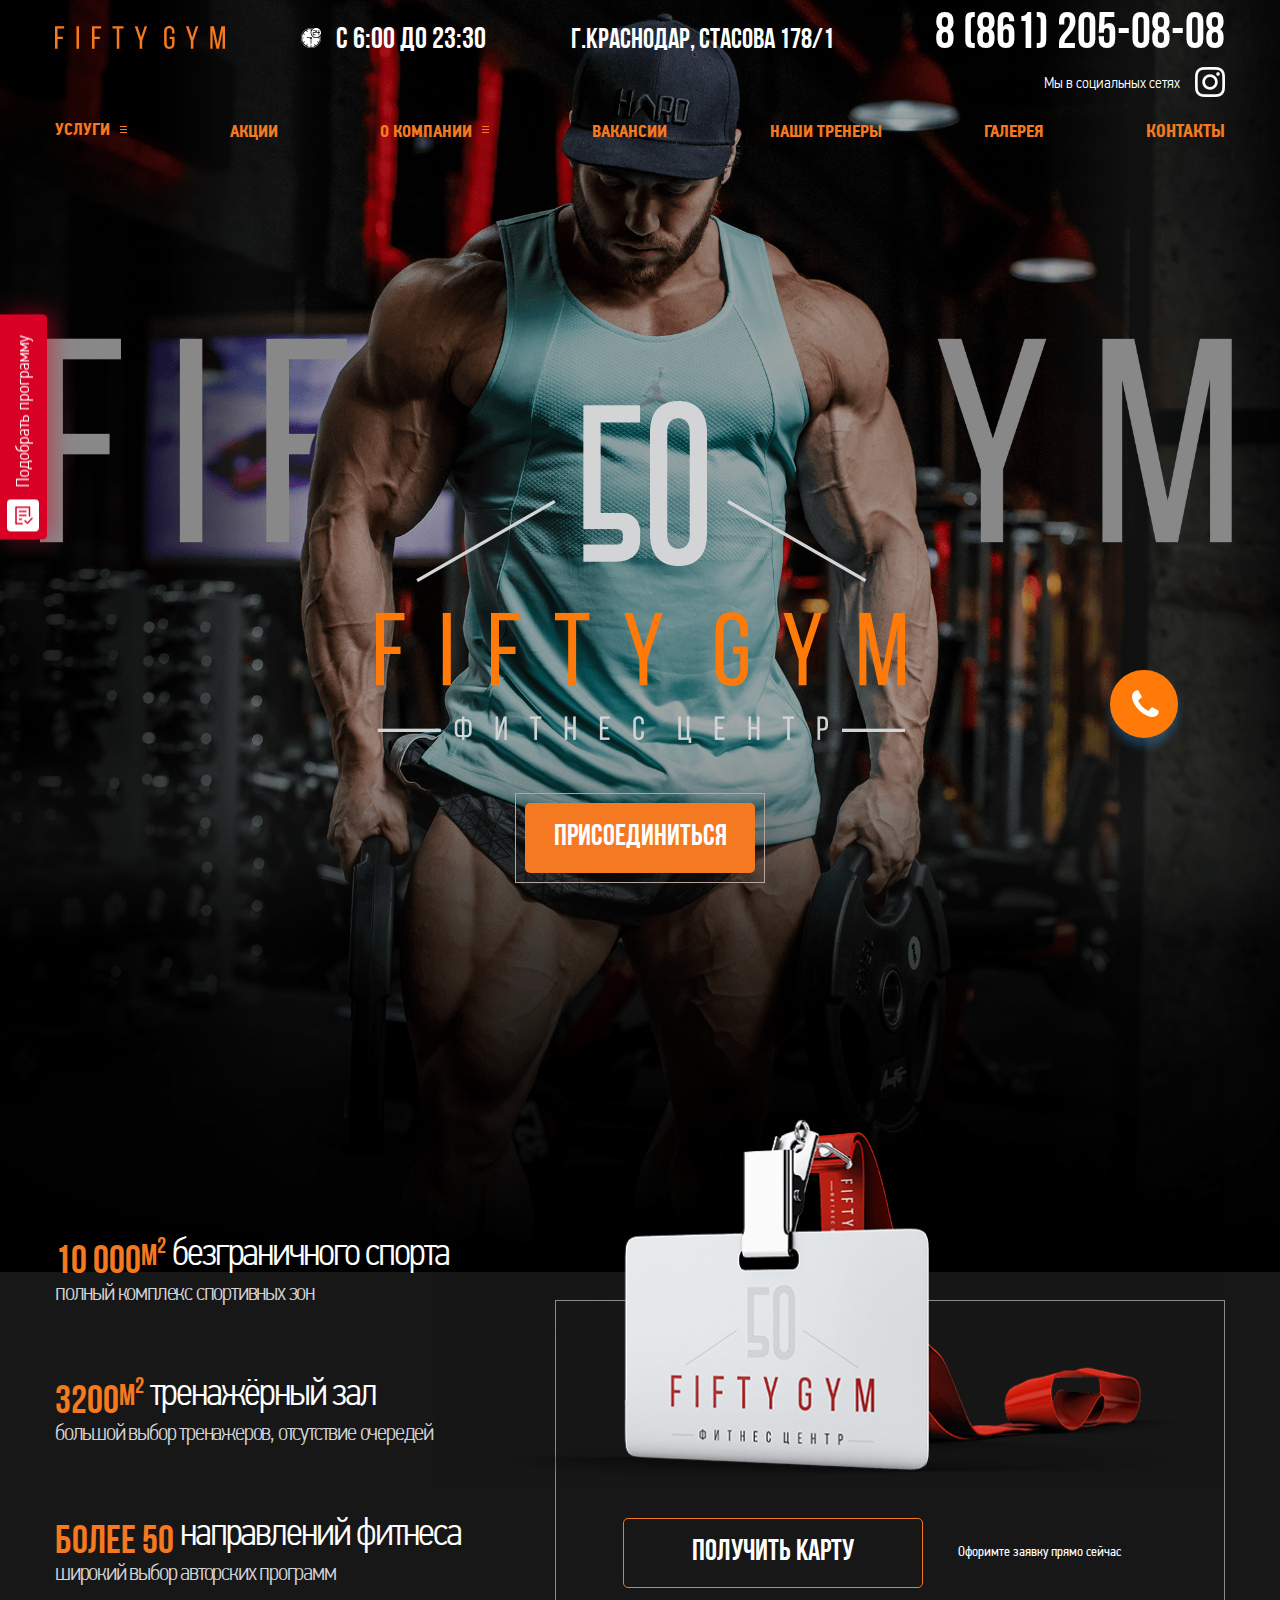
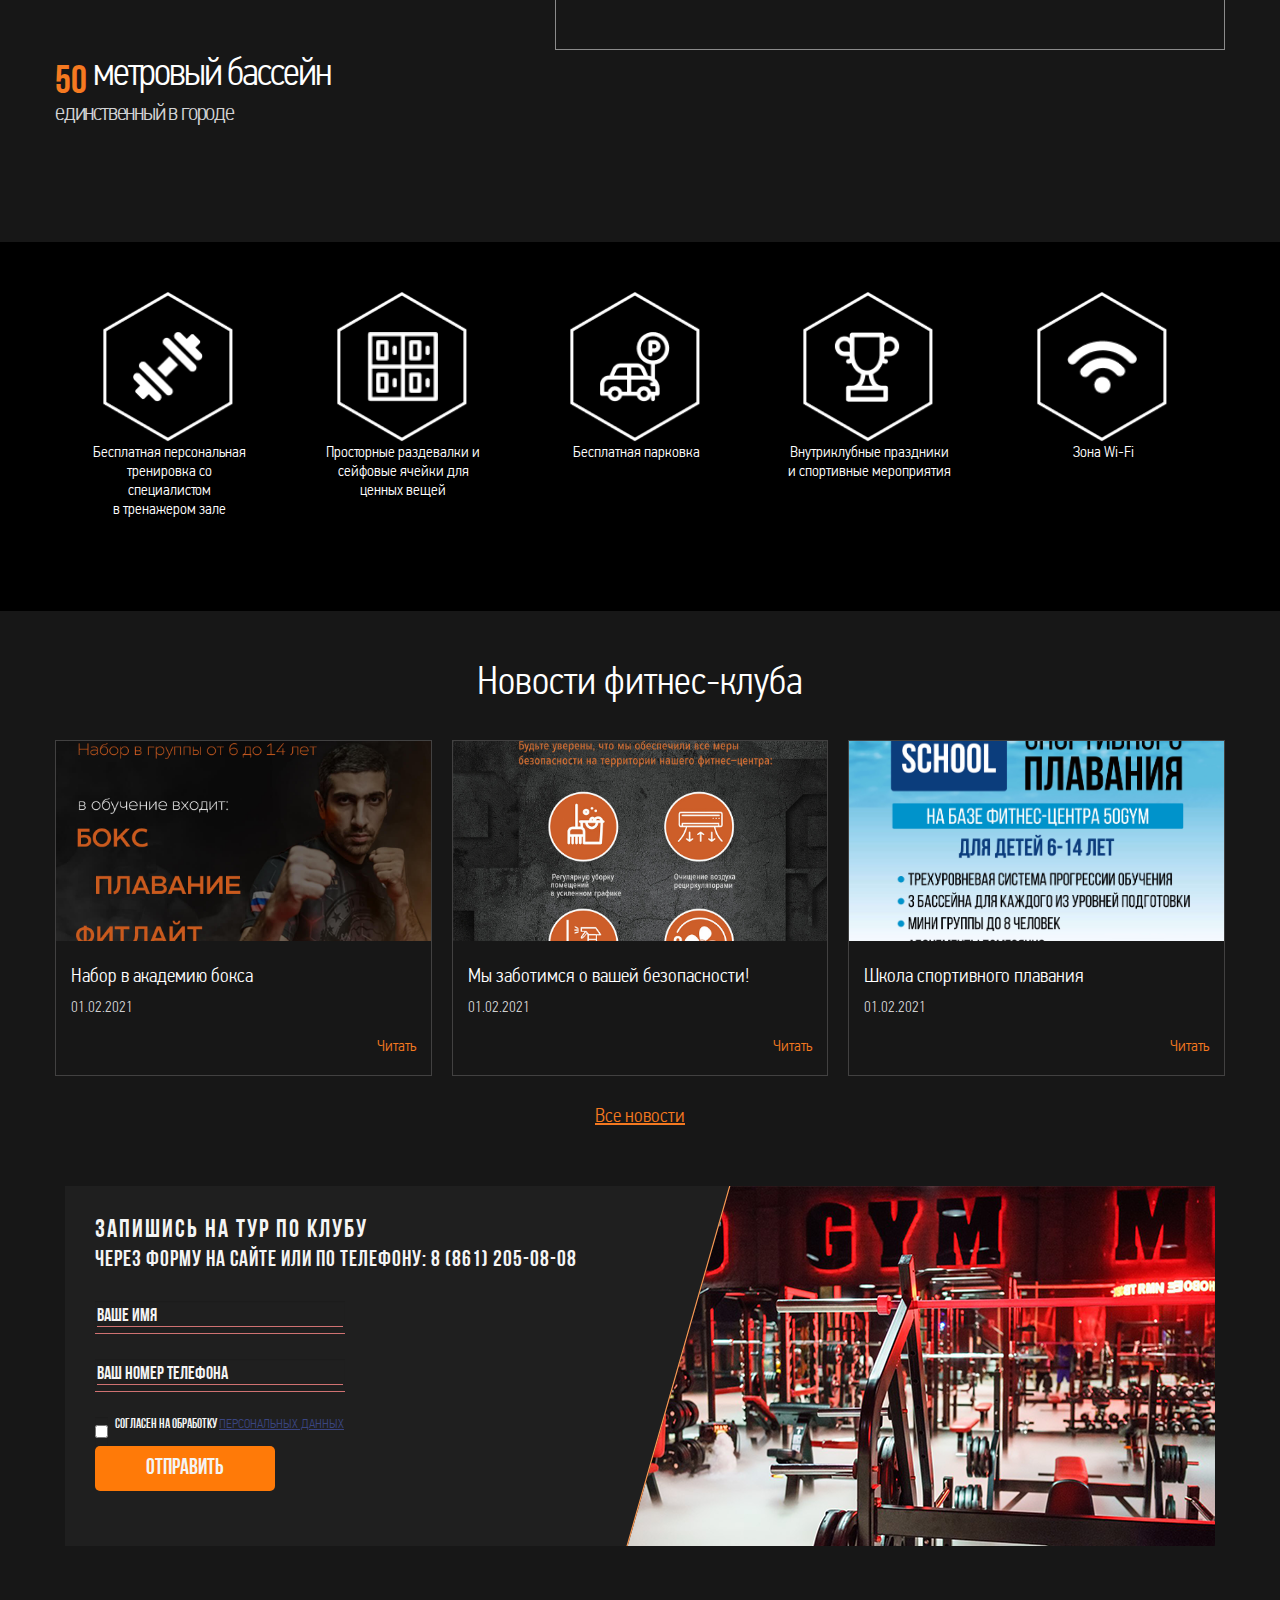
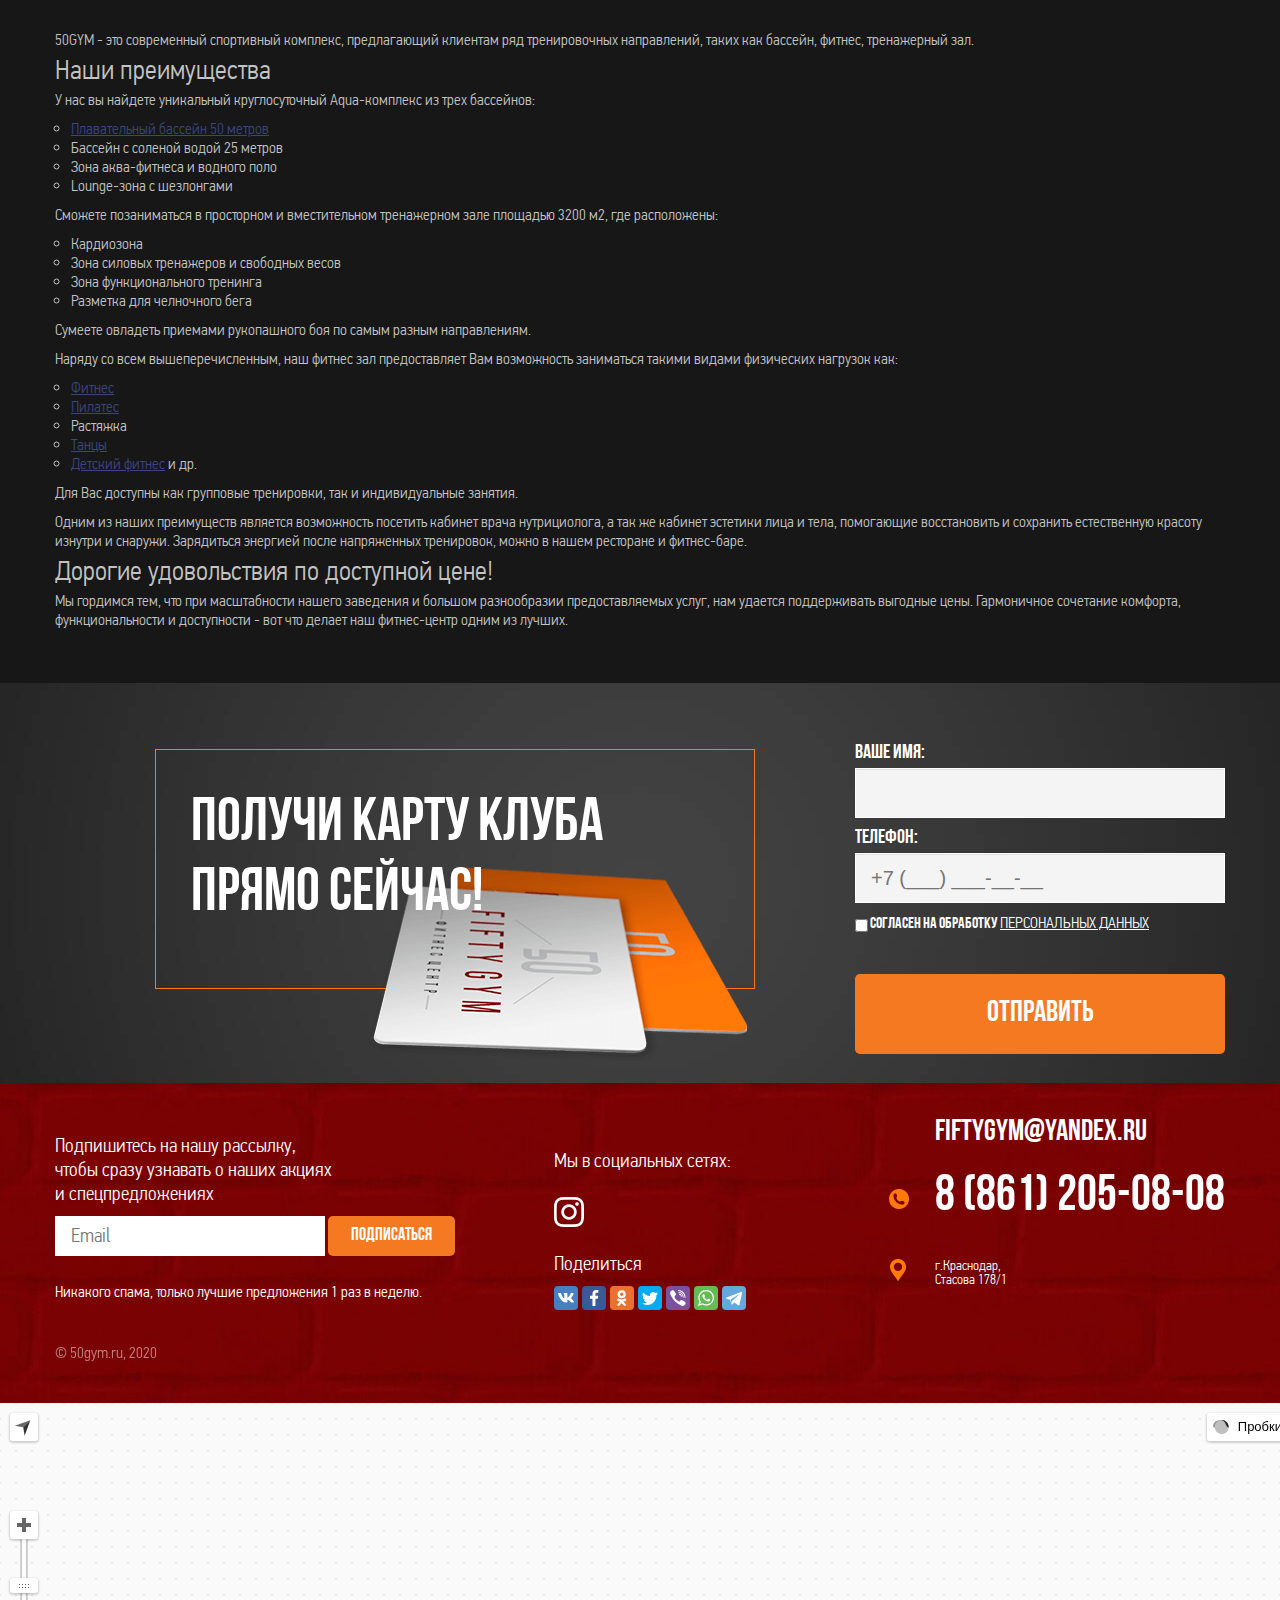
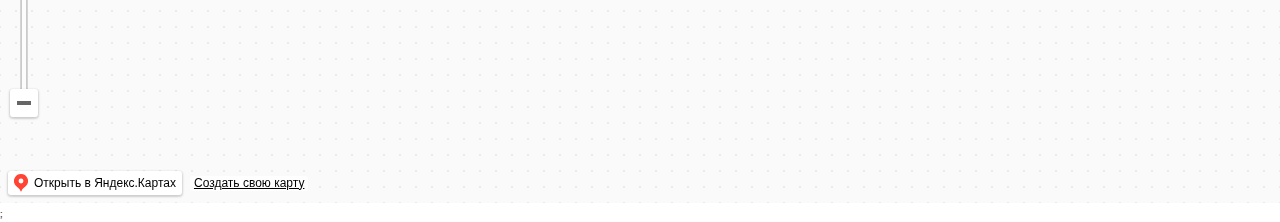
<file: index.html>
<!DOCTYPE html><html xmlns="http://www.w3.org/1999/xhtml" lang="ru"><head>
		<meta charset="UTF-8">
        <!-- <meta name="viewport" content="width=device-width, initial-scale=1.0, maximum-scale=1.0, minimum-scale=1.0, user-scalable=no, target-densitydpi=device-dpi"> -->
        <meta name="viewport" content="initial-scale=1.0, width=device-width">
        <meta name="format-detection" content="telephone=no">
        <meta name="HandheldFriendly" content="true">
        <meta name="MobileOptimized" content="320">

		<!-- Google Tag Manager -->
		
		<!-- End Google Tag Manager -->


        <link rel="shortcut icon" href="favicon.ico" type="image/x-icon">
        <link rel="canonical" href="#">

		<meta name="robots" content="index, follow">
		


<link href="core.css" type="text/css" rel="stylesheet">
<link href="style.css" type="text/css" rel="stylesheet">
<link href="owl.carousel.min.css" type="text/css" data-template-style="true" rel="stylesheet">
<link href="jquery.fancybox.min.css" type="text/css" data-template-style="true" rel="stylesheet">
<link href="font-awesome.css" type="text/css" data-template-style="true" rel="stylesheet">
<link href="reset.css" type="text/css" data-template-style="true" rel="stylesheet">
<link href="font.css" type="text/css" data-template-style="true" rel="stylesheet">
<link href="global.css" type="text/css" data-template-style="true" rel="stylesheet">
<link href="styles.css" type="text/css" data-template-style="true" rel="stylesheet">
<link href="adaptive.css" type="text/css" data-template-style="true" rel="stylesheet">
<link href="blog.css" type="text/css" data-template-style="true" rel="stylesheet">
<link href="style-1.css" type="text/css" data-template-style="true" rel="stylesheet">
<link href="bootstrap.min.css" type="text/css" data-template-style="true" rel="stylesheet">
<link href="bootstrapValidator.min.css" type="text/css" data-template-style="true" rel="stylesheet">
<link href="style-2.css" type="text/css" data-template-style="true" rel="stylesheet">
<link href="style-3.css" type="text/css" data-template-style="true" rel="stylesheet">
<link href="style-4.css" type="text/css" data-template-style="true" rel="stylesheet">
<link href="template_styles.css" type="text/css" data-template-style="true" rel="stylesheet">
		










		




		<meta name="description" content="Фитнес-клуб 50 GYM в Краснодаре. Звоните! Приходите! ☎ 8 (861) 205-08-08">
		<meta http-equiv="content-type" content="text/html; charset=UTF-8">

        <title>Фитнес-клуб 50 GYM в Краснодаре</title>

		<meta property="og:title" content="Фитнес-клуб 50 GYM в Краснодаре">
		<meta property="og:image" content="#">
		<meta property="og:type" content="article">
		<meta property="og:url" content="#">
		<meta property="og:description" content="Фитнес-клуб 50 GYM в Краснодаре. Звоните! Приходите! ☎ 8 (861) 205-08-08">

        
		<meta name="cmsmagazine" content="aac62819c8bb0de60719e630b8cbd982">

<!-- Facebook Pixel Code -->

<noscript><img height="1" width="1" style="display:none" src="tr.gif"></noscript>

<!-- End Facebook Pixel Code -->
    <style>.marquiz__scroll-fix{overflow:hidden}.marquiz__bg{top:0;bottom:0;left:0;right:0;background:rgba(25,25,25,0.89);visibility:hidden;position:fixed;opacity:0;z-index:-10000;overflow-x:hidden;overflow-y:auto;overflow-scrolling:touch;-webkit-overflow-scrolling:touch;display:-ms-flexbox;display:flex;-ms-flex-align:center;align-items:center;-ms-flex-pack:center;justify-content:center}.marquiz__modal{visibility:hidden;z-index:100010;position:relative;max-width:1200px;width:80%}#marquiz__close{position:absolute;right:-40px;top:-40px;height:45px;width:45px;cursor:pointer;background:url("edec31d16c6430ba53071ed1baa5c0494fcc9983.svg") no-repeat 100% 0;background-size:16px;background-position:center;border:none;z-index:100020;box-sizing:border-box;padding:0;opacity:.6}#marquiz__close:hover{opacity:1}@media (max-width:1023px){#marquiz__close{background:url("95ea2a9f48a0be3cf10d8b53581eb0f9b8ae6ebd.svg") no-repeat;background-size:26px;background-position:center;height:25px;width:25px}}@media (max-width:1023px){.marquiz__modal{top:0;left:0;right:0;bottom:0;margin:0;position:absolute;width:100%}#marquiz__close{right:0;top:0}}.icon-quiz{vertical-align:baseline}.marquiz__button{display:inline-block;font-weight:500;text-align:center;vertical-align:middle;-webkit-user-select:none;-moz-user-select:none;-ms-user-select:none;user-select:none;transition:all .2s ease-out;color:var(--marquiz-button-text-color,#fff) !important;border:1px solid var(--marquiz-button-color,#d34085);background-color:var(--marquiz-button-color,#d34085);padding:18px 21px;font-size:22px;line-height:1;cursor:pointer;text-decoration:none !important;overflow:hidden;position:relative}.marquiz__button:hover,.marquiz__button:focus{color:var(--marquiz-button-text-color,#fff) !important;filter:brightness(105%);text-decoration:none !important}.marquiz__button_shadow{box-shadow:1.7px 5.8px 21px 0 var(--marquiz-button-alpha-color,var(--marquiz-button-color))}.marquiz__button_blicked:after{content:'';position:absolute;top:-50%;bottom:-50%;background:linear-gradient(90deg,rgba(255,255,255,0.1),rgba(255,255,255,0.6) 100%);width:45px;transform:skewX(-22deg);left:-65%;animation-name:blick;animation-duration:3s;animation-iteration-count:infinite}@keyframes blick{60%{left:100%}to{left:130%}}.marquiz__button_rounded{border-radius:50px}.marquiz__button_fixed{transition:none;height:48px;line-height:1.5;box-sizing:border-box;white-space:nowrap;display:-ms-inline-flexbox;display:inline-flex;padding:7px 20px 7px 7px;font-size:19px}.marquiz__button_fixed span{display:-ms-flexbox;display:flex;-ms-flex-pack:center;justify-content:center;-ms-flex-align:center;align-items:center}@media (max-width:768px){.marquiz__button_fixed{display:-ms-flexbox;display:flex;-ms-flex-pack:center;justify-content:center;-ms-flex-align:center;align-items:center;transform:none !important;width:55px;height:55px;line-height:55px;border-radius:50px !important;bottom:20px;top:auto !important}.marquiz__button_fixed-left{left:15px !important;padding:0 !important}.marquiz__button_fixed-right{right:15px !important;left:auto !important;padding:0 !important}.marquiz__button_fixed .marquiz__text,.marquiz__button_fixed .script__buttonText{display:none}}.marquiz__button_fixed.marquiz__button_rounded{border-radius:0 0 10px 10px}.marquiz__button_fixed.marquiz__button_shadow{box-shadow:1.7px 5.8px 21px 0 var(--marquiz-button-alpha-color,var(--marquiz-button-color))}.marquiz__button_fixed-left{position:fixed;left:0;transform:rotate(-90deg) translate(-40.2%,0%);transform-origin:calc(0% - 1px) 0%;top:50%;z-index:99999;border-radius:4px}.marquiz__button_fixed-left.marquiz__button_rounded{border-radius:0 0 4px 4px}.marquiz__button_fixed-right{position:fixed;left:calc(100% - 48px);-ms-flex-direction:row-reverse;flex-direction:row-reverse;transform:rotate(-90deg) translate(-40.2%,0%);transform-origin:calc(0% - 1px) 0%;top:50%;padding:7px 20px 7px 7px;z-index:99999}.marquiz__button_fixed-right.marquiz__button_rounded{border-radius:4px 4px 0 0}.marquiz__button_fixed .icon-quiz{height:32px;width:32px;padding:7px 5px 7px 7px;border-radius:4px;background:var(--color-text,#fff);box-sizing:border-box;transform:rotate(90deg);margin-right:12px}.marquiz__button_fixed .icon-quiz path{fill:var(--color,var(--marquiz-button-color,#d34085))}@media (max-width:768px){.marquiz__button_fixed .icon-quiz{height:30px;width:30px;margin-right:0 !important;transform:rotate(0) !important}}.marquiz__button_red{background-color:#f86c6b;border-color:#f86c6b}.marquiz__button_yellow{background-color:#f8cb00;border-color:#f8cb00;color:#000}.marquiz__button_yellow:hover,.marquiz__button_yellow:focus{color:#000}.marquiz__button_blue{background-color:#20a8d8;border-color:#20a8d8}.marquiz__button_green{background-color:#4dbd74;border-color:#4dbd74}.marquiz__container{width:100%;text-align:center}.marquiz__container_inline{display:-ms-flexbox;display:flex;-ms-flex-pack:center;justify-content:center;width:100%;max-width:1024px;margin:0 auto;height:auto;min-height:600px;background:rgba(255,255,255,0.2) url("") no-repeat calc(50% + 40px) center;background-size:160px}.marquiz__container_inline .marquiz__button{display:none}@media (max-width:767px){.marquiz__container_inline{min-height:0;height:auto;background:none}.marquiz__container_inline .marquiz__button{display:inline-block}.marquiz__container_inline .marquiz__inline-frame{display:none}}.marquiz__frame{display:none;height:100%;width:100%;background:#fff;transition:height .2s ease-in}.marquiz__frame::-webkit-scrollbar{width:0}@media (min-width:1200px) and (max-width:1439px){.marquiz__frame{height:590px}}@media (min-width:1024px) and (max-width:1199px){.marquiz__frame{height:560px}}@media (min-width:1200px) and (max-width:1439px){.marquiz__modal{width:75%}}@media (min-width:1440px){.marquiz__frame{height:650px}}.marquiz__bg_open{visibility:visible;z-index:2147483647;opacity:1}.marquiz__bg_open .marquiz__modal{visibility:visible}.marquiz__frame_open{display:block;width:100%}</style><style>.marquiz-pops__bonus-count{width:14px;height:14px;display:-ms-flexbox;display:flex;-ms-flex-pack:center;justify-content:center;-ms-flex-align:center;align-items:center;border-radius:50%;position:absolute;top:-5px;right:-5px;box-shadow:0 3px 6px 0 rgba(0,0,0,0.33);background-color:#ed0000;color:#fff;font-size:9px;overflow:hidden}.marquiz-pops__bonus-icon{margin-right:15px;position:relative}.marquiz-pops__bonus-icon path{fill:var(--marquiz-pop-svg-color,#fff)}.marquiz-pops{animation-name:marquiz__pop-fade-in_down;animation-duration:.5s;animation-timing-function:ease-in;opacity:0;animation-fill-mode:both;text-rendering:optimizelegibility;position:fixed;top:0;z-index:99990;width:100%;display:none;box-sizing:border-box;height:60px;background-color:var(--marquiz-pop-background-color,#d34085)}@keyframes marquiz__pop-fade-in_down{0%{transform:translate3d(0,-70px,0);opacity:0;pointer-events:none}100%{transform:translate3d(0,0,0);opacity:1;pointer-events:auto}}.marquiz__icon-quiz{width:30px;margin:0 auto}.marquiz__icon-quiz path{fill:var(--marquiz-pop-svg-color,#fff)}.marquiz-pops{text-indent:0 !important}.marquiz-pops_position .marquiz-pops__bonus{display:none}.marquiz-pops_position_bottom{animation-name:marquiz__pop-fade-in_up;animation-duration:.5s;animation-timing-function:ease-in;opacity:0;animation-fill-mode:both;bottom:0;top:auto}@keyframes marquiz__pop-fade-in_up{0%{transform:translate3d(0,70px,0);opacity:0;pointer-events:none}100%{transform:translate3d(0,0,0);opacity:1;pointer-events:auto}}.marquiz-pops_position_bottom-left{animation-name:marquiz__pop-fade-in_up;animation-duration:.5s;animation-timing-function:ease-in;opacity:0;animation-fill-mode:both;bottom:0;top:auto}@keyframes marquiz__pop-fade-in_up{0%{transform:translate3d(0,70px,0);opacity:0;pointer-events:none}100%{transform:translate3d(0,0,0);opacity:1;pointer-events:auto}}.marquiz-pops_position_bottom-right{animation-name:marquiz__pop-fade-in_up;animation-duration:.5s;animation-timing-function:ease-in;opacity:0;animation-fill-mode:both;bottom:0;top:auto}@keyframes marquiz__pop-fade-in_up{0%{transform:translate3d(0,70px,0);opacity:0;pointer-events:none}100%{transform:translate3d(0,0,0);opacity:1;pointer-events:auto}}.marquiz-pops_blicked:after{content:'';will-change:left;position:absolute;transform:skewX(-22deg);width:45px;height:100%;opacity:0;left:0%;animation-delay:2s;pointer-events:none;background:linear-gradient(90deg,rgba(255,255,255,0.1),rgba(255,255,255,0.6) 100%);animation-name:marquiz__pop-blick;animation-duration:5s;animation-timing-function:ease-in-out;animation-iteration-count:infinite}@keyframes marquiz__pop-blick{0%{opacity:0}20%{opacity:1}27%{opacity:0}40%{opacity:0;left:100%}100%{opacity:0}}.marquiz-pops_shadowed{box-shadow:0 0 12px 0 var(--marquiz-pop-background-color,#d34085)}.marquiz-pops_pulse:before{box-shadow:0 0 0 var(--marquiz-pop-color-pulse);animation:marquiz__pop-pulse 6s infinite linear;will-change:box-shadow;pointer-events:none;border-radius:4px;content:'';position:absolute;width:100%;height:100%}@keyframes marquiz__pop-pulse{0%{box-shadow:0 0 0 0 var(--marquiz-pop-color-pulse)}30%{box-shadow:0 0 0 15px var(--marquiz-pop-color-pulse-alpha)}100%{box-shadow:0 0 0 0 var(--marquiz-pop-color-pulse-alpha)}}.marquiz-pops__body{display:-ms-inline-flexbox;display:inline-flex;width:calc(100% - 60px);min-width:calc(100% - 60px);box-sizing:border-box;text-decoration:none !important;color:var(--marquiz-pop-text-color,#fff) !important}.marquiz-pops__content{display:-ms-inline-flexbox;display:inline-flex;width:calc(100% - 60px);-ms-flex-direction:column;flex-direction:column;-ms-flex-pack:center;justify-content:center;box-sizing:border-box;padding-left:10px;-ms-flex-negative:1;flex-shrink:1}.marquiz-pops__content-text{text-decoration:none;font-size:14px;text-overflow:ellipsis;white-space:nowrap;overflow:hidden;line-height:16px;font-weight:bold}.marquiz-pops__content-title{overflow:hidden;font-weight:bold;white-space:nowrap;font-size:10px;line-height:12px;text-overflow:ellipsis;text-transform:uppercase;opacity:.7;padding-bottom:2px;letter-spacing:1px}.marquiz-pops__icon{display:-ms-flexbox;display:flex;width:44px;overflow:hidden;border-radius:4px;-ms-flex-negative:0;flex-shrink:0;margin:8px 0 8px 10px}.marquiz-pops__close-wrapper{width:60px;height:60px;display:-ms-flexbox;display:flex;-ms-flex-pack:center;justify-content:center;-ms-flex-align:center;align-items:center;-ms-flex-negative:0;flex-shrink:0;background-image:linear-gradient(to left,rgba(0,0,0,0.1),rgba(0,0,0,0));cursor:pointer}.marquiz-pops__close{width:60px;height:60px;display:-ms-flexbox;display:flex;-ms-flex-pack:center;justify-content:center;-ms-flex-align:center;align-items:center;text-align:center;font-size:28px}.marquiz-pops__close svg{fill:var(--marquiz-pop-close-color,#fff);width:12px;height:12px}.marquiz-pops__bonus{display:none;background:rgba(0,0,0,0.1);border-radius:35px 0 0 35px;-ms-flex-negative:0;flex-shrink:0;-ms-flex-positive:1;flex-grow:1;box-sizing:border-box;-ms-flex-align:center;align-items:center;padding-left:20px;padding-right:10px;margin-left:30px;font-size:14px;font-weight:600}@media (min-width:800px){.marquiz-pops{height:70px}.marquiz-pops__content{width:100%;width:auto;overflow:hidden}.marquiz-pops__icon{width:54px}.marquiz-pops__bonus{display:-ms-flexbox;display:flex;-ms-flex-positive:2;flex-grow:2;box-sizing:border-box}.marquiz-pops__close-wrapper{width:70px;height:70px;background-color:rgba(0,0,0,0.2)}.marquiz-pops__close{background-image:none;width:70px;height:70px}.marquiz-pops__close svg{width:12px;height:12px}.marquiz-pops__body{width:calc(100% - 70px);min-width:calc(100% - 70px)}.marquiz-pops_position{max-width:450px;margin:15px;border-radius:4px;height:54px;width:auto}.marquiz-pops_position.marquiz-pops_rounded{border-radius:60px !important}.marquiz-pops_position.marquiz-pops_pulse:before{border-radius:60px !important}.marquiz-pops_position .marquiz-pops__body{width:auto;padding-right:22px}.marquiz-pops_position .marquiz-pops__content{padding-left:0}.marquiz-pops_position .marquiz-pops__close-wrapper{position:absolute;width:22px;height:22px;top:-3px;right:-3px;background:unset}.marquiz-pops_position .marquiz-pops__close{width:21px;height:21px;background:#f7f7f7;font-size:14px;font-weight:600;border-radius:50%;position:fixed;display:-ms-flexbox;display:flex;-ms-flex-align:center;align-items:center;-ms-flex-pack:center;justify-content:center}.marquiz-pops_position .marquiz-pops__close svg{fill:#000;width:7px;height:7px}.marquiz-pops_position .marquiz-pops__icon{width:54px;border-radius:4px 0 0 4px;margin:0}.marquiz-pops_position .marquiz__icon-quiz{width:18px}.marquiz-pops_position_bottom-left{animation-name:marquiz__pop-fade-in_right;animation-duration:.5s;animation-timing-function:ease-in;opacity:0;animation-fill-mode:both;left:0}@keyframes marquiz__pop-fade-in_right{0%{transform:translate3d(-200px,0,0);opacity:0;pointer-events:none}100%{transform:translate3d(0,0,0);opacity:1;pointer-events:auto}}.marquiz-pops_position_bottom-right{animation-name:marquiz__pop-fade-in_left;animation-duration:.5s;animation-timing-function:ease-in;opacity:0;animation-fill-mode:both;right:0}@keyframes marquiz__pop-fade-in_left{0%{transform:translate3d(200px,0,0);opacity:0;pointer-events:none}100%{transform:translate3d(0,0,0);opacity:1;pointer-events:auto}}.marquiz-pops_position_top-left{animation-name:marquiz__pop-fade-in_right;animation-duration:.5s;animation-timing-function:ease-in;opacity:0;animation-fill-mode:both;left:0}@keyframes marquiz__pop-fade-in_right{0%{transform:translate3d(-200px,0,0);opacity:0;pointer-events:none}100%{transform:translate3d(0,0,0);opacity:1;pointer-events:auto}}.marquiz-pops_position_top-right{animation-name:marquiz__pop-fade-in_left;animation-duration:.5s;animation-timing-function:ease-in;opacity:0;animation-fill-mode:both;right:0}@keyframes marquiz__pop-fade-in_left{0%{transform:translate3d(200px,0,0);opacity:0;pointer-events:none}100%{transform:translate3d(0,0,0);opacity:1;pointer-events:auto}}}</style><style type="text/css">.ya-share2,
.ya-share2 * {
  line-height: normal;
}
.ya-share2 :link:hover,
.ya-share2 :visited:hover {
  color: #000 !important;
}
.ya-share2 input {
  color: inherit;
  font: inherit;
  margin: 0;
  line-height: normal;
}
.ya-share2__messenger-frame {
  display: none;
}
.ya-share2__container.ya-share2__container_color-scheme_blackwhite .ya-share2__badge,
.ya-share2__container.ya-share2__container_color-scheme_blackwhite .ya-share2__mobile-popup-badge {
  background-color: #000;
}
.ya-share2__container.ya-share2__container_color-scheme_whiteblack .ya-share2__badge,
.ya-share2__container.ya-share2__container_color-scheme_whiteblack .ya-share2__mobile-popup-badge {
  background-color: #fff;
}
.ya-share2__container.ya-share2__container_color-scheme_whiteblack .ya-share2__popup-body .ya-share2__mobile-popup-badge {
  background-color: #f2f2f2;
}
.ya-share2__container_shape_round .ya-share2__badge {
  border-radius: 50px;
}
.ya-share2__container_shape_round .ya-share2__icon {
  background-position: center;
}
.ya-share2__container_size_l {
  font-size: 20px;
}
.ya-share2__container_size_l .ya-share2__badge .ya-share2__icon {
  height: 48px;
  width: 48px;
  background-size: 48px 48px;
}
.ya-share2__container_shape_round.ya-share2__container_size_l .ya-share2__badge .ya-share2__icon:not(.ya-share2__icon_messenger-contact):not(.ya-share2__icon_more):not(.ya-share2__icon_copy) {
  background-size: 40px 40px;
}
.ya-share2__container_size_l .ya-share2__item_copy .ya-share2__icon_copy,
.ya-share2__container_size_l .ya-share2__item_more .ya-share2__icon_more {
  background-size: 32px 32px;
}
.ya-share2__container_size_l .ya-share2__title {
  line-height: 48px;
}
.ya-share2__container_size_l .ya-share2__badge + .ya-share2__title {
  margin-left: 16px;
}
.ya-share2__container_size_l .ya-share2__popup:not(.ya-share2__popup_mobile) {
  border-radius: 16px;
  box-shadow: 0px 16px 48px rgba(0,0,0,0.18), 0px 0px 8px rgba(0,0,0,0.1);
}
.ya-share2__container_size_l .ya-share2__popup:not(.ya-share2__popup_mobile) .ya-share2__item,
.ya-share2__container_size_l.ya-share2__container_as-popup .ya-share2__item {
  padding: 2px 16px;
}
.ya-share2__container_size_l .ya-share2__popup:not(.ya-share2__popup_mobile) > :first-child:not(:empty),
.ya-share2__container_size_l.ya-share2__container_as-popup > :first-child:not(:empty),
.ya-share2__container_size_l .ya-share2__popup:not(.ya-share2__popup_mobile) > :first-child:empty + :last-child:not(:empty):not(.ya-share2__copied-tooltip),
.ya-share2__container_size_l.ya-share2__container_as-popup > :first-child:empty + :last-child:not(:empty):not(.ya-share2__copied-tooltip) {
  padding-top: 8px;
}
.ya-share2__container_size_l .ya-share2__popup:not(.ya-share2__popup_mobile) > :last-child:not(:empty):not(.ya-share2__copied-tooltip),
.ya-share2__container_size_l.ya-share2__container_as-popup > :last-child:not(:empty):not(.ya-share2__copied-tooltip) {
  padding-bottom: 8px;
}
.ya-share2__container_size_l .ya-share2__popup_direction_bottom {
  top: 56px;
}
.ya-share2__container_size_l .ya-share2__popup_direction_top {
  bottom: 56px;
}
.ya-share2__container_size_l.ya-share2__container_alone .ya-share2__popup_direction_bottom,
.ya-share2__container_size_l .ya-share2__item_more.ya-share2__item_has-pretty-view .ya-share2__popup_direction_bottom {
  top: 72px;
}
.ya-share2__container_size_l.ya-share2__container_alone .ya-share2__popup_direction_top,
.ya-share2__container_size_l .ya-share2__item_more.ya-share2__item_has-pretty-view .ya-share2__popup_direction_top {
  bottom: 72px;
}
.ya-share2__container_size_l .ya-share2__item_more.ya-share2__item_has-pretty-view .ya-share2__link_more {
  padding: 8px 32px 8px 16px;
  font-size: 22px;
}
.ya-share2__container_size_l .ya-share2__item_more.ya-share2__item_has-pretty-view .ya-share2__link_more.ya-share2__link_more-button-type_short {
  padding: 8px;
  border: none;
  background: rgba(0,0,0,0.07);
}
.ya-share2__container_size_l .ya-share2__item_more.ya-share2__item_has-pretty-view .ya-share2__link_more .ya-share2__title {
  margin-left: 6px;
}
.ya-share2__container_size_l .ya-share2__messenger-contacts {
  margin-bottom: 12px;
}
.ya-share2__container_size_l .ya-share2__messenger-contacts::before {
  width: 16px;
  height: 16px;
  bottom: -7px;
  left: 32px;
}
.ya-share2__container_size_m {
  font-size: 13px;
}
.ya-share2__container_size_m .ya-share2__badge .ya-share2__icon {
  height: 24px;
  width: 24px;
  background-size: 24px 24px;
}
.ya-share2__container_shape_round.ya-share2__container_size_m .ya-share2__badge .ya-share2__icon:not(.ya-share2__icon_messenger-contact):not(.ya-share2__icon_more):not(.ya-share2__icon_copy) {
  background-size: 20px 20px;
}
.ya-share2__container_size_m .ya-share2__item_copy .ya-share2__icon_copy,
.ya-share2__container_size_m .ya-share2__item_more .ya-share2__icon_more {
  background-size: 16px 16px;
}
.ya-share2__container_size_m .ya-share2__title {
  line-height: 24px;
}
.ya-share2__container_size_m .ya-share2__badge + .ya-share2__title {
  margin-left: 10px;
}
.ya-share2__container_size_m .ya-share2__popup:not(.ya-share2__popup_mobile) {
  border-radius: 8px;
  box-shadow: 0px 8px 24px rgba(0,0,0,0.18), 0px 0px 4px rgba(0,0,0,0.1);
}
.ya-share2__container_size_m .ya-share2__popup:not(.ya-share2__popup_mobile) .ya-share2__item,
.ya-share2__container_size_m.ya-share2__container_as-popup .ya-share2__item {
  padding: 2px 8px;
}
.ya-share2__container_size_m .ya-share2__popup:not(.ya-share2__popup_mobile) > :first-child:not(:empty),
.ya-share2__container_size_m.ya-share2__container_as-popup > :first-child:not(:empty),
.ya-share2__container_size_m .ya-share2__popup:not(.ya-share2__popup_mobile) > :first-child:empty + :last-child:not(:empty):not(.ya-share2__copied-tooltip),
.ya-share2__container_size_m.ya-share2__container_as-popup > :first-child:empty + :last-child:not(:empty):not(.ya-share2__copied-tooltip) {
  padding-top: 8px;
}
.ya-share2__container_size_m .ya-share2__popup:not(.ya-share2__popup_mobile) > :last-child:not(:empty):not(.ya-share2__copied-tooltip),
.ya-share2__container_size_m.ya-share2__container_as-popup > :last-child:not(:empty):not(.ya-share2__copied-tooltip) {
  padding-bottom: 8px;
}
.ya-share2__container_size_m .ya-share2__popup_direction_bottom {
  top: 28px;
}
.ya-share2__container_size_m .ya-share2__popup_direction_top {
  bottom: 28px;
}
.ya-share2__container_size_m.ya-share2__container_alone .ya-share2__popup_direction_bottom,
.ya-share2__container_size_m .ya-share2__item_more.ya-share2__item_has-pretty-view .ya-share2__popup_direction_bottom {
  top: 36px;
}
.ya-share2__container_size_m.ya-share2__container_alone .ya-share2__popup_direction_top,
.ya-share2__container_size_m .ya-share2__item_more.ya-share2__item_has-pretty-view .ya-share2__popup_direction_top {
  bottom: 36px;
}
.ya-share2__container_size_m .ya-share2__item_more.ya-share2__item_has-pretty-view .ya-share2__link_more {
  padding: 4px 16px 4px 8px;
  font-size: 15px;
}
.ya-share2__container_size_m .ya-share2__item_more.ya-share2__item_has-pretty-view .ya-share2__link_more.ya-share2__link_more-button-type_short {
  padding: 4px;
  border: none;
  background: rgba(0,0,0,0.07);
}
.ya-share2__container_size_m .ya-share2__item_more.ya-share2__item_has-pretty-view .ya-share2__link_more .ya-share2__title {
  margin-left: 2px;
}
.ya-share2__container_size_m .ya-share2__messenger-contacts {
  margin-bottom: 6px;
}
.ya-share2__container_size_m .ya-share2__messenger-contacts::before {
  width: 10px;
  height: 10px;
  bottom: -4px;
  left: 15px;
}
.ya-share2__container_size_s {
  font-size: 12px;
}
.ya-share2__container_size_s .ya-share2__badge .ya-share2__icon {
  height: 18px;
  width: 18px;
  background-size: 18px 18px;
}
.ya-share2__container_shape_round.ya-share2__container_size_s .ya-share2__badge .ya-share2__icon:not(.ya-share2__icon_messenger-contact):not(.ya-share2__icon_more):not(.ya-share2__icon_copy) {
  background-size: 16px 16px;
}
.ya-share2__container_size_s .ya-share2__item_copy .ya-share2__icon_copy,
.ya-share2__container_size_s .ya-share2__item_more .ya-share2__icon_more {
  background-size: 12px 12px;
}
.ya-share2__container_size_s .ya-share2__title {
  line-height: 18px;
}
.ya-share2__container_size_s .ya-share2__badge + .ya-share2__title {
  margin-left: 6px;
}
.ya-share2__container_size_s .ya-share2__popup:not(.ya-share2__popup_mobile) {
  border-radius: 6px;
  box-shadow: 0px 6px 18px rgba(0,0,0,0.18), 0px 0px 3px rgba(0,0,0,0.1);
}
.ya-share2__container_size_s .ya-share2__popup:not(.ya-share2__popup_mobile) .ya-share2__item,
.ya-share2__container_size_s.ya-share2__container_as-popup .ya-share2__item {
  padding: 2px 6px;
}
.ya-share2__container_size_s .ya-share2__popup:not(.ya-share2__popup_mobile) > :first-child:not(:empty),
.ya-share2__container_size_s.ya-share2__container_as-popup > :first-child:not(:empty),
.ya-share2__container_size_s .ya-share2__popup:not(.ya-share2__popup_mobile) > :first-child:empty + :last-child:not(:empty):not(.ya-share2__copied-tooltip),
.ya-share2__container_size_s.ya-share2__container_as-popup > :first-child:empty + :last-child:not(:empty):not(.ya-share2__copied-tooltip) {
  padding-top: 6px;
}
.ya-share2__container_size_s .ya-share2__popup:not(.ya-share2__popup_mobile) > :last-child:not(:empty):not(.ya-share2__copied-tooltip),
.ya-share2__container_size_s.ya-share2__container_as-popup > :last-child:not(:empty):not(.ya-share2__copied-tooltip) {
  padding-bottom: 6px;
}
.ya-share2__container_size_s .ya-share2__popup_direction_bottom {
  top: 21px;
}
.ya-share2__container_size_s .ya-share2__popup_direction_top {
  bottom: 21px;
}
.ya-share2__container_size_s.ya-share2__container_alone .ya-share2__popup_direction_bottom,
.ya-share2__container_size_s .ya-share2__item_more.ya-share2__item_has-pretty-view .ya-share2__popup_direction_bottom {
  top: 27px;
}
.ya-share2__container_size_s.ya-share2__container_alone .ya-share2__popup_direction_top,
.ya-share2__container_size_s .ya-share2__item_more.ya-share2__item_has-pretty-view .ya-share2__popup_direction_top {
  bottom: 27px;
}
.ya-share2__container_size_s .ya-share2__item_more.ya-share2__item_has-pretty-view .ya-share2__link_more {
  padding: 3px 12px 3px 6px;
  font-size: 14px;
}
.ya-share2__container_size_s .ya-share2__item_more.ya-share2__item_has-pretty-view .ya-share2__link_more.ya-share2__link_more-button-type_short {
  padding: 3px;
  border: none;
  background: rgba(0,0,0,0.07);
}
.ya-share2__container_size_s .ya-share2__item_more.ya-share2__item_has-pretty-view .ya-share2__link_more .ya-share2__title {
  margin-left: 1px;
}
.ya-share2__container_size_s .ya-share2__messenger-contacts {
  margin-bottom: 4.5px;
}
.ya-share2__container_size_s .ya-share2__messenger-contacts::before {
  width: 8px;
  height: 8px;
  bottom: -3px;
  left: 11px;
}
.ya-share2__container_mobile .ya-share2__icon {
  background-position: center;
  background-repeat: no-repeat;
}
.ya-share2__container_mobile.ya-share2__container_size_l .ya-share2__icon {
  height: 56px;
  width: 56px;
}
.ya-share2__container_mobile.ya-share2__container_size_l .ya-share2__title {
  line-height: 56px;
}
.ya-share2__container_mobile.ya-share2__container_size_m .ya-share2__icon {
  height: 32px;
  width: 32px;
}
.ya-share2__container_mobile.ya-share2__container_size_m .ya-share2__title {
  line-height: 32px;
}
.ya-share2__container_mobile.ya-share2__container_size_s .ya-share2__icon {
  height: 24px;
  width: 24px;
}
.ya-share2__container_mobile.ya-share2__container_size_s .ya-share2__title {
  line-height: 24px;
}
.ya-share2__list.ya-share2__list_direction_horizontal {
  margin-top: -2px;
}
.ya-share2__list.ya-share2__list_direction_horizontal > .ya-share2__item {
  display: inline-block;
  vertical-align: top;
  padding: 0;
  margin: 2px 4px 0 0;
}
.ya-share2__list.ya-share2__list_direction_horizontal > .ya-share2__item:last-child {
  margin-right: 0;
}
.ya-share2__list.ya-share2__list_direction_horizontal > .ya-share2__item > .ya-share2__link > .ya-share2__title {
  display: none;
}
.ya-share2__list.ya-share2__list_direction_vertical > .ya-share2__item {
  display: block;
  margin: 4px 0;
}
.ya-share2__list.ya-share2__list_direction_vertical > .ya-share2__item:first-child {
  margin-top: 0;
}
.ya-share2__list.ya-share2__list_direction_vertical > .ya-share2__item:last-child {
  margin-bottom: 0;
}
.ya-share2__popup {
  position: absolute;
  display: none;
  z-index: 9999;
  background-color: #fff;
}
.ya-share2__popup_visible {
  display: block;
}
.ya-share2__popup_direction_auto {
  visibility: hidden;
}
.ya-share2__popup_direction_bottom,
.ya-share2__popup_direction_top {
  visibility: visible;
}
.ya-share2__popup_list-direction_horizontal {
  right: 0;
}
.ya-share2__popup_list-direction_vertical {
  left: 0;
}
.ya-share2__popup_x-direction_left {
  right: 0;
  left: auto;
}
.ya-share2__popup_x-direction_right {
  left: 0;
  right: auto;
}
.ya-share2__popup,
.ya-share2__container_as-popup {
  text-align: left;
}
.ya-share2__popup .ya-share2__list .ya-share2__item,
.ya-share2__popup .ya-share2__messenger-contacts-list_desktop .ya-share2__item,
.ya-share2__container_as-popup .ya-share2__list .ya-share2__item,
.ya-share2__container_as-popup .ya-share2__messenger-contacts-list_desktop .ya-share2__item {
  margin: 0;
}
.ya-share2__popup .ya-share2__list .ya-share2__item:hover,
.ya-share2__popup .ya-share2__messenger-contacts-list_desktop .ya-share2__item:hover,
.ya-share2__container_as-popup .ya-share2__list .ya-share2__item:hover,
.ya-share2__container_as-popup .ya-share2__messenger-contacts-list_desktop .ya-share2__item:hover,
.ya-share2__popup .ya-share2__list .ya-share2__item:focus,
.ya-share2__popup .ya-share2__messenger-contacts-list_desktop .ya-share2__item:focus,
.ya-share2__container_as-popup .ya-share2__list .ya-share2__item:focus,
.ya-share2__container_as-popup .ya-share2__messenger-contacts-list_desktop .ya-share2__item:focus {
  background: rgba(0,0,0,0.03);
}
.ya-share2__popup .ya-share2__list .ya-share2__item:active,
.ya-share2__popup .ya-share2__messenger-contacts-list_desktop .ya-share2__item:active,
.ya-share2__container_as-popup .ya-share2__list .ya-share2__item:active,
.ya-share2__container_as-popup .ya-share2__messenger-contacts-list_desktop .ya-share2__item:active {
  background: rgba(0,0,0,0.05);
}
.ya-share2__popup .ya-share2__list .ya-share2__item:hover,
.ya-share2__popup .ya-share2__messenger-contacts-list_desktop .ya-share2__item:hover,
.ya-share2__container_as-popup .ya-share2__list .ya-share2__item:hover,
.ya-share2__container_as-popup .ya-share2__messenger-contacts-list_desktop .ya-share2__item:hover,
.ya-share2__popup .ya-share2__list .ya-share2__item:focus,
.ya-share2__popup .ya-share2__messenger-contacts-list_desktop .ya-share2__item:focus,
.ya-share2__container_as-popup .ya-share2__list .ya-share2__item:focus,
.ya-share2__container_as-popup .ya-share2__messenger-contacts-list_desktop .ya-share2__item:focus,
.ya-share2__popup .ya-share2__list .ya-share2__item:active,
.ya-share2__popup .ya-share2__messenger-contacts-list_desktop .ya-share2__item:active,
.ya-share2__container_as-popup .ya-share2__list .ya-share2__item:active,
.ya-share2__container_as-popup .ya-share2__messenger-contacts-list_desktop .ya-share2__item:active {
  opacity: 1;
}
.ya-share2__container_color-scheme_whiteblack.ya-share2__popup .ya-share2__list .ya-share2__item:hover .ya-share2__badge,
.ya-share2__container_color-scheme_whiteblack.ya-share2__popup .ya-share2__messenger-contacts-list_desktop .ya-share2__item:hover .ya-share2__badge,
.ya-share2__container_color-scheme_whiteblack.ya-share2__container_as-popup .ya-share2__list .ya-share2__item:hover .ya-share2__badge,
.ya-share2__container_color-scheme_whiteblack.ya-share2__container_as-popup .ya-share2__messenger-contacts-list_desktop .ya-share2__item:hover .ya-share2__badge,
.ya-share2__container_color-scheme_whiteblack.ya-share2__popup .ya-share2__list .ya-share2__item:focus .ya-share2__badge,
.ya-share2__container_color-scheme_whiteblack.ya-share2__popup .ya-share2__messenger-contacts-list_desktop .ya-share2__item:focus .ya-share2__badge,
.ya-share2__container_color-scheme_whiteblack.ya-share2__container_as-popup .ya-share2__list .ya-share2__item:focus .ya-share2__badge,
.ya-share2__container_color-scheme_whiteblack.ya-share2__container_as-popup .ya-share2__messenger-contacts-list_desktop .ya-share2__item:focus .ya-share2__badge,
.ya-share2__container_color-scheme_whiteblack.ya-share2__popup .ya-share2__list .ya-share2__item:active .ya-share2__badge,
.ya-share2__container_color-scheme_whiteblack.ya-share2__popup .ya-share2__messenger-contacts-list_desktop .ya-share2__item:active .ya-share2__badge,
.ya-share2__container_color-scheme_whiteblack.ya-share2__container_as-popup .ya-share2__list .ya-share2__item:active .ya-share2__badge,
.ya-share2__container_color-scheme_whiteblack.ya-share2__container_as-popup .ya-share2__messenger-contacts-list_desktop .ya-share2__item:active .ya-share2__badge,
.ya-share2__container_color-scheme_normal.ya-share2__popup .ya-share2__list .ya-share2__item:hover.ya-share2__item_copy .ya-share2__badge,
.ya-share2__container_color-scheme_normal.ya-share2__popup .ya-share2__messenger-contacts-list_desktop .ya-share2__item:hover.ya-share2__item_copy .ya-share2__badge,
.ya-share2__container_color-scheme_normal.ya-share2__container_as-popup .ya-share2__list .ya-share2__item:hover.ya-share2__item_copy .ya-share2__badge,
.ya-share2__container_color-scheme_normal.ya-share2__container_as-popup .ya-share2__messenger-contacts-list_desktop .ya-share2__item:hover.ya-share2__item_copy .ya-share2__badge,
.ya-share2__container_color-scheme_normal.ya-share2__popup .ya-share2__list .ya-share2__item:focus.ya-share2__item_copy .ya-share2__badge,
.ya-share2__container_color-scheme_normal.ya-share2__popup .ya-share2__messenger-contacts-list_desktop .ya-share2__item:focus.ya-share2__item_copy .ya-share2__badge,
.ya-share2__container_color-scheme_normal.ya-share2__container_as-popup .ya-share2__list .ya-share2__item:focus.ya-share2__item_copy .ya-share2__badge,
.ya-share2__container_color-scheme_normal.ya-share2__container_as-popup .ya-share2__messenger-contacts-list_desktop .ya-share2__item:focus.ya-share2__item_copy .ya-share2__badge,
.ya-share2__container_color-scheme_normal.ya-share2__popup .ya-share2__list .ya-share2__item:active.ya-share2__item_copy .ya-share2__badge,
.ya-share2__container_color-scheme_normal.ya-share2__popup .ya-share2__messenger-contacts-list_desktop .ya-share2__item:active.ya-share2__item_copy .ya-share2__badge,
.ya-share2__container_color-scheme_normal.ya-share2__container_as-popup .ya-share2__list .ya-share2__item:active.ya-share2__item_copy .ya-share2__badge,
.ya-share2__container_color-scheme_normal.ya-share2__container_as-popup .ya-share2__messenger-contacts-list_desktop .ya-share2__item:active.ya-share2__item_copy .ya-share2__badge {
  background: transparent;
}
.ya-share2__container .ya-share2__messenger-contacts_desktop {
  background-color: #f5f5f5;
  position: relative;
}
.ya-share2__container .ya-share2__messenger-contacts_desktop:empty {
  display: none;
}
.ya-share2__container .ya-share2__messenger-contacts_desktop::before {
  content: '';
  transform: rotate(45deg);
  position: absolute;
  background-color: #f5f5f5;
}
.ya-share2__container .ya-share2__messenger-contacts_desktop .ya-share2__messenger-contacts-list {
  margin: 0;
  padding-left: 0;
}
.ya-share2__container .ya-share2__messenger-contacts_desktop .ya-share2__item {
  display: block;
}
.ya-share2__container .ya-share2__messenger-contacts_desktop .ya-share2__badge {
  background: none;
}
.ya-share2__container .ya-share2__messenger-contacts_desktop .ya-share2__icon {
  border-radius: 50px;
}
.ya-share2__container .ya-share2__messenger-contacts_desktop + .ya-share2__list {
  display: block;
}
.ya-share2__container.ya-share2__container_mobile .ya-share2__scroll-hider {
  height: 97px;
  overflow: hidden;
  padding-bottom: 16px;
}
.ya-share2__container.ya-share2__container_mobile .ya-share2__scroll-hider .ya-share2__messenger-contacts_mobile {
  overflow-x: scroll;
}
.ya-share2__container.ya-share2__container_mobile .ya-share2__scroll-hider .ya-share2__messenger-contacts_mobile:empty {
  display: none;
}
.ya-share2__container.ya-share2__container_mobile .ya-share2__scroll-hider .ya-share2__messenger-contacts_mobile .ya-share2__messenger-contacts-list {
  white-space: nowrap;
  height: 97px;
}
.ya-share2__container.ya-share2__container_mobile .ya-share2__scroll-hider + .ya-share2__header {
  border-top: 1px solid rgba(0,0,0,0.1);
}
.ya-share2__container.ya-share2__container_mobile .ya-share2__scroll-hider ~ .ya-share2__scroll-hider .ya-share2__popup-tile-wrapper {
  overflow-x: scroll;
}
.ya-share2__container.ya-share2__container_mobile .ya-share2__scroll-hider ~ .ya-share2__scroll-hider .ya-share2__popup-tile-wrapper .ya-share2__popup-tile {
  white-space: nowrap;
  height: 97px;
}
.ya-share2__container.ya-share2__container_mobile .ya-share2__scroll-hider .ya-share2__mobile-popup-badge {
  width: 56px;
  height: 56px;
  border-radius: 28px;
}
.ya-share2__container.ya-share2__container_mobile .ya-share2__scroll-hider .ya-share2__messenger-contacts-list .ya-share2__mobile-popup-badge {
  background: none;
}
.ya-share2__container.ya-share2__container_mobile .ya-share2__scroll-hider .ya-share2__item {
  width: 23%;
}
@media (min-width: 460px) {
  .ya-share2__container.ya-share2__container_mobile .ya-share2__scroll-hider .ya-share2__item {
    width: 18.6%;
  }
}
@media (min-width: 600px) {
  .ya-share2__container.ya-share2__container_mobile .ya-share2__scroll-hider .ya-share2__item {
    width: 15.6%;
  }
}
.ya-share2__popup.ya-share2__popup_mobile.ya-share2__popup_visible {
  position: fixed;
  top: 0;
  right: 0;
  bottom: 0;
  left: 0;
  margin: 0;
  padding: 0;
  border: 0;
  background: transparent;
  color: rgba(0,0,0,0.8);
}
.ya-share2__popup.ya-share2__popup_mobile.ya-share2__popup_visible .ya-share2__popup-overlay {
  position: absolute;
  z-index: 1;
  top: 0;
  left: 0;
  width: 100%;
  height: 100%;
  background-color: rgba(0,0,0,0.3);
  animation: overlayAppearance 0.2s cubic-bezier(0.42, 0, 1, 1) forwards;
}
.ya-share2__popup.ya-share2__popup_mobile.ya-share2__popup_visible .ya-share2__popup-content {
  display: flex;
  position: absolute;
  padding: 0;
  z-index: 2;
  bottom: 0;
  box-sizing: border-box;
  flex-direction: column;
  width: 100%;
  max-height: 70%;
  animation: popupAppearance 0.2s forwards;
}
.ya-share2__popup-content .ya-share2__popup-header {
  display: flex;
  align-items: center;
  min-height: 40px;
  padding: 14px 12px 14px 16px;
  border-bottom: 1px solid rgba(0,0,0,0.1);
  border-radius: 16px 16px 0 0;
  background-color: #fff;
}
.ya-share2__popup-content .ya-share2__popup-header .ya-share2__og-image,
.ya-share2__popup-content .ya-share2__popup-header .ya-share2__icon_og-image-stub,
.ya-share2__popup-content .ya-share2__popup-header .ya-share2__icon_closing-cross {
  flex-shrink: 0;
}
.ya-share2__popup-content .ya-share2__popup-header .ya-share2__popup-description {
  flex: 1;
  hyphens: auto;
  align-self: center;
  display: -webkit-box;
  max-height: 34px;
  margin: 0 8px 0 14px;
  overflow: hidden;
  font-size: 15px;
  line-height: 17px;
  text-overflow: ellipsis;
  word-break: break-word;
  -webkit-line-clamp: 2;
  -webkit-box-orient: vertical;
}
.ya-share2__popup-content .ya-share2__popup-body {
  overflow: auto;
  background-color: #fff;
}
.ya-share2__popup-content .ya-share2__popup-body .ya-share2__header {
  font-weight: 500;
  font-size: 18px;
  line-height: 20px;
  padding: 18px 16px 0;
  margin: 0;
}
.ya-share2__popup-content .ya-share2__messenger-contacts-list,
.ya-share2__popup-content .ya-share2__popup-tile {
  padding: 20px 12px 0;
  margin: 0;
}
.ya-share2__popup-content .ya-share2__messenger-contacts-list .ya-share2__item,
.ya-share2__popup-content .ya-share2__popup-tile .ya-share2__item {
  width: 25%;
  padding: 0;
  margin: 0 0 20px;
}
@media (min-width: 460px) {
  .ya-share2__popup-content .ya-share2__messenger-contacts-list .ya-share2__item,
  .ya-share2__popup-content .ya-share2__popup-tile .ya-share2__item {
    width: 20%;
  }
}
@media (min-width: 600px) {
  .ya-share2__popup-content .ya-share2__messenger-contacts-list .ya-share2__item,
  .ya-share2__popup-content .ya-share2__popup-tile .ya-share2__item {
    width: 16.66%;
  }
}
.ya-share2__popup-content .ya-share2__messenger-contacts-list .ya-share2__item .ya-share2__link,
.ya-share2__popup-content .ya-share2__popup-tile .ya-share2__item .ya-share2__link {
  width: 100%;
  height: 100%;
  color: rgba(0,0,0,0.8);
}
.ya-share2__popup-content .ya-share2__messenger-contacts-list .ya-share2__item .ya-share2__native-share-fake-link,
.ya-share2__popup-content .ya-share2__popup-tile .ya-share2__item .ya-share2__native-share-fake-link {
  display: inline-block;
  width: 100%;
  height: 100%;
}
.ya-share2__popup-content .ya-share2__messenger-contacts-list .ya-share2__mobile-popup-badge,
.ya-share2__popup-content .ya-share2__popup-tile .ya-share2__mobile-popup-badge {
  display: block;
  width: 52px;
  height: 52px;
  margin: 0 auto;
  border-radius: 26px;
}
.ya-share2__popup-content .ya-share2__messenger-contacts-list .ya-share2__mobile-popup-badge .ya-share2__icon,
.ya-share2__popup-content .ya-share2__popup-tile .ya-share2__mobile-popup-badge .ya-share2__icon {
  width: 100%;
  height: 100%;
  background-size: 32px;
  background-clip: content-box;
}
.ya-share2__popup-content .ya-share2__messenger-contacts-list .ya-share2__mobile-popup-badge .ya-share2__icon_messenger-contact,
.ya-share2__popup-content .ya-share2__popup-tile .ya-share2__mobile-popup-badge .ya-share2__icon_messenger-contact {
  background-size: 56px;
  border-radius: 50%;
}
.ya-share2__popup-content .ya-share2__messenger-contacts-list .ya-share2__mobile-popup-service-title,
.ya-share2__popup-content .ya-share2__popup-tile .ya-share2__mobile-popup-service-title {
  max-height: 15px;
  margin-top: 10px;
  padding: 0 4px;
  overflow: hidden;
  font-size: 13px;
  line-height: 15px;
  text-align: center;
  text-overflow: ellipsis;
}
.ya-share2__popup-content .ya-share2__icon {
  background-size: auto;
}
.ya-share2__popup-content .ya-share2__icon.ya-share2__og-image,
.ya-share2__popup-content .ya-share2__icon.ya-share2__icon_og-image-stub {
  box-sizing: border-box;
  width: 36px;
  height: 36px;
  border-radius: 6px;
}
.ya-share2__popup-content .ya-share2__icon.ya-share2__og-image {
  background-position: center;
  background-size: cover;
}
.ya-share2__popup-content .ya-share2__icon.ya-share2__icon_og-image-stub {
  padding: 6px;
  background-color: rgba(0,0,0,0.05);
  background-image: url("");
}
.ya-share2__popup-content .ya-share2__icon.ya-share2__icon_closing-cross {
  box-sizing: border-box;
  cursor: pointer;
  width: 40px;
  height: 40px;
  padding: 10px;
  background-image: url("");
}
.ya-share2__popup-content .ya-share2__icon.ya-share2__icon_closing-cross:hover {
  opacity: 0.8;
}
.ya-share2__popup-content .ya-share2__icon.ya-share2__icon_closing-cross:active {
  opacity: 0.6;
}
.ya-share2__popup-content .ya-share2__item.ya-share2__item_copy.ya-share2__item_copy-link-button .ya-share2__icon_copy-icon {
  width: 15px;
  height: 14px;
  opacity: 1;
  background-image: url("");
}
.ya-share2__popup-content .ya-share2__mobile-popup-badge.ya-share2__mobile-popup-badge_native-share {
  border: 1px solid rgba(0,0,0,0.15);
  background: #fff;
  box-sizing: border-box;
}
.ya-share2__popup-content .ya-share2__mobile-popup-badge.ya-share2__mobile-popup-badge_native-share .ya-share2__icon {
  background-image: url("");
}
.ya-share2__popup-content .ya-share2__mobile-popup-copy-link .ya-share2__item.ya-share2__item_copy.ya-share2__item_copy-link-button {
  display: flex;
  align-items: center;
  margin: 8px auto 32px;
  padding: 12px 20px;
  border: 1px solid rgba(0,0,0,0.15);
  border-radius: 12px;
  background-color: #fff;
  font-size: 15px;
  line-height: 20px;
  color: #000;
}
.ya-share2__popup-content .ya-share2__mobile-popup-copy-link .ya-share2__item.ya-share2__item_copy.ya-share2__item_copy-link-button .ya-share2__link-title {
  padding-left: 8px;
}
.ya-share2__copied-tooltip {
  display: none;
  z-index: 9999;
  position: fixed;
  bottom: 6px;
  left: 50%;
  padding: 12px 20px;
  transform: translateX(-50%);
  border-radius: 22px;
  background: #fff;
  box-shadow: 0px 4px 12px rgba(0,0,0,0.15), 0px 0px 2px rgba(0,0,0,0.05);
  color: rgba(0,0,0,0.8);
  font-size: 15px;
  line-height: 20px;
  white-space: nowrap;
}
.ya-share2__copied-tooltip_shown {
  display: block;
  animation: tooltipAppearance 2s ease-out forwards;
}
@media (min-width: 721px) {
  .ya-share2__popup.ya-share2__popup_mobile.ya-share2__popup_visible {
    display: flex;
    justify-content: center;
    align-items: center;
  }
  .ya-share2__popup.ya-share2__popup_mobile.ya-share2__popup_visible .ya-share2__popup-content {
    width: 720px;
    min-height: 310px;
    padding: 20px 0;
    bottom: auto;
  }
  .ya-share2__popup.ya-share2__popup_mobile.ya-share2__popup_visible .ya-share2__popup-content .ya-share2__popup-body {
    border-radius: 0 0 16px 16px;
  }
}
@-moz-keyframes tooltipAppearance {
  0% {
    transform: translate(-50%, 0px);
    opacity: 0;
  }
  8% {
    transform: translate(-50%, -10px);
    opacity: 1;
  }
  92% {
    transform: translate(-50%, -10px);
    opacity: 1;
  }
  100% {
    transform: translate(-50%, 0px);
    opacity: 0;
  }
}
@-webkit-keyframes tooltipAppearance {
  0% {
    transform: translate(-50%, 0px);
    opacity: 0;
  }
  8% {
    transform: translate(-50%, -10px);
    opacity: 1;
  }
  92% {
    transform: translate(-50%, -10px);
    opacity: 1;
  }
  100% {
    transform: translate(-50%, 0px);
    opacity: 0;
  }
}
@-o-keyframes tooltipAppearance {
  0% {
    transform: translate(-50%, 0px);
    opacity: 0;
  }
  8% {
    transform: translate(-50%, -10px);
    opacity: 1;
  }
  92% {
    transform: translate(-50%, -10px);
    opacity: 1;
  }
  100% {
    transform: translate(-50%, 0px);
    opacity: 0;
  }
}
@keyframes tooltipAppearance {
  0% {
    transform: translate(-50%, 0px);
    opacity: 0;
  }
  8% {
    transform: translate(-50%, -10px);
    opacity: 1;
  }
  92% {
    transform: translate(-50%, -10px);
    opacity: 1;
  }
  100% {
    transform: translate(-50%, 0px);
    opacity: 0;
  }
}
@-moz-keyframes overlayAppearance {
  from {
    opacity: 0;
  }
  to {
    opacity: 1;
  }
}
@-webkit-keyframes overlayAppearance {
  from {
    opacity: 0;
  }
  to {
    opacity: 1;
  }
}
@-o-keyframes overlayAppearance {
  from {
    opacity: 0;
  }
  to {
    opacity: 1;
  }
}
@keyframes overlayAppearance {
  from {
    opacity: 0;
  }
  to {
    opacity: 1;
  }
}
@-moz-keyframes popupAppearance {
  from {
    transform: translateY(100%);
  }
  to {
    transform: translateY(0);
  }
}
@-webkit-keyframes popupAppearance {
  from {
    transform: translateY(100%);
  }
  to {
    transform: translateY(0);
  }
}
@-o-keyframes popupAppearance {
  from {
    transform: translateY(100%);
  }
  to {
    transform: translateY(0);
  }
}
@keyframes popupAppearance {
  from {
    transform: translateY(100%);
  }
  to {
    transform: translateY(0);
  }
}
.ya-share2__container,
.ya-share2__container .ya-share2__item {
  font-family: 'YS Text', Arial, sans-serif;
}
.ya-share2__list,
.ya-share2__badge,
.ya-share2__icon {
  display: inline-block;
  vertical-align: top;
}
.ya-share2__title {
  display: inline-block;
  vertical-align: bottom;
}
.ya-share2__list {
  padding: 0;
  margin: 0;
  list-style-type: none;
}
.ya-share2__link {
  display: block;
}
.ya-share2__item {
  display: inline-block;
  font-family: 'YS Text', Arial, sans-serif;
}
.ya-share2__item:not(.ya-share2__item_more):hover,
.ya-share2__item.ya-share2__item_more > .ya-share2__link:hover,
.ya-share2__item:not(.ya-share2__item_more):focus,
.ya-share2__item.ya-share2__item_more > .ya-share2__link:focus {
  cursor: pointer;
  opacity: 0.85;
}
.ya-share2__item:not(.ya-share2__item_more):active,
.ya-share2__item.ya-share2__item_more > .ya-share2__link:active {
  opacity: 0.7;
}
.ya-share2__link {
  text-decoration: none;
  white-space: nowrap;
}
.ya-share2__badge {
  border-radius: 4px;
  color: #fff;
  overflow: hidden;
  position: relative;
}
.ya-share2__container_mobile .ya-share2__badge {
  border-radius: 50%;
}
.ya-share2__title {
  color: #000;
}
.ya-share2__item_more {
  position: relative;
}
.ya-share2__item_more .ya-share2__link_more .ya-share2__title {
  display: none;
}
.ya-share2__item_more .ya-share2__icon_more {
  background-image: url("");
}
.ya-share2__container_color-scheme_blackwhite .ya-share2__item_more .ya-share2__icon_more {
  background-image: url("");
}
.ya-share2__container_color-scheme_whiteblack .ya-share2__item_more .ya-share2__icon_more {
  background-image: url("");
}
.ya-share2__item_more.ya-share2__item_has-pretty-view .ya-share2__icon_more {
  background-image: url("");
}
.ya-share2__item_more .ya-share2__badge,
.ya-share2__item_copy .ya-share2__badge {
  background: rgba(0,0,0,0.03);
}
.ya-share2__item_more .ya-share2__icon,
.ya-share2__item_copy .ya-share2__icon {
  background-position: center;
  background-repeat: no-repeat;
}
.ya-share2__item_more.ya-share2__item_has-pretty-view .ya-share2__link_more {
  background: rgba(0,0,0,0.03);
  border: 1px solid rgba(0,0,0,0.15);
  border-radius: 50px;
}
.ya-share2__item_more.ya-share2__item_has-pretty-view .ya-share2__link_more:not(.ya-share2__link_more-button-type_short):hover,
.ya-share2__item_more.ya-share2__item_has-pretty-view .ya-share2__link_more:not(.ya-share2__link_more-button-type_short):focus {
  border-color: rgba(0,0,0,0.25);
  opacity: 1;
}
.ya-share2__item_more.ya-share2__item_has-pretty-view .ya-share2__link_more:not(.ya-share2__link_more-button-type_short):active {
  border-color: rgba(0,0,0,0.4);
  opacity: 1;
}
.ya-share2__item_more.ya-share2__item_has-pretty-view .ya-share2__link_more:not(.ya-share2__link_more-button-type_short) .ya-share2__title {
  display: inline-block;
}
.ya-share2__item_more.ya-share2__item_has-pretty-view .ya-share2__badge_more {
  background: transparent;
}
.ya-share2__item_copy .ya-share2__icon {
  background-image: url("");
}
.ya-share2__container_color-scheme_blackwhite .ya-share2__item_copy .ya-share2__icon {
  background-image: url("");
}
.ya-share2__container_color-scheme_whiteblack .ya-share2__item_copy .ya-share2__icon {
  background-image: url("");
}
.ya-share2__item_copy .ya-share2__input_copy {
  display: none;
}
.ya-share2__item_copy .ya-share2__link_copy {
  display: inline-block;
}

.ya-share2__item_service_blogger .ya-share2__badge,
.ya-share2__item_service_blogger .ya-share2__mobile-popup-badge
{
    background-color: #fb8f3d;
}

.ya-share2__item_service_blogger .ya-share2__icon
{
    background-image: url("");
}

.ya-share2__container_color-scheme_whiteblack .ya-share2__item_service_blogger .ya-share2__icon
{
    background-image: url("");
}

.ya-share2__item_service_delicious .ya-share2__badge,
.ya-share2__item_service_delicious .ya-share2__mobile-popup-badge
{
    background-color: #31a9ff;
}

.ya-share2__item_service_delicious .ya-share2__icon
{
    background-image: url("");
}

.ya-share2__container_color-scheme_whiteblack .ya-share2__item_service_delicious .ya-share2__icon
{
    background-image: url("");
}

.ya-share2__item_service_digg .ya-share2__badge,
.ya-share2__item_service_digg .ya-share2__mobile-popup-badge
{
    background-color: #000;
}

.ya-share2__item_service_digg .ya-share2__icon
{
    background-image: url("");
}

.ya-share2__container_color-scheme_whiteblack .ya-share2__item_service_digg .ya-share2__icon
{
    background-image: url("");
}

.ya-share2__item_service_evernote .ya-share2__badge,
.ya-share2__item_service_evernote .ya-share2__mobile-popup-badge
{
    background-color: #24d666;
}

.ya-share2__item_service_evernote .ya-share2__icon
{
    background-image: url("");
}

.ya-share2__container_color-scheme_whiteblack .ya-share2__item_service_evernote .ya-share2__icon
{
    background-image: url("");
}

.ya-share2__item_service_facebook .ya-share2__badge,
.ya-share2__item_service_facebook .ya-share2__mobile-popup-badge
{
    background-color: #3b5998;
}

.ya-share2__item_service_facebook .ya-share2__icon
{
    background-image: url("882cc0fa870a24de3e70603165f66f7562c9fad6.svg");
}

.ya-share2__container_color-scheme_whiteblack .ya-share2__item_service_facebook .ya-share2__icon
{
    background-image: url("");
}

.ya-share2__item_service_linkedin .ya-share2__badge,
.ya-share2__item_service_linkedin .ya-share2__mobile-popup-badge
{
    background-color: #0083be;
}

.ya-share2__item_service_linkedin .ya-share2__icon
{
    background-image: url("");
}

.ya-share2__container_color-scheme_whiteblack .ya-share2__item_service_linkedin .ya-share2__icon
{
    background-image: url("");
}

.ya-share2__item_service_lj .ya-share2__badge,
.ya-share2__item_service_lj .ya-share2__mobile-popup-badge
{
    background-color: #0d425a;
}

.ya-share2__item_service_lj .ya-share2__icon
{
    background-image: url("");
}

.ya-share2__container_color-scheme_whiteblack .ya-share2__item_service_lj .ya-share2__icon
{
    background-image: url("");
}

.ya-share2__item_service_messenger .ya-share2__badge,
.ya-share2__item_service_messenger .ya-share2__mobile-popup-badge
{
    background-color: #03CECE;
}

.ya-share2__item_service_messenger .ya-share2__icon
{
    background-image: url("");
}

.ya-share2__container_color-scheme_whiteblack .ya-share2__item_service_messenger .ya-share2__icon
{
    background-image: url("");
}

.ya-share2__item_service_moimir .ya-share2__badge,
.ya-share2__item_service_moimir .ya-share2__mobile-popup-badge
{
    background-color: #168de2;
}

.ya-share2__item_service_moimir .ya-share2__icon
{
    background-image: url("");
}

.ya-share2__container_color-scheme_whiteblack .ya-share2__item_service_moimir .ya-share2__icon
{
    background-image: url("");
}

.ya-share2__item_service_odnoklassniki .ya-share2__badge,
.ya-share2__item_service_odnoklassniki .ya-share2__mobile-popup-badge
{
    background-color: #eb722e;
}

.ya-share2__item_service_odnoklassniki .ya-share2__icon
{
    background-image: url("2af43e839c41a6781a88bce64db6e91bd79c22d3.svg");
}

.ya-share2__container_color-scheme_whiteblack .ya-share2__item_service_odnoklassniki .ya-share2__icon
{
    background-image: url("");
}

.ya-share2__item_service_pinterest .ya-share2__badge,
.ya-share2__item_service_pinterest .ya-share2__mobile-popup-badge
{
    background-color: #c20724;
}

.ya-share2__item_service_pinterest .ya-share2__icon
{
    background-image: url("");
}

.ya-share2__container_color-scheme_whiteblack .ya-share2__item_service_pinterest .ya-share2__icon
{
    background-image: url("");
}

.ya-share2__item_service_pocket .ya-share2__badge,
.ya-share2__item_service_pocket .ya-share2__mobile-popup-badge
{
    background-color: #ee4056;
}

.ya-share2__item_service_pocket .ya-share2__icon
{
    background-image: url("");
}

.ya-share2__container_color-scheme_whiteblack .ya-share2__item_service_pocket .ya-share2__icon
{
    background-image: url("");
}

.ya-share2__item_service_qzone .ya-share2__badge,
.ya-share2__item_service_qzone .ya-share2__mobile-popup-badge
{
    background-color: #f5b53c;
}

.ya-share2__item_service_qzone .ya-share2__icon
{
    background-image: url("");
}

.ya-share2__container_color-scheme_whiteblack .ya-share2__item_service_qzone .ya-share2__icon
{
    background-image: url("");
}

.ya-share2__item_service_reddit .ya-share2__badge,
.ya-share2__item_service_reddit .ya-share2__mobile-popup-badge
{
    background-color: #ff4500;
}

.ya-share2__item_service_reddit .ya-share2__icon
{
    background-image: url("");
}

.ya-share2__container_color-scheme_whiteblack .ya-share2__item_service_reddit .ya-share2__icon
{
    background-image: url("");
}

.ya-share2__item_service_renren .ya-share2__badge,
.ya-share2__item_service_renren .ya-share2__mobile-popup-badge
{
    background-color: #1760a7;
}

.ya-share2__item_service_renren .ya-share2__icon
{
    background-image: url("");
}

.ya-share2__container_color-scheme_whiteblack .ya-share2__item_service_renren .ya-share2__icon
{
    background-image: url("");
}

.ya-share2__item_service_sinaWeibo .ya-share2__badge,
.ya-share2__item_service_sinaWeibo .ya-share2__mobile-popup-badge
{
    background-color: #c53220;
}

.ya-share2__item_service_sinaWeibo .ya-share2__icon
{
    background-image: url("");
}

.ya-share2__container_color-scheme_whiteblack .ya-share2__item_service_sinaWeibo .ya-share2__icon
{
    background-image: url("");
}

.ya-share2__item_service_skype .ya-share2__badge,
.ya-share2__item_service_skype .ya-share2__mobile-popup-badge
{
    background-color: #00aff0;
}

.ya-share2__item_service_skype .ya-share2__icon
{
    background-image: url("");
}

.ya-share2__container_color-scheme_whiteblack .ya-share2__item_service_skype .ya-share2__icon
{
    background-image: url("");
}

.ya-share2__item_service_surfingbird .ya-share2__badge,
.ya-share2__item_service_surfingbird .ya-share2__mobile-popup-badge
{
    background-color: #30baff;
}

.ya-share2__item_service_surfingbird .ya-share2__icon
{
    background-image: url("");
}

.ya-share2__container_color-scheme_whiteblack .ya-share2__item_service_surfingbird .ya-share2__icon
{
    background-image: url("");
}

.ya-share2__item_service_telegram .ya-share2__badge,
.ya-share2__item_service_telegram .ya-share2__mobile-popup-badge
{
    background-color: #64a9dc;
}

.ya-share2__item_service_telegram .ya-share2__icon
{
    background-image: url("81d4c33b7e3a211ab1cc8a7d3001fac38813490f.svg");
}

.ya-share2__container_color-scheme_whiteblack .ya-share2__item_service_telegram .ya-share2__icon
{
    background-image: url("");
}

.ya-share2__item_service_tencentWeibo .ya-share2__badge,
.ya-share2__item_service_tencentWeibo .ya-share2__mobile-popup-badge
{
    background-color: #53a9d7;
}

.ya-share2__item_service_tencentWeibo .ya-share2__icon
{
    background-image: url("");
}

.ya-share2__container_color-scheme_whiteblack .ya-share2__item_service_tencentWeibo .ya-share2__icon
{
    background-image: url("");
}

.ya-share2__item_service_tumblr .ya-share2__badge,
.ya-share2__item_service_tumblr .ya-share2__mobile-popup-badge
{
    background-color: #547093;
}

.ya-share2__item_service_tumblr .ya-share2__icon
{
    background-image: url("");
}

.ya-share2__container_color-scheme_whiteblack .ya-share2__item_service_tumblr .ya-share2__icon
{
    background-image: url("");
}

.ya-share2__item_service_twitter .ya-share2__badge,
.ya-share2__item_service_twitter .ya-share2__mobile-popup-badge
{
    background-color: #00aced;
}

.ya-share2__item_service_twitter .ya-share2__icon
{
    background-image: url("b8a6b8eda76af68efbb34764e38ba61336c3b4ca.svg");
}

.ya-share2__container_color-scheme_whiteblack .ya-share2__item_service_twitter .ya-share2__icon
{
    background-image: url("");
}

.ya-share2__item_service_viber .ya-share2__badge,
.ya-share2__item_service_viber .ya-share2__mobile-popup-badge
{
    background-color: #7b519d;
}

.ya-share2__item_service_viber .ya-share2__icon
{
    background-image: url("02bf58d68d866d883f24df2f6f1ef7b07b533def.svg");
}

.ya-share2__container_color-scheme_whiteblack .ya-share2__item_service_viber .ya-share2__icon
{
    background-image: url("");
}

.ya-share2__item_service_vkontakte .ya-share2__badge,
.ya-share2__item_service_vkontakte .ya-share2__mobile-popup-badge
{
    background-color: #4680c2;
}

.ya-share2__item_service_vkontakte .ya-share2__icon
{
    background-image: url("27dad100f94a3bdb016e839f1cad0191aa9aff12.svg");
}

.ya-share2__container_color-scheme_whiteblack .ya-share2__item_service_vkontakte .ya-share2__icon
{
    background-image: url("");
}

.ya-share2__item_service_whatsapp .ya-share2__badge,
.ya-share2__item_service_whatsapp .ya-share2__mobile-popup-badge
{
    background-color: #65bc54;
}

.ya-share2__item_service_whatsapp .ya-share2__icon
{
    background-image: url("d16ab0852ac95e60af3d87535e85398e355faed6.svg");
}

.ya-share2__container_color-scheme_whiteblack .ya-share2__item_service_whatsapp .ya-share2__icon
{
    background-image: url("");
}
</style><style type="text/css">@font-face{font-family:'Didact Gothic';src:url("") format("woff");font-weight:normal;font-style:normal}@font-face{font-family:'Fredoka One';src:url("") format("opentype");font-weight:normal;font-style:normal}
</style><style type="text/css">.App__app-rate-root_3Pwj8aCO[data-v-eefced42]{width:100vw;height:100vh;position:fixed;z-index:9999999999;background:rgba(0,0,0,0.151);top:0px;left:0px;overflow:hidden;display:flex;align-items:center;justify-content:center}.App__app-rate-root_3Pwj8aCO *[data-v-eefced42]{all:initial;line-height:normal;font-family:'Didact Gothic'}.App__app-rate-root_3Pwj8aCO .App__modal_3oqzjl0g[data-v-eefced42]{width:630px;height:450px;display:flex;position:relative;flex-direction:column;align-items:center;background-size:cover;transition:0.2s ease;transform:scale(0.8);opacity:0;padding-top:30px;box-sizing:border-box;overflow:hidden;border-radius:60px}.App__app-rate-root_3Pwj8aCO .App__modal_3oqzjl0g .App__logo_26yDc693[data-v-eefced42]{width:190px;height:auto;box-shadow:0px 6px 17px -10px rgba(0,0,0,0.55);border-radius:50%}.App__app-rate-root_3Pwj8aCO .App__modal_3oqzjl0g .App__title_3Yf-v9xs[data-v-eefced42]{margin-top:10px;font-size:46px;font-weight:normal;color:#259cfe;font-family:"Fredoka One"}.App__app-rate-root_3Pwj8aCO .App__modal_3oqzjl0g .App__subtitle_26MV5W4h[data-v-eefced42]{margin-top:10px;font-size:22px;color:white}.App__app-rate-root_3Pwj8aCO .App__modal_3oqzjl0g .App__benefits_14oMPuu1[data-v-eefced42]{display:flex;align-items:center;justify-content:center;margin-top:35px;margin-left:4px}.App__app-rate-root_3Pwj8aCO .App__modal_3oqzjl0g .App__benefits_14oMPuu1 .App__item_3sI_Wrxz[data-v-eefced42]{display:flex;align-items:center;margin:6px 12px;font-size:14px;color:black}.App__app-rate-root_3Pwj8aCO .App__modal_3oqzjl0g .App__benefits_14oMPuu1 .App__item_3sI_Wrxz img[data-v-eefced42]{margin-right:10px;margin-bottom:-1px;width:14px;height:auto}.App__app-rate-root_3Pwj8aCO .App__modal_3oqzjl0g .App__rate-btn_2bjgK090[data-v-eefced42]{all:initial;margin-top:22px;font-size:18px;color:white;width:170px;display:flex;align-items:center;justify-content:center;background:#ff8d4f;border-bottom:3px solid #d48357;border-radius:10px;padding:13px 20px;box-sizing:border-box;font-family:'Didact Gothic';cursor:pointer}
</style><style type="text/css" data-ymaps="css-modules">.ymaps-2-1-78-node-size-parent-style{visibility:hidden!important;position:absolute;overflow:hidden;width:0;height:0;display:block;zoom:1!important}.ymaps-2-1-78-node-size-parent-pane-style{visibility:hidden!important;position:relative;overflow:visible;display:block;zoom:1!important}.ymaps-2-1-78-node-size-node-style,.ymaps-2-1-78-node-size-w3c-box-model-test{overflow:hidden!important;overflow-x:hidden!important;overflow-y:hidden!important}.ymaps-2-1-78-node-size-node-style{position:absolute!important;zoom:1!important;display:block!important}.ymaps-2-1-78-node-size-w3c-box-model-test{width:100px!important;border-left-width:10px!important}.ymaps-2-1-78-node-size-no-scrolls-test,.ymaps-2-1-78-node-size-paddings-test{display:block!important;overflow:hidden!important;overflow-x:hidden!important;overflow-y:hidden!important}.ymaps-2-1-78-node-size-paddings-test{border-width:0!important;width:0!important;height:0!important}.ymaps-2-1-78-node-size-no-scrolls-test{position:absolute!important;left:0!important;top:0!important;width:100px!important;height:100px!important;visibility:visible!important}.ymaps-2-1-78-node-size-scrolls-test{overflow:scroll!important;overflow-x:scroll!important;overflow-y:scroll!important}
/**/
.ymaps-2-1-78-islets_icon-with-caption__caption-block{position:absolute;top:-37px}.ymaps-2-1-78-islets_icon-with-caption__caption-block .ymaps-2-1-78-islets_icon-caption{padding-left:20px}
/**/
.ymaps-2-1-78-circle-icon-with-caption__caption-block{position:absolute;top:-13px}.ymaps-2-1-78-circle-icon-with-caption__caption-block .ymaps-2-1-78-islets_icon-caption{padding-left:16px}
/**/
.ymaps-2-1-78-islets_pictogram-icon-with-caption__caption-block{position:absolute;top:-50px}.ymaps-2-1-78-islets_pictogram-icon-with-caption__caption-block .ymaps-2-1-78-islets_icon-caption{padding-left:30px}
/**/
.ymaps-2-1-78-islets_pictogram-circle-icon-with-caption__caption-block{position:absolute;top:-13px}.ymaps-2-1-78-islets_pictogram-circle-icon-with-caption__caption-block .ymaps-2-1-78-islets_icon-caption{padding-left:24px}
/**/
.ymaps-2-1-78-placemark{position:absolute;z-index:1;right:2px;bottom:12px;height:28px;background-repeat:repeat-x;background-position:0 -60px;background-size:auto!important}.ymaps-2-1-78-placemark__content{position:relative;z-index:5;display:block;width:auto;height:27px;margin:0 -3px;text-align:center;white-space:nowrap;color:#000;font:13px Arial,sans-serif}.ymaps-2-1-78-placemark__content-inner{display:block;overflow:hidden;margin-top:6px;margin-left:5px;margin-right:5px;height:15px}.ymaps-2-1-78-placemark__content-inner>*{display:block}.ymaps-2-1-78-placemark_state_active .ymaps-2-1-78-placemark__content{margin-right:-9px}.ymaps-2-1-78-placemark__l{width:13px}.ymaps-2-1-78-placemark__l,.ymaps-2-1-78-placemark__r{position:absolute;z-index:4;display:block;height:27px}.ymaps-2-1-78-placemark__l{left:-13px;background-position:0 0}.ymaps-2-1-78-placemark__r{right:-14px;width:14px;background-position:-14px 0}.ymaps-2-1-78-placemark_state_active .ymaps-2-1-78-placemark__r{right:-26px;width:26px;height:41px;background-position:-80px 0}
/**/
.ymaps-2-1-78-placemark_theme_black,.ymaps-2-1-78-placemark_theme_black .ymaps-2-1-78-placemark__l,.ymaps-2-1-78-placemark_type_blank.ymaps-2-1-78-placemark_theme_black .ymaps-2-1-78-placemark__r{background-image:url("")}.ymaps-2-1-78-placemark_theme_black .ymaps-2-1-78-placemark__r{background-image:url("")}.ymaps-2-1-78-placemark_theme_blue,.ymaps-2-1-78-placemark_theme_blue .ymaps-2-1-78-placemark__l,.ymaps-2-1-78-placemark_type_blank.ymaps-2-1-78-placemark_theme_blue .ymaps-2-1-78-placemark__r{background-image:url("")}.ymaps-2-1-78-placemark_theme_blue .ymaps-2-1-78-placemark__r{background-image:url("")}.ymaps-2-1-78-placemark_theme_brown,.ymaps-2-1-78-placemark_theme_brown .ymaps-2-1-78-placemark__l,.ymaps-2-1-78-placemark_type_blank.ymaps-2-1-78-placemark_theme_brown .ymaps-2-1-78-placemark__r{background-image:url("")}.ymaps-2-1-78-placemark_theme_brown .ymaps-2-1-78-placemark__r{background-image:url("")}.ymaps-2-1-78-placemark_theme_red,.ymaps-2-1-78-placemark_theme_red .ymaps-2-1-78-placemark__l,.ymaps-2-1-78-placemark_type_blank.ymaps-2-1-78-placemark_theme_red .ymaps-2-1-78-placemark__r{background-image:url("")}.ymaps-2-1-78-placemark_theme_red .ymaps-2-1-78-placemark__r{background-image:url("")}.ymaps-2-1-78-placemark_theme_darkblue,.ymaps-2-1-78-placemark_theme_darkblue .ymaps-2-1-78-placemark__l,.ymaps-2-1-78-placemark_type_blank.ymaps-2-1-78-placemark_theme_darkblue .ymaps-2-1-78-placemark__r{background-image:url("")}.ymaps-2-1-78-placemark_theme_darkblue .ymaps-2-1-78-placemark__r{background-image:url("")}.ymaps-2-1-78-placemark_theme_darkorange,.ymaps-2-1-78-placemark_theme_darkorange .ymaps-2-1-78-placemark__l,.ymaps-2-1-78-placemark_type_blank.ymaps-2-1-78-placemark_theme_darkorange .ymaps-2-1-78-placemark__r{background-image:url("")}.ymaps-2-1-78-placemark_theme_darkorange .ymaps-2-1-78-placemark__r{background-image:url("")}.ymaps-2-1-78-placemark_theme_night,.ymaps-2-1-78-placemark_theme_night .ymaps-2-1-78-placemark__l,.ymaps-2-1-78-placemark_type_blank.ymaps-2-1-78-placemark_theme_night .ymaps-2-1-78-placemark__r{background-image:url("")}.ymaps-2-1-78-placemark_theme_night .ymaps-2-1-78-placemark__r{background-image:url("")}.ymaps-2-1-78-placemark_theme_pink,.ymaps-2-1-78-placemark_theme_pink .ymaps-2-1-78-placemark__l,.ymaps-2-1-78-placemark_type_blank.ymaps-2-1-78-placemark_theme_pink .ymaps-2-1-78-placemark__r{background-image:url("")}.ymaps-2-1-78-placemark_theme_pink .ymaps-2-1-78-placemark__r{background-image:url("")}.ymaps-2-1-78-placemark_theme_gray,.ymaps-2-1-78-placemark_theme_gray .ymaps-2-1-78-placemark__l,.ymaps-2-1-78-placemark_theme_grey,.ymaps-2-1-78-placemark_type_blank.ymaps-2-1-78-placemark_theme_gray .ymaps-2-1-78-placemark__r{background-image:url("")}.ymaps-2-1-78-placemark_theme_gray .ymaps-2-1-78-placemark__r{background-image:url("")}.ymaps-2-1-78-placemark_theme_grey .ymaps-2-1-78-placemark__l,.ymaps-2-1-78-placemark_type_blank.ymaps-2-1-78-placemark_theme_grey .ymaps-2-1-78-placemark__r{background-image:url("")}.ymaps-2-1-78-placemark_theme_grey .ymaps-2-1-78-placemark__r{background-image:url("")}.ymaps-2-1-78-placemark_theme_darkgreen,.ymaps-2-1-78-placemark_theme_darkgreen .ymaps-2-1-78-placemark__l,.ymaps-2-1-78-placemark_type_blank.ymaps-2-1-78-placemark_theme_darkgreen .ymaps-2-1-78-placemark__r{background-image:url("")}.ymaps-2-1-78-placemark_theme_darkgreen .ymaps-2-1-78-placemark__r{background-image:url("")}.ymaps-2-1-78-placemark_theme_violet,.ymaps-2-1-78-placemark_theme_violet .ymaps-2-1-78-placemark__l,.ymaps-2-1-78-placemark_type_blank.ymaps-2-1-78-placemark_theme_violet .ymaps-2-1-78-placemark__r{background-image:url("")}.ymaps-2-1-78-placemark_theme_violet .ymaps-2-1-78-placemark__r{background-image:url("")}.ymaps-2-1-78-placemark_theme_yellow,.ymaps-2-1-78-placemark_theme_yellow .ymaps-2-1-78-placemark__l,.ymaps-2-1-78-placemark_type_blank.ymaps-2-1-78-placemark_theme_yellow .ymaps-2-1-78-placemark__r{background-image:url("")}.ymaps-2-1-78-placemark_theme_yellow .ymaps-2-1-78-placemark__r{background-image:url("")}.ymaps-2-1-78-placemark_theme_green,.ymaps-2-1-78-placemark_theme_green .ymaps-2-1-78-placemark__l,.ymaps-2-1-78-placemark_type_blank.ymaps-2-1-78-placemark_theme_green .ymaps-2-1-78-placemark__r{background-image:url("")}.ymaps-2-1-78-placemark_theme_green .ymaps-2-1-78-placemark__r{background-image:url("")}.ymaps-2-1-78-placemark_theme_orange,.ymaps-2-1-78-placemark_theme_orange .ymaps-2-1-78-placemark__l,.ymaps-2-1-78-placemark_type_blank.ymaps-2-1-78-placemark_theme_orange .ymaps-2-1-78-placemark__r{background-image:url("")}.ymaps-2-1-78-placemark_theme_orange .ymaps-2-1-78-placemark__r{background-image:url("")}.ymaps-2-1-78-placemark_theme_lightblue,.ymaps-2-1-78-placemark_theme_lightblue .ymaps-2-1-78-placemark__l,.ymaps-2-1-78-placemark_type_blank.ymaps-2-1-78-placemark_theme_lightblue .ymaps-2-1-78-placemark__r{background-image:url("")}.ymaps-2-1-78-placemark_theme_lightblue .ymaps-2-1-78-placemark__r{background-image:url("")}.ymaps-2-1-78-placemark_theme_olive,.ymaps-2-1-78-placemark_theme_olive .ymaps-2-1-78-placemark__l,.ymaps-2-1-78-placemark_type_blank.ymaps-2-1-78-placemark_theme_olive .ymaps-2-1-78-placemark__r{background-image:url("")}.ymaps-2-1-78-placemark_theme_olive .ymaps-2-1-78-placemark__r{background-image:url("")}
/**/
.ymaps-2-1-78-placemark_type_blank{width:28px;background-position:0 0;background-repeat:no-repeat}.ymaps-2-1-78-placemark_type_blank.ymaps-2-1-78-placemark_state_active{background-image:none;width:0}.ymaps-2-1-78-placemark_type_blank .ymaps-2-1-78-placemark__content{position:absolute;top:0;z-index:6;margin:0!important;width:27px;background:0 0}.ymaps-2-1-78-placemark_type_blank.ymaps-2-1-78-placemark_state_active .ymaps-2-1-78-placemark__content{left:-8px}.ymaps-2-1-78-placemark_type_blank .ymaps-2-1-78-placemark__l,.ymaps-2-1-78-placemark_type_blank .ymaps-2-1-78-placemark__r{display:none}.ymaps-2-1-78-placemark_state_active.ymaps-2-1-78-placemark_type_blank .ymaps-2-1-78-placemark__r{display:block;background-position:-36px 0!important;right:-28px;width:36px}
/**/
</style><style type="text/css" data-ymaps="css-modules">.ymaps-2-1-78-islets_icon-caption{white-space:nowrap;font:13px/27px Arial,sans-serif;border-radius:5px;height:27px;text-overflow:ellipsis;overflow:hidden;background:rgba(255,255,255,.85);padding:0 8px 0 0;position:absolute;margin-top:-1px}
/**/
.ymaps-2-1-78-islets_dot-icon-with-caption__caption-block{position:absolute;top:-37px}.ymaps-2-1-78-islets_dot-icon-with-caption__caption-block .ymaps-2-1-78-islets_icon-caption{padding-left:20px}
/**/
.ymaps-2-1-78-islets_circle-dot-icon-with-caption__caption-block{position:absolute;top:-13px}.ymaps-2-1-78-islets_circle-dot-icon-with-caption__caption-block .ymaps-2-1-78-islets_icon-caption{padding-left:16px}
/**/
</style><style type="text/css" data-ymaps="css-modules">.ymaps-2-1-78-route-panel-button__button{display:block}.ymaps-2-1-78-route-panel-button__panel-icon{background-image:url("")}
/**/
.ymaps-2-1-78-map{position:relative;z-index:0;display:block;margin:0!important;padding:0!important;text-align:left!important;text-decoration:none!important;color:#000;font-weight:400!important;font-style:normal!important;line-height:normal;-webkit-tap-highlight-color:rgba(0,0,0,0);-webkit-print-color-adjust:exact;-webkit-transform:translate3d(0,0,0);transform:translate3d(0,0,0)}.ymaps-2-1-78-map-bg{background-image:url("7abe1b2b2d6f5ff93973866ba25848322c7e8b1a.png");background-size:16px 16px}.ymaps-2-1-78-map ymaps,.ymaps-2-1-78-map ymaps:after,.ymaps-2-1-78-map ymaps:before{box-sizing:content-box}.ymaps-2-1-78-map iframe{position:static;opacity:1;margin:0;outline:0;box-shadow:none;border:0;border-radius:0;background:0 0;padding:0;max-width:unset;max-height:unset;min-width:unset;min-height:unset;vertical-align:top;user-select:none;-ms-user-select:none;-moz-user-select:none;-webkit-user-select:none}a .ymaps-2-1-78-map{text-decoration:none!important;color:#000;font-style:normal!important}.ymaps-2-1-78-fullscreen{overflow:hidden!important}.ymaps-2-1-78-touch-action-none{touch-action:none}.ymaps-2-1-78-user-selection-none,.ymaps-2-1-78-user-selection-none *{-webkit-tap-highlight-color:rgba(0,0,0,0);-webkit-touch-callout:none;-webkit-user-select:none;-moz-user-select:none;-ms-user-select:none;user-select:none}.ymaps-2-1-78-display-none{display:none!important}.ymaps-2-1-78-visibility-hidden{visibility:hidden!important}ymaps,ymaps canvas,ymaps input,ymaps svg{max-width:none;max-height:none}.ymaps-2-1-78-graphics-SVG svg{all:unset;overflow:hidden}.ymaps-2-1-78-ground-pane{will-change:transform}.ymaps-2-1-78-areas-pane,.ymaps-2-1-78-balloon-pane,.ymaps-2-1-78-controls-pane,.ymaps-2-1-78-controls__bottom,.ymaps-2-1-78-controls__toolbar,.ymaps-2-1-78-events-pane,.ymaps-2-1-78-ground-pane,.ymaps-2-1-78-panel-pane,.ymaps-2-1-78-places-pane,.ymaps-2-1-78-ruler-balloon-pane,.ymaps-2-1-78-ruler-line-pane,.ymaps-2-1-78-searchpanel-pane{left:0}.ymaps-2-1-78-controls-pane *,.ymaps-2-1-78-searchpanel-pane *{text-align:left}@media print{.ymaps-2-1-78-patched-for-print{background:0 0!important;display:list-item!important;list-style-position:inside!important}}.ymaps-2-1-78-patched-for-print-preload .ymaps-2-1-78-patched-for-print{background:0 0!important;display:list-item!important;list-style-position:inside!important}.ymaps-2-1-78-svg-icon-content{letter-spacing:-.5px;margin-left:-.5px}
/**/
.ymaps-2-1-78-inner-panes,.ymaps-2-1-78-outer-panes{display:block;position:absolute;padding:0!important;margin:0!important}.ymaps-2-1-78-inner-panes{overflow:hidden;width:100%;height:100%}.ymaps-2-1-78-outer-panes{width:0;height:0}
/**/
.ymaps-2-1-78-controls__bottom,.ymaps-2-1-78-controls__toolbar{position:absolute;width:100%}.ymaps-2-1-78-controls__toolbar_left{float:left;height:0}.ymaps-2-1-78-controls__toolbar_right{float:right;height:0}.ymaps-2-1-78-controls__control_toolbar{display:inline-block;vertical-align:top}.ymaps-2-1-78-controls__control{display:block;position:absolute;vertical-align:top}.ymaps-2-1-78-controls__control_visibility_hidden{display:none}
/**/
.ymaps-2-1-78-control-popup__spinner{-webkit-animation-name:spinner;animation-name:spinner;-webkit-animation-duration:1s;animation-duration:1s;-webkit-animation-iteration-count:infinite;animation-iteration-count:infinite;-webkit-animation-timing-function:linear;animation-timing-function:linear;overflow:hidden;position:relative}.ymaps-2-1-78-control-popup__spinner__circle{overflow:hidden;position:absolute;left:50%;top:0;width:100%;height:100%}.ymaps-2-1-78-control-popup__spinner__circle:before{content:'';border-radius:100%;box-shadow:inset 0 0 0 2px #fc0;position:absolute;left:-50%;top:0;width:100%;height:100%}.ymaps-2-1-78-control-popup-parent{position:relative;display:block}.ymaps-2-1-78-control-popup{position:absolute;top:100%;display:none;margin-top:13px;white-space:normal;-webkit-user-select:none;-moz-user-select:none;-ms-user-select:none;user-select:none;-webkit-transform:translate3d(0,0,0);transform:translate3d(0,0,0)}.ymaps-2-1-78-control-popup.ymaps-2-1-78-control-popup{padding-bottom:0}.ymaps-2-1-78-control-popup.ymaps-2-1-78-control-popup_open{display:block}.ymaps-2-1-78-control-popup.ymaps-2-1-78-control-popup_fullscreen{width:100%;margin-top:0;padding:0}.ymaps-2-1-78-control-popup.ymaps-2-1-78-control-popup_static{position:static;margin-top:0}.ymaps-2-1-78-control-popup__tail{display:block;position:absolute;z-index:10;border-left:13.4px solid transparent;border-right:13.4px solid transparent;border-bottom:13.4px solid rgba(0,0,0,.15);top:-12.4px}.ymaps-2-1-78-control-popup__tail-front{display:block;position:absolute;border-left:13px solid transparent;border-right:13px solid transparent;border-bottom:13px solid #fff;left:-13px;top:1.4px}.ymaps-2-1-78-control-popup.ymaps-2-1-78-control-popup_fullscreen .ymaps-2-1-78-control-popup__tail,.ymaps-2-1-78-control-popup.ymaps-2-1-78-control-popup_static>.ymaps-2-1-78-control-popup__tail{display:none}.ymaps-2-1-78-control-popup__header{display:none;line-height:20px;padding:9px 10px 4px;border-bottom:1px solid rgba(0,0,0,.2)}.ymaps-2-1-78-control-popup__icon{width:26px;height:26px;display:inline-block;vertical-align:middle;position:relative;top:-2px;padding-right:4px}.ymaps-2-1-78-control-popup__title{font-family:sans-serif;font-size:15px;-webkit-user-select:none;-moz-user-select:none;-ms-user-select:none;user-select:none;cursor:default}.ymaps-2-1-78-control-popup.ymaps-2-1-78-control-popup_fullscreen .ymaps-2-1-78-control-popup__header,.ymaps-2-1-78-control-popup.ymaps-2-1-78-control-popup_show-header .ymaps-2-1-78-control-popup__header{display:block}.ymaps-2-1-78-control-popup__hide{box-sizing:border-box!important;border-width:1px;border-style:solid;border-radius:3px;background-clip:border-box;color:#000;vertical-align:middle;text-decoration:none;font-family:Arial,Helvetica,sans-serif;cursor:pointer;-webkit-transition:background-color .15s ease-out,border-color .15s ease-out,opacity .15s ease-out;transition:background-color .15s ease-out,border-color .15s ease-out,opacity .15s ease-out;display:inline-block;text-align:left;height:28px;background-color:#fff;border-color:rgba(0,0,0,.2);float:right;position:relative;top:-4px}a.ymaps-2-1-78-control-popup__hide,a.ymaps-2-1-78-control-popup__hide:active,a.ymaps-2-1-78-control-popup__hide:hover,a.ymaps-2-1-78-control-popup__hide:link,a.ymaps-2-1-78-control-popup__hide:visited{color:#000!important;text-decoration:none!important}.ymaps-2-1-78-control-popup__hide-text{display:inline-block;position:relative;border:none;text-decoration:none;white-space:nowrap;font-size:13px;line-height:26px;padding:0 12px}.ymaps-2-1-78-control-popup__hide:hover{border-color:rgba(0,0,0,.3)}.ymaps-2-1-78-control-popup__hide.ymaps-2-1-78-_pressed,.ymaps-2-1-78-control-popup__hide:active{background-color:#f3f1ed}.ymaps-2-1-78-control-popup__hide.ymaps-2-1-78-_disabled{cursor:default;background-color:#ebebeb}.ymaps-2-1-78-control-popup__hide.ymaps-2-1-78-_disabled .ymaps-2-1-78-control-popup__hide-text{opacity:.5}.ymaps-2-1-78-control-popup__hide-icon{display:block;width:26px;height:26px;background-repeat:no-repeat;background-image:url("")}.ymaps-2-1-78-control-popup.ymaps-2-1-78-control-popup_static .ymaps-2-1-78-control-popup__hide{display:none}.ymaps-2-1-78-control-popup__content{display:block;overflow-x:hidden;min-width:40px;min-height:20px;background:#fff;-webkit-user-select:auto;-moz-user-select:auto;-ms-user-select:auto;user-select:auto}.ymaps-2-1-78-control-popup.ymaps-2-1-78-control-popup_fullscreen>.ymaps-2-1-78-control-popup__content{box-sizing:border-box;border:1px solid rgba(0,0,0,.2);border-bottom:0}.ymaps-2-1-78-control-popup__layout{display:block;overflow-y:auto}.ymaps-2-1-78-control-popup.ymaps-2-1-78-control-popup.ymaps-2-1-78-control-popup_content-loading .ymaps-2-1-78-control-popup__layout{display:block;overflow-y:visible;text-align:center;height:44px}.ymaps-2-1-78-control-popup__spinner{top:14px;left:6px;display:inline-block;width:16px;height:16px}@-webkit-keyframes spinner{0%{-webkit-transform:rotate(0deg);transform:rotate(0deg)}to{-webkit-transform:rotate(360deg);transform:rotate(360deg)}}@keyframes spinner{0%{-webkit-transform:rotate(0deg);transform:rotate(0deg)}to{-webkit-transform:rotate(360deg);transform:rotate(360deg)}}.ymaps-2-1-78-control-popup{-webkit-animation:none .25s ease-out;animation:none .25s ease-out}@-webkit-keyframes control-popup-show-animation{0%{margin-top:0;opacity:0;-webkit-transform:scale(.1,.1);transform:scale(.1,.1)}to{margin-top:13px;opacity:1;-webkit-transform:scale(1,1);transform:scale(1,1)}}@keyframes control-popup-show-animation{0%{margin-top:0;opacity:0;-webkit-transform:scale(.1,.1);transform:scale(.1,.1)}to{margin-top:13px;opacity:1;-webkit-transform:scale(1,1);transform:scale(1,1)}}@-webkit-keyframes control-popup-hide-animation{0%{margin-top:13px;opacity:1}to{margin-top:0;opacity:0;-webkit-transform:scale(.1,.1);transform:scale(.1,.1)}}@keyframes control-popup-hide-animation{0%{margin-top:13px;opacity:1}to{margin-top:0;opacity:0;-webkit-transform:scale(.1,.1);transform:scale(.1,.1)}}@-webkit-keyframes control-popup-show-animation-fullscreen{0%{margin-top:-30px;opacity:0}to{margin-top:0;opacity:1}}@keyframes control-popup-show-animation-fullscreen{0%{margin-top:-30px;opacity:0}to{margin-top:0;opacity:1}}@-webkit-keyframes control-popup-hide-animation-fullscreen{0%{margin-top:0;opacity:1}to{margin-top:-30px;opacity:0}}@keyframes control-popup-hide-animation-fullscreen{0%{margin-top:0;opacity:1}to{margin-top:-30px;opacity:0}}
/**/
.ymaps-2-1-78-popup{display:none;position:absolute;z-index:32700;padding:1px}
/**/
.ymaps-2-1-78-popup_theme_ffffff{-webkit-box-shadow:inset 0 0 0 1px rgba(0,0,0,.15),0 8px 30px -5px rgba(0,0,0,.5);-moz-box-shadow:inset 1px 1px 10px #aaa;box-shadow:inset 0 0 0 1px rgba(0,0,0,.15),0 8px 30px -5px rgba(0,0,0,.5)}.ymaps-2-1-78-popup_theme_ffffff .ymaps-2-1-78-popup__content{background:#fff}.ymaps-2-1-78-popup_theme_ffffff .ymaps-2-1-78-popup__tail{background:rgba(0,0,0,.15);background:-webkit-linear-gradient(45deg,rgba(0,0,0,.15) 50%,rgba(0,0,0,0) 50%);background:-moz-linear-gradient(45deg,rgba(0,0,0,.15) 50%,rgba(0,0,0,0) 50%);background:-o-linear-gradient(45deg,rgba(0,0,0,.15) 50%,rgba(0,0,0,0) 50%)}.ymaps-2-1-78-popup_theme_ffffff .ymaps-2-1-78-popup__tail:after{background-color:#fff}
/**/
.ymaps-2-1-78-copyright{position:relative;z-index:1;display:block;height:20px;top:-25px;float:right;margin-right:3px;margin-left:10px}.ymaps-2-1-78-copyright_float_left{float:left}.ymaps-2-1-78-copyright_fog_yes{float:none}.ymaps-2-1-78-copyright__wrap{display:block;overflow:hidden}.ymaps-2-1-78-copyright__layout{position:relative;z-index:1;top:1px;display:table;float:right}.ymaps-2-1-78-copyright__content-cell,.ymaps-2-1-78-copyright__logo-cell{display:table-cell;vertical-align:top}.ymaps-2-1-78-copyright__logo-cell{padding-left:4px}.ymaps-2-1-78-copyright__content-cell{height:20px}.ymaps-2-1-78-copyright__content{display:inline-block;float:right;padding:0 4px 1px;white-space:nowrap;border-radius:3px;background-color:rgba(255,255,255,.75);font:11px/14px Verdana,Arial,sans-serif}.ymaps-2-1-78-copyright_fog_yes .ymaps-2-1-78-copyright__content{background-color:transparent}.ymaps-2-1-78-copyright_fog_yes .ymaps-2-1-78-copyright__wrap{margin-left:17px}.ymaps-2-1-78-copyright_fog_yes:after{position:absolute;z-index:-1;top:1px;right:50px;left:17px;height:15px;content:'';border-radius:0 3px 3px 0;background-color:rgba(255,255,255,.75)}.ymaps-2-1-78-copyright_logo_no.ymaps-2-1-78-copyright_fog_yes:after{right:0}.ymaps-2-1-78-copyright_logo_no .ymaps-2-1-78-copyright__logo-cell,.ymaps-2-1-78-copyright_providers_no .ymaps-2-1-78-copyright__text,.ymaps-2-1-78-copyright_ua_no .ymaps-2-1-78-copyright__agreement,.ymaps-2-1-78-copyright_ua_no.ymaps-2-1-78-copyright_providers_no .ymaps-2-1-78-copyright__content-cell{display:none}.ymaps-2-1-78-copyright__fog{position:absolute;z-index:2;top:1px;left:0;display:none;width:12px;height:15px;padding-left:5px;border-radius:3px 0 0 3px;background:rgba(255,255,255,.75);font:11px/14px Verdana,Arial,sans-serif}.ymaps-2-1-78-copyright_fog_yes .ymaps-2-1-78-copyright__fog{display:block}.ymaps-2-1-78-copyright__extend{margin-left:.4em}.ymaps-2-1-78-copyright__link{text-decoration:underline!important;color:#000!important}.ymaps-2-1-78-copyright__link:hover{color:#c00!important}
/**/
.ymaps-2-1-78-copyright__logo{display:block;width:46px;height:20px;position:relative;top:-2px;opacity:.7;background-position:0 100%;background-repeat:no-repeat;background-image:url("8a993f858d7a8aa6f64b6033e00cf55df9511842.svg")}.ymaps-2-1-78-copyright_color_white .ymaps-2-1-78-copyright__logo{opacity:.95;background-image:url("")}.ymaps-2-1-78-copyright .ymaps-2-1-78-copyright__logo:hover{opacity:1}.ymaps-2-1-78-copyright__logo_lang_en{background-image:url("")}.ymaps-2-1-78-copyright_color_white .ymaps-2-1-78-copyright__logo_lang_en{background-image:url("")}
/**/
.ymaps-2-1-78-gotoymaps{display:inline-block;margin-left:8px;user-select:none;-ms-user-select:none;-moz-user-select:none;-webkit-user-select:none}.ymaps-2-1-78-gotoymaps__container{display:-webkit-box;-webkit-box-align:center;display:-webkit-flex;display:flex;border-radius:3px;background-color:#fff;cursor:pointer;overflow:hidden;white-space:nowrap;height:24px;box-shadow:0 1px 2px 1px rgba(0,0,0,.15),0 2px 5px -3px rgba(0,0,0,.15)}.ymaps-2-1-78-gotoymaps__pin{background:url("4fb3c888e2d3f905d2a22ffca756c08dc1bd0fd2.svg") no-repeat;width:14px;height:18px;margin:auto 6px}.ymaps-2-1-78-gotoymaps__text-container{margin-right:6px;font-family:Arial;font-size:12px;font-weight:400;font-style:normal;font-stretch:normal;line-height:normal;letter-spacing:normal;text-align:left;display:-webkit-box;display:-webkit-flex;display:flex}.ymaps-2-1-78-gotoymaps__text{margin:auto;height:24px;line-height:24px;white-space:nowrap;overflow:hidden}.ymaps-2-1-78-gototech{display:inline-block;margin:5px 8px 0;vertical-align:top;padding:0 4px 1px;white-space:nowrap;border-radius:3px;background-color:rgba(255,255,255,.7);font:12px/14px Verdana,Arial,sans-serif;text-decoration:underline!important;color:#000!important}.ymaps-2-1-78-gototech:hover{color:#c00!important}
/**/
.ymaps-2-1-78-map-copyrights-promo{position:absolute;bottom:0;left:0;height:32px}@media print{.ymaps-2-1-78-map-copyrights-promo{visibility:hidden}}
/**/
@media print{.ymaps-2-1-78-controls-pane{visibility:hidden}}
/**/
.ymaps-2-1-78-float-button{background-color:#fff;border-color:transparent;box-shadow:0 1px 2px 1px rgba(0,0,0,.15),0 2px 5px -3px rgba(0,0,0,.15);box-sizing:border-box!important;border-width:1px;border-style:solid;border-radius:3px;background-clip:border-box;color:#000;vertical-align:middle;text-decoration:none;font-family:Arial,Helvetica,sans-serif;cursor:pointer;-webkit-transition:background-color .15s ease-out,border-color .15s ease-out,opacity .15s ease-out;transition:background-color .15s ease-out,border-color .15s ease-out,opacity .15s ease-out;display:inline-block;text-align:left;height:28px}a.ymaps-2-1-78-float-button,a.ymaps-2-1-78-float-button:active,a.ymaps-2-1-78-float-button:hover,a.ymaps-2-1-78-float-button:link,a.ymaps-2-1-78-float-button:visited{color:#000!important;text-decoration:none!important}.ymaps-2-1-78-float-button-text{position:relative;border:none;text-decoration:none;white-space:nowrap;font-size:13px;line-height:26px;padding:0 12px}.ymaps-2-1-78-float-button.ymaps-2-1-78-_pressed,.ymaps-2-1-78-float-button:active{background-color:#f3f1ed}.ymaps-2-1-78-float-button.ymaps-2-1-78-_disabled{cursor:default;background-color:#ebebeb}.ymaps-2-1-78-float-button.ymaps-2-1-78-_disabled .ymaps-2-1-78-float-button-text{opacity:.5}.ymaps-2-1-78-float-button.ymaps-2-1-78-_checked{background-color:#ffeba0}.ymaps-2-1-78-float-button.ymaps-2-1-78-_checked.ymaps-2-1-78-_pressed,.ymaps-2-1-78-float-button.ymaps-2-1-78-_checked:active{background-color:#fee481}.ymaps-2-1-78-float-button.ymaps-2-1-78-_checked.ymaps-2-1-78-_disabled{background-color:#d9d9d9!important}.ymaps-2-1-78-float-button{position:relative;padding-left:26px;overflow:hidden}.ymaps-2-1-78-float-button.ymaps-2-1-78-_hidden-icon{padding-left:0}.ymaps-2-1-78-float-button-icon{position:absolute;left:0}.ymaps-2-1-78-float-button-text{display:block;overflow:hidden;text-overflow:ellipsis;padding-left:12px;padding-right:12px}.ymaps-2-1-78-float-button-icon+.ymaps-2-1-78-float-button-text{padding-left:4px}.ymaps-2-1-78-float-button.ymaps-2-1-78-_hidden-icon .ymaps-2-1-78-float-button-icon,.ymaps-2-1-78-float-button.ymaps-2-1-78-_hidden-text .ymaps-2-1-78-float-button-text{display:none}.ymaps-2-1-78-float-button.ymaps-2-1-78-_hidden-icon .ymaps-2-1-78-float-button-text{padding-left:12px}.ymaps-2-1-78-float-button.ymaps-2-1-78-_pin_left{border-top-right-radius:0!important;border-bottom-right-radius:0!important;position:relative;z-index:2}.ymaps-2-1-78-float-button.ymaps-2-1-78-_pin_left.ymaps-2-1-78-_checked,.ymaps-2-1-78-float-button.ymaps-2-1-78-_pin_right.ymaps-2-1-78-_checked{z-index:1}.ymaps-2-1-78-float-button.ymaps-2-1-78-_pin_right{border-top-left-radius:0!important;border-bottom-left-radius:0!important;position:relative;z-index:2}.ymaps-2-1-78-float-button-icon{display:inline-block;width:16px;height:16px;border:5px solid transparent;background-repeat:no-repeat;background-position:center;vertical-align:top}.ymaps-2-1-78-_disabled .ymaps-2-1-78-float-button-icon{opacity:.5}.ymaps-2-1-78-float-button-icon_icon_geolocation{background-image:url("5e7cf1eba8aef1c2a20537423ecbf5159b00b6ba.svg")}.ymaps-2-1-78-float-button-icon_icon_ruler{background-image:url("c445f198283fd213a5aa8a95b9b77c0e7f4e1f12.svg")}.ymaps-2-1-78-float-button-icon_icon_fold{background-image:url("")}.ymaps-2-1-78-float-button-icon_icon_plus{background-image:url("0141a07781a74fbae7187c117c73f38a6f646b49.svg")}.ymaps-2-1-78-float-button-icon_icon_minus{background-image:url("5027c46ab5562a8fbeee07c3d0c641bd952154b4.svg")}.ymaps-2-1-78-float-button-icon_icon_layers{background-image:url("35fc8cdd22553706feda351fe515be95e233eba4.svg")}.ymaps-2-1-78-float-button-icon_icon_expand{background-image:url("c6c588b17c63fb4f000e517b3fc4e2a2c66c3ffa.svg")}.ymaps-2-1-78-float-button-icon_icon_collapse{background-image:url("")}.ymaps-2-1-78-float-button-icon_icon_magnifier{background-image:url("")}.ymaps-2-1-78-float-button-icon_icon_routes{background-image:url("")}
/**/
</style><style type="text/css" data-ymaps="css-modules">.ymaps-2-1-78-pie-chart,.ymaps-2-1-78-pie-chart-caption{position:absolute;display:block;font-family:Arial,sans;font-size:13px}.ymaps-2-1-78-pie-chart{text-align:center;background-size:100% 100%;overflow:visible;z-index:1}.ymaps-2-1-78-pie-chart-caption{-webkit-transform:translate(-50%,0);transform:translate(-50%,0);background-color:rgba(255,255,255,.8);border-radius:3px;padding:0 8px;line-height:24px;max-width:200px;box-sizing:border-box;text-overflow:ellipsis;overflow:hidden;white-space:nowrap;z-index:-1}.ymaps-2-1-78-pie-chart-content,.ymaps-2-1-78-pie-chart-icon{position:absolute;top:0;left:0;height:100%;width:100%}.ymaps-2-1-78-pie-chart-icon{z-index:0}.ymaps-2-1-78-pie-chart-content{z-index:1}
/**/
</style><style type="text/css" data-ymaps="css-modules">.ymaps-2-1-78-cluster-night-content{color:#fff}
/**/
</style><style type="text/css" data-ymaps="css-modules">.ymaps-2-1-78-default-cluster{position:absolute;text-align:center;font-family:Arial,Helvetica,sans-serif;font-size:13px}
/**/
</style><style type="text/css" data-ymaps="css-modules">.ymaps-2-1-78-traffic{box-shadow:0 1px 2px 1px rgba(0,0,0,.15),0 2px 5px -3px rgba(0,0,0,.15);border-radius:3px;position:relative;display:inline-block}.ymaps-2-1-78-traffic .ymaps-2-1-78-float-button{box-shadow:none!important;white-space:nowrap;text-align:left;overflow:hidden}.ymaps-2-1-78-traffic .ymaps-2-1-78-float-button.ymaps-2-1-78-_pin_right{overflow:visible}.ymaps-2-1-78-traffic .ymaps-2-1-78-float-button.ymaps-2-1-78-_pin_right:before{content:'';position:absolute;top:-1px;left:-1px;bottom:-1px;width:0;border-left:1px solid rgba(0,0,0,.15)}.ymaps-2-1-78-traffic-week-days{display:block}.ymaps-2-1-78-button_traffic_left_animation{-webkit-transition:width .3s ease-out;transition:width .3s ease-out}.ymaps-2-1-78-traffic__icon{display:inline-block;width:16px;height:16px;border:5px solid transparent;background-repeat:no-repeat;background-position:center;vertical-align:top}.ymaps-2-1-78-_disabled .ymaps-2-1-78-traffic__icon,.ymaps-2-1-78-traffic__slider-button.ymaps-2-1-78-_disabled .ymaps-2-1-78-traffic__slider-button-text{opacity:.5}.ymaps-2-1-78-traffic__icon_icon_settings{background-image:url("")}.ymaps-2-1-78-traffic__icon_icon_off{background-image:url("b79c9f9a78579c84250b0d02abbfa56683de4501.svg")}.ymaps-2-1-78-traffic__icon_icon_green{background-image:url("")}.ymaps-2-1-78-traffic__icon_icon_yellow{background-image:url("")}.ymaps-2-1-78-traffic__icon_icon_red{background-image:url("")}.ymaps-2-1-78-traffic__panel{position:absolute;top:100%;right:-5px;display:block;margin-top:-9999px;white-space:normal;-webkit-transform:translate3d(0,0,0)}.ymaps-2-1-78-traffic_settings_pressed .ymaps-2-1-78-traffic__panel{display:block;margin-top:13px;-webkit-transform:translate3d(0,0,0)}.ymaps-2-1-78-traffic__tail{right:31px;display:block}.ymaps-2-1-78-traffic__panel-content{display:block;overflow-x:hidden;overflow-y:auto;min-width:40px;min-height:20px;padding:0 10px 10px;border-top:7px solid #fff;border-bottom:2px solid #fff;background:#fff}.ymaps-2-1-78-traffic__panel{-webkit-transition:width .3s ease-out;transition:width .3s ease-out}.ymaps-2-1-78-traffic__panel-show-animation{-webkit-animation:traffic__panel_show_animation_keyframe .25s ease-out;animation:traffic__panel_show_animation_keyframe .25s ease-out}.ymaps-2-1-78-traffic__panel-hide-animation{-webkit-animation:traffic__panel_hide_animation_keyframe .25s ease-out;animation:traffic__panel_hide_animation_keyframe .25s ease-out}@-webkit-keyframes traffic__panel_show_animation_keyframe{0%{margin-top:0;opacity:0;-webkit-transform:translate(42%,-60%) scale(.1,.1)}to{margin-top:13px;opacity:1;-webkit-transform:scale(1,1)}}@-webkit-keyframes traffic__panel_hide_animation_keyframe{0%{margin-top:13px;opacity:1}to{margin-top:0;opacity:0;-webkit-transform:translate(42%,-60%) scale(.1,.1)}}@-webkit-keyframes traffic__panel_show_animation_keyframe{0%{margin-top:0;opacity:0;-webkit-transform:translate(42%,-60%) scale(.1,.1);transform:translate(42%,-60%) scale(.1,.1)}to{margin-top:13px;opacity:1;-webkit-transform:scale(1,1);transform:scale(1,1)}}@keyframes traffic__panel_show_animation_keyframe{0%{margin-top:0;opacity:0;-webkit-transform:translate(42%,-60%) scale(.1,.1);transform:translate(42%,-60%) scale(.1,.1)}to{margin-top:13px;opacity:1;-webkit-transform:scale(1,1);transform:scale(1,1)}}@-webkit-keyframes traffic__panel_hide_animation_keyframe{0%{margin-top:13px;opacity:1}to{margin-top:0;opacity:0;-webkit-transform:translate(42%,-60%) scale(.1,.1);transform:translate(42%,-60%) scale(.1,.1)}}@keyframes traffic__panel_hide_animation_keyframe{0%{margin-top:13px;opacity:1}to{margin-top:0;opacity:0;-webkit-transform:translate(42%,-60%) scale(.1,.1);transform:translate(42%,-60%) scale(.1,.1)}}.ymaps-2-1-78-traffic__switcher{display:block;margin-bottom:8px;border-bottom:1px solid #e5e5e5;font:13px/20px Arial,Helvetica,sans-serif}.ymaps-2-1-78-traffic__switcher-item{position:relative;top:1px;display:inline-block;cursor:pointer;color:#000;border-bottom:3px solid transparent}.ymaps-2-1-78-traffic__switcher-item:hover{color:#c00}.ymaps-2-1-78-traffic__switcher-item.ymaps-2-1-78-traffic__switcher-item_selected_yes{cursor:default;color:#000;border-bottom-color:#000}.ymaps-2-1-78-traffic__switcher-item:not(:last-child){margin-right:18px}.ymaps-2-1-78-traffic__tabs{box-sizing:border-box!important;display:block;height:20px;margin-top:0;margin-right:-4px;margin-left:-4px;text-align:justify;line-height:20px}.ymaps-2-1-78-traffic__tabs-justifier{display:inline-block;width:100%}.ymaps-2-1-78-traffic__tab{font:11px/1 Verdana,sans-serif;color:#999;cursor:pointer}.ymaps-2-1-78-traffic__tab:hover{color:#c00}.ymaps-2-1-78-traffic__tab.ymaps-2-1-78-traffic__tab_selected_yes{cursor:default;color:#000}.ymaps-2-1-78-traffic__tab-text{padding:4px}.ymaps-2-1-78-traffic__checkbox-cell{display:block;margin-top:12px;font-size:13px}.ymaps-2-1-78-traffic__slider-button{box-sizing:border-box!important;border-width:1px;border-style:solid;border-radius:3px;background-clip:border-box;color:#000;vertical-align:middle;text-decoration:none;font-family:Arial,Helvetica,sans-serif;cursor:pointer;-webkit-transition:background-color .15s ease-out,border-color .15s ease-out,opacity .15s ease-out;transition:background-color .15s ease-out,border-color .15s ease-out,opacity .15s ease-out;display:inline-block;text-align:left;height:28px;background-color:#fff;border-color:rgba(0,0,0,.2)}a.ymaps-2-1-78-traffic__slider-button,a.ymaps-2-1-78-traffic__slider-button:active,a.ymaps-2-1-78-traffic__slider-button:hover,a.ymaps-2-1-78-traffic__slider-button:link,a.ymaps-2-1-78-traffic__slider-button:visited{color:#000!important;text-decoration:none!important}.ymaps-2-1-78-traffic__slider-button-text{position:relative;border:none;text-decoration:none;white-space:nowrap;font-size:13px;line-height:26px}.ymaps-2-1-78-traffic__slider-button:hover{border-color:rgba(0,0,0,.3)}.ymaps-2-1-78-traffic__slider-button.ymaps-2-1-78-_pressed,.ymaps-2-1-78-traffic__slider-button:active{background-color:#f3f1ed}.ymaps-2-1-78-traffic__slider-button.ymaps-2-1-78-_disabled{cursor:default;background-color:#ebebeb}.ymaps-2-1-78-traffic__slider{position:relative;display:block;margin-bottom:10px;-webkit-user-select:none}.ymaps-2-1-78-traffic__slider-scale{position:relative;display:block;height:16px;margin:4px 0}.ymaps-2-1-78-traffic__slider-body{position:relative;display:block;line-height:0}.ymaps-2-1-78-traffic__slider-track{position:absolute;top:50%;display:block;cursor:pointer;right:1px;left:1px;height:6px;margin-top:-3px;box-shadow:inset 0 0 0 1px rgba(0,0,0,.2);border-radius:3px;background-color:rgba(0,0,0,.05)}.ymaps-2-1-78-traffic__slider-button{position:relative}.ymaps-2-1-78-traffic__slider-button-text{display:inline-block;padding:0;width:46px;text-align:center}.ymaps-2-1-78-traffic__slider-label{position:absolute;color:#999;font:11px Verdana,sans-serif}.ymaps-2-1-78-traffic__slider-label_type_center{right:25%;left:25%;text-align:center}.ymaps-2-1-78-traffic__slider-label_type_right{right:0}.ymaps-2-1-78-traffic__hint{position:relative;display:block;margin-top:10px;padding:10px;background:#e5e5e5}.ymaps-2-1-78-traffic__hint-text{display:block;padding-right:10px;font:11px/16px Verdana,sans-serif}.ymaps-2-1-78-traffic__hint-close{position:absolute;top:3px;right:3px;display:block;width:13px;height:13px;cursor:pointer;background:url("") center no-repeat;opacity:.3}.ymaps-2-1-78-traffic__hint-close:hover{opacity:1}.ymaps-2-1-78-traffic .ymaps-2-1-78-error-message{margin-top:16px;background-repeat:no-repeat;background-position:10px 2px}.ymaps-2-1-78-traffic__link{color:#04b;cursor:pointer}.ymaps-2-1-78-traffic__detailed-link a:hover,.ymaps-2-1-78-traffic__link:hover{color:#c00}.ymaps-2-1-78-traffic__detailed-link{margin-top:16px;display:block}.ymaps-2-1-78-traffic__detailed-link a{color:#04b;cursor:pointer;text-decoration:none;font-family:Arial,Helvetica,sans-serif;font-size:13px}
/**/
.ymaps-2-1-78-popup__content{position:relative;z-index:10;margin:0;padding:4px 8px;height:100%}
/**/
.ymaps-2-1-78-popup_visibility_visible{display:block}
/**/
.ymaps-2-1-78-popup_visibility_outside{display:block;top:-99999px;left:-99999px}
/**/
.ymaps-2-1-78-popup__under{position:absolute;top:0;left:0;z-index:-1;width:100%;height:100%;border:0;padding:0;-webkit-user-select:none;-moz-user-select:none;-ms-user-select:none;user-select:none}
/**/
.ymaps-2-1-78-popup__under_color_white{background:#fff;opacity:.8}
/**/
.ymaps-2-1-78-popup__under_type_paranja{position:fixed;z-index:32000;top:0;left:0;opacity:.3;background:#000;padding:0}
/**/
.ymaps-2-1-78-popup__tail{font:0/0 a;position:absolute;z-index:9;display:block;width:17px;height:17px}.ymaps-2-1-78-popup__tail:after{content:'';position:absolute;width:17px;height:17px}.ymaps-2-1-78-popup_to_left .ymaps-2-1-78-popup__tail,.ymaps-2-1-78-popup_to_top .ymaps-2-1-78-popup__tail{-webkit-transform-origin:top left;-moz-transform-origin:top left;-ms-transform-origin:top left;-o-transform-origin:top left;transform-origin:top left}.ymaps-2-1-78-popup_to_top .ymaps-2-1-78-popup__tail{top:100%;-webkit-transform:rotate(-45deg);-moz-transform:rotate(-45deg);-ms-transform:rotate(-45deg);-o-transform:rotate(-45deg);transform:rotate(-45deg)}.ymaps-2-1-78-popup_to_left .ymaps-2-1-78-popup__tail{-webkit-transform:rotate(-135deg);-moz-transform:rotate(-135deg);-ms-transform:rotate(-135deg);-o-transform:rotate(-135deg);transform:rotate(-135deg);margin-top:24.04px;left:100%}.ymaps-2-1-78-popup_to_bottom .ymaps-2-1-78-popup__tail:after,.ymaps-2-1-78-popup_to_left .ymaps-2-1-78-popup__tail:after,.ymaps-2-1-78-popup_to_right .ymaps-2-1-78-popup__tail:after,.ymaps-2-1-78-popup_to_top .ymaps-2-1-78-popup__tail:after{left:1px;bottom:1px}.ymaps-2-1-78-popup_to_bottom .ymaps-2-1-78-popup__tail,.ymaps-2-1-78-popup_to_right .ymaps-2-1-78-popup__tail{-webkit-transform-origin:100% 100%;-moz-transform-origin:100% 100%;-ms-transform-origin:100% 100%;-o-transform-origin:100% 100%;transform-origin:100% 100%}.ymaps-2-1-78-popup_to_bottom .ymaps-2-1-78-popup__tail{margin-left:-17px;bottom:100%;-webkit-transform:rotate(135deg);-moz-transform:rotate(135deg);-ms-transform:rotate(135deg);-o-transform:rotate(135deg);transform:rotate(135deg)}.ymaps-2-1-78-popup_to_right .ymaps-2-1-78-popup__tail{-webkit-transform:rotate(45deg);-moz-transform:rotate(45deg);-ms-transform:rotate(45deg);-o-transform:rotate(45deg);transform:rotate(45deg);margin-top:7.04px;right:100%}
/**/
.ymaps-2-1-78-zoom{position:relative;display:block;padding:28px 0;width:28px;height:10px}.ymaps-2-1-78-zoom__button{position:absolute!important}.ymaps-2-1-78-zoom__plus{top:0}.ymaps-2-1-78-zoom__minus{bottom:0}.ymaps-2-1-78-zoom__scale{position:absolute;top:28px;bottom:28px;left:11px;width:4px;border-right:1px solid rgba(0,0,0,.2);border-left:1px solid rgba(0,0,0,.2);background:rgba(255,255,255,.4);box-shadow:1px 0 0 0 rgba(0,0,0,.15),-1px 0 0 0 rgba(0,0,0,.15)}.ymaps-2-1-78-zoom__runner{position:absolute;left:-12px;width:28px;height:15px!important;line-height:15px!important}.ymaps-2-1-78-zoom__runner__transition{-webkit-transition:top .3s;transition:top .3s}.ymaps-2-1-78-zoom .ymaps-2-1-78-float-button-icon_icon_runner{display:block;height:13px}.ymaps-2-1-78-zoom__runner .ymaps-2-1-78-zoom__icon{background-image:url("9eadc4248e9ef81757553d0f6dc93b5ced8d66c4.svg");background-repeat:no-repeat;background-position:center 5px;border-top:0;border-bottom:0}.ymaps-2-1-78-zoom__minus .ymaps-2-1-78-zoom__icon{background-image:url("5027c46ab5562a8fbeee07c3d0c641bd952154b4.svg")}.ymaps-2-1-78-zoom__plus .ymaps-2-1-78-zoom__icon{background-image:url("0141a07781a74fbae7187c117c73f38a6f646b49.svg")}
/**/
.ymaps-2-1-78-listbox__button{background-color:#fff;border-color:transparent;box-shadow:0 1px 2px 1px rgba(0,0,0,.15),0 2px 5px -3px rgba(0,0,0,.15)}.ymaps-2-1-78-listbox{position:relative;display:inline-block;height:28px;vertical-align:top;line-height:0}.ymaps-2-1-78-listbox__button{box-sizing:border-box!important;border-width:1px;border-style:solid;border-radius:3px;background-clip:border-box;color:#000;vertical-align:middle;text-decoration:none;font-family:Arial,Helvetica,sans-serif;cursor:pointer;-webkit-transition:background-color .15s ease-out,border-color .15s ease-out,opacity .15s ease-out;transition:background-color .15s ease-out,border-color .15s ease-out,opacity .15s ease-out;display:inline-block;text-align:left;height:28px;white-space:nowrap}a.ymaps-2-1-78-listbox__button,a.ymaps-2-1-78-listbox__button:active,a.ymaps-2-1-78-listbox__button:hover,a.ymaps-2-1-78-listbox__button:link,a.ymaps-2-1-78-listbox__button:visited{color:#000!important;text-decoration:none!important}.ymaps-2-1-78-listbox__button-text{display:inline-block;position:relative;border:none;text-decoration:none;white-space:nowrap;font-size:13px;line-height:26px}.ymaps-2-1-78-listbox__button.ymaps-2-1-78-_pressed,.ymaps-2-1-78-listbox__button:active{background-color:#f3f1ed}.ymaps-2-1-78-listbox__button.ymaps-2-1-78-_disabled{cursor:default;background-color:#ebebeb}.ymaps-2-1-78-_disabled .ymaps-2-1-78-listbox__button-icon,.ymaps-2-1-78-listbox__button.ymaps-2-1-78-_disabled .ymaps-2-1-78-listbox__button-text{opacity:.5}.ymaps-2-1-78-listbox__button-icon{display:inline-block;width:16px;height:16px;border:5px solid transparent;background-repeat:no-repeat;background-position:center;vertical-align:top}.ymaps-2-1-78-listbox__button-icon.ymaps-2-1-78-_icon_layers{background-image:url("35fc8cdd22553706feda351fe515be95e233eba4.svg")}.ymaps-2-1-78-listbox__button.ymaps-2-1-78-_hidden-icon .ymaps-2-1-78-listbox__button-icon,.ymaps-2-1-78-listbox__button.ymaps-2-1-78-_hidden-text .ymaps-2-1-78-listbox__button-text{display:none}.ymaps-2-1-78-listbox__button-text{padding:0 12px 0 4px}.ymaps-2-1-78-_hidden-icon .ymaps-2-1-78-listbox__button-text{padding-left:12px}.ymaps-2-1-78-_visible-arrow .ymaps-2-1-78-listbox__button-text{padding-right:23px}.ymaps-2-1-78-listbox__button-arrow{display:none;width:29px;height:28px;position:absolute;right:0;top:0;background:url("673233c2c51ffacdbcf488bf1e097a818fb9c9fe.svg") center no-repeat;-webkit-transition:-webkit-transform .15s ease-out;transition:transform .15s ease-out;transition:transform .15s ease-out,-webkit-transform .15s ease-out}.ymaps-2-1-78-_visible-arrow .ymaps-2-1-78-listbox__button-arrow{display:inline-block}.ymaps-2-1-78-listbox_opened_yes .ymaps-2-1-78-listbox__button-arrow{-webkit-transform:rotate(-180deg);transform:rotate(-180deg)}.ymaps-2-1-78-listbox__panel{position:relative;z-index:1000;display:block;float:left;margin-top:7px;padding:3px 0;background:#fff;border:1px solid #e5e5e5;box-shadow:0 10px 20px -5px rgba(0,0,0,.2)!important}.ymaps-2-1-78-listbox_align_right .ymaps-2-1-78-listbox__panel{float:right}.ymaps-2-1-78-listbox_opened_no .ymaps-2-1-78-listbox__panel{margin-top:-9999px;box-shadow:none}.ymaps-2-1-78-listbox__panel_animation_hide{-webkit-animation:listbox__panel-hide .25s ease 0 1;animation:listbox__panel-hide .25s ease 0 1}.ymaps-2-1-78-listbox__panel_animation_show{-webkit-animation:listbox__panel-show .25s ease 0 1 forwards;animation:listbox__panel-show .25s ease 0 1 forwards}.ymaps-2-1-78-hide-scroll ::-webkit-scrollbar,.ymaps-2-1-78-hide-scroll::-webkit-scrollbar{width:0}@-webkit-keyframes listbox__panel-show{0%{opacity:0}to{opacity:1}}@keyframes listbox__panel-show{0%{opacity:0}to{opacity:1}}@-webkit-keyframes listbox__panel-hide{0%{opacity:1;margin-top:0}to{opacity:0;margin-top:0}}@keyframes listbox__panel-hide{0%{opacity:1;margin-top:0}to{opacity:0;margin-top:0}}.ymaps-2-1-78-listbox__list{display:block;overflow:auto;overflow-x:hidden;font-family:Arial,sans-serif}.ymaps-2-1-78-listbox__list_scrollable_yes{overflow-y:scroll;-webkit-overflow-scrolling:touch}.ymaps-2-1-78-listbox__list-separator{display:block;font:0/0 a;width:100%;height:1px;background-color:#e5e5e5;border-top:4px solid #fff;border-bottom:4px solid #fff}.ymaps-2-1-78-listbox__list-item{display:block;white-space:nowrap;cursor:pointer;overflow:hidden}.ymaps-2-1-78-listbox__list-item_disabled_yes{color:#999;cursor:default}.ymaps-2-1-78-listbox__list-item-text{box-sizing:border-box!important;overflow:hidden;padding-right:13px;padding-left:30px;max-width:250px;text-overflow:ellipsis;font-size:13px;line-height:28px;-webkit-user-select:none;-moz-user-select:none;-ms-user-select:none;user-select:none;position:relative}.ymaps-2-1-78-listbox__list-item:hover{background-color:#ffeba0}.ymaps-2-1-78-listbox__list-item_disabled_yes:hover{background-color:transparent}.ymaps-2-1-78-listbox__list-item_selected_yes .ymaps-2-1-78-listbox__list-item-text:before{content:'';position:absolute;top:0;left:0;bottom:0;width:38px;background:url("140b44a94a3bb4f9aa8a96248693799b16015d15.svg") 50% 50% no-repeat}.ymaps-2-1-78-listbox__list-item_selected_yes.ymaps-2-1-78-listbox__list-item_disabled_yes .ymaps-2-1-78-listbox__list-item-text:before{opacity:.6}
/**/
.ymaps-2-1-78-i-custom-scroll ::-webkit-scrollbar,.ymaps-2-1-78-i-custom-scroll::-webkit-scrollbar{width:17px;height:17px}.ymaps-2-1-78-i-custom-scroll ::-webkit-scrollbar-thumb,.ymaps-2-1-78-i-custom-scroll::-webkit-scrollbar-thumb{min-height:34px;min-width:34px;background-color:rgba(170,170,170,.5);background-clip:content-box;border:5px solid transparent}.ymaps-2-1-78-i-custom-scroll ::-webkit-scrollbar-thumb:hover,.ymaps-2-1-78-i-custom-scroll::-webkit-scrollbar-thumb:hover{background-color:rgba(170,170,170,.8)}.ymaps-2-1-78-i-custom-scroll ::-webkit-scrollbar-thumb:horizontal,.ymaps-2-1-78-i-custom-scroll::-webkit-scrollbar-thumb:horizontal{border-left-width:0;border-right-width:0}.ymaps-2-1-78-i-custom-scroll ::-webkit-scrollbar-thumb:vertical,.ymaps-2-1-78-i-custom-scroll::-webkit-scrollbar-thumb:vertical{border-top-width:0;border-bottom-width:0}
/**/
.ymaps-2-1-78-scaleline{position:relative;display:inline-block;overflow:visible;text-align:center;min-width:59px;top:13px}.ymaps-2-1-78-scaleline__label{position:relative;top:-6px;display:block;padding:0 4px;vertical-align:middle;white-space:nowrap;color:#000;border-radius:3px;font:11px/15px Verdana,Arial,sans-serif;background:rgba(255,255,255,.75)}.ymaps-2-1-78-scaleline__left,.ymaps-2-1-78-scaleline__right{display:table-cell;width:49%;vertical-align:top}.ymaps-2-1-78-scaleline__left-line,.ymaps-2-1-78-scaleline__right-line{display:block;height:1px;border-top:1px solid #fff;border-bottom:1px solid #fff;background:#000}.ymaps-2-1-78-scaleline__center{display:table-cell;height:1px}.ymaps-2-1-78-scaleline__left-border,.ymaps-2-1-78-scaleline__right-border{position:absolute;z-index:-1;top:-4px;width:1px;height:9px;border:1px solid #fff;background:#000}.ymaps-2-1-78-scaleline__left-border{left:-2px}.ymaps-2-1-78-scaleline__right-border{right:-2px}
/**/
</style><style type="text/css" data-ymaps="css-modules">.ymaps-2-1-78-check,.ymaps-2-1-78-check__box{color:#000;font-family:Arial,Helvetica,sans-serif;display:inline-block;cursor:pointer}.ymaps-2-1-78-check__box{box-sizing:border-box!important;border-width:1px;border-style:solid;border-radius:3px;background-clip:border-box;vertical-align:middle;text-decoration:none;-webkit-transition:background-color .15s ease-out,border-color .15s ease-out,opacity .15s ease-out;transition:background-color .15s ease-out,border-color .15s ease-out,opacity .15s ease-out;text-align:left;background-color:#fff;border-color:rgba(0,0,0,.2)}a.ymaps-2-1-78-check__box,a.ymaps-2-1-78-check__box:active,a.ymaps-2-1-78-check__box:hover,a.ymaps-2-1-78-check__box:link,a.ymaps-2-1-78-check__box:visited{color:#000!important;text-decoration:none!important}.ymaps-2-1-78-check__box:hover{border-color:rgba(0,0,0,.3)}.ymaps-2-1-78-check__box.ymaps-2-1-78-_pressed,.ymaps-2-1-78-check__box:active{background-color:#f3f1ed}.ymaps-2-1-78-check__box.ymaps-2-1-78-_disabled{cursor:default;background-color:#ebebeb}.ymaps-2-1-78-check{position:relative;padding-left:19px}.ymaps-2-1-78-check.ymaps-2-1-78-_disabled{cursor:default}.ymaps-2-1-78-check__control{position:absolute;left:-2px;top:-2px;opacity:0;z-index:-1}.ymaps-2-1-78-check__box{width:14px;height:14px;padding:0;position:absolute;left:0;font-size:0;line-height:0}.ymaps-2-1-78-check__box:after{content:'';position:absolute;left:0;bottom:2px;width:16px;height:16px}.ymaps-2-1-78-check__control:checked+.ymaps-2-1-78-check__box{background-color:#ffeba0}.ymaps-2-1-78-check__control:checked+.ymaps-2-1-78-check__box:after{background:url("140b44a94a3bb4f9aa8a96248693799b16015d15.svg") no-repeat center}.ymaps-2-1-78-check__control:checked+.ymaps-2-1-78-check__box.ymaps-2-1-78-_pressed{background-color:#fee481}.ymaps-2-1-78-check__control:disabled+.ymaps-2-1-78-check__box,.ymaps-2-1-78-check__control:disabled~.ymaps-2-1-78-check__label-text{opacity:.5}.ymaps-2-1-78-check__control:checked:disabled+.ymaps-2-1-78-check__box{background-color:#d9d9d9!important}
/**/
</style><style type="text/css" data-ymaps="css-modules">.ymaps-2-1-78-error-message{display:table;margin:10px 0;padding:0 10px 0 45px;height:25px;background-position:10px 50%;background-repeat:no-repeat;color:#000;font:13px/1.2 Arial,sans-serif}.ymaps-2-1-78-error-message__msg{display:table-cell;vertical-align:middle}.ymaps-2-1-78-error-message{background-image:url("")}
/**/
</style><style type="text/css" data-ymaps="css-modules">.ymaps-2-1-78-pictogramCircleIconContent{display: block; background-size: contain; width: 22px; height: 22px; background-repeat: no-repeat; position: absolute; top: -11px; left: -11px;}
.ymaps_https___api_maps_yandex_ru_2_1_78_381116337634islands_icon___ED4543_34x41_1620915649639{display:block;background-image:url("3bced49cacf39db9dedf2ed474fd891f0d65e75d.png");background-size:34px 41px;}</style></head>
<body>
		<!-- Google Tag Manager (noscript) -->
		<noscript><iframe src="index_1.html" height="0" width="0" style="display:none;visibility:hidden"></iframe></noscript>
		<!-- End Google Tag Manager (noscript) -->

	<div id="panel"></div>
    <div class="success"></div>
<div id="wrapper">
    <section class="background_head " style="background: rgba(0, 0, 0, 0) url(&quot;background_head_new.png&quot;) no-repeat; background-position-x:50%; background-size:100%; filter: brightness(65%);"></section>
    <header id="header">
        <div class="inner">
            <div class="head-top">
                <a href="" style="float:left;z-index: 9999;"><img src="logo.svg" alt="50gym.ru" style="z-index: 9999;"></a>
                <a href="" style="float:left;z-index: 9999;margin: 0 66px;font-size: 30px;line-height: 30px;color: #ffffff;text-decoration: none;font-family: 'BebasNeueBold', 'bebas-neue-bold';">
                 <!--?xml version="1.0"?-->
                 <svg xmlns="http://www.w3.org/2000/svg" height="20px" viewBox="0 0 447 447.2903" width="40px" class=""><g><path d="m231.394531 223.921875c0 4.417969-3.582031 8-8 8-4.421875 0-8-3.582031-8-8s3.578125-8 8-8c4.417969 0 8 3.582031 8 8zm0 0" data-original="#000000" class="active-path" data-old_color="#000000" fill="#FFFFFF"></path><path d="m434.855469 180.410156c3.007812 14.308594 4.527343 28.890625 4.539062 43.511719 0 119.292969-96.707031 216-216 216-119.296875 0-216-96.707031-216-216s96.703125-216 216-216c12.480469-.003906 24.9375 1.136719 37.214844 3.402344 2.894531-2.3125 5.910156-4.472657 9.015625-6.53125-97.355469-20.394531-196.480469 25.964843-243.234375 113.757812-46.757813 87.792969-29.902344 195.917969 41.355469 265.316407 71.257812 69.398437 179.789062 83.390624 266.316406 34.332031 86.53125-49.058594 130.253906-149.375 107.289062-246.15625-2.054687 2.871093-4.199218 5.679687-6.496093 8.367187zm0 0" data-original="#000000" class="active-path" data-old_color="#000000" fill="#FFFFFF"></path><path d="m231.394531 103.921875c2.230469 58.03125 49.925781 103.921875 108 103.921875 58.070313 0 105.765625-45.890625 108-103.921875-2.234375-58.03125-49.929687-103.921875-108-103.921875-58.074219 0-105.769531 45.890625-108 103.921875zm112-56h16v48h32v-48h16v48h16v16h-16v48h-16v-48h-40c-4.421875 0-8-3.582031-8-8zm-80 56c0-4.417969 3.578125-8 8-8h40v-32h-48v-16h56c4.417969 0 8 3.582031 8 8v48c0 4.417969-3.582031 8-8 8h-40v32h48v16h-56c-4.421875 0-8-3.582031-8-8zm0 0" data-original="#000000" class="active-path" data-old_color="#000000" fill="#FFFFFF"></path><path d="m400.402344 316.875c13.847656-26.257812 21.636718-55.289062 22.789062-84.953125h-39.796875v-15.945313c-14.082031 5.234376-28.980469 7.921876-44 7.945313-67.34375 1.011719-122.804687-52.660156-124-120 .019531-13.652344 2.457031-27.195313 7.199219-40h-7.199219v-39.800781c-29.667969 1.15625-58.695312 8.945312-84.953125 22.792968l19.878906 34.449219-13.855468 8-19.863282-34.402343c-25.050781 15.902343-46.285156 37.132812-62.183593 62.183593l34.398437 19.867188-8 13.855469-34.429687-19.898438c-13.851563 26.261719-21.640625 55.289062-22.792969 84.953125h39.800781v16h-39.800781c1.152344 29.664063 8.941406 58.695313 22.792969 84.953125l34.445312-19.878906 8 13.855468-34.398437 19.863282c15.898437 25.050781 37.132812 46.285156 62.183594 62.183594l19.863281-34.398438 13.855469 8-19.878907 34.445312c26.253907 13.84375 55.277344 21.625 84.9375 22.777344v-39.800781h16v39.800781c29.664063-1.15625 58.691407-8.945312 84.949219-22.792968l-19.878906-34.449219 13.855468-8 19.863282 34.402343c25.050781-15.898437 46.285156-37.132812 62.183594-62.183593l-34.398438-19.863281 8-13.859376zm-169.007813-70.425781v105.472656h-16v-105.472656c-7.238281-2.59375-12.796875-8.496094-14.945312-15.878907l-66.792969-14.839843 3.472656-15.617188 64.257813 14.28125c4.308593-10.121093 14.945312-16.015625 25.8125-14.304687 10.867187 1.710937 19.179687 10.589844 20.167969 21.546875.992187 10.953125-5.589844 21.179687-15.972657 24.8125zm0 0" data-original="#000000" class="active-path" data-old_color="#000000" fill="#FFFFFF"></path><path d="m383.535156 215.921875h39.640625c-.292969-7.347656-.992187-14.671875-2.101562-21.945313-11.132813 9.453126-23.839844 16.882813-37.539063 21.945313zm0 0" data-original="#000000" class="active-path" data-old_color="#000000" fill="#FFFFFF"></path><path d="m231.394531 45.164062c4.15625-7.109374 9.035157-13.769531 14.558594-19.882812-4.800781-.566406-9.601563-.96875-14.558594-1.167969zm0 0" data-original="#000000" class="active-path" data-old_color="#000000" fill="#FFFFFF"></path></g> </svg>
                    с 6:00 до 23:30
                </a>
                <a href="#" class="tel" style="width: 300px;float: left;/* position: absolute; */margin: 0 auto;text-align: center;left: 78px;right: 0;font-size: 28px;">г.Краснодар,
                    Стасова 178/1</a>
                <a href="tel:88612050808" class="tel rororo">8 (861) 205-08-08</a>                <div class="clear"></div>
            </div>
            <div class="social-links">
                <span>Мы в социальных сетях</span>
                <a href="#" class="inst" target="_blank" rel="nofollow noopener"></a>
               
            </div>
            <div class="burger abs"></div>
            	<div id="bxdynamic_LkGdQn_start" style="display:none"></div>
    <!-- @formatter:off -->
    <ul class="dekstop">

    
    
    
        <li><a href="#" class="root-item parent">Услуги</a>
    <ul>
    
    
    

    
    
        <li><a href="#" class="parent">Бассейны</a>
    <ul>
    
    
    

    
    
        
                            <li><a href="#">Все о наших бассейнах</a></li>
            
        
    
    

    
    
        
                            <li><a href="#">Плавание для детей</a></li>
            
        
    
    

    
    
        
                            <li><a href="#">Аквааэробика</a></li>
            
        
    
    

            </ul></li>    
    
        <li><a href="#" class="parent">Тренажерный зал</a>
    <ul>
    
    
    

    
    
        
                            <li><a href="#">Кроссфит</a></li>
            
        
    
    

            </ul></li>    
    
        
                            <li><a href="#">Фитнес</a></li>
            
        
    
    

    
    
        <li><a href="#" class="parent">Групповые занятия</a>
    <ul>
    
    
    

    
    
        
                            <li><a href="#">Женская самооборона</a></li>
            
        
    
    

    
    
        
                            <li><a href="#">Зумба</a></li>
            
        
    
    

    
    
        
                            <li><a href="#">Фитнес на батутах</a></li>
            
        
    
    

    
    
        
                            <li><a href="#">Боди Балет</a></li>
            
        
    
    

    
    
        
                            <li><a href="#">Стретчинг</a></li>
            
        
    
    

    
    
        
                            <li><a href="#">Йога для беременных</a></li>
            
        
    
    

    
    
        
                            <li><a href="#">Аэройога (йога в гамаках)</a></li>
            
        
    
    

    
    
        
                            <li><a href="#">Пилатес</a></li>
            
        
    
    

            </ul></li>    
    
        
                            <li><a href="#">Персональные тренировки</a></li>
            
        
    
    

    
    
        <li><a href="#" class="parent">Fight club</a>
    <ul>
    
    
    

    
    
        
                            <li><a href="#">MMA</a></li>
            
        
    
    

    
    
        
                            <li><a href="#">Вольная борьба</a></li>
            
        
    
    

            </ul></li>    
    
        
                            <li><a href="#">Детский фитнес</a></li>
            
        
    
    

    
    
        
                            <li><a href="#">Кабинет массажа</a></li>
            
        
    
    

    
    
        
                            <li><a href="#">Ресторан и фитнес бар</a></li>
            
        
    
    

    
    
        <li><a href="#" class="parent">Танцы</a>
    <ul>
    
    
    

    
    
        
                            <li><a href="#">Контемпорари</a></li>
            
        
    
    

            </ul></li></ul></li>    
    
        
                            <li><a href="#" class="root-item">Акции</a></li>
            
        
    
    

    
    
        <li><a href="#" class="root-item parent">О компании</a>
    <ul>
    
    
    

    
    
        
                            <li><a href="#">Рекламные возможности на территории 50 Gym</a></li>
            
        
    
    

            </ul></li>    
    
        
                            <li><a href="#" class="root-item">Вакансии</a></li>
            
        
    
    

    
    
        
                            <li><a href="#" class="root-item">Наши тренеры</a></li>
            
        
    
    

    
    
        
                            <li><a href="#" class="root-item">Галерея</a></li>
            
        
    
    

    
    
        
                            <li><a href="#" class="root-item">Контакты</a></li>
            
        
    
    

            </ul>
<!-- @formatter:on -->

<ul class="mobile hide"><div class="self"><a class="expander"></a><li class=""><a href="#" title="Услуги">Услуги</a><ul class=""><div class="self"><a class="expander"></a><li class=""><a href="#" title="Бассейны">Бассейны</a><ul class=""><div class="self"><li class=""><a href="#" title="Все о наших бассейнах">Все о наших бассейнах</a></li></div><div class="self"><li class=""><a href="#" title="Плавание для детей">Плавание для детей</a></li></div><div class="self"><li class=""><a href="#" title="Аквааэробика">Аквааэробика</a></li></div></ul></li></div><div class="self"><a class="expander"></a><li class=""><a href="#" title="Тренажерный зал">Тренажерный зал</a><ul class=""><div class="self"><li class=""><a href="#" title="Кроссфит">Кроссфит</a></li></div></ul></li></div><div class="self"><li class=""><a href="#" title="Фитнес">Фитнес</a></li></div><div class="self"><a class="expander"></a><li class=""><a href="#" title="Групповые занятия">Групповые занятия</a><ul class=""><div class="self"><li class=""><a href="#" title="Женская самооборона">Женская самооборона</a></li></div><div class="self"><li class=""><a href="#" title="Зумба">Зумба</a></li></div><div class="self"><li class=""><a href="#" title="Фитнес на батутах">Фитнес на батутах</a></li></div><div class="self"><li class=""><a href="#" title="Боди Балет">Боди Балет</a></li></div><div class="self"><li class=""><a href="#" title="Стретчинг">Стретчинг</a></li></div><div class="self"><li class=""><a href="#" title="Йога для беременных">Йога для беременных</a></li></div><div class="self"><li class=""><a href="#" title="Аэройога (йога в гамаках)">Аэройога (йога в гамаках)</a></li></div><div class="self"><li class=""><a href="#" title="Пилатес">Пилатес</a></li></div></ul></li></div><div class="self"><li class=""><a href="#" title="Персональные тренировки">Персональные тренировки</a></li></div><div class="self"><a class="expander"></a><li class=""><a href="#" title="Fight club">Fight club</a><ul class=""><div class="self"><li class=""><a href="#" title="MMA">MMA</a></li></div><div class="self"><li class=""><a href="#" title="Вольная борьба">Вольная борьба</a></li></div></ul></li></div><div class="self"><li class=""><a href="#" title="Детский фитнес">Детский фитнес</a></li></div><div class="self"><li class=""><a href="#" title="Кабинет массажа">Кабинет массажа</a></li></div><div class="self"><li class=""><a href="#" title="Ресторан и фитнес бар">Ресторан и фитнес бар</a></li></div><div class="self"><a class="expander"></a><li class=""><a href="#" title="Танцы">Танцы</a><ul class=""><div class="self"><li class=""><a href="#" title="Контемпорари">Контемпорари</a></li></div></ul></li></div></ul></li></div><div class="self"><li class=""><a href="#" title="Акции">Акции</a></li></div><div class="self"><a class="expander"></a><li class=""><a href="#" title="О компании">О компании</a><ul class=""><div class="self"><li class=""><a href="#" title="Рекламные возможности на территории 50 Gym">Рекламные возможности на территории 50 Gym</a></li></div></ul></li></div><div class="self"><li class=""><a href="#" title="Вакансии">Вакансии</a></li></div><div class="self"><li class=""><a href="#" title="Наши тренеры">Наши тренеры</a></li></div><div class="self"><li class=""><a href="#" title="Галерея">Галерея</a></li></div><div class="self"><li class=""><a href="#" title="Контакты">Контакты</a></li></div><li class="clouse"></li></ul><div id="bxdynamic_LkGdQn_end" style="display:none"></div>
                    </div>
    </header>
    <main id="main">
    <div class="logo-block rL">
        <div class="inner">
            <div class="logo"></div>
            <div class="button">
                <button id="click">ПРИСОЕДИНИТЬСЯ</button>
            </div>
            <div class="mouse"></div>
        </div>
    </div>
    <div class="description">
        <div class="inner">
            <ul>
                <li>
                    <p>10 000<b>м<sup>2</sup></b>
                    <span class="h5">безграничного спорта</span>
                    <span>полный комплекс спортивных зон</span>
					</p>
                </li>
                <li>
                    <p>3200<b>м<sup>2</sup></b>
                    <span class="h5">тренажёрный зал</span>
                    <span>большой выбор тренажеров, отсутствие очередей</span>
					</p>
                </li>
                <li>
                    <p>более 50
                    <span class="h5">направлений фитнеса</span>
                    <span>широкий выбор авторских программ</span>
					</p>
                </li>
                <li>
                    <p>50
					<span class="h5">метровый бассейн</span>
					<span>единственный в городе</span>
					</p>
                </li>
            </ul>
            <div class="frame2">
                <div class="image-block"><img src="Group-1-copy.png" alt=""></div>
                <a class="but" href="#booking-cart">ПОЛУЧИТЬ КАРТУ</a>
                <a href="#booking-cart">Офоримте заявку прямо сейчас</a>
            </div>
            <div class="clear"></div>
        </div>
    </div>
    <div class="hexagon">
        <div class="inner">
            <div class="hid">
                <div class="row ours-pluses">
                    <div class="item">
                        <div class="image-block">
                            <img src="Polygon-1.png" height="150" alt="" class="first-img-ours-pluses">
                            <img src="dumbbell.png" height="70" alt="" class="second-img-ours-pluses">
                            <p style="position:absolute; top: 200px;">Бесплатная персональная тренировка со специалистом<i class="db"></i> в тренажером зале</p>
                        </div>

                    </div>
                    <div class="item">
                        <div class="image-block">
                            <img src="Polygon-1.png" height="150" class="first-img-ours-pluses" alt="">
                            <img src="lockers.png" height="70" class="second-img-ours-pluses" alt="">
                            <p style="position:absolute; top: 200px;">Просторные раздевалки и сейфовые ячейки для ценных вещей</p>
                        </div>

                    </div>
                    <div class="item">
                        <div class="image-block">
                            <img src="Polygon-1.png" height="150" class="first-img-ours-pluses" alt="">
                            <img src="parking-lot.png" height="70" class="second-img-ours-pluses" alt="">
                            <p style="position:absolute; top: 200px;">Бесплатная парковка</p>
                        </div>

                    </div>
                    <div class="item">
                        <div class="image-block">
                            <img src="Polygon-1.png" height="150" class="first-img-ours-pluses" alt="">
                            <img src="cup.png" height="70" class="second-img-ours-pluses" alt="">
                            <p style="position:absolute; top: 200px;">Внутриклубные праздники <i class="db"></i>и спортивные мероприятия</p>
                        </div>

                    </div>
                    <div class="item">
                        <div class="image-block">
                            <img src="Polygon-1.png" height="150" class="first-img-ours-pluses" alt="">
                            <img src="wi-fi.png" height="70" class="second-img-ours-pluses" alt="">
                            <p style="position:absolute; top: 200px;">Зона Wi-Fi</p>
                        </div>

                    </div>
                </div>
            </div>
        </div>
    </div>
        <div class="inner">
            <div class="section-blog-home">
        <div class="section-blog-home__title">
            Новости фитнес-клуба
        </div>
        <div class="blog-cards">
                            <a href="#" class="blog-card" title="Набор в академию бокса ">
                <span class="blog-card__header" style="background-image:url(&quot;880a023e8b35d0db067964d50fce16cf.jpg&quot;);"></span>
                    <span class="blog-card__content">
                    <span class="blog-card__name">Набор в академию бокса </span>
                    <span class="blog-card__date">01.02.2021</span>
                    <span class="blog-card__more">Читать </span>
                </span>
                </a>
                            <a href="#" class="blog-card" title="Мы заботимся о вашей безопасности! ">
                <span class="blog-card__header" style="background-image:url(&quot;9d86ebfc4dbbfc169b6cb0272028ca50.jpg&quot;);"></span>
                    <span class="blog-card__content">
                    <span class="blog-card__name">Мы заботимся о вашей безопасности! </span>
                    <span class="blog-card__date">01.02.2021</span>
                    <span class="blog-card__more">Читать </span>
                </span>
                </a>
                            <a href="#" class="blog-card" title="Школа спортивного плавания">
                <span class="blog-card__header" style="background-image:url(&quot;48683ddca01360f9fc7af753e64aac49.jpg&quot;);"></span>
                    <span class="blog-card__content">
                    <span class="blog-card__name">Школа спортивного плавания</span>
                    <span class="blog-card__date">01.02.2021</span>
                    <span class="blog-card__more">Читать </span>
                </span>
                </a>
                    </div>
        <div class="section-blog-home__more">
            <a href="#" title="Все новостиQ">Все новости</a>
        </div>
    </div>
        </div>
    <div class="form-center">
        <div class="form-wrap">
            <div id="left">
                <span class="top-text">Запишись на тур по клубу</span><br>
                <span class="bottom-text">Через форму на сайте или по телефону: 8 (861) 205-08-08</span>
<div id="form">

<div id="bxdynamic_9Rhx8S_start" style="display:none"></div>
<div class="slam-easyform form-cart fright wa form-float" style="max-width:480px">
    <form id="tour" enctype="multipart/form-data" method="POST" action="" autocomplete="on" novalidate="novalidate" class="bv-form"><button type="submit" class="bv-hidden-submit" style="display: none; width: 0px; height: 0px;"></button>
        <div class="alert alert-success hidden" role="alert">
            Ваше сообщение отправлено. Мы свяжемся с вами в течение 2х часов        </div>
        <div class="alert alert-danger hidden" role="alert">
            Произошла ошибка. Сообщение не отправлено.                    </div>

        <input type="hidden" name="FORM_ID" value="tour">
        <input type="text" name="ANTIBOT[NAME]" value="" class="hidden">

                <div class="form-wrapper">
                                 
                            
                                                                <input class="inputbox" type="text" id="tour_FIELD_TITLE" name="FIELDS[TITLE]" value="" placeholder="Ваше имя">
                            
                        
                                         
                            
                                                                <input class="inputbox" type="tel" id="tour_FIELD_PHONE" name="FIELDS[PHONE]" value="" placeholder="Ваш номер телефона">
                            
                        
                                            
                                
                                    <div class="form-accept"><input class="inputbox requiredcheckbox" type="checkbox" name="FIELDS[ACCEPT]" value="Да" id="accept-tour">
                                        <label class="accept-label" for="accept-tour">&nbsp;Согласен на обработку <a href="#" target="_blank">персональныx данных</a></label></div>
                            
                                    
                
                                        <button type="submit" class="sub-form" data-default="Отправить">Отправить</button>
                    
               
                    </div>
    </form>

    </div>


<div id="bxdynamic_9Rhx8S_end" style="display:none"></div>



	                     </div>
            </div>
            <div id="border"></div>
            <div id="right"></div>
        </div>
    </div>
    <main id="main">
<h1 style="text-align:center; padding:15px; display:none;">Fifty Gym - Фитнес Центр в Краснодаре</h1>
<div id="bxdynamic_7DqYyc_start" style="display:none"></div><div id="bxdynamic_7DqYyc_end" style="display:none"></div>
    </main></main></div>
    


<!---->
<div id="subfooter" style="height: 0px !important;"></div>
    <div class="sc-sub-footer">
        <div class="sc-sub-inner">
            <div class="front-but-text">
    <br>
    <p>
        50GYM - это современный спортивный комплекс, предлагающий клиентам ряд тренировочных направлений, таких как бассейн, фитнес, тренажерный зал. 
    </p>
    <h2>Наши преимущества</h2>
    <p>
        У нас вы найдете уникальный круглосуточный Aqua-комплекс из трех бассейнов:
    </p>
    <ul>
        <li><a href="#">Плавательный бассейн 50 метров</a></li>
        <li>Бассейн с соленой водой 25 метров</li>
        <li>Зона аква-фитнеса и водного поло</li>
        <li>Lounge-зона с шезлонгами</li>
    </ul>
    <p>
        Сможете позаниматься в просторном и вместительном тренажерном зале площадью 3200 м2, где расположены:
    </p>
    <ul>
        <li>Кардиозона</li>
        <li>Зона силовых тренажеров и свободных весов</li>
        <li>Зона функционального тренинга</li>
        <li>Разметка для челночного бега</li>
    </ul>
    <p>
        Сумеете овладеть приемами рукопашного боя по самым разным направлениям.
    </p>
    <p>
        Наряду со всем вышеперечисленным, наш фитнес зал предоставляет Вам возможность заниматься такими видами физических нагрузок как:
    </p>
    <ul>
        <li><a href="#">Фитнес</a></li>
        <li><a href="#">Пилатес</a></li>
        <li>Растяжка</li>
        <li><a href="#">Танцы</a></li>
        <li><a href="#">Детский фитнес</a> и др.</li>
    </ul>
    <p>
        Для Вас доступны как групповые тренировки, так и индивидуальные занятия.
    </p>
    <p>
        Одним из наших преимуществ является возможность посетить кабинет врача нутрициолога, а так же кабинет эстетики лица и тела, помогающие восстановить и сохранить естественную
        красоту изнутри и снаружи. Зарядиться энергией после напряженных тренировок, можно в нашем ресторане и фитнес-баре.
    </p>
    <h2>Дорогие удовольствия по доступной цене!</h2>
    <p>
        Мы гордимся тем, что при масштабности нашего заведения и большом разнообразии предоставляемых услуг, нам удается поддерживать выгодные цены. Гармоничное сочетание комфорта,
        функциональности и доступности - вот что делает наш фитнес-центр одним из лучших.
    </p>
</div>
<br>        </div>
    </div>
<footer id="footer">
    <div class="booking-cart" id="booking-cart">
        <div class="inner">
            <div class="picture-cart fleft ">
                <div class="frame rL">
                    <div class="image-block abs cover  active"></div>
                    <p>ПОЛУЧИ КАРТУ КЛУБА<i class="db"></i>ПРЯМО СЕЙЧАС!</p>
                </div>
            </div>

<div id="bxdynamic_x7Uk4i_start" style="display:none"></div>
<div class="slam-easyform form-cart fright wa style=" max-width:480px"="">
    <form id="card-form" enctype="multipart/form-data" method="POST" action="" autocomplete="on" novalidate="novalidate" class="bv-form"><button type="submit" class="bv-hidden-submit" style="display: none; width: 0px; height: 0px;"></button>
        <div class="alert alert-success hidden" role="alert">
            Ваше сообщение отправлено. Мы свяжемся с вами в течение 2х часов        </div>
        <div class="alert alert-danger hidden" role="alert">
            Произошла ошибка. Сообщение не отправлено.                    </div>

        <input type="hidden" name="FORM_ID" value="card-form">
        <input type="text" name="ANTIBOT[NAME]" value="" class="hidden">

                <div class="form-wrapper">
                                 
                            
                                                                    <label class="control-label" for="card-form_FIELD_TITLE">Ваше имя:</label>
                                                                <input class="inputbox" type="text" id="card-form_FIELD_TITLE" name="FIELDS[TITLE]" value="">
                            
                        
                                         
                            
                                                                    <label class="control-label" for="card-form_FIELD_PHONE">Телефон:</label>
                                                                <input class="inputbox" type="tel" id="card-form_FIELD_PHONE" name="FIELDS[PHONE]" value="" placeholder="+7 (___) ___-__-__">
                            
                        
                                            
                                
                                    <div class="form-accept"><input class="inputbox requiredcheckbox" type="checkbox" name="FIELDS[ACCEPT]" value="Да" id="accept">
                                        <label class="accept-label" for="accept">&nbsp;Согласен на обработку <a href="#" target="_blank">персональныx данных</a></label></div>
                            
                                    
                
                                        <button type="submit" class="sub-form" data-default="Отправить">Отправить</button>
                    
               
                    </div>
    </form>

    </div>


<div id="bxdynamic_x7Uk4i_end" style="display:none"></div>

        </div>
    </div>
    <div class="footer">
        <div class="inner">
            



<div class="left-footbar fleft wa">
    <p style="font-size: 20px; line-height: 24px; color: #fff; width: auto; padding-top: 41px;">Подпишитесь на нашу рассылку,<i class="db"></i> чтобы сразу узнавать о наших акциях<i class="db"></i> и спецпредложениях</p>
    <form action="#" method="post" id="asd_subscribe_form">
        <input type="hidden" name="sessid" id="sessid" value="49398992a02c89c683322b9189eb5bdb">        <input type="hidden" name="asd_subscribe" value="Y">
        <input type="hidden" name="charset" value="utf-8">
        <input type="hidden" name="site_id" value="s1">
        <input type="hidden" name="asd_rubrics" value="1">
        <input type="hidden" name="asd_format" value="html">
        <input type="hidden" name="asd_show_rubrics" value="N">
        <input type="hidden" name="asd_not_confirm" value="Y">
        <input type="hidden" name="asd_key" value="2fd0f40e4bc5e49382a92e7e537901fe">
        <div>
            <input type="text" name="asd_email" class="mailF" placeholder="Email" value="">
        </div>

        <!--<button type="submit" class="button">Подписаться</button>-->
        <!--<input type="submit" class="button" name="asd_submit" id="asd_subscribe_submit" value="Подписаться" />-->
        <button type="submit" class="button" name="asd_submit" id="asd_subscribe_submit">Подписаться</button>
    </form>
    <p>Никакого спама, только лучшие предложения 1 раз в неделю.</p>
    
</div>            <div class="center-footbar fleft">
                <p style="font-size: 20px; line-height: 24px; color: #fff; width: auto; padding-top: 41px;">Мы в социальных сетях:</p>
                <div class="soc">
                    <a href="#" class="inst fleft" target="_blank" rel="nofollow noopener"></a>
                   
                    <div class="clear"></div>
                </div>
                <p>Поделиться</p>
                
                
                <div class="ya-share2 ya-share2_inited" data-lang="en" data-services="vkontakte,facebook,odnoklassniki,twitter,viber,whatsapp,telegram"><div class="ya-share2__container ya-share2__container_size_m ya-share2__container_color-scheme_normal ya-share2__container_shape_normal"><ul class="ya-share2__list ya-share2__list_direction_horizontal"><li class="ya-share2__item ya-share2__item_service_vkontakte"><a class="ya-share2__link" href="#" rel="nofollow noopener" target="_blank" title="VKontakte"><span class="ya-share2__badge"><span class="ya-share2__icon"></span></span><span class="ya-share2__title">VKontakte</span></a></li><li class="ya-share2__item ya-share2__item_service_facebook"><a class="ya-share2__link" href="#" rel="nofollow noopener" target="_blank" title="Facebook"><span class="ya-share2__badge"><span class="ya-share2__icon"></span></span><span class="ya-share2__title">Facebook</span></a></li><li class="ya-share2__item ya-share2__item_service_odnoklassniki"><a class="ya-share2__link" href="#" rel="nofollow noopener" target="_blank" title="Odnoklassniki"><span class="ya-share2__badge"><span class="ya-share2__icon"></span></span><span class="ya-share2__title">Odnoklassniki</span></a></li><li class="ya-share2__item ya-share2__item_service_twitter"><a class="ya-share2__link" href="#" rel="nofollow noopener" target="_blank" title="Twitter"><span class="ya-share2__badge"><span class="ya-share2__icon"></span></span><span class="ya-share2__title">Twitter</span></a></li><li class="ya-share2__item ya-share2__item_service_viber"><a class="ya-share2__link" href="#" rel="nofollow" target="_blank" title="Viber"><span class="ya-share2__badge"><span class="ya-share2__icon"></span></span><span class="ya-share2__title">Viber</span></a></li><li class="ya-share2__item ya-share2__item_service_whatsapp"><a class="ya-share2__link" href="#" rel="nofollow noopener" target="_blank" title="WhatsApp"><span class="ya-share2__badge"><span class="ya-share2__icon"></span></span><span class="ya-share2__title">WhatsApp</span></a></li><li class="ya-share2__item ya-share2__item_service_telegram"><a class="ya-share2__link" href="#" rel="nofollow noopener" target="_blank" title="Telegram"><span class="ya-share2__badge"><span class="ya-share2__icon"></span></span><span class="ya-share2__title">Telegram</span></a></li></ul></div></div>
            </div>
            <div class="right-footbar fright wa">
                <div class="adres wa">
<div itemscope="" itemtype="#" style="display: none;">
						<span itemprop="name">50GYM</span>
						<div itemprop="address" itemscope="" itemtype="#">
							<span itemprop="streetAddress">Стасова 178/1</span>
							<span itemprop="postalCode">350075</span>
							<span itemprop="addressLocality">Краснодар</span>
						</div>
						<span itemprop="telephone">+7(861)205-08-08</span>
						<span itemprop="email"></span>
					</div>
<span><a href="#">fiftygym@yandex.ru</a></span>
                    <a href="tel:88612050808" class="tel rororo">8 (861) 205-08-08</a>                    <div class="email"><p>
	 г.Краснодар,<br>Стасова 178/1
</p></div>
                </div>
                <div class="work">
                    <div class="promotion fleft wa">
                        
                    </div>

                    <div class="promotion fleft wa">
                        <p>

                        </p>

                    </div>
                    <div class="clear"></div>
                </div>
            </div>
            <div class="clear"></div>
            <span class="copy">© 50gym.ru, 2020</span>
        </div>
    </div>
            <div class="map">
            <ymaps id="ymaps1620915645750424062" style="display: block; width: 100%; height: 100%;"><ymaps class="ymaps-2-1-78-map" style="width: 1440px; height: 400px;"><ymaps class="ymaps-2-1-78-map ymaps-2-1-78-i-ua_js_yes ymaps-2-1-78-map-bg ymaps-2-1-78-islets_map-lang-ru" style="width: 1440px; height: 400px;"><ymaps class="ymaps-2-1-78-inner-panes"><ymaps class="ymaps-2-1-78-events-pane ymaps-2-1-78-user-selection-none" unselectable="on" style="height: 100%; width: 100%; top: 0px; left: 0px; position: absolute; z-index: 2500; cursor: url(&quot;grab.cur&quot;) 16 16, url(&quot;grab.cur&quot;), move;"></ymaps><ymaps class="ymaps-2-1-78-ground-pane" style="top: 0px; left: 0px; position: absolute; transform: translate3d(0px, 0px, 0px) scale(1, 1); z-index: 501;"><ymaps style="z-index: 150; position: absolute;"><canvas style="position: absolute; width: 1696px; height: 656px; left: -128px; top: -128px;" height="656" width="1696"></canvas></ymaps></ymaps><ymaps class="ymaps-2-1-78-copyrights-pane" style="height: 0px; inset: auto 0px 0px; position: absolute; z-index: 5002; margin-bottom: 0px;"><ymaps><ymaps class="ymaps-2-1-78-copyright ymaps-2-1-78-copyright_logo_no" style=""><ymaps class="ymaps-2-1-78-copyright__fog">…</ymaps><ymaps class="ymaps-2-1-78-copyright__wrap"><ymaps class="ymaps-2-1-78-copyright__layout"><ymaps class="ymaps-2-1-78-copyright__content-cell"><ymaps class="ymaps-2-1-78-copyright__content"><ymaps class="ymaps-2-1-78-copyright__text">© Яндекс</ymaps><ymaps class="ymaps-2-1-78-copyright__agreement">&nbsp;<a class="ymaps-2-1-78-copyright__link" target="_blank" href="#" rel="noopener">Условия использования</a></ymaps></ymaps></ymaps><ymaps class="ymaps-2-1-78-copyright__logo-cell"><a class="ymaps-2-1-78-copyright__logo" href="" target="_blank"></a></ymaps></ymaps></ymaps></ymaps></ymaps><ymaps class="ymaps-2-1-78-map-copyrights-promo"><ymaps><ymaps class="ymaps-2-1-78-gotoymaps" title="Открыть в Яндекс.Картах"><ymaps class="ymaps-2-1-78-gotoymaps__container"><ymaps class="ymaps-2-1-78-gotoymaps__pin"></ymaps><ymaps class="ymaps-2-1-78-gotoymaps__text-container"><ymaps class="ymaps-2-1-78-gotoymaps__text">Открыть в Яндекс.Картах</ymaps></ymaps></ymaps></ymaps><a class="ymaps-2-1-78-gototech" target="_blank" href="#">Создать свою карту</a></ymaps></ymaps></ymaps><ymaps class="ymaps-2-1-78-controls-pane" style="width: 100%; top: 0px; left: 0px; position: absolute; z-index: 4503;"><ymaps class="ymaps-2-1-78-controls__toolbar" style="margin-top: 10px;"><ymaps class="ymaps-2-1-78-controls__toolbar_left"><ymaps style="margin-right: 0px; margin-left: 10px; position: inherit;" class="ymaps-2-1-78-controls__control_toolbar ymaps-2-1-78-user-selection-none" unselectable="on"><ymaps><ymaps class="ymaps-2-1-78-float-button ymaps-2-1-78-_hidden-text" style="max-width: 90px" title="Определить ваше местоположение"><ymaps class="ymaps-2-1-78-float-button-icon ymaps-2-1-78-float-button-icon_icon_geolocation"></ymaps><ymaps class="ymaps-2-1-78-float-button-text"></ymaps></ymaps></ymaps></ymaps></ymaps><ymaps class="ymaps-2-1-78-controls__toolbar_right"><ymaps style="margin-right: 10px; margin-left: 0px; position: inherit;" class="ymaps-2-1-78-controls__control_toolbar"><ymaps><ymaps class="ymaps-2-1-78-traffic"><ymaps id="id_1620915648937451186" unselectable="on" class="ymaps-2-1-78-user-selection-none"><ymaps><ymaps class="ymaps-2-1-78-float-button ymaps-2-1-78-float-button_traffic_left" style=""><ymaps class="ymaps-2-1-78-traffic__icon ymaps-2-1-78-traffic__icon_icon_off ymaps-2-1-78-float-button-icon"></ymaps><ymaps class="ymaps-2-1-78-float-button-text"><ymaps>Пробки</ymaps></ymaps></ymaps></ymaps><ymaps></ymaps></ymaps><ymaps id="id_1620915648937451187"><ymaps><ymaps class="ymaps-2-1-78-traffic__panel ymaps-2-1-78-popup ymaps-2-1-78-popup_direction_down ymaps-2-1-78-popup_to_bottom ymaps-2-1-78-popup_theme_ffffff ymaps-2-1-78-user-selection-none" unselectable="on" style="width: 270px;"><ymaps class="ymaps-2-1-78-traffic__tail ymaps-2-1-78-popup__tail"></ymaps><ymaps class="ymaps-2-1-78-traffic__panel-content"><ymaps id="id_1620915648937451188"><ymaps><ymaps class="ymaps-2-1-78-traffic__switcher"><ymaps class="ymaps-2-1-78-traffic__switcher-item ymaps-2-1-78-traffic__switcher-item_data_actual ymaps-2-1-78-traffic__switcher-item_selected_yes">Сейчас</ymaps><ymaps class="ymaps-2-1-78-traffic__switcher-item ymaps-2-1-78-traffic__switcher-item_data_archive">Статистика</ymaps></ymaps></ymaps></ymaps><ymaps></ymaps><ymaps></ymaps><ymaps></ymaps></ymaps></ymaps></ymaps></ymaps></ymaps></ymaps></ymaps><ymaps style="margin-right: 10px; margin-left: 0px; position: inherit;" class="ymaps-2-1-78-controls__control_toolbar"><ymaps><ymaps class="ymaps-2-1-78-listbox ymaps-2-1-78-listbox_opened_no ymaps-2-1-78-listbox_align_right" style="width: 87px;"><ymaps class="ymaps-2-1-78-listbox__button ymaps-2-1-78-_visible-arrow ymaps-2-1-78-user-selection-none" unselectable="on" title=""><ymaps class="ymaps-2-1-78-listbox__button-icon ymaps-2-1-78-_icon_layers"></ymaps><ymaps class="ymaps-2-1-78-listbox__button-text">Слои</ymaps><ymaps class="ymaps-2-1-78-listbox__button-arrow"></ymaps></ymaps><ymaps class="ymaps-2-1-78-listbox__panel ymaps-2-1-78-i-custom-scroll" style="transform: translate3d(0px, 0px, 0px) scale(1, 1);"><ymaps class="ymaps-2-1-78-listbox__list" style="max-height: 999999px;"><ymaps><ymaps><ymaps id="id_1620915648937451176"><ymaps unselectable="on" class="ymaps-2-1-78-user-selection-none"><ymaps class="ymaps-2-1-78-listbox__list-item ymaps-2-1-78-listbox__list-item_selected_yes"><ymaps class="ymaps-2-1-78-listbox__list-item-text">Схема</ymaps></ymaps></ymaps></ymaps></ymaps></ymaps><ymaps><ymaps><ymaps id="id_1620915648937451177"><ymaps unselectable="on" class="ymaps-2-1-78-user-selection-none"><ymaps class="ymaps-2-1-78-listbox__list-item ymaps-2-1-78-listbox__list-item_selected_no"><ymaps class="ymaps-2-1-78-listbox__list-item-text">Спутник</ymaps></ymaps></ymaps></ymaps></ymaps></ymaps><ymaps><ymaps><ymaps id="id_1620915648937451178"><ymaps unselectable="on" class="ymaps-2-1-78-user-selection-none"><ymaps class="ymaps-2-1-78-listbox__list-item ymaps-2-1-78-listbox__list-item_selected_no"><ymaps class="ymaps-2-1-78-listbox__list-item-text">Гибрид</ymaps></ymaps></ymaps></ymaps></ymaps></ymaps></ymaps></ymaps></ymaps></ymaps></ymaps><ymaps style="margin-right: 10px; margin-left: 0px; position: inherit;" class="ymaps-2-1-78-controls__control_toolbar ymaps-2-1-78-user-selection-none" unselectable="on"><ymaps><ymaps class="ymaps-2-1-78-float-button ymaps-2-1-78-_hidden-text" style="max-width: 28px" title=""><ymaps class="ymaps-2-1-78-float-button-icon ymaps-2-1-78-float-button-icon_icon_expand"></ymaps><ymaps class="ymaps-2-1-78-float-button-text"></ymaps></ymaps></ymaps></ymaps></ymaps></ymaps><ymaps class="ymaps-2-1-78-controls__bottom" style="top: 400px;"><ymaps style="margin-right: 0px; margin-left: 0px; position: inherit; inset: auto 10px 30px auto;" class="ymaps-2-1-78-controls__control"><ymaps><ymaps style="display: block;"><ymaps style="display: inline-block; height: 100%; vertical-align: top;"><ymaps id="id_1620915648937451179"><ymaps><ymaps class="ymaps-2-1-78-scaleline" style="width: 89px;"><ymaps class="ymaps-2-1-78-scaleline__left"><ymaps class="ymaps-2-1-78-scaleline__left-border"></ymaps><ymaps class="ymaps-2-1-78-scaleline__left-line"></ymaps></ymaps><ymaps class="ymaps-2-1-78-scaleline__center"><ymaps class="ymaps-2-1-78-scaleline__label">300&nbsp;м</ymaps></ymaps><ymaps class="ymaps-2-1-78-scaleline__right"><ymaps class="ymaps-2-1-78-scaleline__right-border"></ymaps><ymaps class="ymaps-2-1-78-scaleline__right-line"></ymaps></ymaps></ymaps></ymaps></ymaps></ymaps><ymaps style="display: inline-block; width: 10px; height: 0"></ymaps><ymaps style="display: inline-block;"><ymaps id="id_1620915648937451180" unselectable="on" class="ymaps-2-1-78-user-selection-none"><ymaps><ymaps class="ymaps-2-1-78-float-button ymaps-2-1-78-_hidden-text" style="max-width: 28px" title="Измерение расстояний на карте"><ymaps class="ymaps-2-1-78-float-button-icon ymaps-2-1-78-float-button-icon_icon_ruler"></ymaps><ymaps class="ymaps-2-1-78-float-button-text"></ymaps></ymaps></ymaps></ymaps></ymaps></ymaps></ymaps></ymaps></ymaps><ymaps style="margin-right: 0px; margin-left: 0px; position: inherit; inset: 108px auto auto 10px;" class="ymaps-2-1-78-controls__control"><ymaps><ymaps class="ymaps-2-1-78-zoom" style="height: 150px"><ymaps class="ymaps-2-1-78-zoom__plus ymaps-2-1-78-zoom__button ymaps-2-1-78-float-button ymaps-2-1-78-user-selection-none" unselectable="on"><ymaps class="ymaps-2-1-78-zoom__icon ymaps-2-1-78-float-button-icon"></ymaps></ymaps><ymaps class="ymaps-2-1-78-zoom__minus ymaps-2-1-78-zoom__button ymaps-2-1-78-float-button ymaps-2-1-78-user-selection-none" unselectable="on"><ymaps class="ymaps-2-1-78-zoom__icon ymaps-2-1-78-float-button-icon"></ymaps></ymaps><ymaps class="ymaps-2-1-78-zoom__scale"><ymaps class="ymaps-2-1-78-zoom__runner ymaps-2-1-78-zoom__button ymaps-2-1-78-float-button ymaps-2-1-78-zoom__runner__transition ymaps-2-1-78-touch-action-none ymaps-2-1-78-user-selection-none" unselectable="on" style="top: 39px;"><ymaps class="ymaps-2-1-78-zoom__icon ymaps-2-1-78-float-button-icon ymaps-2-1-78-float-button-icon_icon_runner"></ymaps></ymaps></ymaps></ymaps></ymaps></ymaps></ymaps><ymaps class="ymaps-2-1-78-places-pane" style="top: 0px; left: 0px; position: absolute; transform: translate3d(0px, 0px, 0px) scale(1, 1); z-index: 2004;"><ymaps class="ymaps-2-1-78-placemark-overlay ymaps-2-1-78-user-selection-none" unselectable="on" style="z-index: 800000000; height: 0px; width: 0px; position: absolute; left: 648px; top: 181px;"><ymaps><ymaps class="ymaps-2-1-78-islets_icon-with-caption"><ymaps class="ymaps-2-1-78-islets_icon-with-caption__caption-block"><ymaps class="ymaps-2-1-78-islets_icon-caption" style="padding: 0px; max-width: 0px;"></ymaps></ymaps><ymaps id="id_1620915648937451191"><ymaps class="#" style="position: absolute; width: 34px; height: 41px; left: -11px; top: -38px;"><ymaps class="ymaps-2-1-78-svg-icon-content" style="font: 13px Arial, sans-serif; position: absolute; text-align: center;left: 5px;top: 6px;width: 16px;height: 16px;"><ymaps></ymaps></ymaps></ymaps></ymaps></ymaps></ymaps></ymaps></ymaps></ymaps></ymaps></ymaps></ymaps>
        </div>
    </footer>
    <div class="g-hidden">
        <div class="b-modal" id="to-feedback-call">
            <div class="b-modal_close arcticmodal-close"></div>
            <div class="form_to-sign-up">
                <form action="#" method="post" id="form7" name="call-form">
                    <p style="text-align:center;">Заказать обратный звонок</p>
                    <p style="margin-bottom: 0; font-size: 20px; line-height: 20px;">имя</p>
                    <input type="text" class="inputbox" name="name" placeholder="" value="" style="display:none;">
                    <div><input type="text" class="inputbox required" name="name2" placeholder="" value=""></div>
                    <p style="margin-bottom: 0; font-size: 20px; line-height: 20px;">телефон</p>
                    <div><input class="inputbox required phone" name="phone" placeholder="+7 (___) ___-__-__" value=""></div>
                    <div class="agree"><input type="checkbox" class="inputbox requiredCheck" name="agree">
                        <p style="margin-bottom: 0; font-size: 20px; line-height: 20px;">Согласен на обработку персональных данных</p></div>
                    <button type="submit" class="button">отправить</button>
                    <input autocomplete="off" type="hidden" name="call-control" class="call-control" value="0">
                </form>
            </div>
        </div>
    </div>
    <div class="g-hidden">
        <div class="b-modal" id="to-write">
            <div class="b-modal_close arcticmodal-close"></div>
            <div class="form_to-sign-up">
                <form action="#" method="post" id="form4" name="call-form">
                    <p>напишите нам</p>
                    <p>имя</p>
                    <input type="text" class="inputbox" name="name" placeholder="" value="" style="display:none;">
                    <div><input type="text" class="inputbox required" name="name2" placeholder="" value=""></div>
                    <p>телефон</p>
                    <div><input class="inputbox required phone" name="phone" placeholder="+7 (___) ___-__-__" value=""></div>
                    <textarea class="textarea" name="message" placeholder="Ваше сообщение"></textarea>
                    <br>
                    <br>
                    <div class="agree"><input type="checkbox" class="inputbox requiredCheck" name="agree">
                        <p>Согласен на обработку персональных данных</p></div>
                    <button type="submit" class="button">отправить</button>
                    <input autocomplete="off" type="hidden" name="call-control" class="call-control" value="0">
                </form>
            </div>
        </div>
    </div>

<div id="bxdynamic_4GaQuG_start" style="display:none"></div>    <div class="slam-easyform">
		<button type="button" class="callback-bt" data-toggle="modal" data-target="#modalcallback"><div class="text-call"><i class="fa fa-phone"></i><span>Заказать звонок</span></div></button>
    </div>
<div class="slam-easyform">
    <div id="modalcallback" tabindex="-1" role="dialog" aria-hidden="true" class="modal fade modal-review">
        <div class="modal-dialog">
            <div class="form_to-sign-up">
                <div class="modal-header">
                    <button type="button" data-dismiss="modal" aria-hidden="true" class="b-modal_close arcticmodal-close"></button>
                                            <p>Заказ обратного звонка</p>
                                    </div>
                <div class="modal-body">
					<div style="max-width:480px">
                        <form id="callback" enctype="multipart/form-data" method="POST" action="" autocomplete="on" novalidate="novalidate" class="bv-form"><button type="submit" class="bv-hidden-submit" style="display: none; width: 0px; height: 0px;"></button>
                            <div class="alert alert-success hidden" role="alert">
                                Ваше сообщение отправлено. Мы свяжемся с вами в течение 2х часов                            </div>
                            <div class="alert alert-danger hidden" role="alert">
                                Произошла ошибка. Сообщение не отправлено.                                                            </div>

                            <input type="hidden" name="FORM_ID" value="callback">
                            <input type="text" name="ANTIBOT[NAME]" value="" class="hidden">

                                                            
                                                <div class="form-group">
                                                                                                            <label class="control-label" for="callback_FIELD_TITLE">Ваше имя:</label>
                                                                                                        <input class="" type="text" id="callback_FIELD_TITLE" name="FIELDS[TITLE]" value="">
                                                </div>

                                        
                                                <div class="form-group">
                                                                                                            <label class="control-label" for="callback_FIELD_PHONE">Телефон<span class="asterisk">*</span>:</label>
                                                                                                        <input class="" type="tel" id="callback_FIELD_PHONE" name="FIELDS[PHONE]" value="" placeholder="+7 (___) ___-__-__" required="" data-bv-message="Обязательное поле" data-bv-field="FIELDS[PHONE]">
                                                <small class="help-block" data-bv-validator="notEmpty" data-bv-for="FIELDS[PHONE]" data-bv-result="NOT_VALIDATED" style="display: none;">Обязательное поле</small></div>

                                        
                                                <div class="form-group agree">
                                                    <label class="checkbox-inline">
                                                        <input type="checkbox" name="FIELDS[ACCEPT]" value="Да" required="" data-bv-message="Обязательное поле" data-bv-field="FIELDS[ACCEPT]">&nbsp;Согласен на обработку <a href="#" target="_blank">персональныx данных</a>                                                    </label>
                                                <small class="help-block" data-bv-validator="notEmpty" data-bv-for="FIELDS[ACCEPT]" data-bv-result="NOT_VALIDATED" style="display: none;">Обязательное поле</small></div>

                                                                                                                                                            <button type="submit" class="modal-submit" data-default="Отправить">Отправить</button>

                                
                        </form>
                    </div>
                </div>
            </div>
        </div>
    </div>

            <div class="modal fade modal-add-holiday" id="frm-modal-callback" role="dialog" aria-hidden="true">
            <div class="modal-dialog">
                <div class="modal-content">
                    <div class="modal-header clearfix">
                        <button type="button" data-dismiss="modal" aria-hidden="true" class="close">✖</button>
                                                    <div class="title">Спасибо!</div>
                                            </div>
                    <div class="modal-body">
                        <p class="ok-text">Ваше сообщение отправлено. Мы свяжемся с вами в течение 2х часов</p>
                    </div>
                </div>
            </div>
        </div>
    </div>


<div id="bxdynamic_4GaQuG_end" style="display:none"></div>
    <div class="g-hidden">
        <div class="b-modal" id="to-tren">
            <div class="b-modal_close arcticmodal-close"></div>
            <div class="form_to-sign-up">
                <form action="#" method="post" name="call-form">
                    <input type="hidden" name="trainer_name" value="">
                    <input type="hidden" name="section_name" value="">
                    <p>Записаться на занятие</p>
                    <p style="margin-bottom: 0; font-size: 20px; line-height: 20px;">имя</p>
                    <input type="text" class="inputbox" name="name" placeholder="" value="" style="display:none;">
                    <div><input type="text" class="inputbox required" name="name2" placeholder="" value=""></div>
                    <p style="margin-bottom: 0; font-size: 20px; line-height: 20px;">телефон</p>
                    <div><input class="inputbox required phone" name="phone" placeholder="+7 (___) ___-__-__" value=""></div>
                    <div class="agree"><input type="checkbox" class="inputbox requiredCheck" name="agree">
                        <p style="margin-bottom: 0; font-size: 20px; line-height: 20px;">Согласен на обработку персональных данных</p></div>
                    <button type="submit" class="button">Записаться</button>
                    <input autocomplete="off" type="hidden" name="call-control" class="call-control" value="0">
                </form>
            </div>
        </div>
    </div>
    <div class="g-hidden">
        <div class="b-modal" id="to-sign-up">
            <div class="b-modal_close arcticmodal-close"></div>
            <div class="form_to-sign-up">
                <form action="#" method="post" id="form1" name="call-form">
                    <p>присоединяйтесь</p>
                    <p>имя</p>
                    <input type="text" class="inputbox" name="name" placeholder="" value="" style="display:none;">
                    <div><input type="text" class="inputbox required" name="name2" placeholder="" value=""></div>
                    <p>телефон</p>
                    <div><input class="inputbox required phone" name="phone" placeholder="+7 (___) ___-__-__" value=""></div>
                    <br>
                    <br>
                    <div class="agree"><input type="checkbox" class="inputbox requiredCheck" name="agree">
                        <p>Согласен на обработку персональных данных</p></div>
                    <button type="submit" class="button">отправить</button>
                    <input autocomplete="off" type="hidden" name="call-control" class="call-control" value="0">
                </form>
            </div>
        </div>
    </div>
    <div class="g-hidden">
        <div class="b-modal" id="spasibo">
            <div class="b-modal_close arcticmodal-close"></div>
            <div class="form_to-sign-up">
                <div class="text">
                    <p>Спасибо!</p>
                    <p>Мы свяжемся с вами в ближайшее время.</p>
                </div>
            </div>
        </div>
    </div>
    
    
    
    

<!--<div type="button" class="callback-bt" id="feedback-call">
    <div class="text-call">
        <i class="fa fa-phone"></i>
        <span>Заказать<br>звонок</span>
    </div>
</div>-->

    
    <!-- Global site tag (gtag.js) - Google Analytics -->
    
    

    <!-- Facebook Pixel Code -->
    

    <!-- Yandex.Metrika counter1 -->
    
    <noscript>
        <div><img src="45199701.gif" style="position:absolute; left:-9999px;" alt=""></div>
    </noscript>
    <!-- /Yandex.Metrika counter1 -->

    

    <!-- Yandex.Metrika counter -->
    
    <noscript>
        <div><img src="43533824.gif" style="position:absolute; left:-9999px;" alt=""></div>
    </noscript>
    <!-- /Yandex.Metrika counter -->

    




<noscript><img height="1" width="1" style="display:none" src="tr.gif"></noscript>




<!-- Marquiz script start -->


<div class="marquiz__container">
  <a class="marquiz__button marquiz__button_blicked marquiz__button_rounded marquiz__button_shadow marquiz__button_fixed marquiz__button_fixed-left" href="#popup:marquiz_5cffb770ab239c0044ed3a66" data-fixed-side="left" data-alpha-color="rgba(217, 0, 38, 0.5)" data-color="#d90026" data-text-color="#ffffff" style="--marquiz-button-color:#d90026; --marquiz-button-text-color:#ffffff; --marquiz-button-alpha-color:rgba(217, 0, 38, 0.5);"><span><svg class="icon-quiz marquiz__icon-quiz" version="1.1" xmlns="http://www.w3.org/2000/svg" xmlns:xlink="http://www.w3.org/1999/xlink" x="0px" y="0px" viewBox="0 0 434.168 434.168" style="enable-background:new 0 0 434.168 434.168;" xml:space="preserve">
    <g>
      <path d="M332.318,230.196V34.967H40.93v364.235h134.038c9.616,0,17.483,7.867,17.483,17.483s-7.867,17.483-17.483,17.483H23.446c-9.616,0-17.483-7.867-17.483-17.483V17.483C5.963,7.867,13.831,0,23.446,0h326.354c9.616,0,17.483,7.867,17.483,17.483v212.713c0,9.616-7.867,17.483-17.483,17.483S332.318,239.812,332.318,230.196z M422.357,272.739c-7.285-6.411-18.357-5.828-24.768,1.457l-95.867,106.648l-48.079-46.331c-6.993-6.702-18.066-6.411-24.768,0.583s-6.411,18.066,0.583,24.768l61.191,58.86c3.205,3.205,7.576,4.954,12.238,4.954c0.291,0,0.291,0,0.583,0c4.662-0.291,9.324-2.331,12.238-5.828l107.814-120.052C430.224,290.222,429.641,279.15,422.357,272.739z M268.212,101.986H110.863c-9.616,0-17.483,7.867-17.483,17.483s7.867,17.483,17.483,17.483h157.349c9.616,0,17.483-7.867,17.483-17.483S277.828,101.986,268.212,101.986z M285.696,215.627c0-9.616-7.867-17.483-17.483-17.483H110.863c-9.616,0-17.483,7.867-17.483,17.483c0,9.616,7.867,17.483,17.483,17.483h157.349C277.828,233.11,285.696,225.243,285.696,215.627z M110.863,291.388c-9.616,0-17.483,7.867-17.483,17.483c0,9.616,7.867,17.483,17.483,17.483h46.622c9.616,0,17.483-7.867,17.483-17.483c0-9.616-7.867-17.483-17.483-17.483H110.863z"></path>
    </g>
  </svg></span><span class="marquiz__text">Подобрать программу</span></a>
</div>
<!-- Marquiz script end -->

    <link rel="stylesheet" href="cbk.css">;
    

    




<div class="marquiz__bg"><div class="marquiz__modal"><iframe id="marquiz__frame_5cffb770ab239c0044ed3a66" class="marquiz__frame" src="index_2.html" scrolling="auto" frameborder="0" allow="autoplay"></iframe><button id="marquiz__close">&nbsp;</button></div></div><!----><style id="whitesaas_style">.white-saas-generator-text-general-span {font-family: Museo!important;}</style><div class="white-saas-generator" style="box-shadow: rgba(0, 0, 0, 0.15) 0px 21px 32px 0px; top: 111.5px; display: none !important;"><div class="white-saas-generator-container"><div class="white-saas-generator-video "></div><div class="white-saas-generator-left-block"><img class="white-saas-generator-image" src="logo.png.jpg"><div class="white-saas-generator-text-general" style="text-align: left; left: 40px; top: 452px;"><span class="white-saas-generator-text-general-span" style="display: none; background-color: rgb(254, 255, 90); color: rgb(31, 31, 31); font-size: 20px; line-height: 1;"></span></div></div><div class="white-saas-generator-right-block" style="background-color: rgb(255, 255, 255);"><a href="javascript:" class="white-saas-generator-close-button">×</a><div class="white-saas-generator-success"><div class="white-saas-generator-success-text nano"><div class="wsg-body-content">Спасибо за заявку. <br> Мы свяжемся с Вами в ближайшее время.</div></div><div class="white-saas-generator-buttons"><a href="#" class="white-saas-generator-btn-yes" style="background-color: rgb(240, 0, 0);">Хорошо</a></div></div><div class="white-saas-generator-text-sub" style="max-height: 185px;">Не упусти свою скидку до 50%</div><div class="white-saas-generator-counter" style="display: none;"><div class="white-saas-generator-counter-title">До начала марафона осталось:</div><div class="white-saas-generator-counter-clock"><div class="white-saas-generator-counter-dig"><div class="white-saas-generator-counter-block" style="background-color: rgb(36, 38, 63);"></div><div class="white-saas-generator-counter-number white-saas-generator-counter-number-hours" style="color: rgb(255, 255, 255);">00</div><div class="white-saas-generator-counter-name">часы</div></div><div class="white-saas-generator-counter-dz"><div class="white-saas-generator-counter-dz-block" style="background-color: rgb(36, 38, 63);"></div><div class="white-saas-generator-counter-dz-block" style="background-color: rgb(36, 38, 63);"></div></div><div class="white-saas-generator-counter-dig"><div class="white-saas-generator-counter-block" style="background-color: rgb(36, 38, 63);"></div><div class="white-saas-generator-counter-number white-saas-generator-counter-number-minutes" style="color: rgb(255, 255, 255);">00</div><div class="white-saas-generator-counter-name">минуты</div></div><div class="white-saas-generator-counter-dz"><div class="white-saas-generator-counter-dz-block" style="background-color: rgb(36, 38, 63);"></div><div class="white-saas-generator-counter-dz-block" style="background-color: rgb(36, 38, 63);"></div></div><div class="white-saas-generator-counter-dig"><div class="white-saas-generator-counter-block" style="background-color: rgb(36, 38, 63);"></div><div class="white-saas-generator-counter-number white-saas-generator-counter-number-seconds" style="color: rgb(255, 255, 255);">00</div><div class="white-saas-generator-counter-name">секунды</div></div></div></div><div class="white-saas-generator-group"><input type="text" class="white-saas-generator-group-input white-saas-generator-username" placeholder="Как Вас зовут?" value=""><small class="white-saas-generator-username-error white-saas-generator-error-hidden">Пожалуйста, укажите свое имя</small></div><div class="white-saas-generator-group"><input type="text" class="white-saas-generator-group-input white-saas-generator-userphone" placeholder="+_(___)___-__-__" maxlength="32" value="+7(___)___-__-__"><input type="text" class="cbk-phone-checker white-saas-generator-input-hidden" maxlength="32" placeholder="+_(___)___-__-__" value=""><small class="white-saas-generator-userphone-error white-saas-generator-error-hidden">Пожалуйста, укажите свой телефон</small></div><div class="white-saas-generator-group"><input type="email" class="white-saas-generator-group-input white-saas-generator-useremail" placeholder="name@example.com" style="display: none;" value=""><small class="white-saas-generator-useremail-error white-saas-generator-error-hidden">Пожалуйста, укажите свой Email</small></div><div class="white-saas-generator-group"><small class="white-saas-generator-userall-error white-saas-generator-error-hidden">Пожалуйста, заполните одно поле</small></div><div class="white-saas-generator-group"><div class="white-saas-generator-label-agreement"><span style="margin-top: -15px;font-size: 9px;position: relative;display: block;"><br>Нажимая на кнопку "<span id="btn_agreement_caption">Хочу!</span>", я даю свое согласие на обработку моих персональных данных и принимаю <a href="#" class="white-saas-generator-agreement-link" target="_blank">условия соглашения</a></span></div></div><div class="white-saas-generator-buttons"><a href="javascript:" class="white-saas-generator-btn-success ym-disable-clickmap" style="background-color: rgb(240, 0, 0);">Хочу!</a><a href="javascript:" class="white-saas-generator-btn-cancel" style="background-color: rgb(132, 132, 132);">Не хочу</a></div><div class="white-saas-generator-copyright"><a href="#" class="white-saas-generator-copyright-url" target="_blank" data-widget="generator"><span>Сделано в </span><img class="ws-copyright-img" src="envybox_widget_generator.png"></a></div></div></div></div><div class="cbk-window-bgr" style="background-color: rgba(255, 255, 255, 0.7); display: none;"></div></body></html><!--b2b50f9c4e9501f8fbbe85acf3b19747-->
</file>
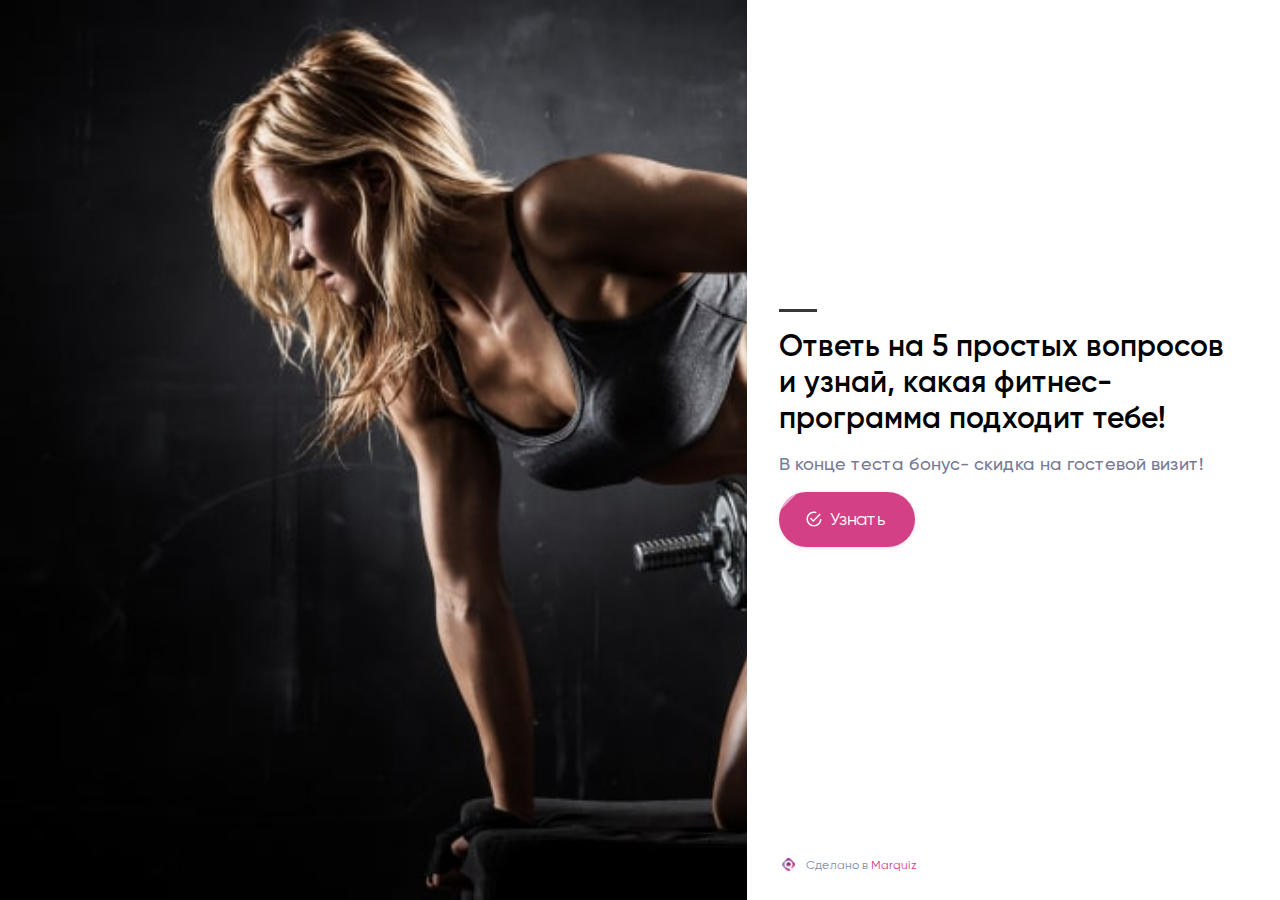
<file: index_2.html>
<!DOCTYPE html><html prefix="og: http://ogp.me/ns#" dir="ltr" data-scrapbook-source="https://quiz.marquiz.ru/5cffb770ab239c0044ed3a66?href=https%3A%2F%2F50gym.ru%2F&amp;mode=modal&amp;referrer=https%3A%2F%2Fwww.google.com%2F" data-scrapbook-create="20210513142112944"><head><meta charset="UTF-8"><meta name="viewport" content="width=device-width,initial-scale=1"><link rel="dns-prefetch" href="https://quiz.marquiz.io/"><link rel="dns-prefetch" href="https://api.marquiz.io/"><link rel="dns-prefetch" href="https://api.us.marquiz.io/"><meta property="og:image" content="https://quiz.marquiz.io/static/preview-en.png"><link href="chunk-vendors.c69aabae.css" rel="stylesheet"><link href="app.b3c489da.css" rel="stylesheet"><style type="text/css">.vue-slider-dot{position:absolute;will-change:transform;-webkit-transition:all 0s;transition:all 0s;z-index:5}.vue-slider-dot-tooltip{position:absolute;visibility:hidden}.vue-slider-dot-tooltip-show{visibility:visible}.vue-slider-dot-tooltip-top{top:-10px;left:50%;-webkit-transform:translate(-50%,-100%);transform:translate(-50%,-100%)}.vue-slider-dot-tooltip-bottom{bottom:-10px;left:50%;-webkit-transform:translate(-50%,100%);transform:translate(-50%,100%)}.vue-slider-dot-tooltip-left{left:-10px;top:50%;-webkit-transform:translate(-100%,-50%);transform:translate(-100%,-50%)}.vue-slider-dot-tooltip-right{right:-10px;top:50%;-webkit-transform:translate(100%,-50%);transform:translate(100%,-50%)}</style><style type="text/css">.vue-slider-marks{position:relative;width:100%;height:100%}.vue-slider-mark{position:absolute;z-index:1}.vue-slider-ltr .vue-slider-mark,.vue-slider-rtl .vue-slider-mark{width:0;height:100%;top:50%}.vue-slider-ltr .vue-slider-mark-step,.vue-slider-rtl .vue-slider-mark-step{top:0}.vue-slider-ltr .vue-slider-mark-label,.vue-slider-rtl .vue-slider-mark-label{top:100%;margin-top:10px}.vue-slider-ltr .vue-slider-mark{-webkit-transform:translate(-50%,-50%);transform:translate(-50%,-50%)}.vue-slider-ltr .vue-slider-mark-step{left:0}.vue-slider-ltr .vue-slider-mark-label{left:50%;-webkit-transform:translateX(-50%);transform:translateX(-50%)}.vue-slider-rtl .vue-slider-mark{-webkit-transform:translate(50%,-50%);transform:translate(50%,-50%)}.vue-slider-rtl .vue-slider-mark-step{right:0}.vue-slider-rtl .vue-slider-mark-label{right:50%;-webkit-transform:translateX(50%);transform:translateX(50%)}.vue-slider-btt .vue-slider-mark,.vue-slider-ttb .vue-slider-mark{width:100%;height:0;left:50%}.vue-slider-btt .vue-slider-mark-step,.vue-slider-ttb .vue-slider-mark-step{left:0}.vue-slider-btt .vue-slider-mark-label,.vue-slider-ttb .vue-slider-mark-label{left:100%;margin-left:10px}.vue-slider-btt .vue-slider-mark{-webkit-transform:translate(-50%,50%);transform:translate(-50%,50%)}.vue-slider-btt .vue-slider-mark-step{top:0}.vue-slider-btt .vue-slider-mark-label{top:50%;-webkit-transform:translateY(-50%);transform:translateY(-50%)}.vue-slider-ttb .vue-slider-mark{-webkit-transform:translate(-50%,-50%);transform:translate(-50%,-50%)}.vue-slider-ttb .vue-slider-mark-step{bottom:0}.vue-slider-ttb .vue-slider-mark-label{bottom:50%;-webkit-transform:translateY(50%);transform:translateY(50%)}.vue-slider-mark-label,.vue-slider-mark-step{position:absolute}</style><style type="text/css">.vue-slider{position:relative;-webkit-box-sizing:content-box;box-sizing:content-box;-webkit-user-select:none;-moz-user-select:none;-ms-user-select:none;user-select:none;display:block;touch-action:none;-ms-touch-action:none;-webkit-tap-highlight-color:rgba(0,0,0,0)}.vue-slider-rail{position:relative;width:100%;height:100%;-webkit-transition-property:width,height,left,right,top,bottom;transition-property:width,height,left,right,top,bottom}.vue-slider-process{position:absolute;z-index:1}.vue-slider-sr-only{clip:rect(1px,1px,1px,1px);height:1px;width:1px;overflow:hidden;position:absolute!important}</style><title>Ответь на 5 простых вопросов и узнай, какая фитнес-программа подходит тебе!</title><link type="image/x-icon" rel="shortcut icon" href="favicon.png"></head><body><div class="app-wrapper light" style="--color:#d34085; --color-lighten:#e693ba; --color-lighten10:#dd699f; --color-lighten2:#f5d1e2; --color-darken:#8d2053; --color-darken10:#b72a6b; --color-alpha:rgba(211, 64, 133, 0.5); --color-alpha2:rgba(211, 64, 133, 0.2); --color-alpha3:rgba(211, 64, 133, 0.05); --color-text:#ffffff; --color-text2:#d34085; --gradient-main:331deg, rgb(141, 32, 83), rgb(230, 147, 186); --color-primary-text-button:#ffffff; --font:&quot;Gilroy&quot;;"><div id="app" class="app"><div class="layout"><!----><div class="app__start-page"><div class="start-page columns is-desktop-modal start-page_has_bg start-page_position_right start-page_mode_start start-page_theme_standart"><div class="start-page__bg column is-7" style="background-image: url(&quot;mflzfz2xxuxnswfmtwar.jpg&quot;);"></div><!----><!----><div class="start-page__content column is-5"><div class="start-page__body"><div class="start-page__line"></div><h1 class="start-page__header">Ответь на 5 простых вопросов и узнай, какая фитнес-программа подходит тебе!</h1><h2 class="start-page__subheader"><p>В конце теста бонус- скидка на гостевой визит!</p></h2><button class="start-page__button button is-primary is-blicked has-light-shadow"><span class="icon"><svg viewBox="0 0 24 24" class="mdi-icon mdi-24px"><title>mdi-checkbox-marked-circle-outline</title><path d="M20,12C20,16.42 16.42,20 12,20C7.58,20 4,16.42 4,12C4,7.58 7.58,4 12,4C12.76,4 13.5,4.11 14.2,4.31L15.77,2.74C14.61,2.26 13.34,2 12,2C6.48,2 2,6.48 2,12C2,17.52 6.48,22 12,22C17.52,22 22,17.52 22,12M7.91,10.08L6.5,11.5L11,16L21,6L19.59,4.58L11,13.17L7.91,10.08Z" stroke-width="0" fill-rule="nonzero"></path></svg></span>&nbsp;
Узнать</button><!----></div><div class="start-page__footer start-page__footer_has_wl"><!----><!----><div data-v-7c87556e="" class="whitelabel start-page__white-label" style="display: block !important; visibility: visible !important; opacity: 1 !important;"><div data-v-7c87556e="" class="whitelabel__container"><div data-v-7c87556e="" class="whitelabel__icon-bg"><img data-v-7c87556e="" src="2f655d7d5929500f9c2a1f94319ba1c63ec33058.png" class="whitelabel__icon"></div><span data-v-7c87556e="" class="whitelabel__desktop"><p>Сделано в <a href="https://www.marquiz.ru/?utm_source=widget&amp;utm_content=5cffb770ab239c0044ed3a66" target="_blank">Marquiz</a></p></span></div></div></div></div><div class="start-page__layer"></div><!----></div></div><!----></div><!----><!----><!----><!----><!----><!----><!----><!----></div></div></body></html>
</file>
<file: core.css>
.bx-timer-semicolon-off .bx-timer-semicolon {visibility: hidden}

/* Tooltip */
.bx-panel-tooltip
{
    z-index:2210 !important;
    overflow: hidden !important;
    position:absolute !important;

    letter-spacing:normal !important;
    list-style:none !important;
    text-align: left !important;
    text-indent:0 !important;
    text-transform: none !important;
    visibility:visible !important;
    white-space: normal !important;
    word-spacing:normal !important;
    vertical-align:baseline !important;
    margin:0 !important;
    padding:0 !important;
    float: none !important;
    text-decoration: none !important;

	-webkit-border-radius: 3px !important;
	-moz-border-radius: 3px !important;
	border-radius: 3px !important;

	-webkit-box-shadow: 0 12px 10px rgba(0,0,0,.25) !important;
	-moz-box-shadow: 0 12px 10px rgba(0,0,0,.25) !important;
	box-shadow: 0 12px 10px rgba(0,0,0,.25) !important;

	border: 1px solid;
	border-color: #a2a6ad #989ca1 #8e9398;

	background: #d0dbdd;
	/*background: url([data-uri])*/
	background: -webkit-linear-gradient(top, rgba(227,233,234,.95), rgba(198,210,213,.95));
	background: -moz-linear-gradient(top, rgba(227,233,234,.95), rgba(198,210,213,.95));
	background: -o-linear-gradient(top, rgba(227,233,234,.95), rgba(198,210,213,.95));
	background: -ms-linear-gradient(top, rgba(227,233,234,.95), rgba(198,210,213,.95));
	background: linear-gradient(to bottom, rgba(227,233,234,.95), rgba(198,210,213,.95));
	filter: progid:DXImageTransform.Microsoft.gradient( startColorstr='#f2e3e9ea', endColorstr='#f2c6d2d5',GradientType=0);
}

.bx-panel-tooltip div { display: block !important; }

.bx-panel-tooltip .bx-panel-tooltip-top-border, .bx-panel-tooltip .bx-panel-tooltip-bottom-border
{
	display: none !important;
}

.bx-panel-tooltip-content
{
    overflow: hidden !important;
    position: relative !important;
    z-index:10 !important;
    display:inline-block !important;
}

.bx-panel-tooltip-title
{
    font: normal normal bold 14px/normal "Helvetica Neue", Helvetica, Arial, sans-serif !important;
    color: #16191a !important;
    position:relative !important;
    padding: 7px 10px 0 10px !important;
    margin: 0 !important;
	text-shadow: 0 1px rgba(255, 255, 255, 0.66);
}

.bx-panel-tooltip-text
{
    font: normal normal normal 12px/normal "Helvetica Neue", Helvetica, Arial, sans-serif !important;
    color: #272b31 !important;
    padding: 9px 10px 10px 10px !important;
    margin: 0 !important;
    position:relative !important;
	text-shadow: 0 1px rgba(255, 255, 255, 0.25);
}

.bx-panel-tooltip-close
{
	position:absolute !important;
    height:20px !important;
    background: scroll transparent url("") no-repeat -9px -1881px !important;
    width:25px !important;
    top: 0 !important;
    right: 0 !important;
	z-index:5 !important;
	display:block !important;
}

.bx-panel-tooltip-close:hover { background: scroll transparent url("") no-repeat -32px -1881px !important; }

.bx-panel-tooltip-text a { font: normal normal normal 12px/normal "Helvetica Neue", Helvetica, Arial, sans-serif !important;}
.bx-panel-tooltip-text a, .bx-panel-tooltip-text a:hover { color: #272b31 !important; text-decoration: underline !important;}

.bx-clear { clear: both }
</file>
<file: style.css>
.section-action-slider h3{display:block;margin:0 0 30px;padding:0;color:#fff;font-size:80px;line-height:110px;font-family:'BebasNeueBold','bebas-neue-bold',sans-serif}.section-action-slider .owl-carousel.sub-footer-owl-carousel{position:relative}.section-action-slider .owl-carousel.sub-footer-owl-carousel .owl-nav{position:relative;margin:0;padding:15px 0 0}.section-action-slider .owl-carousel.sub-footer-owl-carousel .owl-dots{position:absolute;bottom:20px;left:50%;margin:0;padding:0;height:15px;width:auto;transform:translate(-50%,0)}
/*# sourceMappingURL=style.css.map */
</file>
<file: font.css>
@font-face{font-family:'PFDinTextCondPro-Light';src:url("");src:url("PFDinTextCondPro-Light.woff2") format('woff2'),url("PFDinTextCondPro-Light.woff") format('woff'),url("PFDinTextCondPro-Light.ttf") format('truetype'),url("PFDinTextCondPro-Light.svg") format('svg'),url("PFDinTextCondPro-Light.eot") format('embedded-opentype');font-weight:normal;font-style:normal}@font-face{font-family:'PFDinTextCondPro-Regular';src:url("");src:url("PFDinTextCondPro-Regular.woff2") format('woff2'),url("PFDinTextCondPro-Regular.woff") format('woff'),url("PFDinTextCondPro-Regular.ttf") format('truetype'),url("PFDinTextCondPro-Regular.svg") format('svg'),url("PFDinTextCondPro-Regular.eot") format('embedded-opentype');font-weight:normal;font-style:normal}@font-face{font-family:'PFDinTextCondPro-Bold';src:url("");src:url("PFDinTextCondPro-Bold.woff2") format('woff2'),url("PFDinTextCondPro-Bold.woff") format('woff'),url("PFDinTextCondPro-Bold.ttf") format('truetype'),url("PFDinTextCondPro-Bold.svg") format('svg'),url("PFDinTextCondPro-Bold.eot") format('embedded-opentype');font-weight:normal;font-style:normal}@font-face{font-family:'PFDinTextCondPro-Thin';src:url("");src:url("") format('woff2'),url("") format('woff'),url("") format('truetype'),url("") format('svg'),url("") format('embedded-opentype');font-weight:normal;font-style:normal}@font-face{font-family:'BebasNeueBold';src:url("BebasNeueBold.woff") format('woff'),url("BebasNeueBold.ttf") format('truetype'),url("BebasNeueBold.svg") format('svg');font-weight:normal;font-style:normal}@font-face{font-family:'bebas-neue-bold';src:url("");src:url("bebas-neue-bold.woff2") format('woff2'),url("bebas-neue-bold.eot") format('embedded-opentype');font-weight:normal;font-style:normal}@font-face{font-family:'BebasNeueRegular';src:url("");src:url("") format('woff2'),url("") format('woff'),url("") format('truetype'),url("") format('svg'),url("") format('embedded-opentype');font-weight:normal;font-style:normal}
</file>
<file: global.css>
*{box-sizing:content-box;outline:none !important}html{height:100%;-moz-text-size-adjust:100%;-ms-text-size-adjust:100%;-o-text-size-adjust:100%;-webkit-text-size-adjust:100%;text-size-adjust:100%}body{width:100%;height:100%;margin:0 auto;padding:0;-webkit-font-smoothing:antialiased;-moz-font-smoothing:antialiased;-o-font-smoothing:antialiased;font-family:'PFDinTextCondPro-Light',sans-serif;font-size:14px;line-height:19px}h1,h2,h3,h4,h5,h6,p{display:block;margin:0;padding:0;font-weight:400}.h1,.h2,.h3,.h4,.h5,.h6{margin:0;padding:0;float:none}img,input,textarea,button,a{border:0;outline:0}input,textarea,button,a{font-family:'PFDinTextCondPro-Light',sans-serif;color:#3a4581;font-weight:normal}a{cursor:pointer}a:hover{text-decoration:none}table{border-spacing:0;border-collapse:collapse;margin:0;padding:0}td,th{vertical-align:top;word-wrap:break-word}ul,ol,nav,dl{margin:0;padding:0;list-style:none}button{display:block;cursor:pointer;box-sizing:border-box;padding:0}button:hover,.button:hover{transition:opacity 1.2s,visibility 0 linear 1.2s;opacity:.6}.inner{position:relative;max-width:1170px;width:96%;margin:0 auto;color:#fff;font-size:16px}.inner b{font-weight:800}.inner .news-detail ul{margin:0;padding:0;list-style-type:circle;margin-left:16px}.inner p{margin:10px 0}.clear{clear:both;height:1px}.fleft{float:left}.fright{float:right}.db{display:block}.inb{display:inline-block}.in{display:inline}.tb{display:table}.tbc{display:table-cell}.tbr{display:table-row-group}.tr{display:table-row}.on_dekstop{display:block}.on_mobile{display:none}.hide{display:none}.hideI{display:none !important}.wa{width:auto}.w20{width:20%}.w25{width:25%}.w30{width:30%}.w33{width:33%}.w33-3{width:33.333333333333%}.w40{width:40%}.w45{width:45%}.w48{width:48%}.w50{width:50%}.w50I{width:50% !important}.w55{width:55%}.w60{width:60%}.w65{width:65%}.w75{width:75%}.w100{width:100%}.h100{height:100%}.h100vh{height:100vh}.vM{vertical-align:middle}.vT{vertical-align:top}.vB{vertical-align:bottom}.rL{position:relative}.fixed{position:fixed}.abs{position:absolute}.hid{overflow:hidden}.m0{margin:0}.m0I{margin:0 !important}.m0a{margin:0 auto}.m05{margin:0 5%}.p0{padding:0}.alCenter{text-align:center}.alRight{text-align:right}.alLeft{text-align:left}.cp{cursor:pointer}.cd{cursor:default}.ca{cursor:auto}.zt200{z-index:200}.box{box-sizing:border-box}.ell{text-overflow:ellipsis;white-space:nowrap;overflow:hidden}.bgn{background:none !important}.row{margin:0;float:none}.b0{bottom:0}.t0{top:0}.r0{right:0}.l0{left:0}.up{text-transform:uppercase}.low{text-transform:lowercase}.r50{right:50%}.l50{left:50%}section{position:relative}main{position:relative;height:100%;clear:both}header,nav,section,article,aside,footer,main{display:block}#wrapper{width:100%;height:auto;margin:0 auto;position:relative;min-height:100%;background-color:#171717}#subfooter{clear:both}#footer{width:100%;box-sizing:border-box;position:relative;z-index:2;top:25px}.cover{background-position:center center;background-repeat:no-repeat;background-size:cover}.contain{background-position:center center;background-repeat:no-repeat;background-size:contain}.scale{-moz-transition:all 1s ease-out;-o-transition:all 1s ease-out;-webkit-transition:all 1s ease-out;transition:all 1s ease-out}.scale:hover{-webkit-transform:scale(1.1);-moz-transform:scale(1.1);-o-transform:scale(1.1);transform:scale(1.1)}.filter{-webkit-filter:grayscale(100%);-moz-filter:grayscale(100%);-ms-filter:grayscale(100%);-o-filter:grayscale(100%);filter:grayscale(100%);filter:gray}.filter:hover{-webkit-filter:none;-moz-filter:none;-ms-filter:none;-o-filter:none;filter:none;filter:none}@-moz-keyframes motion{0{-moz-transform:translate(0,4px)}50%{-moz-transform:translate(0,-4px)}100%{-moz-transform:translate(0,4px)}}@-webkit-keyframes motion{0{-webkit-transform:translate(0,4px)}50%{-webkit-transform:translate(0,-4px)}100%{-webkit-transform:translate(0,4px)}}@keyframes motion{0{transform:translate(0,4px)}50%{transform:translate(0,-4px)}100%{transform:translate(0,4px)}}.owl-stage-outer{position:relative;overflow:hidden}.owl-stage{position:relative;overflow:hidden}.owl-item{position:relative;overflow:hidden;float:left}h2{font-size:28px;margin:11px 0}.inputbox::-webkit-input-placeholder{opacity:1;transition:opacity .3s ease}.inputbox::-moz-placeholder{opacity:1;transition:opacity .3s ease}.inputbox:-moz-placeholder{opacity:1;transition:opacity .3s ease}.inputbox:-ms-input-placeholder{opacity:1;transition:opacity .3s ease}.inputbox:focus::-webkit-input-placeholder{opacity:0;transition:opacity .3s ease}.inputbox:focus::-moz-placeholder{opacity:0;transition:opacity .3s ease}.inputbox:focus:-moz-placeholder{opacity:0;transition:opacity .3s ease}.inputbox:focus:-ms-input-placeholder{opacity:0;transition:opacity .3s ease}.textarea::-webkit-input-placeholder{opacity:1;transition:opacity .3s ease}.textarea::-moz-placeholder{opacity:1;transition:opacity .3s ease}.textarea:-moz-placeholder{opacity:1;transition:opacity .3s ease}.textarea:-ms-input-placeholder{opacity:1;transition:opacity .3s ease}.textarea:focus::-webkit-input-placeholder{opacity:0;transition:opacity .3s ease}.textarea:focus::-moz-placeholder{opacity:0;transition:opacity .3s ease}.textarea:focus:-moz-placeholder{opacity:0;transition:opacity .3s ease}.textarea:focus:-ms-input-placeholder{opacity:0;transition:opacity .3s ease}.inputbox:focus,.textarea:focus{border-color:rgba(82,168,236,0.8);outline:0;outline:thin dotted \9;-webkit-box-shadow:inset 0 1px 1px rgba(0,0,0,0.075),0 0 8px rgba(82,168,236,0.6);-moz-box-shadow:inset 0 1px 1px rgba(0,0,0,0.075),0 0 8px rgba(82,168,236,0.6);box-shadow:inset 0 1px 1px rgba(0,0,0,0.075),0 0 8px rgba(82,168,236,0.6)}.inputbox,.textarea{-webkit-box-shadow:inset 0 1px 1px rgba(0,0,0,0.075);-moz-box-shadow:inset 0 1px 1px rgba(0,0,0,0.075);box-shadow:inset 0 1px 1px rgba(0,0,0,0.075);-webkit-transition:border linear .2s,box-shadow linear .2s;-moz-transition:border linear .2s,box-shadow linear .2s;-o-transition:border linear .2s,box-shadow linear .2s;transition:border linear .2s,box-shadow linear .2s}.g-hidden{display:none}.g-line{zoom:1}.g-line:after{content:".";display:block;height:0;clear:both;visibility:hidden}.b-modal{position:relative}.b-modal_close{position:absolute;width:13px;height:13px;top:5px;right:5px;cursor:pointer;padding-top:15px;height:0;overflow:hidden;background:url("urn:scrapbook:download:error:https://50gym.ru/local/templates/50gum/img/sprite.png") no-repeat -86px bottom;z-index:300}.arcticmodal-overlay,.arcticmodal-container{position:fixed;left:0;top:0;right:0;bottom:0;z-index:1000}.arcticmodal-container{overflow:auto;margin:0;padding:0;border:0;border-collapse:collapse}*:first-child+html .arcticmodal-container{height:100%}.arcticmodal-container_i{height:100%;margin:0 auto}.arcticmodal-container_i2{padding:24px;margin:0;border:0;vertical-align:middle}.arcticmodal-error{padding:20px;-moz-border-radius:10px;-webkit-border-radius:10px;-khtml-border-radius:10px;border-radius:10px;background:#000;color:#fff}.arcticmodal-loading{width:80px;height:80px;border-radius:10px;background:#000 url("") no-repeat 50% 50%}
#header .dekstop>li>ul>li { position: relative;}
#header .dekstop>li>ul>li>ul{white-space:nowrap;position:absolute; top: 0; left: 100%;display:none;/*padding-left:20px*/}
#header .dekstop>li>ul>li>ul>li>a { display: block; padding: 10px 15px 10px; background: #f57920;/* border-bottom: 1px solid #fff;*/}
#header .dekstop>li>ul>li>ul>li:last-child>a { border-bottom: none; }
#header .dekstop>li>ul>li:hover>ul{display:block}#header .mobile>li>ul>li>ul{display:none;padding-left:20px}
</file>
<file: styles.css>
.newsListCat h2 {
    padding-bottom: 20px;
}

.owl-dots {
    display:         flex;
    flex-direction:  row;
    justify-content: center;
    font-size:       52px;
    padding-right:   30px;
    padding-top:     27px;
    align-items:     baseline;
    margin-top:      -60px;
}

.image-wrap {
  width: 500px;
  height: 300px;
  border: 1px solid gray;
}
.responsive {
    width: 100%;
    max-width: 800px;
    height: auto;
    display:block;
    margin: auto;
}
.image-center {
  display:block;
  margin: auto;
}

.owl-dot:before {
    display:         flex;
    justify-content: center;
    align-items:     center;
    font-family:     FontAwesome;
    font-size:       15px;
    content:         "\f0c8";

}

button.owl-dot {
    width:        0px;
    height:       0px;
    margin-left:  15px !important;
    margin-right: 15px !important;
}

.owl-dot:hover {
    background: #f57921 !important;
    color:      #f57921 !important;
    opacity:    1;
}

button.active {
    background: #f57921 !important;
    color:      #f57921 !important;
    opacity:    1;
}


.owl-nav {
    display:         flex;
    flex-direction:  row;
    justify-content: flex-end;
    font-size:       52px;
    padding-right:   30px;
    padding-top:     27px;
}

.owl-nav button {
    width:  50px;
    height: 50px;
}

.owl-nav button:hover {
    background: #f57921 !important;
    opacity:    1;
}

.owl-nav button.owl-prev {
    margin-right: 20px;
}

.owl-prev:before {
    display:         flex;
    justify-content: center;
    align-items:     center;
    font-family:     FontAwesome;
    font-size:       40px;
    color:           #ffffff;
    content:         "\f104";
}

.owl-next:before {
    display:         flex;
    justify-content: center;
    align-items:     center;
    font-family:     FontAwesome;
    font-size:       40px;
    color:           #ffffff;
    content:         "\f105";
}

.ours-pluses {
    display:         flex;
    justify-content: space-evenly;
}

.first-img-ours-pluses {
    width:    auto !important;
    position: absolute;
    top:      50px;
    left:     15px;
}

.second-img-ours-pluses {
    width:    auto !important;
    position: absolute;
    top:      90px;
    left:     45px;
}

.form-float {
    float: none !important
}

.form-center {
    display:         flex;
    justify-content: center
}

.form-wrap {
    max-width:     1150px;
    margin-bottom: 30px;
    position:      relative;
    overflow:      hidden;
    width:         100%;
    height:        360px;
    background:    #ffffff
}

.form-wrap > div {
    position: absolute;
    top:      0;
    left:     0;
    width:    100%;
    height:   100%
}

.form-wrap div #form input[type=text] {
    width:         250px;
    background:    #1f1f1f;
    font-family:   'BebasNeueBold', 'bebas-neue-bold' !important;
    font-size:     18px !important;
    line-height:   30px !important;
    color:         #f4f4f4;
    border-bottom: 1px solid #d07272
}

.form-wrap div #form input[type=submit] {
    width:       180px;
    height:      45px;
    background:  #1f1f1f;
    font-family: 'BebasNeueBold', 'bebas-neue-bold' !important;
    font-size:   22px !important;
    line-height: 45px !important;
    color:       #f4f4f4;
    background:  #ff7a08
}

.form-wrap div #form input {
    margin-top: 25px
}

.form-wrap div #form label {
    margin:       -19px 0 0 15px;
    padding-left: 5px;
    width:        300px;
    font-family:  'BebasNeueBold', 'bebas-neue-bold' !important;
    font-size:    18px !important;
    line-height:  30px !important;
    color:        #f4f4f4
}

.form-wrap div #form input::placeholder {
    margin-top:     25px;
    background:     #1f1f1f;
    font-family:    'BebasNeueBold', 'bebas-neue-bold' !important;
    font-size:      18px !important;
    line-height:    30px !important;
    color:          #f4f4f4;
    letter-spacing: 0;
    border-bottom:  1px solid #d07272
}

.form-wrap div #form form {
    display:        flex;
    flex-direction: column;
    width:          15%
}

.form-wrap div#left {
    color:             #ffffff;
    background:        #1f1f1f;
    padding:           30px;
    z-index:           999;
    -webkit-clip-path: polygon(0 0, 55% 0, 45% 101%, 0 101%);
    clip-path:         polygon(0 0, 55% 0, 45% 101%, 0 101%)
}

.form-wrap div#border {
    color:             #ffffff;
    background:        #fb9a54;
    padding:           30px;
    z-index:           1000;
    -webkit-clip-path: polygon(54.9% 0, 55% 0, 45% 101%, 44.9% 101%);
    clip-path:         polygon(54.9% 0, 55% 0, 45% 101%, 44.9% 101%)
}

.form-wrap .top-text {
    font-family:    'BebasNeueBold', 'bebas-neue-bold' !important;
    font-size:      25px !important;
    line-height:    30px !important;
    color:          #f4f4f4;
    letter-spacing: 2px
}

.form-wrap .bottom-text {
    font-family:    'BebasNeueBold', 'bebas-neue-bold' !important;
    font-size:      22px !important;
    line-height:    30px !important;
    color:          #f4f4f4;
    letter-spacing: 1px
}

.form-wrap div#right {
    background: url("50gym-form.png") top right no-repeat
}

@media (max-width: 1000px) {
    .hexagon .row .item {
        width: auto !important;
    }

    .ours-pluses {
        display:         flex;
        flex-direction:  column;
        justify-content: center;
        align-items:     center;
    }

    .first-img-ours-pluses {
        width:    auto !important;
        position: absolute;
        top:      50px;
        left:     15px;
    }

    .second-img-ours-pluses {
        width:    auto !important;
        position: absolute;
        top:      90px;
        left:     45px;
    }

    .form-wrap div#right {
        display: none
    }

    .form-wrap div#border {
        display: none
    }

    .form-wrap div#left {
        max-width:         100%;
        -webkit-clip-path: none;
        clip-path:         none
    }

    .form-wrap {
        max-width: 100%
    }

    .form-wrap .top-text {
        font-size: 16px !important
    }

    .form-wrap .bottom-text {
        font-size: 12px !important
    }
}

.callback-bt {
    background:        #ff7a08;
    border:            2px solid #ff7a08;
    border-radius:     50%;
    box-shadow:        0 8px 10px rgba(56, 163, 253, 0.3);
    cursor:            pointer;
    height:            68px;
    text-align:        center;
    width:             68px;
    position:          fixed;
    right:             8%;
    bottom:            18%;
    z-index:           9999;
    transition:        .3s;
    -webkit-animation: hoverWave linear 1s infinite;
    animation:         hoverWave linear 1s infinite
}

.callback-bt .text-call {
    height:        68px;
    width:         68px;
    border-radius: 50%;
    position:      relative;
    overflow:      hidden
}

.callback-bt .text-call span {
    text-align:     center;
    opacity:        1;
    font-size:      11px;
    position:       absolute;
    right:          4px;
    top:            22px;
    line-height:    14px;
    font-weight:    600;
    text-transform: uppercase;
    transition:     opacity .3s linear;
    font-family:    'montserrat', Arial, Helvetica, sans-serif;
    color:          transparent;
}

.callback-bt .text-call:hover span {
    opacity:   1;
    font-size: 11px;
    color:     #ff7a08
}

.callback-bt:hover i {
    display: none
}

.callback-bt:hover {
    z-index:    1;
    background: #ffffff;
    color:      transparent;
    transition: .3s
}

.callback-bt:hover i {
    color:      #ff7a08;
    font-size:  40px;
    transition: .3s
}

.callback-bt i {
    color:       #ffffff;
    font-size:   34px;
    line-height: 66px;
    transition:  .5s ease-in-out;
}

.callback-bt i {
    animation:                         1200ms ease 0 normal none 1 running shake;
    animation-iteration-count:         infinite;
    -webkit-animation:                 1200ms ease 0 normal none 1 running shake;
    -webkit-animation-iteration-count: infinite
}

@-webkit-keyframes hoverWave {
    0% {
        box-shadow: 0 8px 10px rgba(255, 122, 8, 0.3), 0 0 0 0 rgba(255, 122, 8, 0.2), 0 0 0 0 rgba(255, 122, 8, 0.2)
    }
    40% {
        box-shadow: 0 8px 10px rgba(255, 122, 8, 0.3), 0 0 0 15px rgba(255, 122, 8, 0.2), 0 0 0 0 rgba(255, 122, 8, 0.2)
    }
    80% {
        box-shadow: 0 8px 10px rgba(255, 122, 8, 0.3), 0 0 0 30px rgba(255, 122, 8, 0), 0 0 0 26.7px rgba(255, 122, 8, 0.067)
    }
    100% {
        box-shadow: 0 8px 10px rgba(255, 122, 8, 0.3), 0 0 0 30px rgba(255, 122, 8, 0), 0 0 0 40px rgba(255, 122, 8, 0.0)
    }
}

@keyframes hoverWave {
    0% {
        box-shadow: 0 8px 10px rgba(255, 122, 8, 0.3), 0 0 0 0 rgba(255, 122, 8, 0.2), 0 0 0 0 rgba(255, 122, 8, 0.2)
    }
    40% {
        box-shadow: 0 8px 10px rgba(255, 122, 8, 0.3), 0 0 0 15px rgba(255, 122, 8, 0.2), 0 0 0 0 rgba(255, 122, 8, 0.2)
    }
    80% {
        box-shadow: 0 8px 10px rgba(255, 122, 8, 0.3), 0 0 0 30px rgba(255, 122, 8, 0), 0 0 0 26.7px rgba(255, 122, 8, 0.067)
    }
    100% {
        box-shadow: 0 8px 10px rgba(255, 122, 8, 0.3), 0 0 0 30px rgba(255, 122, 8, 0), 0 0 0 40px rgba(255, 122, 8, 0.0)
    }
}

@keyframes shake {
    0% {
        transform:         rotateZ(0);
        -ms-transform:     rotateZ(0);
        -webkit-transform: rotateZ(0)
    }
    10% {
        transform:         rotateZ(-30deg);
        -ms-transform:     rotateZ(-30deg);
        -webkit-transform: rotateZ(-30deg)
    }
    20% {
        transform:         rotateZ(15deg);
        -ms-transform:     rotateZ(15deg);
        -webkit-transform: rotateZ(15deg)
    }
    30% {
        transform:         rotateZ(-10deg);
        -ms-transform:     rotateZ(-10deg);
        -webkit-transform: rotateZ(-10deg)
    }
    40% {
        transform:         rotateZ(7.5deg);
        -ms-transform:     rotateZ(7.5deg);
        -webkit-transform: rotateZ(7.5deg)
    }
    50% {
        transform:         rotateZ(-6deg);
        -ms-transform:     rotateZ(-6deg);
        -webkit-transform: rotateZ(-6deg)
    }
    60% {
        transform:         rotateZ(5deg);
        -ms-transform:     rotateZ(5deg);
        -webkit-transform: rotateZ(5deg)
    }
    70% {
        transform:         rotateZ(-4.28571deg);
        -ms-transform:     rotateZ(-4.28571deg);
        -webkit-transform: rotateZ(-4.28571deg)
    }
    80% {
        transform:         rotateZ(3.75deg);
        -ms-transform:     rotateZ(3.75deg);
        -webkit-transform: rotateZ(3.75deg)
    }
    90% {
        transform:         rotateZ(-3.33333deg);
        -ms-transform:     rotateZ(-3.33333deg);
        -webkit-transform: rotateZ(-3.33333deg)
    }
    100% {
        transform:         rotateZ(0);
        -ms-transform:     rotateZ(0);
        -webkit-transform: rotateZ(0)
    }
}

@-webkit-keyframes shake {
    0% {
        transform:         rotateZ(0);
        -ms-transform:     rotateZ(0);
        -webkit-transform: rotateZ(0)
    }
    10% {
        transform:         rotateZ(-30deg);
        -ms-transform:     rotateZ(-30deg);
        -webkit-transform: rotateZ(-30deg)
    }
    20% {
        transform:         rotateZ(15deg);
        -ms-transform:     rotateZ(15deg);
        -webkit-transform: rotateZ(15deg)
    }
    30% {
        transform:         rotateZ(-10deg);
        -ms-transform:     rotateZ(-10deg);
        -webkit-transform: rotateZ(-10deg)
    }
    40% {
        transform:         rotateZ(7.5deg);
        -ms-transform:     rotateZ(7.5deg);
        -webkit-transform: rotateZ(7.5deg)
    }
    50% {
        transform:         rotateZ(-6deg);
        -ms-transform:     rotateZ(-6deg);
        -webkit-transform: rotateZ(-6deg)
    }
    60% {
        transform:         rotateZ(5deg);
        -ms-transform:     rotateZ(5deg);
        -webkit-transform: rotateZ(5deg)
    }
    70% {
        transform:         rotateZ(-4.28571deg);
        -ms-transform:     rotateZ(-4.28571deg);
        -webkit-transform: rotateZ(-4.28571deg)
    }
    80% {
        transform:         rotateZ(3.75deg);
        -ms-transform:     rotateZ(3.75deg);
        -webkit-transform: rotateZ(3.75deg)
    }
    90% {
        transform:         rotateZ(-3.33333deg);
        -ms-transform:     rotateZ(-3.33333deg);
        -webkit-transform: rotateZ(-3.33333deg)
    }
    100% {
        transform:         rotateZ(0);
        -ms-transform:     rotateZ(0);
        -webkit-transform: rotateZ(0)
    }
}

@media (max-width: 700px) {
    .fancybox-img {
        width: 100%
    }
}

.detail_picture {
    width: auto !important
}

.background_head {
    position:   absolute;
    width:      100%;
    height:     100%;
    top:        0;
    left:       0;
    background: url("background_head.jpg") no-repeat top center
}

.background_head2 {
    position: absolute;
    width:    100%;
    height:   100%;
    top:      0;
    left:     0
}

#header {
    position: relative;
}

#header .inner {
    padding-top: 26px
}

#header .head-top .download {
    float:           left;
    display:         inline-block;
    color:           #f57920;
    font-size:       14px;
    line-height:     14px;
    padding-right:   11px;
    position:        relative;
    text-decoration: none;
    font-family:     'PFDinTextCondPro-Regular'
}

#header .head-top .download:before {
    content:    "";
    position:   absolute;
    width:      6px;
    height:     5px;
    background: url("") no-repeat center center;
    top:        50%;
    right:      0;
    margin-top: -1px
}

#header .head-top .download:hover {
    color: #ffffff
}

#header .head-top .download:hover:before {
    background: url("") no-repeat center center
}

#header .head-top .tel {
    display:         block;
    margin-top:      -5px;
    float:           right;
    font-size:       30px;
    line-height:     30px;
    color:           #ffffff;
    text-decoration: none;
    font-family:     'BebasNeueBold', 'bebas-neue-bold'
}

#header .dekstop { margin-top: 25px; display: flex; justify-content: space-between; }

#header .dekstop > li {
    /*
		width:    14%;
    float:    left;
    */
    position: relative
}
#header .dekstop > li > a { text-decoration: none; text-transform: uppercase;
    font-family: 'PFDinTextCondPro-Bold'; white-space: nowrap; font-size: 17px; line-height: 14px; color: #f57920; padding: 0 !important; margin: 0 !important; }
#header .dekstop > li > a.parent { padding-right: 17px !important; }
#header .dekstop > li > a.parent:before {
    content:    "";
    position:   absolute;
    width:      7px;
    height:     7px;
    background: url("burger1.png") no-repeat center center;
    right:      0;
    top:        4px
}

#header .dekstop > li:hover > a.parent:before {
    background: url("burger2.png") no-repeat center center
}
/*
#header .dekstop > li:nth-child(1) {
    width: 12%
}

#header .dekstop > li:nth-child(4) {
    width: 16%
}
*/
#header .dekstop > li:nth-child(1) > a {
    color:           #f57920;
    display:         inline-block;
    vertical-align:  top;
    font-size:       17px;
    line-height:     14px;
    padding-bottom:  18px;
    padding-right:   17px;
    text-transform:  uppercase;
    font-family:     'PFDinTextCondPro-Bold';
    text-decoration: none;
    position:        relative
}
/*
#header .dekstop > li:nth-child(1) > a:before {
    content:    "";
    position:   absolute;
    width:      7px;
    height:     7px;
    background: url(img/burger1.png) no-repeat center center;
    right:      0;
    top:        4px
}

#header .dekstop > li:nth-child(2) > a, #header .dekstop > li:nth-child(5) > a {
    margin-left:     7px;
    color:           #f57920;
    font-size:       17px;
    line-height:     14px;
    padding-right:   17px;
    text-transform:  uppercase;
    font-family:     'PFDinTextCondPro-Bold';
    text-decoration: none;
    position:        relative
}

#header .dekstop > li:nth-child(20) > a:before {
    content:    "";
    position:   absolute;
    width:      7px;
    height:     7px;
    background: url(img/burger1.png) no-repeat center center;
    right:      0;
    top:        3px
}

#header .dekstop > li:nth-child(3) > a {
    margin-right:    34px;
    color:           #f57920;
    font-size:       17px;
    line-height:     14px;
    padding-right:   77px;
    text-transform:  uppercase;
    font-family:     'PFDinTextCondPro-Bold';
    text-decoration: none;
    position:        relative
}

#header .dekstop > li:nth-child(3) > a:before {
    content:          "";
    position:         absolute;
    width:            62px;
    height:           1px;
    background-color: #f57920;
    right:            0;
    top:              6px;
    display:          none
}

#header .dekstop > li:nth-child(4) > a {
    margin-right:    0;
    color:           #f57920;
    font-size:       17px;
    line-height:     14px;
    padding-right:   70px;
    text-transform:  uppercase;
    font-family:     'PFDinTextCondPro-Bold';
    text-decoration: none;
    position:        relative
}

#header .dekstop > li:nth-child(6) > a {
    color:           #f57920;
    font-size:       18px;
    line-height:     14px;
    text-transform:  uppercase;
    font-family:     'PFDinTextCondPro-Bold';
    text-decoration: none
}

#header .dekstop > li:nth-child(6) {
    width: 5%
}

#header .dekstop > li:nth-child(7) {
    width: 12%
}

#header .dekstop > li:nth-child(8) {
    width: 12%
}
*/
#header .dekstop > li:nth-child(8) > a {
    color:           #f57920;
    font-size:       18px;
    line-height:     14px;
    text-transform:  uppercase;
    font-family:     'PFDinTextCondPro-Bold';
    text-decoration: none
}

#header .dekstop > li:nth-child(8) {
    text-align: right
}

#header .dekstop > li:nth-child(7) > a {
    color:           #f57920;
    font-size:       18px;
    line-height:     14px;
    text-transform:  uppercase;
    font-family:     'PFDinTextCondPro-Bold';
    text-decoration: none
}

#header .dekstop > li:nth-child(3), #header .dekstop > li:nth-child(5) {
    text-align: center
}

#header .dekstop > li:nth-child(7) {
    text-align: right
}

#header .dekstop > li:nth-child(4) {
    text-align: center
}

#header .dekstop > li > a:hover {
    color: #ffffff
}

#header .dekstop > li:hover > a {
    color: #ffffff
}
/*
#header .dekstop > li:nth-child(1) > a:hover:before {
    background: url(img/burger2.png) no-repeat center center
}

#header .dekstop > li:nth-child(1):hover > a:before {
    background: url(img/burger2.png) no-repeat center center
}

#header .dekstop > li:nth-child(2) > a:hover:before {
    background: url(img/burger2.png) no-repeat center center
}

#header .dekstop > li:nth-child(2):hover > a:before {
    background: url(img/burger2.png) no-repeat center center
}

#header .dekstop > li:nth-child(30) > a:hover:before {
    background-color: #ffffff;
    display:          block
}

#header .dekstop > li:nth-child(3):hover > a:before {
    background-color: #ffffff
}
*/
#header .dekstop > li > ul {
    display:          none;
    position:         absolute;
    width:            230px;
    background-color: #f57920;
    z-index:          10;
    padding:          20px 29px 35px;
    box-sizing:       border-box
}

#header .dekstop > li > ul > li {
    padding-top: 15px;
    text-align:  left
}

#header .dekstop > li > ul > li a {
    font-family:     'PFDinTextCondPro-Bold';
    font-size:       16px;
    line-height:     16px;
    color:           #ffffff;
    text-transform:  uppercase;
    text-decoration: none
}

#header .dekstop > li > ul > li a:hover {
    text-decoration: underline
}

#header .dekstop > li:hover > ul {
    display: block
}

#header .mobile {
    position:         absolute;
    top:              100%;
    left:             0;
    width:            100%;
    max-width:        365px;
    background-color: #f57920;
    z-index:          10;
    padding:          20px;
    box-sizing:       border-box;
    overflow:         auto
}

#header .mobile .clouse {
    position:     absolute;
    top:          15px;
    right:        15px;
    width:        24px;
    height:       24px;
    padding-top:  0;
    padding-left: 0;
    z-index:      11;
    background:   url("clouse.png") no-repeat center center;
    cursor:       pointer
}

#header .mobile li {
    margin-top: 15px;
    display:    block
}

#header .mobile li.active > a {
    color: #cacaca;
}

#header .mobile .self {
    position:     relative;
    padding-left: 20px;
}

#header .mobile .expander {
    position:            absolute;
    width:               12px;
    height:              12px;
    top:                 3px;
    left:                3px;
    background-image:    url("icon-plus.svg");
    background-repeat:   no-repeat;
    background-size:     contain;
    background-position: center center;
}

#header .mobile li a {
    font-family:     'PFDinTextCondPro-Bold';
    font-size:       16px;
    line-height:     16px;
    color:           #ffffff;
    text-transform:  uppercase;
    text-decoration: none
}

#header .mobile li > ul {
    display: none;
}

#header .mobile .self.expanded > .expander {
    background-image: url("");
}

#header .mobile .self.expanded > li > ul {
    display: block;
}

#header .mobile > li a:hover {
    text-decoration: underline
}

#header .burger {
    display:         none;
    width:           40px;
    height:          40px;
    background:      url("burger.png") no-repeat center center;
    background-size: contain;
    left:            20px;
    top:             70px;
    z-index:         11
}

#header .burger.active {
    left: -100px
}

#form1 .agree {
    padding-top: 0 !important;
    margin-top:  -20px !important
}

.logo-block {
    padding-bottom: 350px;
    position:       relative
}

.logo-block .logo {
    width:           529px;
    height:          342px;
    margin:          0 auto;
    margin-top:      141px;
    background:      url("logo.png") no-repeat center center;
    background-size: contain
}

.logo-block .button {
    width:      250px;
    box-sizing: border-box;
    height:     90px;
    padding:    9px;
    margin:     50px auto 0;
    border:     1px solid #b8a49d
}

.logo-block .button button {
    background-color: #f57920;
    width:            100%;
    height:           100%;
    font-size:        30px;
    line-height:      30px;
    text-transform:   uppercase;
    color:            #ffffff;
    font-family:      'BebasNeueBold', 'bebas-neue-bold';
	border-radius:5px;
}

.logo-block .mouse {
    z-index:       5;
    position:      absolute;
    width:         30px;
    height:        40px;
    left:          50%;
    margin-left:   -15px;
    bottom:        -160px;
    border-radius: 11px;
    border:        2px solid #ffffff
}

.logo-block .mouse:before {
    content:           "";
    position:          absolute;
    left:              10px;
    top:               6px;
    display:           block;
    width:             10px;
    height:            10px;
    background:        #ffffff;
    border-radius:     50%;
    -webkit-animation: motion 2s cubic-bezier(1, .01, 0, 1.22) infinite;
    -moz-animation:    motion 2s cubic-bezier(1, .01, 0, 1.22) infinite;
    animation:         motion 2s cubic-bezier(.68, 0, .6, .9) infinite
}

.success {
    position:    fixed;
    width:       246px;
    height:      57px;
    padding:     20px;
    text-align:  center;
    background:  #ffffff;
    margin:      auto;
    z-index:     1000000;
    top:         0;
    right:       0;
    bottom:      0;
    left:        0;
    font-size:   26px;
    line-height: 52px;
    display:     none
}

.cont_description {
    margin-top:    14px;
    margin-bottom: 20px
}

.logo-type {
    position: absolute;
    left:     0;
    right:    0;
    margin:   auto;
    z-index:  100;
    top:      26px
}

.vT .tel a {
    padding-left:    4px !important;
    display:         block !important;
    margin-top:      19px !important;
    font-size:       60px !important;
    line-height:     60px !important;
    color:           #ffffff !important;
    font-family:     'BebasNeueBold', 'bebas-neue-bold' !important;
    text-decoration: none !important
}

.description {
    padding-bottom: 48px
}

.description ul {
    float: left;
    width: 425px
}

.description ul li {
    padding-bottom: 40px
}

.description ul li p {
    color:          #f57920;
    font-size:      40px;
    line-height:    40px;
    display:        inline-block;
    vertical-align: top;
    font-family:    'BebasNeueBold', 'bebas-neue-bold'
}

.description ul li b {
    font-size:      30px;
    line-height:    30px;
    color:          #f57920;
    display:        inline-block;
    vertical-align: top;
    font-family:    'BebasNeueBold', 'bebas-neue-bold'
}

.description ul li h5 {
    color:          #d2d3d5;
    font-size:      40px;
    line-height:    40px;
    text-transform: uppercase;
    display:        inline-block;
    vertical-align: top;
    font-family:    'BebasNeueRegular'
}

.description ul li span {
    color:          #d2d3d5;
    font-size:      24px;
    line-height:    24px;
    display:        inline-block;
    vertical-align: top;
    margin-top:     -3px;
    font-family:    'PFDinTextCondPro-Light';
    letter-spacing: -.05em
}

.description .frame2 {
    width:      670px;
    height:     350px;
    box-sizing: border-box;
    border:     1px solid #8b8b8b;
    float:      right;
    position:   relative;
    margin-top: 67px
}

.description .frame2 .image-block {
    position:  absolute;
    max-width: 796px;
    top:       -292px;
    left:      -123px
}

.description .frame2 .image-block img {
    display: block;
    width:   100%
}

.description .frame2 .but {
    margin-left:     67px;
    margin-top:      217px;
    display:         inline-block;
    vertical-align:  top;
    border:          1px solid #f57920;
    width:           300px;
    height:          70px;
    box-sizing:      border-box;
    color:           #ffffff;
    text-align:      center;
    font-size:       30px;
    line-height:     68px;
    font-family:     'BebasNeueBold', 'bebas-neue-bold';
    text-decoration: none;
	border-radius:5px;
}

.description .frame2 .but:hover {
    background-color: #f57920
}

.description .frame2 a:last-child {
    display:         inline-block;
    vertical-align:  top;
    color:           #ffffff;
    font-size:       14px;
    line-height:     17px;
    text-decoration: none;
    margin-top:      242px;
    margin-left:     32px;
    font-family:     'PFDinTextCondPro-Regular'
}

.description .frame2 a:last-child:hover {
    text-decoration: underline
}

.hexagon {
    padding-bottom: 49px;
	background-color: #000;
}

.hexagon .row {
    overflow:     hidden;
    position:     relative;
    margin-right: -30px
}

.hexagon .row .item {
    box-sizing:    border-box;
    float:         left;
    width:         16.66666%;
    position:      relative;
    padding-right: 30px;
    height:        320px
}

.hexagon .image-block {
    width:  171px;
    margin: 0 auto 32px
}

.hexagon .image-block img {
    display: block;
    width:   100%
}

.hexagon p {
    color:       #ffffff;
    font-size:   16px;
    line-height: 19px;
    text-align:  center;
    margin:      0 auto;
    width:       163px
}

.fo-them {
    padding-top:           85px;
    background:            url("") no-repeat scroll center 28% / 220% auto;
    background-attachment: fixed
}

.fo-them .image-block {
    max-width: 970px;
    margin:    0 auto
}

.fo-them .image-block img {
    display: block;
    width:   100%
}

.fo-them .image-block h4 {
    position:    absolute;
    color:       #ffffff;
    font-family: 'BebasNeueBold', 'bebas-neue-bold';
    font-size:   24px;
    line-height: 24px;
    top:         22%;
    left:        21.5%;
    width:       85px;
    text-align:  center
}

.fo-them .image-block h5 {
    position:    absolute;
    color:       #ffffff;
    font-family: 'BebasNeueBold', 'bebas-neue-bold';
    font-size:   24px;
    line-height: 24px;
    top:         -11%;
    left:        50%;
    width:       85px;
    text-align:  center
}

.fo-them .image-block h6 {
    position:    absolute;
    color:       #ffffff;
    font-family: 'BebasNeueBold', 'bebas-neue-bold';
    font-size:   24px;
    line-height: 24px;
    top:         22%;
    right:       18%;
    width:       85px;
    text-align:  center
}

.fo-them .image-block .h4 {
    position:    absolute;
    color:       #ffffff;
    font-family: 'BebasNeueBold', 'bebas-neue-bold';
    font-size:   24px;
    line-height: 24px;
    top:         22%;
    left:        21.5%;
    width:       85px;
    text-align:  center
}

.fo-them .image-block .h5 {
    position:    absolute;
    color:       #ffffff;
    font-family: 'BebasNeueBold', 'bebas-neue-bold';
    font-size:   24px;
    line-height: 24px;
    top:         -11%;
    left:        50%;
    width:       85px;
    text-align:  center
}

.fo-them .image-block .h6 {
    position:    absolute;
    color:       #ffffff;
    font-family: 'BebasNeueBold', 'bebas-neue-bold';
    font-size:   24px;
    line-height: 24px;
    top:         22%;
    right:       18%;
    width:       85px;
    text-align:  center
}

.about {
    padding-top:    61px;
    padding-bottom: 100px
}

.about .inner {
    max-width: 1200px
}

.about h2 {
    color:       #f4f4f4;
    font-size:   140px;
    line-height: 110px;
    font-family: 'BebasNeueBold', 'bebas-neue-bold'
}

.about h3 {
    color:       #f4f4f4;
    font-size:   140px;
    line-height: 110px;
    font-family: 'BebasNeueBold', 'bebas-neue-bold'
}

.about .item {
    float:    left;
    position: relative;
    width:    33.3333%
}

.about .item .image-block {
    width:      100%;
    height:     300px;
    position:   relative;
    text-align: center
}

.about .item .image-block b {
    position:         absolute;
    width:            100%;
    height:           100%;
    background-color: #000000;
    opacity:          .5;
    top:              0;
    left:             0;
    display:          block
}

.about .item .image-block:hover b {
    display: none
}

.about .item .image-block a {
    display:         inline-block;
    vertical-align:  top;
    color:           #f4f4f4;
    font-size:       30px;
    line-height:     30px;
    font-family:     'BebasNeueBold', 'bebas-neue-bold';
    text-decoration: none;
    margin-top:      135px;
    position:        relative;
    z-index:         6
}

.about .item .image-block:hover a {
    text-decoration: underline
}

.move {
    height: 540px
}

.move .left-move {
    width:  200px;
    height: 100%
}

.move .left-move div a {
    color:          #f57920;
    display:        block;
    font-size:      16px;
    line-height:    16px;
    position:       absolute;
    display:        inline-block;
    vertical-align: top;
    transform:      rotate(90deg);
    width:          63px;
    top:            51px;
    right:          -46px
}

.move .left-move h2 {
    color:          #414141;
    font-size:      160px;
    line-height:    160px;
    display:        inline-block;
    vertical-align: top;
    transform:      rotate(-90deg);
    font-family:    'BebasNeueBold', 'bebas-neue-bold';
    position:       absolute;
    top:            247px;
    left:           -77px
}

.move .left-move div {
    color:          #414141;
    font-size:      160px;
    line-height:    160px;
    display:        inline-block;
    vertical-align: top;
    transform:      rotate(-90deg);
    font-family:    'BebasNeueBold', 'bebas-neue-bold';
    position:       absolute;
    top:            247px;
    left:           -77px
}

.move .right-move {
    margin-top: 47px
}

.move .right-move .image-block-left {
    width:  470px;
    height: 450px
}

.move .right-move .images-block-right .image-blocks {
    width:  500px;
    height: 225px
}

.move .text {
    box-sizing: border-box;
    padding:    33px 40px;
    position:   relative;
    z-index:    4
}

.move .text h3 {
    padding-bottom: 7px
}

.move .text h3 a {
    color:           #ffffff;
    font-family:     'BebasNeueBold', 'bebas-neue-bold';
    font-size:       30px;
    line-height:     30px;
    text-decoration: none
}

.move .text h3 a:hover {
    text-decoration: underline
}

.move .text p {
    color:       #ffffff;
    font-size:   16px;
    line-height: 19px
}

.move .right-move b {
    display:          none;
    width:            100%;
    height:           100%;
    position:         absolute;
    top:              0;
    left:             0;
    background-color: #000000;
    opacity:          .15
}

.move .right-move .image-block-left:hover b {
    display: block
}

.move .right-move .images-block-right .image-blocks:hover b {
    display: block
}

.newsListCat .news-item {
    width:    389px;
    height:   300px;
    float:    left;
    position: relative
}

.newsListCat .news-item a img,
.newsListCat .news-item img {
	width: 100%;
}

.newsListCat .news-item .name {
    position:        absolute;
    color:           #ffffff;
    top:             0;
    left:            0;
    text-decoration: none;
    font-weight:     800;
    font-size:       25px;
    right:           0;
    bottom:          0;
    margin:          auto;
    display:         block;
    text-align:      center;
    line-height:     475px
}

.news-detail h3 {
    color:         #ffffff;
    font-size:     27px;
    margin-bottom: 25px
}

.route {
    margin-top: 24px
}

.route ul li {
    display:        inline-block;
    vertical-align: top;
    position:       relative
}

.route ul li:after {
    content: "/";
    color:   #f57920;
    padding: 0 9px
}

.route ul li:last-child:after {
    display: none
}

.route ul li a {
    color:           #f57920;
    font-family:     'PFDinTextCondPro-Regular';
    font-size:       14px;
    line-height:     14px;
    text-decoration: none
}

.route ul li:last-child a {
    color: #ffffff
}

.about-company {
    padding-top:    10px;
    padding-bottom: 0;
    margin-bottom:  -48px
}

.about-company .left-bar {
    padding-right: 30px;
    box-sizing:    border-box;
    padding-top:   51px
}

h1, .h1 {
    display:     block;
    margin:      0;
    padding:     0;
    font-weight: 400;
    font-family: 'BebasNeueBold', 'bebas-neue-bold' !important;
    font-size:   80px !important;
    line-height: 80px !important;
    color:       #f4f4f4;
}

.about-company .left-bar h2 {
    color:          #ffffff;
    font-size:      28px;
    line-height:    34px;
    font-family:    'PFDinTextCondPro-Thin';
    letter-spacing: -.05em
}

.about-company .left-bar p {
    color:       #ffffff;
    font-size:   16px;
    line-height: 19px;
    margin-top:  16px
}

.about-company .right-bar img {
    display: block;
    width:   100%
}

.about-company .right-bar {
    margin-top:   -45px;
    padding-left: 15px;
    box-sizing:   border-box
}

.down_list {
    display:    none;
    position:   absolute;
    background: #f57920;
    padding:    10px 40px 10px 20px;
    z-index:    100
}

.down_list li {
    padding: 6px 0
}

.down_list li a {
    text-decoration: none;
    color:           #ffffff
}

.down_list li a:hover {
    text-decoration: underline
}

.contacts {
    height: 847px
}

.contacts h1 {
    margin-top:    11px;
    margin-bottom: 61px
}

.contacts .left-bar {
    width: 291px
}

.contacts h6 {
    color:         #ed7520;
    font-size:     18px;
    line-height:   18px;
    margin-bottom: 5px
}

.contacts .left-bar .adres {
    box-sizing:   border-box;
    padding-left: 70px
}

.contacts .left-bar .email {
    box-sizing:   border-box;
    padding-left: 65px;
    margin-top:   39px
}

.contacts .left-bar .adres p {
    color:          #ffffff;
    font-size:      30px;
    line-height:    36px;
    letter-spacing: -.05em
}

.contacts .left-bar .adres:before {
    content:    "";
    position:   absolute;
    width:      35px;
    height:     44px;
    background: url("") no-repeat center center;
    top:        -10px;
    left:       -6px
}

.contacts .left-bar .email p {
    color:       #ffffff;
    font-size:   18px;
    line-height: 18px
}

.contacts .left-bar .email p a {
    color:           #ffffff;
    font-size:       18px;
    line-height:     18px;
    text-decoration: none
}

.contacts .left-bar .email:before {
    content:    "";
    position:   absolute;
    width:      45px;
    height:     31px;
    background: url("") no-repeat center center;
    top:        4px;
    left:       -7px
}

.contacts .center-bar {
    width:      531px;
    margin-top: -7px
}

.contacts .center-bar .tel {
    padding-left: 70px;
    box-sizing:   border-box
}

.contacts .center-bar a {
    display:         block;
    margin-top:      19px;
    font-size:       60px;
    line-height:     60px;
    color:           #ffffff;
    font-family:     'BebasNeueBold', 'bebas-neue-bold';
    text-decoration: none
}

.contacts .center-bar .tel:before {
    content:    "";
    position:   absolute;
    width:      35px;
    height:     35px;
    background: url("") no-repeat center center;
    top:        0;
    left:       0
}

.contacts .center-bar button {
    margin-left: 70px;
    margin-top:  46px;
    width:       270px;
    height:      70px;
    border:      1px solid #f57920;
    background:  0;
    box-sizing:  border-box;
    font-size:   30px;
    line-height: 30px;
    color:       #ffffff;
    font-family: 'BebasNeueBold', 'bebas-neue-bold'
}

.contacts .center-bar button:hover {
    background-color: #f57920
}

.contacts .right-bar {
    width:      266px;
    margin-top: -7px
}

.contacts .right-bar .work-time {
    padding-left: 65px;
    box-sizing:   border-box
}

.contacts .right-bar .work-time:before {
    content:    "";
    position:   absolute;
    width:      35px;
    height:     35px;
    background: url("") no-repeat center center;
    top:        0;
    left:       0
}

.contacts .right-bar .work-time p {
    color:         #ffffff;
    font-size:     18px;
    line-height:   15px;
    margin-bottom: 7px
}

.contacts .right-bar button {
    margin-top:       82px;
    width:            200px;
    height:           70px;
    background-color: #f57920;
    font-size:        30px;
    line-height:      30px;
    color:            #ffffff;
    font-family:      'BebasNeueBold', 'bebas-neue-bold';
    margin-left:      65px
}

.contacts .bottom {
    margin-top: 180px
}

.booking-cart {
    height:          400px;
    background:      url("booking-cart.jpg") no-repeat center center;
    background-size: cover
}

.booking-cart .picture-cart {
    width: auto
}

.booking-cart .frame {
    width:      600px;
    margin:     66px 0 94px 100px;
    height:     240px;
    box-sizing: border-box;
    border:     1px solid #f57920
}

.booking-cart .frame .image-block {
    width:             376px;
    height:            196px;
    background:        url("CARD.png") no-repeat center center;
    right:             7px;
    top:               106px;
    -webkit-transform: scale(0.6);
    -moz-transform:    scale(0.6);
    -o-transform:      scale(0.6);
    transform:         scale(0.6)
}

.booking-cart .frame .image-block.active {
    margin-top:         10px;
    -moz-transition:    all .4s ease-out;
    -o-transition:      all .4s ease-out;
    -webkit-transition: all .4s ease-out;
    transition:         all .4s ease-out;
    -webkit-transform:  scale(1);
    -moz-transform:     scale(1);
    -o-transform:       scale(1);
    transform:          scale(1)
}

.booking-cart .frame h2 {
    font-size:      60px;
    margin-left:    35px;
    margin-top:     40px;
    line-height:    70px;
    display:        inline-block;
    color:          #ffffff;
    text-transform: uppercase;
    position:       relative;
    font-family:    'BebasNeueBold', 'bebas-neue-bold'
}

.booking-cart .frame p {
    font-size:      60px;
    margin-left:    35px;
    margin-top:     40px;
    line-height:    70px;
    display:        inline-block;
    color:          #ffffff;
    text-transform: uppercase;
    position:       relative;
    font-family:    'BebasNeueBold', 'bebas-neue-bold'
}

.booking-cart .form-cart {
    padding-top: 40px
}

.booking-cart form {
    width: 370px
}

.booking-cart form div {
    width:            100%;
    background-color: #f4f4f4;
    margin-top:       10px;
    margin-bottom:    26px
}

.booking-cart form div input {
    width:            100%;
    font-size:        20px;
    line-height:      46px;
    padding-left:     15px;
    box-sizing:       border-box;
    background-color: #f4f4f4;
    border:           1px solid #ffffff
}

.booking-cart form h4 {
    font-size:      16px;
    line-height:    16px;
    color:          #ffffff;
    text-transform: uppercase
}

.booking-cart button {
    width:            100%;
    height:           80px;
    background-color: #f57920;
    font-size:        30px;
    line-height:      30px;
    text-transform:   uppercase;
    color:            #ffffff;
    font-family:      'BebasNeueBold', 'bebas-neue-bold';
    margin-top:       40px
}

.agree input {
    float: left !important;
    width: 16px !important
}

.agree {
    padding-top: 20px
}

.footer {
    background:      url("background_footer.jpg") no-repeat center center;
    background-size: cover;
    height:          320px
}

.footer .left-footbar {
    max-width: 401px
}

.footer .left-footbar h3 {
    font-size:     20px;
    line-height:   24px;
    color:         #ffffff;
    width:         auto;
    padding-top:   41px;
    margin-bottom: 12px
}

.footer .left-footbar p {
    font-size:   16px;
    line-height: 20px;
    color:       #ffffff;
    width:       auto;
    clear:       both;
    padding-top: 16px
}

.footer span.copy {
    display:        block;
    font-size:      16px;
    line-height:    20px;
    color:          #ffffff;
    opacity:        .5;
    width:          auto;
    padding-bottom: 30px
}

.footer .left-footbar div {
    width:            270px;
    float:            left;
    background-color: #ffffff;
    margin-right:     3px;
    display:          inline-block;
    vertical-align:   top
}

.footer .left-footbar div input {
    font-size:    20px;
    line-height:  36px;
    color:        #8a8a8a;
    width:        100%;
    padding-left: 15px;
    box-sizing:   border-box;
    border:       1px solid #ffffff
}

.footer .left-footbar button {
    display:          inline-block;
    vertical-align:   top;
    width:            127px;
    height:           40px;
    background-color: #f57920;
    font-size:        18px;
    line-height:      18px;
    text-transform:   uppercase;
    color:            #ffffff;
    font-family:      'BebasNeueBold', 'bebas-neue-bold';
	border-radius:5px;
}

.footer .right-footbar {
    max-width: 317px
}

.footer .right-footbar .adres a {
    display:         block;
    font-size:       30px;
    line-height:     30px;
    color:           #ffffff;
    padding-left:    46px;
    text-decoration: none;
    margin-top:      35px;
    position:        relative;
    font-family:     'BebasNeueBold', 'bebas-neue-bold'
}

.footer .right-footbar .adres a:before {
    content:    "";
    position:   absolute;
    width:      20px;
    height:     20px;
    background: url("adress_footer.png") no-repeat center center;
    top:        50%;
    left:       0;
    margin-top: -9px
}

.footer .right-footbar .email {
    font-size:    20px;
    line-height:  20px;
    color:        #ffffff;
    padding-left: 46px;
    margin-top:   26px;
    position:     relative
}

.footer .right-footbar .email:before {
    content:    "";
    position:   absolute;
    width:      16px;
    height:     22px;
    background: url("phone_footer.png") no-repeat center center;
    top:        50%;
    left:       1px;
    margin-top: -13px
}

.footer .right-footbar .eveloper {
    padding-left: 46px
}

.footer .right-footbar .promotion {
    padding-left: 38px
}

.footer .right-footbar p {
    font-size:   14px;
    line-height: 14px;
    color:       #ffffff;
    margin-top:  45px
}

.footer .right-footbar .work a {
    font-size:       14px;
    line-height:     14px;
    color:           #f57920;
    text-transform:  uppercase;
    text-decoration: none
}

.footer .right-footbar .work a:hover {
    color: #ffffff
}

.footer .center-footbar {
    padding-left: 99px;
    width:        200px
}

.footer .center-footbar h3 {
    font-size:   20px;
    line-height: 24px;
    color:       #ffffff;
    width:       auto;
    padding-top: 41px
}

.footer .center-footbar .soc {
    margin-top:     14px;
    width:          169px;
    height:         30px;
    display:        inline-block;
    vertical-align: top
}

.footer .center-footbar .soc a:hover {
    opacity: .7
}

.footer .center-footbar .inst {
    width:        30px;
    height:       30px;
    background:   url("inst.png") no-repeat center center;
    margin-right: 40px
}

.footer .center-footbar .vk {
    width:      30px;
    height:     30px;
    background: url("") no-repeat center center
}

.footer .center-footbar .fb {
    width:      30px;
    height:     30px;
    background: url("") no-repeat center center
}

.footer .center-footbar p {
    font-size:   20px;
    line-height: 24px;
    color:       #ffffff;
    width:       auto;
    margin-top:  25px
}

.footer .center-footbar .soc2 {
    width:          auto;
    margin-top:     15px;
    display:        inline-block;
    vertical-align: top
}

.footer .center-footbar .soc2 a {
    padding-right: 4px;
    float:         left
}

.footer .center-footbar .soc2 a:hover {
    opacity: .7
}

.about-company .left-bar {
    padding-top: 0 !important
}

.map {
    width:  100%;
    height: 400px
}

.subfooterInner {
    height: 694px !important
}

.footerInner {
    height: 699px !important;
    margin: -694px auto 0 !important
}

.footerInner span {
    padding-bottom: 0 !important
}

.form_to-sign-up {
    width:            480px;
    padding-bottom:   10px;
    border-radius:    20px;
    background-color: #e8e9ea;
    padding-top:      0;
    box-sizing:       border-box
}

.form_to-sign-up form {
    width:  370px;
    margin: 0 auto
}

.form_to-sign-up h2 {
    color:          #444444;
    font-size:      50px;
    line-height:    50px;
    text-transform: uppercase;
    font-family:    'BebasNeueBold', 'bebas-neue-bold';
    margin-bottom:  31px
}

.form_to-sign-up p {
    color:          #444444;
    font-size:      50px;
    line-height:    50px;
    text-transform: uppercase;
    font-family:    'BebasNeueBold', 'bebas-neue-bold';
    margin-bottom:  31px
}

.form_to-sign-up h4 {
    color:          #565656;
    font-size:      16px;
    line-height:    16px;
    text-transform: uppercase;
    margin-bottom:  18px
}

.form_to-sign-up form div {
    width:         100%;
    margin-bottom: 19px
}

.form_to-sign-up form div input {
    font-size:    20px;
    line-height:  46px;
    padding-left: 15px;
    box-sizing:   border-box;
    width:        100%;
    border:       1px solid #ffffff
}

.form_to-sign-up button {
    margin-top:       40px;
    width:            100%;
    height:           80px;
    background-color: #f57920;
    font-size:        30px;
    line-height:      30px;
    text-transform:   uppercase;
    color:            #ffffff;
    font-family:      'BebasNeueBold', 'bebas-neue-bold'
}

.textarea {
    font-size:    20px;
    line-height:  46px;
    padding-left: 15px;
    box-sizing:   border-box;
    width:        100% !important;
    border:       1px solid #ffffff
}

.arcticmodal-close {
    position:   absolute;
    background: url("arcticmodal-close.png") no-repeat center center;
    width:      25px;
    height:     24px;
    right:      29px;
    top:        21px
}

.form_to-sign-up .text {
    padding:    0 42px;
    text-align: center
}

.form_to-sign-up h3 {
    color:         #444444;
    font-size:     20px;
    line-height:   20px;
    margin-bottom: 31px;
    text-align:    center;
    font-family:   'PFDinTextCondPro-Bold'
}

.form_to-sign-up h6 {
    color:         #444444;
    font-size:     25px;
    line-height:   25px;
    margin-bottom: 31px;
    text-align:    center;
    font-family:   'PFDinTextCondPro-Bold'
}

.form_to-sign-up h5 {
    color:         #444444;
    font-size:     40px;
    line-height:   40px;
    margin-bottom: 31px;
    text-align:    center;
    font-family:   'BebasNeueBold', 'bebas-neue-bold'
}

.arcticmodal-close {
    background: url("arcticmodal-close.png") no-repeat center center !important;
    position:   absolute !important;
    width:      25px !important;
    height:     24px !important;
    right:      29px !important;
    top:        21px !important
}

.sc-sub-footer {
    background: #171717;
    padding:    25px 0;
    color:      #c3c3c3
}

.sc-sub-inner {
    position:  relative;
    max-width: 1170px;
    width:     96%;
    margin:    0 auto;
    font-size: 16px
}

#footer {
    width:      100%;
    box-sizing: border-box;
    position:   relative;
    z-index:    2;
    top:        0 !important
}

.front-but-text ul {
    margin:          0;
    padding:         0;
    list-style-type: circle;
    margin-left:     16px
}

.front-but-text p {
    margin: 10px 0
}

.rasp_h1 {
    display:     block;
    margin:      0;
    padding:     0;
    font-weight: 400;
    font-family: 'BebasNeueBold', 'bebas-neue-bold' !important;
    font-size:   80px !important;
    line-height: 80px !important;
    color:       #f4f4f4
}

.rasp_h2 {
    font-size: 28px;
    margin:    11px 0
}

@media screen and (max-width: 600px) {
    .head-top a img {
        position: absolute;
        top:      -20px;
        left:     0;
        right:    0;
        margin:   0 auto
    }

    #header .head-top .tel {
        float:    right;
        display:  flex;
        position: relative !important;
        padding:  0;
        margin:   0 !important;
        right:    0 !important;
        max-width: calc(100% - 78px);
    }

    #header .burger {
        top: 40px
    }
}
/*
#header .dekstop > li:nth-child(2) > a::before {
    content:    "";
    position:   absolute;
    width:      7px;
    height:     7px;
    background: url(img/burger1.png) no-repeat center center;
    right:      0;
    top:        4px
}
*/
.right-footbar {
    max-width: 400px !important
}

@media screen and (min-width: 600px) {
    .rororo {
        font-size: 50px !important
    }
}

.dfd333f {
    overflow-y: auto;
    width:      100%;
    display:    block
}

.dfd333f td {
    border:  1px solid #cccccc;
    padding: 10px
}

.dfd333f tr {
    border: 1px solid #cccccc
}

.dfd333f tr:hover {
    background: #f57920
}

.dfd333f tr:first-child {
    border:         0;
    text-transform: uppercase;
    font-weight:    bold;
    text-align:     center;
    background:     #f57920;
    color:          #ffffff
}

.logo-block .mouse {
    display: none
}

.logo-block .logo {
    margin-top: calc(35% - 150px)
}

.photo-items-list {
	display: flex;
	flex-wrap: wrap;
	justify-content: center;
}

div.news-list {
	display: flex;
	flex-wrap: wrap;
}

.description ul li span.h5 {
	font-size: 1em;
	color: white;
}

/*Расписание (новое)*/

.schedule {}
.schedule--attention {
  color: #f57920;
}
.schedule--links {
  width: 100%;
  flex-basis: 100%;
  padding-top: 20px;
  padding-bottom: 20px;
}
.schedule--links a {
  background-color: #cb661f;
  color: #fff;
  text-decoration: none;
  padding: 7px 10px;
  text-transform: uppercase;
}
.schedule--links a:hover {
  background-color: #f57920;
}

.schedule--title {
  font-family: 'BebasNeueBold', 'bebas-neue-bold', sans-serif;
  font-size: 48px;
  margin-top: 30px;
  margin-bottom: 30px;
  line-height: 1;
}
.schedule--wrapper {
  width: 100%;
  display: flex;
  flex-wrap: wrap;
  margin-bottom: 50px;
}

.schedule--sorter {
  flex-basis: 100%;
  width: 100%;
  margin-bottom: 20px;
  text-align: right;
}
.schedule--sorter--time {}
.schedule--sorter--time a {
  font-family: 'BebasNeueBold', 'bebas-neue-bold', sans-serif;
  font-size: 1.05em;
  color: #bbb;
  text-transform: uppercase;
}
.schedule--sorter--time a.active {
  color: #f57920;
  text-decoration: none;
}
.schedule--sorter--time a:hover {
  text-decoration: none;
}

.schedule--weekday {
  flex-basis: calc(100% / 7);
  max-width: calc(100% / 7);
  display: flex;
  flex-wrap: wrap;
  align-content: flex-start;
  margin-bottom: 30px;
}
.schedule--weekday-name {
  flex-basis: 100%;
  text-align: center;
  font-size: 1.2em;
  padding: 10px;
  border: 1px solid #444;
  color: #fff;
  /*border-radius: 10px;*/
  background-color: #333;
  margin-bottom: 10px;
}
.schedule--weekday-name.active {
  background-color: #f57920;
  border-color: #f57920;
}

.schedule--weekday-items {
  flex-basis: 100%;
  max-width: 100%;
  display: flex;
  flex-wrap: wrap;
}

.schedule--text-top,
.schedule--text-bottom {
  flex-basis: 100%;
  width: 100%;
  margin-bottom: 30px;
  border: 1px dashed #444;
  padding: 10px 20px;
}

.schedule-item {
  flex-basis: 100%;
  width: 100%;
  align-self: flex-start;
  padding: 8px 10px;
  border: 1px solid #444;
  /*border-top: 0;*/
  display: flex;
  flex-wrap: wrap;
  position: relative;
  /*border-radius: 10px;*/
  max-width: calc(100% - 20px);
  min-height: 135px;
}
.schedule-item:last-child {
  /*border-bottom: 0;*/
}
.schedule-item.active {
  border-color: #f57920;
}
.schedule-item:hover {
  background-color: #f57920;
  border-color: #f57920;
  color: #fff;
}
.schedule-item:hover .schedule-item--name {
  color: #fff;
}
.schedule-item:hover .schedule-item--time {
  color: #333;
}
.schedule-item:hover .schedule-item--duration,
.schedule-item:hover .schedule-item--instructor a {
  color: #555;
}
.schedule-item:hover .schedule-item--time img,
.schedule-item:hover .schedule-item--duration img,
.schedule-item:hover .schedule-item--instructor img {
  filter: brightness(0.4) grayscale(1);
}

.schedule-item--gym {
  flex-basis: 100%;
  margin-bottom: 7px;
}
.schedule-item--time {
  color: #f57920;
  flex-basis: 50%;
  font-size: 1.2em;
}
.schedule-item--time img {
  top: 2px;
  position: relative;
  margin-right: 3px;
}
.schedule-item--duration {
  font-size: 0.9em;
  color: #bbb;
  flex-basis: 50%;
}
.schedule-item--duration img {
  top: 2px;
  position: relative;
  margin-right: 3px;
}
.schedule-item--name {
  font-family: 'BebasNeueBold', 'bebas-neue-bold', sans-serif;
  font-size: 1.35em;
  color: #f57920;
  flex-basis: 100%;
  margin-top: 7px;
  margin-bottom: 7px;
  letter-spacing: 0.5px;
  line-height: 1;
  /*white-space: nowrap;*/
  /*overflow: hidden;*/
  /*text-overflow: ellipsis;*/
}
.schedule-item--instructor {
  line-height: 0.9;
}
.schedule-item--instructor.no-instructor {
  opacity: 0;
  visibility: hidden;
}
.schedule-item--instructor img {
  top: 3px;
  position: relative;
  margin-right: 3px;
}
.schedule-item--instructor a {
  color: #bbb;
  font-size: 0.85em;
}

.schedule-item--childrens {
  font-size: 0.8em;
  line-height: 0.8;
  color: #bbb;
  flex-basis: 100%;
  margin-bottom: 2px;
}

.schedule-item--stickers {
  position: absolute;
  top: 2px;
  right: 3px;
}
.schedule-item--stickers .sticker {
  cursor: default;
  font-weight: bold;
  font-family: Arial, sans-serif;
  width: 18px;
  height: 18px;
  color: #fff;
  font-size: 0.9em;
  background-color: #cb661f;
  border-radius: 50%;
  display: inline-flex;
  justify-content: center;
  align-items: center;
}

@media (max-width: 1220px) {
  .schedule--weekday {
    flex-basis: calc(100% / 4);
    max-width: calc(100% / 4);
  }
}
@media (max-width: 768px) {
  .schedule--weekday {
    flex-basis: calc(100% / 3);
    max-width: calc(100% / 3);
  }
}
@media (max-width: 540px) {
  .schedule--weekday {
    flex-basis: calc(100% / 2);
    max-width: calc(100% / 2);
  }
}
@media (max-width: 364px) {
  .schedule--weekday {
    flex-basis: 100%;
    max-width: 100%;
  }
}

@media screen and (max-width: 600px) {
  #header {
    margin-top: 0 !important;
    padding-top: 38px;
  }
}

@media screen and (max-width: 480px) {

h1, .h1 {
    font-size: 48px !important;
    line-height: 50px !important;
    color: #f4f4f4;
}

.head-top {
		display: flex;
    	flex-direction: column;}

	.head-top a {
		font-size: 18px !important;
		float: none !important;
	}

	.head-top .tel {
   	 left: 78px;
	}

	table.rable_t {
    overflow-y: auto;
    width: 100%;
    display: block;
    box-sizing: border-box;
}

.contacts .center-bar {
    width: 320px !important;
	box-sizing: border-box;
    max-width: 100%;
}


}

.slam-easyform .modal-header {
    padding: 15px;
    border-bottom: 1px solid #e5e5e5;
    min-height: 16.42857143px;
    margin: 0 55px;
    text-align: center;
}

.slam-easyform button {
    overflow: hidden;
}

.slam-easyform label, .agree a {
	margin-bottom: 0;
    font-size: 20px;
    line-height: 20px;
	color: #444444;
    text-transform: uppercase;
    font-family: 'BebasNeueBold', 'bebas-neue-bold';
}

.form_to-sign-up form input {
    font-size: 20px;
    line-height: 46px;
    padding-left: 15px;
    box-sizing: border-box;
    width: 100%;
    border: 1px solid #ffffff;
}

.form_to-sign-up #callback .modal-submit {
	font-size: 30px !important;
    line-height: 30px !important;
    text-transform: uppercase;
    color: #ffffff;
    font-family: 'BebasNeueBold', 'bebas-neue-bold';
}

.arcticmodal-close {
    background: url("arcticmodal-close.png") no-repeat center center !important;
    position: absolute !important;
    width: 25px !important;
    height: 24px !important;
    right: 29px !important;
    top: 21px !important;
    margin-top: 0 !important;
}

.callback-bt:hover .text-call {
    opacity: 1;
    font-size: 11px;
    color: #ff7a08;
	z-index: 9999;
}

.callback-bt:hover .text-call:hover {
	opacity: 1;
	z-index: 9999;
}

.callback-bt .text-call span {
    text-align: center;
    opacity: 1;
    font-size: 10px !important;
    position: absolute;
    right: 0;
    left: 0;
    top: 0;
    padding: 22px 0 0 0;
    line-height: 14px;
    font-weight: 600;
    text-transform: uppercase;
    transition: opacity .3s linear;
    font-family: 'montserrat', Arial, Helvetica, sans-serif;
    color: transparent;
    width: 100%;
    height: 100%;
}

.callback-bt:hover {
    z-index: 9999;
    background: #ffffff;
    color: transparent;
    transition: .3s;
    opacity: 1 !important;
}

.form-wrap div #form form {
    display: flex;
    flex-direction: column;
    width: 100%;
}


.form-wrap div #form input[type=tel] {
    width: 250px;
    background: #1f1f1f;
    font-family: 'BebasNeueBold', 'bebas-neue-bold' !important;
    font-size: 18px !important;
    line-height: 30px !important;
    color: #f4f4f4;
    border-bottom: 1px solid #d07272;
}

.form-wrap div #form button[type=submit],
.slam-easyform button.service-order,
.slam-easyform input[type="button"] {
    width: 180px;
    height: 45px;
    background: #1f1f1f;
    font-family: 'BebasNeueBold', 'bebas-neue-bold' !important;
    font-size: 22px !important;
    line-height: 45px !important;
    color: #f4f4f4;
    background: #ff7a08;
	border-radius:5px;
}

.slam-easyform button.service-order {
	width: auto;
	height: auto;
	padding: 5px 20px;
	margin: 40px auto;
}


.form-wrap div #form label.accept-label {
    margin: 25px 0 15px 0px;
    padding-left: 5px;
    width: 300px;
    font-family: 'BebasNeueBold', 'bebas-neue-bold' !important;
    font-size: 13px !important;
    line-height: 13px !important;
    color: #f4f4f4;
}

.form-accept {
	display: flex;
}

.form-wrapper {
	width: 100%;
}

.booking-cart #card-form div {
    width: 100%;
	background: none;
    margin-top: 10px;
    margin-bottom: 26px;
}

.booking-cart #card-form .form-accept {
	display: flex;
}

.booking-cart #card-form .form-accept input {
	width: auto;
}

.booking-cart #card-form label {
	color: #fff;
margin-top: 10px;
}

.booking-cart #card-form .form-accept label {
	margin-top: 0;
	font-size: 16px;
}

.booking-cart #card-form .form-accept label a {
    color: #fff;
}

.booking-cart #card-form  button {
    width: 100%;
    height: 80px;
    background-color: #f57920;
    font-size: 30px;
    line-height: 30px;
    text-transform: uppercase;
    color: #ffffff;
    font-family: 'BebasNeueBold', 'bebas-neue-bold';
    margin-top: 40px;
	border-radius:5px;
}

.section-action-slider .owl-carousel.sub-footer-owl-carousel {
    position: relative;
    display: block;
}
.section-action-slider .owl-carousel.sub-footer-owl-carousel.owl-item.img {
		width: 90%;
}


.slam-easyform .modal {
    z-index: 9999;
}

.slam-easyform .alert {
    padding: 10px 0 !important;
    margin-bottom: 10px !important;
    border: none !important;

}

.slam-easyform .alert-success {
    background-color: transparent !important;
    border-color: transparent !important;
    color: #fff !important;
	font-size: 12px  !important;
}

input:invalid, textarea:invalid {
    border-radius: 1px;
    -moz-box-shadow: none;
    -webkit-box-shadow: none;
    box-shadow: none;
}

@media (min-width: 768px) {
.slam-easyform .modal-dialog {
    width: 480px !important;
    margin: 30px auto;
}
}


@media (max-width: 767px) {
.form_to-sign-up p {

    font-size: 28px;
    line-height: 28px;

}
}

.footer .right-footbar .adres span a:before {
background: none;
}
</file>
<file: adaptive.css>
@media screen and (max-width:1600px){.fo-them{background:url("") no-repeat scroll center 28% / 270% auto;background-attachment:fixed}}@media screen and (max-width:1300px){.fo-them{background:url("") no-repeat scroll center 28% / 300% auto;background-attachment:fixed}}@media screen and (max-width:1200px){.fo-them{background:url("") no-repeat scroll center 28% / 355% auto;background-attachment:fixed}}@media screen and (max-width:1160px){.description .frame2 .image-block{top:-200px}.description .frame2 a:last-child{margin-top:20px;margin-left:auto;margin-right:auto;display:block;text-align:center}.description .frame2 .but{display:block;margin-left:auto;margin-right:auto}.description .frame2{width:510px}.hexagon .image-block{width:140px;margin-bottom:32px}.hexagon p{font-size:13px;line-height:16px;width:132px}.move .right-move .image-block-left{width:350px;height:450px}.move .right-move .images-block-right .image-blocks{width:400px;height:225px}.contacts .left-bar{width:240px}.contacts .center-bar{width:420px}}@media screen and (max-width:1100px){.booking-cart .frame{margin:66px 0 94px;width:550px}.footer .center-footbar{padding-left:50px}}@media screen and (max-width:999px){.fo-them{background:url("") no-repeat scroll;background-size:cover;background-position:center center}.description ul{float:none;margin:0 auto}.description .frame2{float:none;margin:100px auto 0}.description .frame2 .image-block{top:-222px}#footer{height:auto !important;margin:0 auto !important}.booking-cart{height:auto;padding-top:20px;padding-bottom:20px}.booking-cart .picture-cart{width:100%;float:none}.booking-cart .frame{margin:0 auto 20px}.booking-cart .form-cart{padding-top:40px;float:none;width:100%}.booking-cart form{width:370px;margin:0 auto}.footer{height:auto;padding-bottom:0}.footer .center-footbar{float:right}.footer .right-footbar{clear:both;max-width:100%;padding-top:40px;float:none}.footer .adres{float:left;width:370px}.footer .right-footbar .adres a{margin-top:0;line-height:25px}.footer .right-footbar .work{float:right;width:280px;margin-top:50px}.footer .right-footbar p{margin-top:0}.hexagon .image-block{width:171px;margin-bottom:32px}.hexagon p{font-size:16px;line-height:19px;width:163px}.hexagon .row .item{width:33.3333%}.about .item{width:50%}.move{height:auto;padding-bottom:50px}.move .right-move .image-block-left{width:470px;float:none}.move .right-move .images-block-right{float:none}.move .right-move .images-block-right .image-blocks{width:470px}.about-company .left-bar{width:100%;float:none}.about-company .right-bar{float:none;width:100%;margin-top:0;padding:0}.route{margin-top:70px}.about-company{padding-top:10px;padding-bottom:20px}.contacts .left-bar{float:left}.contacts .center-bar{float:right}.contacts .right-bar{margin-top:40px}.contacts{height:800px}}@media screen and (max-width:750px){#header .dekstop{display:none}#header .burger{display:block}.booking-cart .frame{width:100%}.footer .left-footbar{float:none;margin:0 auto;width:307px;text-align:center}.footer .right-footbar{float:none;margin:0 auto;max-width:317px;padding-bottom:30px;width:307px;text-align:center}.footer .center-footbar{float:none;margin:0 auto;padding-left:0;width:307px;text-align:center}.footer .adres{float:left;width:370px}.footer .right-footbar .eveloper{padding-left:0}.footer .right-footbar .work{clear:both;float:none;margin:0 auto;padding-top:50px;width:234px}.footer .adres{float:none;width:240px;margin:0 auto}.footer .left-footbar div{float:none}.footer span{text-align:center}.footer .right-footbar .email{margin-top:15px}.fo-them .image-block h4{font-size:17px}.fo-them .image-block h5{font-size:17px}.fo-them .image-block h6{font-size:17px}.footer .left-footbar button{margin-top:10px}.contacts .left-bar{float:none}.contacts .center-bar{float:none;margin-top:40px}.contacts .right-bar{margin-top:40px}.contacts{height:847px}}@media screen and (max-width:700px){.about .item{width:100%;float:none}.about .item .image-block{width:400px;margin:0 auto}.move .right-move .image-block-left{width:370px;height:360px;background-size:contain}.move .right-move .images-block-right .image-blocks{width:370px;height:170px;background-size:contain}}@media screen and (max-width:600px){.logo-block .logo{width:400px;height:242px;margin-top:100px}.description .frame2{width:100%;height:auto}.description .frame2 .but{margin:200px auto 0;display:block}.description .frame2 a:last-child{margin-left:0;display:block;text-align:center;margin-top:20px;margin-bottom:30px}.description .frame2 .image-block{top:-180px;left:-43px}.description ul{width:100%}.hexagon .row .item{width:50%}.fo-them .image-block h4{font-size:14px}.fo-them .image-block h5{font-size:14px}.fo-them .image-block h6{font-size:14px}.move .right-move .image-block-left{width:300px;height:290px;margin:0 auto}.move .right-move .images-block-right .image-blocks{width:300px;height:140px;margin:0 auto}.form_to-sign-up{width:290px}.form_to-sign-up form{width:240px}.form_to-sign-up h2{font-size:30px;line-height:30px;margin-bottom:20px}.form_to-sign-up form div input{line-height:36px}.form_to-sign-up button{height:50px;margin-top:20px}.form_to-sign-up form div{margin-bottom:15px}.form_to-sign-up h4{margin-bottom:10px}.arcticmodal-container_i2{padding:0}.map{height:250px}.background_head{background-size:300% !important}.logo-block .mouse{margin-top:0;bottom:-70px}.logo-block{padding-bottom:100px}.contacts .left-bar .email:before{left:0}.contacts .left-bar .adres:before{left:0}.about-company .left-bar{padding-right:0}}@media screen and (max-width:500px){.booking-cart .frame h2{font-size:50px;line-height:50px}.description .frame2 .but{margin:120px auto 0;display:block}.fo-them .image-block h5{top:-14%}.fo-them .image-block h6{right:15%}.move .left-move h2{font-size:100px;line-height:100px;transform:none;position:relative;top:auto;left:auto}.move .left-move{float:none;text-align:center;height:auto;width:100%}.move .left-move h2 a{transform:none;position:relative;top:auto;right:auto;display:block;width:100%}.move .right-move{float:none;width:100%}.header #header{margin-top:0}}@media screen and (max-width:450px){.logo-block .logo{width:300px;height:200px}.description ul li h5{font-size:30px;line-height:30px;vertical-align:bottom}.about .item .image-block{width:100%}.contacts .center-bar a{font-size:30px;line-height:30px;font-size:35px !important}#header{margin-top:38px}}@media screen and (max-width:420px){.description .frame2 .but{margin:80px auto 0;display:block}.booking-cart .frame h2{font-size:40px;line-height:50px;margin:0}.booking-cart .frame{box-sizing:border-box;border:1px solid #f57920;text-align:center;height:auto;margin:0}.booking-cart .frame .image-block{display:none}.booking-cart form{width:100%}.booking-cart form div input{line-height:38px}.booking-cart form div{width:80%;margin:10px auto 26px}.booking-cart form h4{width:80%;margin:0 auto}.booking-cart button{width:80%;margin:10px auto 0;height:50px;font-size:18px;line-height:18px}.about h2{font-size:100px;line-height:80px}.contacts .center-bar button{width:200px}#header{margin-top:38px}}@media screen and (max-width:380px){h1{font-size:60px;line-height:60px}.hexagon .row{margin:0}.hexagon .row .item{width:100%;padding:0}.fo-them .image-block h5{top:-20%}.fo-them .image-block h6{right:12%}.description .frame2 .but{width:260px}#header{margin-top:38px}}
</file>
<file: blog.css>
.blog-cards {
  display: flex;
  align-items: stretch;
  margin: 25px -10px 0;
  flex-wrap: wrap;
  box-sizing: border-box;
}

.blog-card {
  display: flex;
  flex-direction: column;
  align-items: flex-start;
  justify-content: space-between;
  width: calc(100% / 3 - 20px);
  margin: 0 10px 20px;
  text-decoration: none;
  border: 1px solid #424141;
  box-sizing: border-box;
  transition: border-color ease .3s;
}

.blog-card:hover  {
  border-color: #f57920;
}

.blog-card * {
  box-sizing: border-box;
}

.blog-card > * {
  display: block;
}

.blog-card__header {
  background-position: center center;
  background-repeat: no-repeat;
  background-size: cover;
  height: 200px;
  width: 100%;
}

.blog-card__content {
  display: flex;
  flex-direction: column;
  justify-content: space-between;
  width: 100%;
  padding: 25px 15px 20px;
  flex: 1;
  color: #f57920;
}

.blog-card__name {
  font-size: 20px;
  padding-bottom: 12px;
  color: #fff;
}

.blog-card__date {
  color: #dbdbdbf2;
}

.blog-card__more {
  padding-top: 20px;
  text-align: right;
}

@media screen and (max-width: 900px) {
  .blog-card {
    width: calc(100% / 2 - 20px);
    margin: 0 10px 20px;
  }
}

@media screen and (max-width: 600px) {
  .blog-cards {
    margin: 25px 0 0;
  }

  .blog-card {
    width: 100%;
    margin: 0 0 20px;
  }
}

.blog-detail {
  margin-top: 45px;
}

.blog-detail__date {
  font-size: 20px;
  padding: 10px;
  border: 1px solid #f57920;
  display: inline-block;
}

.blog-detail__image {
  margin: 35px 0;
}

.blog-detail__image img {
  max-width: 100%;
}

.blog-detail__content {
  margin: 40px 0;
  max-width: 700px;
}

.blog-detail__content p {
  color: #ffffff;
  font-size: 18px;
  line-height: 1.3;
  margin: 20px 0 !important;
}

.blog-detail__content img {
  max-width: 100%;
}

.blog-detail__content h2 {
  margin: 30px 0;
}

.blog-detail__gallery {
  margin-bottom: 40px;
}

.blog-detail__gallery-link {
  margin: 0 10px 10px 0;
}

.blog-detail__gallery .preview_picture {
  height: 100%;
  width: 100%;
  object-fit: cover;
}

.blog-detail__back {
  color: #f57920 !important;
}

.section-blog-home {
  padding: 60px 0 ;
}

.section-blog-home__title {
  text-align: center;
  font-size: 40px;
  padding-bottom: 25px;
  color: #fff;
}

.section-blog-home__more {
  padding-top: 10px;
  text-align: center;
}

.section-blog-home__more a {
  color: #f57920;
  font-size: 20px;
}

@media screen and (max-width: 480px) {
  .section-blog-home__title {
    font-size: 35px;
  }
}
</file>
<file: style-1.css>
/**Top menu**/
#horizontal-multilevel-menu,#horizontal-multilevel-menu ul
{
	margin:0; padding:0;
	background:#BC262C url("") repeat-x;
	min-height:27px;
	width:100%;
	list-style:none;
	font-size:11px;
	float:left;
	/*font-size:90%*/
}

#horizontal-multilevel-menu
{

}

/*Links*/
#horizontal-multilevel-menu a
{
	display:block;
	padding:5px 10px;
	/*padding:0.3em 0.8em;*/
	text-decoration:none;
	text-align:center;
}

#horizontal-multilevel-menu li
{
	float:left;
}

/*Root items*/
#horizontal-multilevel-menu li a.root-item
{
	color:#fff;
	font-weight:bold;
	padding:7px 12px;
}

/*Root menu selected*/
#horizontal-multilevel-menu li a.root-item-selected
{
	background:#fc8d3d;
	color:#fff;
	font-weight:bold;
	padding:7px 12px;
}

/*Root items: hover*/
#horizontal-multilevel-menu li:hover a.root-item, #horizontal-multilevel-menu li.jshover a.root-item
{
	background:#e26336;
	color:#fff;
}

/*Item-parents*/
#horizontal-multilevel-menu a.parent
{
	background: url("") center right no-repeat;
}

/*Denied items*/
#horizontal-multilevel-menu a.denied
{
	background: url("") center right no-repeat;
}

/*Child-items: hover*/
#horizontal-multilevel-menu li:hover, #horizontal-multilevel-menu li.jshover
{
	background:#D6D6D6;
	color:#fff;
}

/*Child-items selected*/
#horizontal-multilevel-menu li.item-selected
{
	background:#D6D6D6;
	color:#fff;
}

/*Sub-menu box*/
#horizontal-multilevel-menu li ul
{
	position:absolute;
	/*top:-999em;*/
	top:auto;
	display:none;
	z-index:500;

	height:auto;
	/*width:12em;*/
	width:135px;
	background:#F5F5F5;
	border:1px solid #C1C1C1;
}

/*Sub-menu item box*/
#horizontal-multilevel-menu li li
{
	width:100%;
	border-bottom:1px solid #DEDEDE;
}

/*Item link*/
#horizontal-multilevel-menu li ul a
{
	text-align:left;
}

/*Items text color & size */
#horizontal-multilevel-menu li a,
#horizontal-multilevel-menu li:hover li a,
#horizontal-multilevel-menu li.jshover li a,
#horizontal-multilevel-menu li:hover li:hover li a,
#horizontal-multilevel-menu li.jshover li.jshover li a,
#horizontal-multilevel-menu li:hover li:hover li:hover li a,
#horizontal-multilevel-menu li.jshover li.jshover li.jshover li a,
#horizontal-multilevel-menu li:hover li:hover li:hover li:hover li a,
#horizontal-multilevel-menu li.jshover li.jshover li.jshover li.jshover li a,
#horizontal-multilevel-menu li:hover li:hover li:hover li:hover li:hover li a,
#horizontal-multilevel-menu li.jshover li.jshover li.jshover li.jshover li.jshover li a
{
	color:#4F4F4F;
	font-weight:bold;
}

/*Items text color & size: hover*/
#horizontal-multilevel-menu li:hover li:hover a,
#horizontal-multilevel-menu li.jshover li.jshover a,
#horizontal-multilevel-menu li:hover li:hover li:hover a,
#horizontal-multilevel-menu li.jshover li.jshover li.jshover a,
#horizontal-multilevel-menu li:hover li:hover li:hover li:hover a,
#horizontal-multilevel-menu li.jshover li.jshover li.jshover li.jshover a
#horizontal-multilevel-menu li:hover li:hover li:hover li:hover li:hover a,
#horizontal-multilevel-menu li.jshover li.jshover li.jshover li.jshover li.jshover a
#horizontal-multilevel-menu li:hover li:hover li:hover li:hover li:hover li:hover a,
#horizontal-multilevel-menu li.jshover li.jshover li.jshover li.jshover li.jshover li.jshover a
{
	color:#4F4F4F;
}

#horizontal-multilevel-menu li ul ul
{
	margin:-27px 0 0 132px;
	/*margin:-1.93em 0 0 11.6em;*/
}

#horizontal-multilevel-menu li:hover ul ul,
#horizontal-multilevel-menu li.jshover ul ul,
#horizontal-multilevel-menu li:hover ul ul ul,
#horizontal-multilevel-menu li.jshover ul ul ul,
#horizontal-multilevel-menu li:hover ul ul ul ul,
#horizontal-multilevel-menu li.jshover ul ul ul ul,
#horizontal-multilevel-menu li:hover ul ul ul ul ul,
#horizontal-multilevel-menu li.jshover ul ul ul ul ul
{
	/*top:-999em;*/
	display:none;
}

#horizontal-multilevel-menu li:hover ul,
#horizontal-multilevel-menu li.jshover ul,
#horizontal-multilevel-menu li li:hover ul,
#horizontal-multilevel-menu li li.jshover ul,
#horizontal-multilevel-menu li li li:hover ul,
#horizontal-multilevel-menu li li li.jshover ul,
#horizontal-multilevel-menu li li li li:hover ul,
#horizontal-multilevel-menu li li li li.jshover ul,
#horizontal-multilevel-menu li li li li li:hover ul,
#horizontal-multilevel-menu li li li li li.jshover ul
{
	/*z-index:1000;
	top:auto;*/
	display:block;
}

div.menu-clear-left
{
	clear:left;
}
</file>
<file: style-2.css>
.slam-easyform .modal {
    text-align: center;
}
@media screen and (min-width: 768px) {
    .slam-easyform  .modal:before {
        display: inline-block;
        vertical-align: middle;
        content: " ";
        height: 100%;
    }
}
.slam-easyform  .modal-dialog {
    display: inline-block;
    text-align: left;
    vertical-align: middle;
}
.slam-easyform .modal .modal-header .title {
    margin: 0;
    font-size: 22px;
    display: inline-block;
}
.hide-formvalidation small.help-block{
    display: none!important;
}

@keyframes spinner {
    to {
        transform: rotate(360deg)
    }
}

.slam-easyform .spinner,.slam-easyform .spinner:hover {
    position: relative;
    color: transparent
}

.slam-easyform .spinner:before {
    content: '';
    box-sizing: border-box;
    position: absolute;
    top: 50%;
    left: 50%;
    width: 20px;
    height: 20px;
    margin-top: -10px;
    margin-left: -10px;
    border-radius: 50%;
    border: 2px solid #ccc;
    border-top-color: #333;
    animation: spinner .6s linear infinite
}
</file>
<file: style-3.css>
.slam-easyform .modal {
    text-align: center;
}
@media screen and (min-width: 768px) {
    .slam-easyform  .modal:before {
        display: inline-block;
        vertical-align: middle;
        content: " ";
        height: 100%;
    }
}
.slam-easyform  .modal-dialog {
    display: inline-block;
    text-align: left;
    vertical-align: middle;
}
.slam-easyform .modal .modal-header .title {
    margin: 0;
    font-size: 22px;
    display: inline-block;
}
.hide-formvalidation small.help-block{
    display: none!important;
}

@keyframes spinner {
    to {
        transform: rotate(360deg)
    }
}

.slam-easyform .spinner,.slam-easyform .spinner:hover {
    position: relative;
    color: transparent
}

.slam-easyform .spinner:before {
    content: '';
    box-sizing: border-box;
    position: absolute;
    top: 50%;
    left: 50%;
    width: 20px;
    height: 20px;
    margin-top: -10px;
    margin-left: -10px;
    border-radius: 50%;
    border: 2px solid #ccc;
    border-top-color: #333;
    animation: spinner .6s linear infinite
}
</file>
<file: style-4.css>
.slam-easyform .modal {
    text-align: center;
}

@media screen and (min-width: 768px) {
    .slam-easyform .modal:before {
        display: inline-block;
        vertical-align: middle;
        content: " ";
        height: 100%;
    }
}

.slam-easyform .modal-dialog {
    display: inline-block;
    text-align: left;
    vertical-align: middle;
}

.slam-easyform .modal .modal-header .title {
    margin: 0;
    font-size: 22px;
    display: inline-block;
}

.hide-formvalidation small.help-block {
    display: none !important;
}

@keyframes spinner {
    to {
        transform: rotate(360deg)
    }
}

.slam-easyform .spinner,
.slam-easyform .spinner:hover {
    position: relative;
    color: transparent
}

.slam-easyform .spinner:before {
    content: '';
    box-sizing: border-box;
    position: absolute;
    top: 50%;
    left: 50%;
    width: 20px;
    height: 20px;
    margin-top: -10px;
    margin-left: -10px;
    border-radius: 50%;
    border: 2px solid #ccc;
    border-top-color: #333;
    animation: spinner .6s linear infinite
}
</file>
<file: template_styles.css>
a.action-link{transition:opcaity .2s;position:absolute;top:160px;right:0;display:block;padding:20px 30px;background-color:#f57920;color:#fff!important;font-family:'BebasNeueBold','bebas-neue-bold';font-size:24px;text-decoration:none}a.action-link:hover{opacity:.6}@media (max-width:750px){a.action-link{display:none}}table.rable_t{border:0;border-collapse:collapse}table.rable_t tr td,table.rable_t tr th{padding:5px 10px;border:1px solid #777}#header .social-links{display:flex;flex-direction:row;flex-wrap:nowrap;justify-content:flex-end;align-items:center;padding:10px 0 0}#header .social-links a{display:block;width:30px;height:30px;opacity:1;text-decoration:none;padding:0;margin:0 0 0 15px;background-repeat:no-repeat;background-position:center center;background-size:contain}#header .social-links a.vk{background-image:url("")}#header .social-links a.inst{background-image:url("inst.png")}#header .social-links a.fb{background-image:url("")}#header .social-links a:hover{opacity:.7}
/*# sourceMappingURL=template_styles.css.map */

.section-gallery .section-filter { margin: 40px 0; }
.section-gallery .section-filter ul { display: flex; flex-direction: row; flex-wrap: wrap; justify-content: flex-start; align-items: flex-start; list-style: none; margin: 0 -4px; padding: 0; }
.section-gallery .section-filter ul>li { margin: 0 4px 8px; }
.section-gallery .section-filter ul>li a { display: block; margin: 0; padding: 6px 12px; cursor: pointer; color: #fff; background: #444; text-decoration: none; }
.section-gallery .section-filter ul>li a.active { background-color: #f57920; }

@media (max-width: 599px)
.section-gallery .section-filter ul {
  display: block;
  width: 75vw;
  margin: 0 auto;
  padding: 0 15px;
}
</file>
<file: cbk.css>
﻿@charset "UTF-8";@font-face{font-family:CBKRobotoLight;src:url("");src:url("RobotoLight.eot")format("embedded-opentype"),url("RobotoLight.woff") format("woff"),url("RobotoLight.ttf") format("truetype");font-style:normal;font-weight:400}@font-face{font-family:CBKRobotoRegular;src:url("");src:url("RobotoRegular.eot")format("embedded-opentype"),url("RobotoRegular.woff") format("woff"),url("RobotoRegular.ttf") format("truetype");font-style:normal;font-weight:400}@font-face{font-family:CBKOpenSans;font-style:normal;font-weight:400;src:url("");src:local("Open Sans Regular"),local("OpenSans-Regular"),url("") format("embedded-opentype"),url("") format("woff2"),url("") format("woff"),url("") format("truetype"),url("") format("svg")}body.envybox-overflow-x-hidden{overflow-x:hidden}@font-face{font-family:Museo;font-style:normal;font-weight:500;src:url("MuseoSansCyrl_500.otf") format("opentype")}@font-face{font-family:Museo;font-style:normal;font-weight:900;src:url("MuseoSansCyrl_900.otf") format("opentype")}@font-face{font-family:Times New Roman;font-style:normal;font-weight:400;src:url("") format("opentype")}.forCompileTimesNeromanFont{font-family:Times New Roman,serif}.callbackkiller{box-sizing:content-box!important;font-size:13px!important;font-weight:300!important;transform-origin:50% 50%;-webkit-box-shadow:0 3px 12px rgba(0,0,0,.15);-moz-box-shadow:0 3px 12px rgba(0,0,0,.15);box-shadow:0 3px 12px rgba(0,0,0,.15);white-space:normal}.callbackkiller,.callbackkiller *{color:#333!important;font-family:CBKOpenSans,CBKRobotoLight,sans-serif!important;font-style:normal!important;text-transform:none!important}.callbackkiller span{-webkit-transform:none!important;transform:none!important}.cbk-body-mobile{position:fixed!important;height:100%!important;overflow:hidden!important;transform:none;margin:0!important;-webkit-text-size-adjust:100%}body.cbk-body-mobile div.map-canvas{display:none!important}.cbk-btn,.cbk-btn:hover{background-color:#f44336;bottom:0;color:#fff!important;font-size:22px!important;left:auto;outline:none!important;padding:10px 20px!important;position:fixed;right:0;text-decoration:none;top:auto;white-space:nowrap;z-index:9999!important}.cbk-btn:hover span,.cbk-btn span{color:#fff!important}.cbk-btn.cbk-btn-top{bottom:auto;top:0}.cbk-btn.cbk-btn-right{bottom:auto;right:0;top:10%;-webkit-transform:rotate(-90deg);transform:rotate(-90deg);-webkit-transform-origin:right bottom;transform-origin:right bottom}.cbk-btn.cbk-btn-left{bottom:auto;left:0;right:auto;top:10%;-webkit-transform:rotate(90deg);transform:rotate(90deg);-webkit-transform-origin:left bottom;transform-origin:left bottom}.cbk-btn.cbk-btn-left:hover span,.cbk-btn.cbk-btn-left span{transform:rotate(180deg)!important;display:block}.cbk-phone,.cbk-phone:hover{background-color:transparent!important;bottom:5%;border-radius:60px!important;-webkit-border-radius:60px!important;color:#fff;display:block;font-size:22px!important;height:120px!important;left:auto;outline:none!important;overflow:hidden;padding:0!important;position:absolute;right:20%;text-decoration:none;top:auto;width:120px!important;z-index:9999!important;transition:none;-webkit-transition:none}.cbk-phone.cbk-phone-sm,.cbk-phone.cbk-phone-sm:hover{height:90px!important;width:90px!important;position:absolute}.cbk-phone.cbk-phone-xs,.cbk-phone.cbk-phone-xs:hover{height:60px!important;width:60px!important;position:absolute}.cbk-phone.cbk-phone-fixed,.cbk-phone.cbk-phone-fixed:hover{position:fixed!important}.cbk-phone.callbackkiller-mobile,.cbk-phone.callbackkiller-mobile:hover{top:90%;right:50%;position:absolute}.cbk-phone.cbk-not-scalling{position:fixed!important}.cbk-phone .cbk-phone-bgr{background-color:#f44336;border-radius:60px!important;-webkit-border-radius:60px!important;height:100%!important;opacity:.95;width:100%!important}.cbk-phone .cbk-phone-bgr,.cbk-phone .cbk-phone-phone{left:0!important;position:absolute!important;top:0!important;z-index:9997!important}.cbk-phone .cbk-phone-phone{height:60px!important;margin:24px;width:60px!important}.cbk-phone .cbk-phone-phone .ws-icon-phone{color:#fff!important;font-size:72px;top:0;right:0;bottom:0;left:0}.cbk-phone .cbk-phone-phone .ws-icon-phone:before{top:0;right:0;bottom:0;left:0}.cbk-phone .cbk-phone-phone.cbk-phone-with-text{height:auto!important;left:0!important;margin:0;position:absolute!important;top:0!important;width:100%!important;z-index:9997!important}.cbk-phone .cbk-phone-phone.cbk-phone-with-text,.cbk-phone .cbk-phone-phone.cbk-phone-with-text span{color:#fff!important;background:transparent!important;font-family:CBKRobotoLight,sans-serif!important;font-size:22px!important;font-weight:300!important;line-height:1em!important;text-align:center!important}.cbk-phone.cbk-phone-sm .cbk-phone-phone{height:48px!important;margin:19px;width:48px!important}.cbk-phone.cbk-phone-sm .cbk-phone-phone .ws-icon-phone{font-size:54px;-webkit-text-size-adjust:auto}.cbk-phone.cbk-phone-sm .cbk-phone-phone.cbk-phone-with-text{background:transparent!important;height:auto!important;margin:0;width:100%!important}.cbk-phone.cbk-phone-xs .cbk-phone-phone{height:30px!important;margin:12px;width:30px!important}.cbk-phone.cbk-phone-xs .cbk-phone-phone .ws-icon-phone{font-size:38px;-webkit-text-size-adjust:auto}.cbk-phone.cbk-phone-xs .cbk-phone-phone.cbk-phone-with-text{background:transparent!important;height:auto!important;margin:0;width:100%!important}.cbk-phone.cbk-phone-mobile-xs{height:100px!important;width:100px!important}.cbk-phone.cbk-phone-mobile-xs .cbk-phone-phone{margin:12px}.cbk-phone.cbk-phone-mobile-xs .cbk-phone-phone .ws-icon-phone{font-size:75px;-webkit-text-size-adjust:auto}.cbk-phone.cbk-phone-mobile-bg{height:150px!important;width:150px!important}.cbk-phone.cbk-phone-mobile-bg,.cbk-phone.cbk-phone-mobile-bg .cbk-phone-bgr{border-radius:75px!important;-webkit-border-radius:75px!important}.cbk-phone.cbk-phone-mobile-bg .cbk-phone-phone{margin:23px}.cbk-phone.cbk-phone-mobile-bg .cbk-phone-phone .ws-icon-phone{font-size:100px;-webkit-text-size-adjust:auto}.cbk-phone .cbk-phone-text{height:auto!important;left:0!important;position:absolute!important;top:0!important;width:100%!important;z-index:9998!important;word-wrap:break-word;overflow:hidden}.cbk-phone .cbk-phone-text,.cbk-phone .cbk-phone-text span{background:transparent!important;color:#fff!important;font-family:CBKRobotoLight,sans-serif!important;font-size:22px!important;font-weight:300!important;line-height:1em!important;text-align:center!important}.cbk-phone-sm .cbk-phone-phone.cbk-phone-with-text,.cbk-phone-sm .cbk-phone-phone.cbk-phone-with-text span,.cbk-phone-sm .cbk-phone-text,.cbk-phone-sm .cbk-phone-text span{font-size:18px!important;line-height:1em!important}.cbk-phone-xs .cbk-phone-phone.cbk-phone-with-text,.cbk-phone-xs .cbk-phone-phone.cbk-phone-with-text span,.cbk-phone-xs .cbk-phone-text,.cbk-phone-xs .cbk-phone-text span{font-size:12px!important;line-height:1em!important}.cbk-phone .cbk-phone-content div{display:block;opacity:0;position:absolute!important;-webkit-transform-origin:center center;transform-origin:center center;transform:perspective(400px) rotateY(-180deg) scale(.4);-moz-transform:perspective(400px) rotateY(-180deg) scale(.4);-ms-transform:perspective(400px) rotateY(-180deg) scale(.4);-webkit-transform:perspective(400px) rotateY(-180deg) scale(.4);-o-transform:perspective(400px) rotateY(-180deg) scale(.4);-khtml-transform:perspective(400px) rotateY(-180deg) scale(.4);-webkit-transition:all .8s cubic-bezier(.19,1,.22,1);-moz-transition:all .8s cubic-bezier(.19,1,.22,1);-o-transition:all .8s cubic-bezier(.19,1,.22,1);transition:all .8s cubic-bezier(.19,1,.22,1)}.cbk-phone.callbackkiller-mobile .cbk-phone-content div.cbk-rotate-icon{transform:none!important;-moz-transform:none!important;-ms-transform:none!important;-webkit-transform:none!important;-o-transform:none!important;-khtml-transform:none!important}.cbk-phone .cbk-phone-phone.cbk-auto-width,.cbk-phone .cbk-phone-text.cbk-auto-width{width:auto!important}.cbk-phone .cbk-phone-phone.cbk-font-size-90,.cbk-phone .cbk-phone-phone.cbk-phone-with-text span.cbk-font-size-90,.cbk-phone .cbk-phone-text.cbk-font-size-90,.cbk-phone .cbk-phone-text span.cbk-font-size-90{font-size:90%!important}.cbk-phone .cbk-phone-phone.cbk-font-size-85,.cbk-phone .cbk-phone-phone.cbk-phone-with-text span.cbk-font-size-85,.cbk-phone .cbk-phone-text.cbk-font-size-85,.cbk-phone .cbk-phone-text span.cbk-font-size-85{font-size:85%!important}.cbk-phone .cbk-phone-phone.cbk-font-size-80,.cbk-phone .cbk-phone-phone.cbk-phone-with-text span.cbk-font-size-80,.cbk-phone .cbk-phone-text.cbk-font-size-80,.cbk-phone .cbk-phone-text span.cbk-font-size-80{font-size:80%!important}.cbk-phone .cbk-phone-phone.cbk-font-size-70,.cbk-phone .cbk-phone-phone.cbk-phone-with-text span.cbk-font-size-70,.cbk-phone .cbk-phone-text.cbk-font-size-70,.cbk-phone .cbk-phone-text span.cbk-font-size-70{font-size:70%!important}.cbk-phone .cbk-phone-phone.cbk-font-size-60,.cbk-phone .cbk-phone-phone.cbk-phone-with-text span.cbk-font-size-60,.cbk-phone .cbk-phone-text.cbk-font-size-60,.cbk-phone .cbk-phone-text span.cbk-font-size-60{font-size:60%!important}.cbk-phone .cbk-phone-phone.cbk-font-size-40,.cbk-phone .cbk-phone-phone.cbk-font-size-50,.cbk-phone .cbk-phone-phone.cbk-phone-with-text span.cbk-font-size-40,.cbk-phone .cbk-phone-phone.cbk-phone-with-text span.cbk-font-size-50,.cbk-phone .cbk-phone-text.cbk-font-size-40,.cbk-phone .cbk-phone-text.cbk-font-size-50,.cbk-phone .cbk-phone-text span.cbk-font-size-40,.cbk-phone .cbk-phone-text span.cbk-font-size-50{font-size:50%!important}.cbk-phone .cbk-phone-phone span{color:#fff}@-moz-keyframes cbk-phone-pulse{0%{-webkit-transform:translateY(-20px);-moz-transform:translateY(-20px);-ms-transform:translateY(-20px);-o-transform:translateY(-20px);transform:translateY(-20px)}50%{-webkit-transform:translateY(-10px);-moz-transform:translateY(-10px);-ms-transform:translateY(-10px);-o-transform:translateY(-10px);transform:translateY(-10px)}to{-webkit-transform:translate(0);-moz-transform:translate(0);-ms-transform:translate(0);-o-transform:translate(0);transform:translate(0)}}@-webkit-keyframes cbk-phone-pulse{0%,20%,50%,80%,to{-webkit-transform:translateY(0)}40%{-webkit-transform:translateY(-30px)}60%{-webkit-transform:translateY(-15px)}}.cbk-phone.cbk-pulse,.multi_button.bouncing{-webkit-transition:none;-moz-transition:none;transition:none;-o-transition:none;-ms-transition:none;-webkit-animation:cbk-phone-pulse .7s infinite;-moz-animation:cbk-phone-pulse .7s infinite;-ms-animation:cbk-phone-pulse .7s infinite;-o-animation:cbk-phone-pulse .7s infinite;animation:cbk-phone-pulse .7s infinite}.cbk-phone-waves .cbk-phone-circle,.multi-button-waves .cbk-multi-button-circle{position:absolute;-webkit-animation:cbk-phone-waves-1 3.5s infinite;-moz-animation:cbk-phone-waves-1 3.5s infinite;-ms-animation:cbk-phone-waves-1 3.5s infinite;-o-animation:cbk-phone-waves-1 3.5s infinite;animation:cbk-phone-waves-1 3.5s infinite;top:0;left:0;right:0;bottom:0;margin:auto;width:100%;height:100%;-webkit-border-radius:100%;-moz-border-radius:100%;-ms-border-radius:100%;-o-border-radius:100%;border-radius:100%;-webkit-transform-origin:50% 50% 0;-ms-transform-origin:50% 50% 0;-o-transform-origin:50% 50% 0;transform-origin:50% 50% 0}.cbk-phone-waves .cbk-phone-second_circle,.cbk-phone-waves .cbk-phone-third_circle,.multi-button-waves .cbk-multi-button-second_circle,.multi-button-waves .cbk-multi-button-third_circle{position:absolute;top:0;left:0;right:0;bottom:0;margin:auto;width:70%;height:70%;-webkit-border-radius:100%;-moz-border-radius:100%;-ms-border-radius:100%;-o-border-radius:100%;border-radius:100%;-webkit-transform-origin:50% 50% 0;-ms-transform-origin:50% 50% 0;-o-transform-origin:50% 50% 0;transform-origin:50% 50% 0}.multi-button-waves .cbk-multi-button-circle,.multi-button-waves .cbk-multi-button-second_circle,.multi-button-waves .cbk-multi-button-third_circle{position:absolute;z-index:10}.multi-button-waves.active .cbk-multi-button-circle,.multi-button-waves.active .cbk-multi-button-second_circle,.multi-button-waves.active .cbk-multi-button-third_circle{display:none}.cbk-phone-waves .cbk-phone-second_circle,.multi-button-waves .cbk-multi-button-second_circle{-webkit-animation:cbk-phone-waves-2 3.5s infinite;-moz-animation:cbk-phone-waves-2 3.5s infinite;-ms-animation:cbk-phone-waves-2 3.5s infinite;-o-animation:cbk-phone-waves-2 3.5s infinite;animation:cbk-phone-waves-2 3.5s infinite}.cbk-phone-waves .cbk-phone-third_circle,.multi-button-waves .cbk-multi-button-third_circle{-webkit-animation:cbk-phone-waves-3 3.5s infinite;-moz-animation:cbk-phone-waves-3 3.5s infinite;-ms-animation:cbk-phone-waves-3 3.5s infinite;-o-animation:cbk-phone-waves-3 3.5s infinite;animation:cbk-phone-waves-3 3.5s infinite}@keyframes cbk-phone-waves-1{0%,42.86%{transform:matrix(1,0,0,1,0,0);opacity:.66;animation-timing-function:ease-in-out}to{transform:matrix(2.39,0,0,2.39,0,0);opacity:0}}@keyframes cbk-phone-waves-2{0%,42.86%{transform:matrix(1,0,0,1,0,0);opacity:.66;animation-timing-function:ease-in-out}to{transform:matrix(3.17,0,0,3.17,0,0);opacity:0}}@keyframes cbk-phone-waves-3{0%,42.86%{transform:matrix(.42,0,0,.42,0,0);opacity:.66;animation-timing-function:ease-in-out}to{transform:matrix(2.79,0,0,2.79,0,0);opacity:0}}@keyframes cbk-phone-pulse{0%,20%,50%,80%,to{transform:translateY(0)}40%{transform:translateY(-30px)}60%{transform:translateY(-15px)}}@-webkit-keyframes cbk-phone-opacity-pulse{0%,to{opacity:1}50%{opacity:.5}}@-moz-keyframes cbk-phone-opacity-pulse{0%,to{opacity:1}50%{opacity:.5}}@keyframes cbk-phone-opacity-pulse{0%,to{opacity:1}50%{opacity:.5}}.cbk-phone-opacity-pulse{animation:cbk-phone-opacity-pulse 2s ease-in-out infinite;-moz-animation:cbk-phone-opacity-pulse 2s ease-in-out infinite;-ms-animation:cbk-phone-opacity-pulse 2s ease-in-out infinite;-webkit-animation:cbk-phone-opacity-pulse 2s ease-in-out infinite;-o-animation:cbk-phone-opacity-pulse 2s ease-in-out infinite;-khtml-animation:cbk-phone-opacity-pulse 2s ease-in-out infinite}@-webkit-keyframes cbk-widget-live{0%,50%,to{-moz-transform:rotate(-20deg);-ms-transform:rotate(-20deg);-webkit-transform:rotate(-20deg);-o-transform:rotate(-20deg);-khtml-transform:rotate(-20deg);transform:rotate(-20deg);-webkit-animation-timing-function:ease;animation-timing-function:ease}25%,75%{-moz-transform:rotate(20deg);-ms-transform:rotate(20deg);-webkit-transform:rotate(20deg);-o-transform:rotate(20deg);-khtml-transform:rotate(20deg);transform:rotate(20deg);-webkit-animation-timing-function:ease;animation-timing-function:ease}}@-moz-keyframes cbk-widget-live{0%,50%,to{-moz-transform:rotate(-20deg);-ms-transform:rotate(-20deg);-webkit-transform:rotate(-20deg);-o-transform:rotate(-20deg);-khtml-transform:rotate(-20deg);transform:rotate(-20deg);-webkit-animation-timing-function:ease;animation-timing-function:ease}25%,75%{-moz-transform:rotate(20deg);-ms-transform:rotate(20deg);-webkit-transform:rotate(20deg);-o-transform:rotate(20deg);transform:rotate(20deg);-webkit-animation-timing-function:ease;animation-timing-function:ease}}@keyframes cbk-widget-live{0%,50%,to{-moz-transform:rotate(-20deg);-ms-transform:rotate(-20deg);-webkit-transform:rotate(-20deg);-o-transform:rotate(-20deg);-khtml-transform:rotate(-20deg);transform:rotate(-20deg);-webkit-animation-timing-function:ease;animation-timing-function:ease}25%,75%{-moz-transform:rotate(20deg);-ms-transform:rotate(20deg);-webkit-transform:rotate(20deg);-o-transform:rotate(20deg);-khtml-transform:rotate(20deg);transform:rotate(20deg);-webkit-animation-timing-function:ease;animation-timing-function:ease}}.cbk-phone.cbk-pulse .cbk-phone-content div{display:none!important}.cbk-phone.cbk-pulse .cbk-phone-content .cbk-phone-phone:not(.cbk-rotate-icon){display:block!important;opacity:1!important}.cbk-phone.cbk-pulse .cbk-phone-content .cbk-phone-text.cbk-rotate-icon{opacity:0!important}.cbk-phone.cbk-pulse .cbk-phone-content .cbk-phone-phone{-webkit-animation:cbk-widget-live 1.1s infinite!important;-moz-animation:cbk-widget-live 1.1s infinite!important;-ms-animation:cbk-widget-live 1.1s infinite!important;-o-animation:cbk-widget-live 1.1s infinite!important;animation:cbk-widget-live 1.1s infinite!important}.cbk-phone.pulse:hover .cbk-phone-content div,.cbk-phone:not(.cbk-phone-text-none,.callbackkiller-mobile):hover .cbk-phone-content div{opacity:0!important;transform:perspective(400px) rotateY(-180deg) scale(.4);-moz-transform:perspective(400px) rotateY(-180deg) scale(.4);-ms-transform:perspective(400px) rotateY(-180deg) scale(.4);-webkit-transform:perspective(400px) rotateY(-180deg) scale(.4);-o-transform:perspective(400px) rotateY(-180deg) scale(.4);-khtml-transform:perspective(400px) rotateY(-180deg) scale(.4);word-wrap:break-word;overflow:hidden}.cbk-phone .cbk-phone-content div.cbk-rotate-icon{display:block!important;opacity:1!important;transform:perspective(400px) rotateY(0) scale(1)!important;-moz-transform:perspective(400px) rotateY(0) scale(1)!important;-ms-transform:perspective(400px) rotateY(0) scale(1)!important;-webkit-transform:perspective(400px) rotateY(0) scale(1)!important;-o-transform:perspective(400px) rotateY(0) scale(1)!important;-khtml-transform:perspective(400px) rotateY(0) scale(1)!important;-webkit-transform-style:preserve-3d!important;-ms-transform-style:preserve-3d!important;-o-transform-style:preserve-3d!important;transform-style:preserve-3d!important;-webkit-transition:opacity 3s cubic-bezier(.19,1,.22,1)}.cbk-phone.cbk-pulse:hover .cbk-phone-content .cbk-phone-phone{opacity:0!important;-webkit-backface-visibility:visible!important}.cbk-phone:hover:not(.callbackkiller-mobile) .cbk-phone-content .cbk-phone-text{display:block!important;opacity:1!important;transform:perspective(400px) rotateY(0) scale(1)!important;-moz-transform:perspective(400px) rotateY(0) scale(1)!important;-ms-transform:perspective(400px) rotateY(0) scale(1)!important;-webkit-transform:perspective(400px) rotateY(0) scale(1)!important;-o-transform:perspective(400px) rotateY(0) scale(1)!important;-khtml-transform:perspective(400px) rotateY(0) scale(1)!important}.cbk-phone.cbk-pulse:hover,.cbk-phone:hover{-webkit-animation:none!important;-moz-animation:none!important;-ms-animation:none!important;-o-animation:none!important;animation:none!important}.callbackkiller.cbk-phone.cbk-phone-pulse{--box-shadow-color:0 9px 16px rgba(255,34,65,.6);-webkit-animation:envybox-phone-pulse 12s infinite ease-in;-moz-animation:envybox-phone-pulse 12s infinite ease-in;-ms-animation:envybox-phone-pulse 12s infinite ease-in;-o-animation:envybox-phone-pulse 12s infinite ease-in;animation:envybox-phone-pulse 12s infinite ease-in;-webkit-backface-visibility:visible!important}.cbk-multi-button-circle,.cbk-phone-circle{transform-origin:center center!important;-moz-transform-origin:center center!important;-webkit-transform-origin:center center!important;-o-transform-origin:center center!important;-ms-transform-origin:center center!important}.callbackkiller.cbk-phone.cbk-phone-pulse .cbk-phone-circle{display:block;-webkit-backface-visibility:visible!important}@-webkit-keyframes envybox-phone-pulse{0.2%,6.2%{-webkit-transform:scale(1.2);-moz-transform:scale(1.2);-ms-transform:scale(1.2);-o-transform:scale(1.2);transform:scale(1.2)}3.2%{-webkit-transform:scale(1.3);-moz-transform:scale(1.3);-ms-transform:scale(1.3);-o-transform:scale(1.3);transform:scale(1.3)}0%,3.5%,4.4%,8.5%,to{-webkit-transform:scale(1);-moz-transform:scale(1);-ms-transform:scale(1);-o-transform:scale(1);transform:scale(1)}}@-moz-keyframes envybox-phone-pulse{0.2%,6.2%{-webkit-transform:scale(1.2);-moz-transform:scale(1.2);-ms-transform:scale(1.2);-o-transform:scale(1.2);transform:scale(1.2);-webkit-box-shadow:var(--box-shadow-color);-moz-box-shadow:var(--box-shadow-color);-ms-box-shadow:var(--box-shadow-color);-o-box-shadow:var(--box-shadow-color);box-shadow:var(--box-shadow-color)}3.2%{-webkit-transform:scale(1.3);-moz-transform:scale(1.3);-ms-transform:scale(1.3);-o-transform:scale(1.3);transform:scale(1.3);-webkit-box-shadow:var(--box-shadow-color);-moz-box-shadow:var(--box-shadow-color);-ms-box-shadow:var(--box-shadow-color);-o-box-shadow:var(--box-shadow-color);box-shadow:var(--box-shadow-color)}0%,3.5%,4.4%,8.5%,to{-webkit-transform:scale(1);-moz-transform:scale(1);-ms-transform:scale(1);-o-transform:scale(1);transform:scale(1)}}@keyframes envybox-phone-pulse{0.2%,6.2%{-webkit-transform:scale(1.2);-moz-transform:scale(1.2);-ms-transform:scale(1.2);-o-transform:scale(1.2);transform:scale(1.2);-webkit-box-shadow:var(--box-shadow-color);-moz-box-shadow:var(--box-shadow-color);-ms-box-shadow:var(--box-shadow-color);-o-box-shadow:var(--box-shadow-color);box-shadow:var(--box-shadow-color)}4.5%,10.5%{-webkit-box-shadow:none;-moz-box-shadow:none;-ms-box-shadow:none;-o-box-shadow:none;box-shadow:none}3.2%{-webkit-transform:scale(1.3);-moz-transform:scale(1.3);-ms-transform:scale(1.3);-o-transform:scale(1.3);transform:scale(1.3)}0%,3.5%,4.4%,8.5%,to{-webkit-transform:scale(1);-moz-transform:scale(1);-ms-transform:scale(1);-o-transform:scale(1);transform:scale(1)}}.cbk-phone-pulse .cbk-phone-circle{display:none;position:absolute!important;top:0;left:0;right:0;bottom:0;margin:auto;-webkit-border-radius:100%;-moz-border-radius:100%;-ms-border-radius:100%;-o-border-radius:100%;border-radius:100%;border:2px solid transparent;opacity:0;animation-play-state:running;animation-duration:12s;animation-name:envybox-circle-pulse;animation-iteration-count:infinite;animation-timing-function:ease-in;background-color:#a71933;pointer-events:none}.cbk-phone-pulse,.cbk-phone-waves,.cbk-phone-wild,.multi-button-waves{overflow:visible!important}.callbackkiller.cbk-phone.cbk-phone-pulse:hover .cbk-phone-circle,.callbackkiller.cbk-phone.cbk-phone-wild:hover .cbk-phone-circle{-webkit-animation:none!important;-moz-animation:none!important;-ms-animation:none!important;-o-animation:none!important;animation:none!important}@-webkit-keyframes envybox-circle-pulse{0%,7%,to{-webkit-transform:scale(1);-moz-transform:scale(1);-ms-transform:scale(1);-o-transform:scale(1);transform:scale(1);opacity:0}2.6%,7.5%{-webkit-transform:scale(1);-moz-transform:scale(1);-ms-transform:scale(1);-o-transform:scale(1);transform:scale(1);opacity:.7}6.1%,14.5%{-webkit-transform:scale(2);-moz-transform:scale(2);-ms-transform:scale(2);-o-transform:scale(2);transform:scale(2);opacity:0}}@-moz-keyframes envybox-circle-pulse{0%,7%,to{-webkit-transform:scale(1);-moz-transform:scale(1);-ms-transform:scale(1);-o-transform:scale(1);transform:scale(1);opacity:0}2.6%,7.5%{-webkit-transform:scale(1);-moz-transform:scale(1);-ms-transform:scale(1);-o-transform:scale(1);transform:scale(1);opacity:.7}6.1%,14.5%{-webkit-transform:scale(2);-moz-transform:scale(2);-ms-transform:scale(2);-o-transform:scale(2);transform:scale(2);opacity:0}}@keyframes envybox-circle-pulse{0%,7%,to{-webkit-transform:scale(1);-moz-transform:scale(1);-ms-transform:scale(1);-o-transform:scale(1);transform:scale(1);opacity:0}2.6%,7.5%{-webkit-transform:scale(1);-moz-transform:scale(1);-ms-transform:scale(1);-o-transform:scale(1);transform:scale(1);opacity:.7}6.1%,14.5%{-webkit-transform:scale(2);-moz-transform:scale(2);-ms-transform:scale(2);-o-transform:scale(2);transform:scale(2);opacity:0}}.callbackkiller.cbk-phone.cbk-phone-wild{-webkit-animation:envybox-phone-wild 12s infinite ease-in;-moz-animation:envybox-phone-wild 12s infinite ease-in;-ms-animation:envybox-phone-wild 12s infinite ease-in;-o-animation:envybox-phone-wild 12s infinite ease-in;animation:envybox-phone-wild 12s infinite ease-in}.callbackkiller.cbk-phone.cbk-phone-waves{-webkit-animation:envybox-phone-none 1s infinite ease-in!important;-moz-animation:envybox-phone-none 1s infinite ease-in!important;-ms-animation:envybox-phone-none 1s infinite ease-in!important;-o-animation:envybox-phone-none 1s infinite ease-in!important;animation:envybox-phone-none 1s infinite ease-in!important}.cbk-phone-wild .cbk-phone-circle{display:none;position:fixed!important;top:0;left:0;right:0;bottom:0;margin:auto;-webkit-border-radius:100%;border-radius:100%;border:2px solid transparent;opacity:0;background-color:#a71933;animation-play-state:running;animation-duration:12s;animation-name:envybox-circle-wild;animation-iteration-count:infinite;animation-timing-function:ease-in}@-webkit-keyframes envybox-phone-none{0%,5.8%,10.6%{-webkit-transform:scale(1);-moz-transform:scale(1);-ms-transform:scale(1);-o-transform:scale(1);transform:scale(1)}}@-webkit-keyframes envybox-phone-wild{0%,5.8%,10.6%{-webkit-transform:scale(1);-moz-transform:scale(1);-ms-transform:scale(1);-o-transform:scale(1);transform:scale(1)}1.9%{-webkit-transform:scale(.8);-moz-transform:scale(.8);-ms-transform:scale(.8);-o-transform:scale(.8);transform:scale(.8)}7.5%,10%,to{-webkit-transform:scale(1.2);-moz-transform:scale(1.2);-ms-transform:scale(1.2);-o-transform:scale(1.2);transform:scale(1.2)}}@-moz-keyframes envybox-phone-wild{0%,5.8%,10.6%{-webkit-transform:scale(1);-moz-transform:scale(1);-ms-transform:scale(1);-o-transform:scale(1);transform:scale(1)}1.9%{-webkit-transform:scale(.8);-moz-transform:scale(.8);-ms-transform:scale(.8);-o-transform:scale(.8);transform:scale(.8)}7.5%,10%,to{-webkit-transform:scale(1.2);-moz-transform:scale(1.2);-ms-transform:scale(1.2);-o-transform:scale(1.2);transform:scale(1.2)}}@keyframes envybox-phone-wild{0%,5.8%,10.6%{-webkit-transform:scale(1);-moz-transform:scale(1);-ms-transform:scale(1);-o-transform:scale(1);transform:scale(1)}1.9%{-webkit-transform:scale(.8);-moz-transform:scale(.8);-ms-transform:scale(.8);-o-transform:scale(.8);transform:scale(.8)}7.5%,10%,to{-webkit-transform:scale(1.2);-moz-transform:scale(1.2);-ms-transform:scale(1.2);-o-transform:scale(1.2);transform:scale(1.2)}}.callbackkiller.cbk-phone.cbk-phone-wild .cbk-phone-circle{display:block}.envybox-ie .cbk-phone-pulse .cbk-phone-circle,.envybox-ie .cbk-phone-waves .cbk-phone-circle,.envybox-ie .cbk-phone-waves .cbk-phone-second_circle,.envybox-ie .cbk-phone-waves .cbk-phone-third_circle,.envybox-ie .cbk-phone-wild .cbk-phone-circle{position:absolute!important}.callbackkiller.cbk-phone.cbk-phone-wild .cbk-phone-phone{-webkit-animation:envybox-content-wild .25s infinite ease-in;-moz-animation:envybox-content-wild .25s infinite ease-in;-ms-animation:envybox-content-wild .25s infinite ease-in;-o-animation:envybox-content-wild .25s infinite ease-in;animation:envybox-content-wild .25s infinite ease-in}@-webkit-keyframes envybox-content-wild{25%{-webkit-transform:rotate(-10deg);-moz-transform:rotate(-10deg);-ms-transform:rotate(-10deg);-o-transform:rotate(-10deg);transform:rotate(-10deg)}50%{-webkit-transform:rotate(10deg);-moz-transform:rotate(10deg);-ms-transform:rotate(10deg);-o-transform:rotate(10deg);transform:rotate(10deg)}}@-moz-keyframes envybox-content-wild{25%{-webkit-transform:rotate(-10deg);-moz-transform:rotate(-10deg);-ms-transform:rotate(-10deg);-o-transform:rotate(-10deg);transform:rotate(-10deg)}50%{-webkit-transform:rotate(10deg);-moz-transform:rotate(10deg);-ms-transform:rotate(10deg);-o-transform:rotate(10deg);transform:rotate(10deg)}}@keyframes envybox-content-wild{25%{-webkit-transform:rotate(-10deg);-moz-transform:rotate(-10deg);-ms-transform:rotate(-10deg);-o-transform:rotate(-10deg);transform:rotate(-10deg)}50%{-webkit-transform:rotate(10deg);-moz-transform:rotate(10deg);-ms-transform:rotate(10deg);-o-transform:rotate(10deg);transform:rotate(10deg)}}@-webkit-keyframes envybox-circle-wild{0%,6.6%,16.6%,to{-webkit-transform:scale(1);-moz-transform:scale(1);-ms-transform:scale(1);-o-transform:scale(1);transform:scale(1);opacity:0}1.9%,9.4%{-webkit-transform:scale(1);-moz-transform:scale(1);-ms-transform:scale(1);-o-transform:scale(1);transform:scale(1);opacity:.5}5.8%,16%{-webkit-transform:scale(2);-moz-transform:scale(2);-ms-transform:scale(2);-o-transform:scale(2);transform:scale(2);opacity:0}}@-moz-keyframes envybox-circle-wild{0%,6.6%,16.6%,to{-webkit-transform:scale(1);-moz-transform:scale(1);-ms-transform:scale(1);-o-transform:scale(1);transform:scale(1);opacity:0}1.9%,9.4%{-webkit-transform:scale(1);-moz-transform:scale(1);-ms-transform:scale(1);-o-transform:scale(1);transform:scale(1);opacity:.5}5.8%,16%{-webkit-transform:scale(2);-moz-transform:scale(2);-ms-transform:scale(2);-o-transform:scale(2);transform:scale(2);opacity:0}}@keyframes envybox-circle-wild{0%,6.6%,16.6%,to{-webkit-transform:scale(1);-moz-transform:scale(1);-ms-transform:scale(1);-o-transform:scale(1);transform:scale(1);opacity:0}1.9%,9.4%{-webkit-transform:scale(1);-moz-transform:scale(1);-ms-transform:scale(1);-o-transform:scale(1);transform:scale(1);opacity:.5}5.8%,16%{-webkit-transform:scale(2);-moz-transform:scale(2);-ms-transform:scale(2);-o-transform:scale(2);transform:scale(2);opacity:0}}.cbk-window,.cbk-window *{letter-spacing:normal!important;line-height:18px!important;-moz-box-sizing:content-box!important;box-sizing:content-box!important}.cbk-window{bottom:auto;height:100%;left:auto;position:fixed!important;right:0;top:0;width:340px;min-width:340px;z-index:2000000002!important}.cbk-window.cbk-window-left{left:0;right:auto}.cbk-window.callbackkiller-mobile{height:100%;width:100%;left:0;top:0;bottom:0;right:0;position:fixed!important;z-index:2000000002!important;-webkit-overflow-scrolling:touch;-webkit-font-smoothing:subpixel-antialiased!important;visibility:visible;overflow:auto}.cbk-window.callbackkiller-mobile a.cbk-close-window{padding:14px;top:0!important;position:fixed!important}.cbk-window.cbk-window-modal,.cbk-window.cbk-window-onexit{bottom:auto;min-height:368px;height:auto;left:0;position:fixed!important;right:0;top:0;width:640px!important;z-index:99999999999999!important}.cbk-window.cbk-window-modal{border-radius:5px}.cbk-window.cbk-window-onexit{height:auto}.cbk-window a,.cbk-window a:hover{background:none;color:#333!important;font-size:13px;opacity:.5!important;outline:none!important;text-decoration:none;-webkit-transition:opacity .15s ease-in-out;-moz-transition:opacity .15s ease-in-out;-ms-transition:opacity .15s ease-in-out;-o-transition:opacity .15s ease-in-out;transition:opacity .15s ease-in-out;border:none}.cbk-window a:hover{opacity:1!important}.cbk-window .cbk-background,.cbk-window .cbk-background div{background-color:rgba(0,0,0,.3)!important;box-shadow:0 2px 22px 0 rgba(0,0,0,.29);height:100%!important;right:0!important;top:0!important;width:100%!important;z-index:1!important}.cbk-window.callbackkiller-mobile .cbk-background,.cbk-window.callbackkiller-mobile .cbk-background div{background-color:#f0f0f0!important}.cbk-window .cbk-background div{background-color:hsla(0,0%,94%,.95)!important}.cbk-window a.cbk-close-window{background:none!important;bottom:auto!important;font-size:14px;padding:10px;left:auto!important;position:absolute;right:20px!important;top:6px!important;z-index:2!important;-webkit-transition:opacity .15s ease-in-out;-moz-transition:opacity .15s ease-in-out;-ms-transition:opacity .15s ease-in-out;-o-transition:opacity .15s ease-in-out;transition:opacity .15s ease-in-out}.cbk-window a.cbk-close-window:after{content:"×";font-size:22px;line-height:17px;position:absolute}.cbk-window a.cbk-copyright{background:none;bottom:5px!important;display:block!important;font-size:13px;left:auto!important;position:absolute;right:auto!important;opacity:1!important;text-align:center!important;top:auto!important;width:100%;z-index:2!important;-webkit-transition:opacity .15s ease-in-out;-moz-transition:opacity .15s ease-in-out;-ms-transition:opacity .15s ease-in-out;-o-transition:opacity .15s ease-in-out;transition:opacity .15s ease-in-out}.cbk-window a.cbk-copyright .ws-copyright-text{font-size:11px;vertical-align:bottom}.cbk-window a.cbk-copyright-callbackkiller{margin-bottom:5px;opacity:.8;cursor:pointer;display:inline!important;left:23%!important;background:#f5f5f5b0;padding:3px 5px;border-radius:4px;width:50%!important}.cbk-window a.cbk-copyright-callbackkiller .ws-copyright-text{font-size:12px!important;font-weight:500;vertical-align:middle;color:#000!important}.cbk-window a.cbk-copyright-callbackkiller img{display:inline!important;vertical-align:middle!important}.cbk-window.cbk-window-modal a.cbk-copyright:not(.cbk-copyright-callbackkiller){margin-bottom:-35px!important}.cbk-window.cbk-window-modal a.cbk-copyright:not(.cbk-copyright-callbackkiller) span{padding:3px 5px;border-radius:4px;color:#000!important}.cbk-window.cbk-window-modal a.cbk-copyright:not(.cbk-copyright-callbackkiller) span:not(.cbk-service-name){background:#f5f5f5b0}.cbk-window.cbk-window-modal a.cbk-copyright-callbackkiller{margin-bottom:10px!important;left:34%!important;width:30%!important}.cbk-window.cbk-window-bottom a.cbk-copyright-callbackkiller{left:45%!important;width:9%!important}.cbk-window.callbackkiller-mobile a.cbk-copyright{-webkit-text-size-adjust:none}.cbk-window .cbk-text-red{color:#f44336!important}.cbk-window .cbk-forms{bottom:0;height:auto;left:0!important;position:absolute!important;right:0!important;top:0;width:100%!important;z-index:1;-webkit-transition:none;-moz-transition:none;transition:none;overflow:visible}.cbk-window.cbk-window-modal .cbk-forms,.cbk-window.cbk-window-onexit .cbk-forms{position:static!important;height:auto!important;margin:auto!important}.cbk-window.cbk-window-modal .cbk-forms .cbk-window-logo,.cbk-window.cbk-window-onexit .cbk-forms .cbk-window-logo{position:static;display:inline-block;vertical-align:top;margin-left:-120px}.cbk-window-onexit.cbk-window .cbk-forms{position:relative!important}.cbk-window .cbk-forms .cbk-form{margin:auto;padding:0 40px!important;text-align:left;width:260px!important;-webkit-box-sizing:content-box!important;-moz-box-sizing:content-box!important;box-sizing:content-box!important;-webkit-transition:none;-moz-transition:none;transition:none}.cbk-window .cbk-forms .cbk-form.cbk-callform.cbk-forms-bottom .cbk-form-element .cbk-form-field{display:inline-block;height:60px;vertical-align:bottom}.cbk-window.callbackkiller-mobile .cbk-forms .cbk-form{padding:0!important;-webkit-transition:none;-moz-transition:none;transition:none}.cbk-text-after-call,.cbk-window .cbk-form .cbk-form-title,.cbk-window .cbk-form .cbk-form-title span.cbk-call-timeout,.cbk-window .cbk-form .cbk-form-title span.cbk-visitor-name-to-delete{font-size:20px!important;line-height:23px!important;margin:0 0 7px!important}.cbk-window .cbk-form .cbk-form-title a{background:none!important;font-size:20px!important;line-height:23px!important}.cbk-window .cbk-form .cbk-form-title small{display:inline-block;font-size:70%!important;padding:0}.cbk-window .cbk-form .cbk-form-title small .cbk-visitor-name-to-delete,.cbk-window .cbk-form .cbk-form-title small a{font-size:100%!important}.cbk-window .cbk-form .cbk-input,.cbk-window .cbk-form .cbk-input:focus,.cbk-window .cbk-form .cbk-input:hover{margin:0 7px 7px 0!important;color:#333!important;transform:none}.cbk-window .cbk-form .cbk-input,.cbk-window .cbk-form .cbk-input:focus,.cbk-window .cbk-form .cbk-input:hover,.cbk-window .cbk-form .cbk-select{background-color:#d0d0d0!important;border:1px solid rgba(0,0,0,.3);border-radius:4px!important;-webkit-border-radius:4px!important;box-sizing:content-box!important;-moz-box-sizing:content-box!important;box-shadow:none!important;float:none!important;font-size:16px!important;font-weight:300!important;height:auto!important;left:auto!important;outline:0!important;top:auto!important;padding:6px 10px!important;position:relative;width:230px!important;zoom:1;display:inline-block!important}.cbk-window .cbk-form .cbk-select{min-height:0!important;margin:0 0 7px!important;white-space:nowrap;visibility:visible}.cbk-window .cbk-form .cbk-select.cbk-deferred-date{width:107px!important;opacity:1}.cbk-window .cbk-form .cbk-select.cbk-deferred-time{width:72px!important;opacity:1}.cbk-window .cbk-form .cbk-select option{text-align:center!important}.cbk-window .cbk-form .cbk-deferred div{display:inline-block!important;font-size:16px!important;margin:0 7px}.cbk-window .cbk-form .cbk-input-hidden{display:none!important;opacity:0!important}.cbk-window .cbk-form .cbk-input.cbk-error{border-color:#f44336!important}.cbk-window .cbk-form .cbk-error-text{color:#f44336!important;margin:0 0 7px!important}.cbk-window .cbk-form.cbk-callform.cbk-forms-bottom .cbk-error-text{margin-bottom:0!important}.cbk-window .cbk-form .cbk-input-checkbox{float:left;height:13px!important;margin:2px 5px 0 0!important;outline:none;width:13px!important;min-width:13px!important}.cbk-window .cbk-form .cbk-button{background:rgba(244,67,54,.8);border:1px solid rgba(0,0,0,.3);border-radius:4px!important;-webkit-border-radius:4px!important;box-sizing:content-box!important;-moz-box-sizing:content-box!important;color:hsla(0,0%,100%,.9)!important;cursor:pointer!important;float:none!important;font-size:16px!important;font-weight:300!important;height:auto!important;left:auto!important;margin:0 0 7px!important;outline:0!important;overflow:hidden!important;top:auto!important;padding:10px!important;position:relative;width:230px!important;zoom:1;box-shadow:2px 2px 29px rgba(0,0,0,.17)}.cbk-ink-reaction .cbk-ink{position:absolute;width:200px;height:200px;margin-left:-100px;margin-top:-100px;background-color:hsla(0,0%,100%,.5);border-radius:50%;z-index:1;pointer-events:none;opacity:0;-webkit-animation:cbk-ripple-animation 1.5s;animation:cbk-ripple-animation 1.5s}.cbk-ink-reaction .cbk-ink.inverse{background-color:hsla(0,0%,5%,.5)}@-webkit-keyframes cbk-ripple-animation{0%{-webkit-transform:scale(0);-ms-transform:scale(0);-o-transform:scale(0);transform:scale(0);opacity:1}to{-webkit-transform:scale(1);-ms-transform:scale(1);-o-transform:scale(1);transform:scale(1);opacity:0}}@keyframes cbk-ripple-animation{0%{-webkit-transform:scale(0);-ms-transform:scale(0);-o-transform:scale(0);transform:scale(0);opacity:1}to{-webkit-transform:scale(1);-ms-transform:scale(1);-o-transform:scale(1);transform:scale(1);opacity:0}}#cbkDepartmentRadioButtons{margin-bottom:12px}.ws-radio-button{margin-top:5px}.ws-radio-button input[type=radio]{border:0;clip:rect(0 0 0 0);height:1px;margin:-1px;overflow:hidden;padding:0;position:absolute;width:1px}.ws-radio-button input[type=radio]:focus+label:before,.ws-radio-button input[type=radio]:hover+label:before{border-color:var(--envybox-btn-background-color);background-color:#f2f2f2}.ws-radio-button input[type=radio]:active+label:before{transition-duration:0s}.ws-radio-button input[type=radio]+label{position:relative;padding-left:1.5em;vertical-align:middle;user-select:none;cursor:pointer;font-size:15px;white-space:normal;word-break:break-word;overflow:hidden;text-overflow:ellipsis;display:-webkit-box;-webkit-line-clamp:2;-webkit-box-orient:vertical}.ws-radio-button input[type=radio]+label:before{box-sizing:content-box;content:"";color:var(--envybox-btn-background-color);position:absolute;top:50%;left:0;width:14px;height:14px;margin-top:-9px;border:2px solid var(--envybox-btn-background-color);text-align:center;transition:all .4s ease}.ws-radio-button input[type=radio]+label:after{box-sizing:content-box;content:"";background-color:var(--envybox-btn-background-color);position:absolute;top:50%;left:4px;width:10px;height:10px;margin-top:-5px;transform:scale(0);transform-origin:50%;transition:transform .2s ease-out}.ws-radio-button input[type=radio]:disabled+label:before{border-color:#ccc}.ws-radio-button input[type=radio]:disabled:focus+label:before,.ws-radio-button input[type=radio]:disabled:hover+label:before{background-color:inherit}.ws-radio-button input[type=radio]:disabled:checked+label:before{background-color:#ccc}.ws-radio-button input[type=radio]:checked+label:before{animation:borderscale .3s ease-in;background-color:#fff}.ws-radio-button input[type=radio]:checked+label:after{transform:scale(1)}.ws-radio-button input[type=radio]+label:after,.ws-radio-button input[type=radio]+label:before{border-radius:50%}@keyframes borderscale{50%{box-shadow:0 0 0 2px var(--envybox-btn-background-color)}}.cbk-window .cbk-form .cbk-button.cbk-button-lg{font-size:20px!important;padding:12px 10px!important}.cbk-window .cbk-form .cbk-button:hover{background-color:rgba(244,67,54,.9);box-shadow:2px 2px 29px rgba(0,0,0,.25)}.cbk-window .cbk-form .cbk-button:active{background-color:#f44336}.cbk-window .cbk-form .cbk-button.cbk-button-lg:active{padding:13px 10px 11px!important}.cbk-window-bgr{display:none;position:fixed!important;width:100%!important;height:100%!important;top:0!important;left:0!important;z-index:2000000000!important;background-color:hsla(0,0%,100%,.7)}.cbk-window-bgr.cbk-window-bgr-transparent{background-color:transparent!important}.cbk-window .cbk-timer{display:block;padding-bottom:5px!important}.cbk-window .cbk-timer,.cbk-window .cbk-timer *{font-size:38px!important;font-weight:100!important;line-height:38px!important;text-align:center!important;font-family:CBKOpenSans,CBKRobotoLight,sans-serif!important}.cbk-window .cbk-timer span{display:inline-block}.cbk-window .cbk-timer .cbk-d{-webkit-animation:cbk-dotted 1s infinite;-moz-animation:cbk-dotted 1s infinite;-ms-animation:cbk-dotted 1s infinite;-o-animation:cbk-dotted 1s infinite;animation:cbk-dotted 1s infinite}@-webkit-keyframes cbk-dotted{0%,to{opacity:0}50%{opacity:1}}@keyframes cbk-dotted{0%,to{opacity:0}50%{opacity:1}}.cbk-window .cbk-ratingform .cbk-call-rating{list-style-type:none!important;margin:0!important;overflow:hidden!important;padding:0!important;width:245px}.cbk-window .cbk-ratingform .cbk-call-rating li:before{background-color:transparent!important}.cbk-window .cbk-ratingform .cbk-call-rating li{float:left!important;display:block!important;padding:0!important}.cbk-window .cbk-ratingform .cbk-call-rating li a{background:url("")no-repeat!important;display:block!important;font-size:22px!important;line-height:22px!important;padding:35px 17px 0 0!important;text-align:center!important;text-decoration:none!important;width:32px!important}.cbk-window .cbk-ratingform .cbk-call-rating li a.cbk-marked{background:url("")no-repeat!important;opacity:.75!important}.cbk-window .cbk-link-btn{padding-bottom:30px;text-align:center}.cbk-window a.cbk-button-no{background:none!important;border-bottom:1px dashed #555!important;display:inline}.cbk-window a.cbk-button-no.cbk-button-no-dark{background:none!important;border-bottom:1px dashed #555!important;opacity:1!important}.cbk-window .cbk-social-block{display:block;float:left;height:85px;margin-top:15px;width:250px}.cbk-window .cbk-social-block .cbk-social-icons{cursor:pointer;display:block;float:left;height:45px;margin-right:12px;opacity:.6;width:75px;-webkit-transition:all .5s cubic-bezier(.19,1,.22,1);-moz-transition:all .5s cubic-bezier(.19,1,.22,1);-o-transition:all .5s cubic-bezier(.19,1,.22,1);transition:all .5s cubic-bezier(.19,1,.22,1)}.cbk-window .cbk-social-block .cbk-social-icons:hover{opacity:1}.cbk-window .cbk-social-block .cbk-social-icons a{border:none!important;display:block!important;height:45px!important;opacity:1!important;text-decoration:none!important;width:75px!important}.cbk-window .cbk-social-block .cbk-social-icons.cbk-vk a{background:url("")50% no-repeat transparent!important}.cbk-window .cbk-social-block .cbk-social-icons.cbk-fb a{background:url("")50% no-repeat transparent!important}.cbk-window .cbk-social-block .cbk-social-icons.cbk-tw a{background:url("")50% no-repeat transparent!important}.cbk-window .cbk-social-block .cbk-social-icons:last-child{margin-right:0}.cbk-window .cbk-social-block .cbk-social-icons .cbk-social-count{text-align:center!important}.cbk-window .cbk-personal-agreement{font-size:10px;margin-bottom:15px;display:inline-block;position:static;opacity:.7;line-height:.6!important}.cbk-personal-agreement a{font-size:10px!important;opacity:1!important}.cbk-personal-agreement a:hover{text-decoration:underline!important}.cbk-animated{-webkit-animation-duration:1s;animation-duration:1s;-webkit-animation-fill-mode:both;animation-fill-mode:both}.cbk-animated.cbk-animated-fast{-webkit-animation-duration:.25s;animation-duration:.25s}.cbk-animated.cbk-infinite{-webkit-animation-iteration-count:infinite;animation-iteration-count:infinite}.cbk-animated.cbk-hinge{-webkit-animation-duration:2s;animation-duration:2s}@-webkit-keyframes cbk-bounce{0%,20%,53%,80%,to{-webkit-animation-timing-function:cubic-bezier(.215,.61,.355,1);animation-timing-function:cubic-bezier(.215,.61,.355,1);-webkit-transform:translateZ(0);transform:translateZ(0)}40%,43%{-webkit-animation-timing-function:cubic-bezier(.755,.05,.855,.06);animation-timing-function:cubic-bezier(.755,.05,.855,.06);-webkit-transform:translate3d(0,-30px,0);transform:translate3d(0,-30px,0)}70%{-webkit-animation-timing-function:cubic-bezier(.755,.05,.855,.06);animation-timing-function:cubic-bezier(.755,.05,.855,.06);-webkit-transform:translate3d(0,-15px,0);transform:translate3d(0,-15px,0)}90%{-webkit-transform:translate3d(0,-4px,0);transform:translate3d(0,-4px,0)}}@keyframes cbk-bounce{0%,20%,53%,80%,to{-webkit-animation-timing-function:cubic-bezier(.215,.61,.355,1);animation-timing-function:cubic-bezier(.215,.61,.355,1);-webkit-transform:translateZ(0);transform:translateZ(0)}40%,43%{-webkit-animation-timing-function:cubic-bezier(.755,.05,.855,.06);animation-timing-function:cubic-bezier(.755,.05,.855,.06);-webkit-transform:translate3d(0,-30px,0);transform:translate3d(0,-30px,0)}70%{-webkit-animation-timing-function:cubic-bezier(.755,.05,.855,.06);animation-timing-function:cubic-bezier(.755,.05,.855,.06);-webkit-transform:translate3d(0,-15px,0);transform:translate3d(0,-15px,0)}90%{-webkit-transform:translate3d(0,-4px,0);transform:translate3d(0,-4px,0)}}.cbk-bounce{-webkit-animation-name:cbk-bounce;animation-name:cbk-bounce;-webkit-transform-origin:center bottom;transform-origin:center bottom}.cbk-animated.cbk-bounceIn,.cbk-animated.cbk-bounceOut{-webkit-animation-duration:.75s;animation-duration:.75s}@-webkit-keyframes cbk-shake{0%,to{-webkit-transform:translateZ(0);transform:translateZ(0)}10%,30%,50%,70%,90%{-webkit-transform:translate3d(-10px,0,0);transform:translate3d(-10px,0,0)}20%,40%,60%,80%{-webkit-transform:translate3d(10px,0,0);transform:translate3d(10px,0,0)}}@keyframes cbk-shake{0%,to{-webkit-transform:translateZ(0);transform:translateZ(0)}10%,30%,50%,70%,90%{-webkit-transform:translate3d(-10px,0,0);transform:translate3d(-10px,0,0)}20%,40%,60%,80%{-webkit-transform:translate3d(10px,0,0);transform:translate3d(10px,0,0)}}.cbk-shake{-webkit-animation-name:cbk-shake;animation-name:cbk-shake}@-webkit-keyframes cbk-shakeRight{0%,to{-webkit-transform:translateZ(0) rotate(-90deg);transform:translateZ(0) rotate(-90deg)}10%,30%,50%,70%,90%{-webkit-transform:translate3d(0,-10px,0) rotate(-90deg);transform:translate3d(0,-10px,0) rotate(-90deg)}20%,40%,60%,80%{-webkit-transform:translate3d(0,10px,0) rotate(-90deg);transform:translate3d(0,10px,0) rotate(-90deg)}}@keyframes cbk-shakeRight{0%,to{-webkit-transform:translateZ(0) rotate(-90deg);transform:translateZ(0) rotate(-90deg)}10%,30%,50%,70%,90%{-webkit-transform:translate3d(0,-10px,0) rotate(-90deg);transform:translate3d(0,-10px,0) rotate(-90deg)}20%,40%,60%,80%{-webkit-transform:translate3d(0,10px,0) rotate(-90deg);transform:translate3d(0,10px,0) rotate(-90deg)}}.cbk-btn-right.cbk-shake{-webkit-animation-name:cbk-shakeRight;animation-name:cbk-shakeRight}@-webkit-keyframes cbk-shakeLeft{0%,to{-webkit-transform:translateZ(0) rotate(90deg);transform:translateZ(0) rotate(90deg)}10%,30%,50%,70%,90%{-webkit-transform:translate3d(0,-10px,0) rotate(90deg);transform:translate3d(0,-10px,0) rotate(90deg)}20%,40%,60%,80%{-webkit-transform:translate3d(0,10px,0) rotate(90deg);transform:translate3d(0,10px,0) rotate(90deg)}}@keyframes cbk-shakeLeft{0%,to{-webkit-transform:translateZ(0) rotate(90deg);transform:translateZ(0) rotate(90deg)}10%,30%,50%,70%,90%{-webkit-transform:translate3d(0,-10px,0) rotate(90deg);transform:translate3d(0,-10px,0) rotate(90deg)}20%,40%,60%,80%{-webkit-transform:translate3d(0,10px,0) rotate(90deg);transform:translate3d(0,10px,0) rotate(90deg)}}.cbk-btn-left.cbk-shake{-webkit-animation-name:cbk-shakeLeft;animation-name:cbk-shakeLeft}@-webkit-keyframes cbk-tada{0%{-webkit-transform:scaleX(1);transform:scaleX(1)}10%,20%{-webkit-transform:scale3d(.9,.9,.9) rotate(-3deg);transform:scale3d(.9,.9,.9) rotate(-3deg)}30%,50%,70%,90%{-webkit-transform:scale3d(1.1,1.1,1.1) rotate(3deg);transform:scale3d(1.1,1.1,1.1) rotate(3deg)}40%,60%,80%{-webkit-transform:scale3d(1.1,1.1,1.1) rotate(-3deg);transform:scale3d(1.1,1.1,1.1) rotate(-3deg)}to{-webkit-transform:scaleX(1);transform:scaleX(1)}}@keyframes cbk-tada{0%{-webkit-transform:scaleX(1);transform:scaleX(1)}10%,20%{-webkit-transform:scale3d(.9,.9,.9) rotate(-3deg);transform:scale3d(.9,.9,.9) rotate(-3deg)}30%,50%,70%,90%{-webkit-transform:scale3d(1.1,1.1,1.1) rotate(3deg);transform:scale3d(1.1,1.1,1.1) rotate(3deg)}40%,60%,80%{-webkit-transform:scale3d(1.1,1.1,1.1) rotate(-3deg);transform:scale3d(1.1,1.1,1.1) rotate(-3deg)}to{-webkit-transform:scaleX(1);transform:scaleX(1)}}.cbk-tada{-webkit-animation-name:cbk-tada;animation-name:cbk-tada;-webkit-transform-origin:center center;transform-origin:center center}@-webkit-keyframes cbk-bounceIn{0%,20%,40%,60%,80%,to{-webkit-animation-timing-function:cubic-bezier(.215,.61,.355,1);animation-timing-function:cubic-bezier(.215,.61,.355,1)}0%{opacity:0;-webkit-transform:scale3d(.3,.3,.3);transform:scale3d(.3,.3,.3)}20%{-webkit-transform:scale3d(1.1,1.1,1.1);transform:scale3d(1.1,1.1,1.1)}40%{-webkit-transform:scale3d(.9,.9,.9);transform:scale3d(.9,.9,.9)}60%{opacity:1;-webkit-transform:scale3d(1.03,1.03,1.03);transform:scale3d(1.03,1.03,1.03)}80%{-webkit-transform:scale3d(.97,.97,.97);transform:scale3d(.97,.97,.97)}to{opacity:1;-webkit-transform:scaleX(1);transform:scaleX(1)}}@keyframes cbk-bounceIn{0%,20%,40%,60%,80%,to{-webkit-animation-timing-function:cubic-bezier(.215,.61,.355,1);animation-timing-function:cubic-bezier(.215,.61,.355,1)}0%{opacity:0;-webkit-transform:scale3d(.3,.3,.3);transform:scale3d(.3,.3,.3)}20%{-webkit-transform:scale3d(1.1,1.1,1.1);transform:scale3d(1.1,1.1,1.1)}40%{-webkit-transform:scale3d(.9,.9,.9);transform:scale3d(.9,.9,.9)}60%{opacity:1;-webkit-transform:scale3d(1.03,1.03,1.03);transform:scale3d(1.03,1.03,1.03)}80%{-webkit-transform:scale3d(.97,.97,.97);transform:scale3d(.97,.97,.97)}to{opacity:1;-webkit-transform:scaleX(1);transform:scaleX(1)}}.cbk-bounceIn{-webkit-animation-name:cbk-bounceIn;animation-name:cbk-bounceIn}@-webkit-keyframes cbk-bounceInRight{0%,20%,40%,60%,80%,to{-webkit-animation-timing-function:cubic-bezier(.215,.61,.355,1);animation-timing-function:cubic-bezier(.215,.61,.355,1)}0%{opacity:0;-webkit-transform:scale3d(.3,.3,.3) rotate(-90deg);transform:scale3d(.3,.3,.3) rotate(-90deg)}20%{-webkit-transform:scale3d(1.1,1.1,1.1) rotate(-90deg);transform:scale3d(1.1,1.1,1.1) rotate(-90deg)}40%{-webkit-transform:scale3d(.9,.9,.9) rotate(-90deg);transform:scale3d(.9,.9,.9) rotate(-90deg)}60%{opacity:1;-webkit-transform:scale3d(1.03,1.03,1.03) rotate(-90deg);transform:scale3d(1.03,1.03,1.03) rotate(-90deg)}80%{-webkit-transform:scale3d(.97,.97,.97) rotate(-90deg);transform:scale3d(.97,.97,.97) rotate(-90deg)}to{opacity:1;-webkit-transform:scaleX(1) rotate(-90deg);transform:scaleX(1) rotate(-90deg)}}@keyframes cbk-bounceInRight{0%,20%,40%,60%,80%,to{-webkit-animation-timing-function:cubic-bezier(.215,.61,.355,1);animation-timing-function:cubic-bezier(.215,.61,.355,1)}0%{opacity:0;-webkit-transform:scale3d(.3,.3,.3) rotate(-90deg);transform:scale3d(.3,.3,.3) rotate(-90deg)}20%{-webkit-transform:scale3d(1.1,1.1,1.1) rotate(-90deg);transform:scale3d(1.1,1.1,1.1) rotate(-90deg)}40%{-webkit-transform:scale3d(.9,.9,.9) rotate(-90deg);transform:scale3d(.9,.9,.9) rotate(-90deg)}60%{opacity:1;-webkit-transform:scale3d(1.03,1.03,1.03) rotate(-90deg);transform:scale3d(1.03,1.03,1.03) rotate(-90deg)}80%{-webkit-transform:scale3d(.97,.97,.97) rotate(-90deg);transform:scale3d(.97,.97,.97) rotate(-90deg)}to{opacity:1;-webkit-transform:scaleX(1) rotate(-90deg);transform:scaleX(1) rotate(-90deg)}}.cbk-btn-right.cbk-bounceIn{-webkit-animation-name:cbk-bounceInRight;animation-name:cbk-bounceInRight}@-webkit-keyframes cbk-bounceInLeft{0%,20%,40%,60%,80%,to{-webkit-animation-timing-function:cubic-bezier(.215,.61,.355,1);animation-timing-function:cubic-bezier(.215,.61,.355,1)}0%{opacity:0;-webkit-transform:scale3d(.3,.3,.3) rotate(90deg);transform:scale3d(.3,.3,.3) rotate(90deg)}20%{-webkit-transform:scale3d(1.1,1.1,1.1) rotate(90deg);transform:scale3d(1.1,1.1,1.1) rotate(90deg)}40%{-webkit-transform:scale3d(.9,.9,.9) rotate(90deg);transform:scale3d(.9,.9,.9) rotate(90deg)}60%{opacity:1;-webkit-transform:scale3d(1.03,1.03,1.03) rotate(90deg);transform:scale3d(1.03,1.03,1.03) rotate(90deg)}80%{-webkit-transform:scale3d(.97,.97,.97) rotate(90deg);transform:scale3d(.97,.97,.97) rotate(90deg)}to{opacity:1;-webkit-transform:scaleX(1) rotate(90deg);transform:scaleX(1) rotate(90deg)}}@keyframes cbk-bounceInLeft{0%,20%,40%,60%,80%,to{-webkit-animation-timing-function:cubic-bezier(.215,.61,.355,1);animation-timing-function:cubic-bezier(.215,.61,.355,1)}0%{opacity:0;-webkit-transform:scale3d(.3,.3,.3) rotate(90deg);transform:scale3d(.3,.3,.3) rotate(90deg)}20%{-webkit-transform:scale3d(1.1,1.1,1.1) rotate(90deg);transform:scale3d(1.1,1.1,1.1) rotate(90deg)}40%{-webkit-transform:scale3d(.9,.9,.9) rotate(90deg);transform:scale3d(.9,.9,.9) rotate(90deg)}60%{opacity:1;-webkit-transform:scale3d(1.03,1.03,1.03) rotate(90deg);transform:scale3d(1.03,1.03,1.03) rotate(90deg)}80%{-webkit-transform:scale3d(.97,.97,.97) rotate(90deg);transform:scale3d(.97,.97,.97) rotate(90deg)}to{opacity:1;-webkit-transform:scaleX(1) rotate(90deg);transform:scaleX(1) rotate(90deg)}}.cbk-btn-left.cbk-bounceIn{-webkit-animation-name:cbk-bounceInLeft;animation-name:cbk-bounceInLeft}@-webkit-keyframes cbk-fadeIn{0%{opacity:0}to{opacity:1}}@keyframes cbk-fadeIn{0%{opacity:0}to{opacity:1}}.cbk-fadeIn{-webkit-animation-name:cbk-fadeIn;animation-name:cbk-fadeIn}@-webkit-keyframes cbk-fadeInRight{0%{opacity:0;-webkit-transform:translate3d(100%,0,0);transform:translate3d(100%,0,0)}to{opacity:1;-webkit-transform:none;transform:none}}@keyframes cbk-fadeInRight{0%{opacity:0;-webkit-transform:translate3d(100%,0,0);transform:translate3d(100%,0,0)}to{opacity:1;-webkit-transform:none;transform:none}}.cbk-fadeInRight{-webkit-animation-name:cbk-fadeInRight;animation-name:cbk-fadeInRight}@-webkit-keyframes cbk-fadeInRightRight{0%{opacity:0;-webkit-transform:translate3d(100%,0,0) rotate(-90deg);transform:translate3d(100%,0,0) rotate(-90deg)}to{opacity:1;-webkit-transform:rotate(-90deg);transform:rotate(-90deg)}}@keyframes cbk-fadeInRightRight{0%{opacity:0;-webkit-transform:translate3d(100%,0,0) rotate(-90deg);transform:translate3d(100%,0,0) rotate(-90deg)}to{opacity:1;-webkit-transform:rotate(-90deg);transform:rotate(-90deg)}}.white-saas-mobile-generator-block-colon{visibility:visible;-webkit-animation:white-saas-generator-blink 1s linear infinite;animation:white-saas-generator-blink 1s linear infinite}.cbk-btn-right.cbk-fadeInRight{-webkit-animation-name:cbk-fadeInRightRight;animation-name:cbk-fadeInRightRight}@-webkit-keyframes cbk-fadeOutRight{0%{opacity:1}to{opacity:0;-webkit-transform:translate3d(100%,0,0);transform:translate3d(100%,0,0)}}@keyframes cbk-fadeOutRight{0%{opacity:1}to{opacity:0;-webkit-transform:translate3d(100%,0,0);transform:translate3d(100%,0,0)}}.cbk-fadeOutRight{-webkit-animation-name:cbk-fadeOutRight;animation-name:cbk-fadeOutRight}@-webkit-keyframes cbk-fadeOutRightBtn{0%{opacity:1}to{opacity:0}}@keyframes cbk-fadeOutRightBtn{0%{opacity:1}to{opacity:0}}.cbk-fadeOutRightBtn{-webkit-animation-name:cbk-fadeOutRightBtn;animation-name:cbk-fadeOutRightBtn}@-webkit-keyframes cbk-fadeOutRightRight{0%{opacity:1}to{opacity:0;-webkit-transform:translate3d(100%,0,0) rotate(-90deg);transform:translate3d(100%,0,0) rotate(-90deg)}}@keyframes cbk-fadeOutRightRight{0%{opacity:1}to{opacity:0;-webkit-transform:translate3d(100%,0,0) rotate(-90deg);transform:translate3d(100%,0,0) rotate(-90deg)}}.cbk-btn-right.cbk-fadeOutRight,.cbk-btn-right.cbk-fadeOutRightBtn{-webkit-animation-name:cbk-fadeOutRightRight;animation-name:cbk-fadeOutRightRight}@-webkit-keyframes cbk-fadeOutDown{0%{opacity:1}to{opacity:0;-webkit-transform:translate3d(0,100%,0);transform:translate3d(0,100%,0)}}@keyframes cbk-fadeOutDown{0%{opacity:1}to{opacity:0;-webkit-transform:translate3d(0,100%,0);transform:translate3d(0,100%,0)}}.cbk-fadeOutDown{-webkit-animation-name:cbk-fadeOutDown;animation-name:cbk-fadeOutDown}@-webkit-keyframes cbk-fadeInLeft{0%{opacity:0;-webkit-transform:translate3d(-100%,0,0);transform:translate3d(-100%,0,0)}to{opacity:1;-webkit-transform:none;transform:none}}@keyframes cbk-fadeInLeft{0%{opacity:0;-webkit-transform:translate3d(-100%,0,0);transform:translate3d(-100%,0,0)}to{opacity:1;-webkit-transform:none;transform:none}}.cbk-fadeInLeft{-webkit-animation-name:cbk-fadeInLeft;animation-name:cbk-fadeInLeft}@-webkit-keyframes cbk-fadeOutLeft{0%{opacity:1}to{opacity:0;-webkit-transform:translate3d(-100%,0,0);transform:translate3d(-100%,0,0)}}@keyframes cbk-fadeOutLeft{0%{opacity:1}to{opacity:0;-webkit-transform:translate3d(-100%,0,0);transform:translate3d(-100%,0,0)}}.cbk-fadeOutLeft{-webkit-animation-name:cbk-fadeOutLeft;animation-name:cbk-fadeOutLeft}@-webkit-keyframes cbk-fadeInUp{0%{opacity:0;-webkit-transform:translate3d(0,100%,0);transform:translate3d(0,100%,0)}to{opacity:1;-webkit-transform:none;transform:none}}@keyframes cbk-fadeInUp{0%{opacity:0;-webkit-transform:translate3d(0,100%,0);transform:translate3d(0,100%,0)}to{opacity:1;-webkit-transform:none;transform:none}}.cbk-fadeInUp{-webkit-animation-name:cbk-fadeInUp;animation-name:cbk-fadeInUp}@keyframes cbk-fadeOutUp{0%{opacity:1;-webkit-transform:none;transform:none}to{opacity:0;-webkit-transform:translate3d(0,100%,0);transform:translate3d(0,100%,0)}}.cbk-fadeOutUp{-webkit-animation-name:cbk-fadeOutUp;animation-name:cbk-fadeOutUp}@keyframes cbk-zoomIn{0%{opacity:0;transform:scale3d(.3,.3,.3);-webkit-transform:scale3d(.3,.3,.3)}50%{opacity:1}}@-webkit-keyframes cbk-zoomIn{0%{opacity:0;transform:scale3d(.3,.3,.3);-webkit-transform:scale3d(.3,.3,.3)}50%{opacity:1}}.cbk-zoomIn{animation-name:cbk-zoomIn;-webkit-animation-name:cbk-zoomIn}@-webkit-keyframes cbk-zoomOut{0%{opacity:1}50%{opacity:0;transform:scale3d(.3,.3,.3);-webkit-transform:scale3d(.3,.3,.3)}to{opacity:0}}@keyframes cbk-zoomOut{0%{opacity:1}50%{opacity:0;transform:scale3d(.3,.3,.3);-webkit-transform:scale3d(.3,.3,.3)}to{opacity:0}}.cbk-zoomOut{animation-name:cbk-zoomOut;-webkit-animation-name:cbk-zoomOut}@-webkit-keyframes cbk-flipInY{0%{-webkit-transform:perspective(400px) rotateY(90deg);transform:perspective(400px) rotateY(90deg);-webkit-animation-timing-function:ease-in;animation-timing-function:ease-in;opacity:0}40%{-webkit-transform:perspective(400px) rotateY(-20deg);transform:perspective(400px) rotateY(-20deg);-webkit-animation-timing-function:ease-in;animation-timing-function:ease-in}60%{-webkit-transform:perspective(400px) rotateY(10deg);transform:perspective(400px) rotateY(10deg);opacity:1}80%{-webkit-transform:perspective(400px) rotateY(-5deg);transform:perspective(400px) rotateY(-5deg)}to{-webkit-transform:perspective(400px);transform:perspective(400px)}}@keyframes cbk-flipInY{0%{-webkit-transform:perspective(400px) rotateY(90deg);transform:perspective(400px) rotateY(90deg);-webkit-animation-timing-function:ease-in;animation-timing-function:ease-in;opacity:0}40%{-webkit-transform:perspective(400px) rotateY(-20deg);transform:perspective(400px) rotateY(-20deg);-webkit-animation-timing-function:ease-in;animation-timing-function:ease-in}60%{-webkit-transform:perspective(400px) rotateY(10deg);transform:perspective(400px) rotateY(10deg);opacity:1}80%{-webkit-transform:perspective(400px) rotateY(-5deg);transform:perspective(400px) rotateY(-5deg)}to{-webkit-transform:perspective(400px);transform:perspective(400px)}}.cbk-flipInY{-webkit-backface-visibility:visible!important;backface-visibility:visible!important;-webkit-animation-name:cbk-flipInY;animation-name:cbk-flipInY}@-webkit-keyframes cbk-fadeInDown{0%{opacity:0;-webkit-transform:translate3d(0,-100%,0);transform:translate3d(0,-100%,0)}to{opacity:1;-webkit-transform:none;transform:none}}@keyframes cbk-fadeInDown{0%{opacity:0;-webkit-transform:translate3d(0,-100%,0);transform:translate3d(0,-100%,0)}to{opacity:1;-webkit-transform:none;transform:none}}.cbk-fadeInDown{-webkit-animation-name:cbk-fadeInDown;animation-name:cbk-fadeInDown}.cbk-window .cbk-forms .cbk-window-logo{background-repeat:no-repeat;background-position:50%;border-radius:120px;display:block;height:120px;left:110px;overflow:hidden;width:120px;position:absolute;top:-145px;-webkit-box-shadow:0 3px 12px rgba(0,0,0,.15);-moz-box-shadow:0 3px 12px rgba(0,0,0,.15);box-shadow:0 3px 12px rgba(0,0,0,.15);margin-top:0}.cbk-window .cbk-forms .cbk-window-logo.cbk-custom-logo{border-radius:0!important;max-width:262px;max-height:120px;background:none;-webkit-box-shadow:none;-moz-box-shadow:none;box-shadow:none;left:50%}.cbk-custom-logo img{max-width:100%;max-height:120px;width:auto}.cbk-window .cbk-forms .cbk-window-logo img{margin:0;padding:0;transform:none}.cbk-window.callbackkiller-mobile .cbk-forms .cbk-window-logo{position:relative;margin:0 auto;left:0;top:0}.cbk-window.cbk-window-modal .cbk-forms .cbk-window-logo,.cbk-window.cbk-window-onexit .cbk-forms .cbk-window-logo{left:40px;top:25px}.white-saas-generator{font-size:13px!important;font-family:CBKRobotoLight,sans-serif!important;font-style:normal!important;font-weight:300!important;transform-origin:50% 50%;text-transform:none!important;width:900px;height:500px;position:fixed;z-index:2147483646;display:block;top:100px;left:50%;margin-left:-450px;box-shadow:0 21px 32px 0 rgba(0,0,0,.25);border-radius:8px;background-color:#f2f2f2;word-wrap:normal;line-height:1.22;padding:0!important}.white-saas-generator-agreement-link{text-decoration:underline;color:#575757}.white-saas-generator *{box-sizing:content-box!important;font-family:Museo,CBKRobotoRegular,sans-serif!important;font-style:normal!important;text-transform:none!important;text-shadow:none!important}.white-saas-generator .white-saas-generator-container{width:100%;height:100%}.white-saas-generator .white-saas-generator-container.generator-video .white-saas-generator-video{width:100%;height:100%;display:block;overflow:hidden;border-radius:8px}.white-saas-generator .white-saas-generator-container.generator-video .left-position{width:650px;border-top-right-radius:0;border-bottom-right-radius:0}.white-saas-generator .white-saas-generator-container.generator-video .white-saas-generator-video .white-saas-generator-video-iframe{position:static;width:900px;height:506px;margin-top:0;margin-left:0;z-index:9}.white-saas-generator .white-saas-generator-container.generator-video .left-position .white-saas-generator-video-iframe{width:650px}.white-saas-generator .white-saas-generator-container .white-saas-generator-video{display:none}.white-saas-generator .white-saas-generator-container.generator-video .white-saas-generator-right-block{position:absolute;right:0;top:0;opacity:.8}.white-saas-generator .white-saas-generator-container.generator-video .white-saas-generator-image{display:none}.white-saas-generator .white-saas-generator-container .white-saas-generator-left-block{float:left;position:absolute;top:0;width:650px;height:100%}.white-saas-generator .white-saas-generator-container .white-saas-generator-left-block .white-saas-generator-image{width:650px;height:500px;border:0;border-top-left-radius:8px;border-bottom-left-radius:8px}.white-saas-generator .white-saas-generator-container .white-saas-generator-left-block .white-saas-generator-text-general{text-align:left;position:absolute;max-width:640px;overflow:hidden;top:10px;left:10px}.white-saas-generator .white-saas-generator-container .white-saas-generator-left-block .white-saas-generator-text-general .white-saas-generator-text-general-span{color:#fff;background-color:#7bda0b;font-weight:900;font-size:34px;line-height:1.14;padding:0 10px;float:none;margin:0;-moz-padding-start:0;-moz-padding-end:0}.white-saas-generator .white-saas-generator-container .white-saas-generator-left-block .white-saas-generator-text-general .white-saas-generator-text-general-span a{color:inherit;font-family:inherit!important;font-weight:inherit;font-size:inherit;line-height:inherit;text-decoration:underline}.white-saas-generator .white-saas-generator-container .white-saas-generator-left-block .white-saas-generator-text-general .white-saas-generator-text-general-span a:hover{text-decoration:none}.white-saas-generator .white-saas-generator-container .white-saas-generator-right-block{float:right;width:212px;height:100%;padding:0 19px;background-color:#fff;position:relative;border-top-right-radius:8px;border-bottom-right-radius:8px;color:#575757}.white-saas-generator .white-saas-generator-container .white-saas-generator-right-block .white-saas-generator-text-sub{overflow:hidden;max-height:100px;font-size:16px;margin-top:10px;line-height:20px;color:#040527;font-family:Museo,CBKRobotoLight,sans-serif!important;font-weight:900}.white-saas-generator .white-saas-generator-container .white-saas-generator-right-block .white-saas-generator-text-sub a{overflow:inherit;font-family:inherit!important;max-height:inherit;font-size:inherit;margin-top:inherit;line-height:inherit;color:inherit;font-family:inherit;text-decoration:underline}.white-saas-generator .white-saas-generator-container .white-saas-generator-right-block .white-saas-generator-text-sub a:hover{text-decoration:none}.white-saas-generator .white-saas-generator-container .white-saas-generator-right-block .white-saas-generator-counter{font-family:Arial,sans-serif!important}.white-saas-generator .white-saas-generator-container .white-saas-generator-right-block .white-saas-generator-counter .white-saas-generator-counter-title{text-align:center;margin-top:8px;margin-bottom:5px;font-size:14px;color:#24263f;font-family:Museo,CBKRobotoLight,sans-serif!important;font-weight:500}.white-saas-generator .white-saas-generator-container .white-saas-generator-right-block .white-saas-generator-counter .white-saas-generator-counter-clock{width:auto;height:62px}.white-saas-generator .white-saas-generator-container .white-saas-generator-right-block .white-saas-generator-counter .white-saas-generator-counter-clock .white-saas-generator-counter-dig{float:left;position:relative;text-align:center;margin-bottom:10px}.white-saas-generator .white-saas-generator-container .white-saas-generator-right-block .white-saas-generator-counter .white-saas-generator-counter-clock .white-saas-generator-counter-dig .white-saas-generator-counter-block{position:absolute;width:58px;height:46.5px;border-radius:4.5px}.white-saas-generator .white-saas-generator-container .white-saas-generator-right-block .white-saas-generator-counter .white-saas-generator-counter-clock .white-saas-generator-counter-dig .white-saas-generator-counter-block .white-saas-generator-block-min{background-color:#7bda0b;margin-top:1px;width:28px;height:23px;float:left;border-radius:4px;-moz-border-radius:4px;-webkit-border-radius:4px;-webkit-box-shadow:0 3px 2px -2px #757575;-moz-box-shadow:0 3px 2px -2px #757575;box-shadow:0 3px 2px -2px #757575}.white-saas-generator .white-saas-generator-container .white-saas-generator-right-block .white-saas-generator-counter .white-saas-generator-counter-clock .white-saas-generator-counter-dig .white-saas-generator-counter-block .white-saas-generator-block-min:nth-child(odd){margin-right:3px}.white-saas-generator .white-saas-generator-container .white-saas-generator-right-block .white-saas-generator-counter .white-saas-generator-counter-clock .white-saas-generator-counter-dig .white-saas-generator-counter-number{position:relative;height:40px;width:55px;color:#fff;font-family:Museo,CBKRobotoLight,sans-serif!important;padding:7.5px 2px 0 1.5px;word-wrap:normal;font-size:27px;font-weight:500;font-style:normal;font-stretch:normal;line-height:normal;letter-spacing:normal}.white-saas-generator .white-saas-generator-container .white-saas-generator-right-block .white-saas-generator-counter .white-saas-generator-counter-clock .white-saas-generator-counter-dig .white-saas-generator-counter-name{font-size:10px;color:#24263f;font-family:Museo,CBKRobotoLight,sans-serif!important;text-align:center;font-weight:400}.white-saas-generator input::-webkit-input-placeholder,.ws-chat input:-moz-placeholder{color:#959595}.white-saas-generator input::-webkit-input-placeholder,.ws-chat input:-ms-input-placeholder{color:#959595}.white-saas-generator input::-webkit-input-placeholder,.ws-chat input::-webkit-input-placeholder{color:#959595}@-webkit-keyframes white-saas-generator-blink{to{opacity:0}}@keyframes white-saas-generator-blink{to{opacity:0}}.white-saas-generator .white-saas-generator-container .white-saas-generator-right-block .white-saas-generator-counter .white-saas-generator-counter-clock .white-saas-generator-counter-dz{float:left;height:21px;width:5px;margin:16px 6px 0 2px;visibility:visible;-webkit-animation:white-saas-generator-blink 1s linear infinite;animation:white-saas-generator-blink 1s linear infinite}.white-saas-generator .white-saas-generator-container .white-saas-generator-right-block .white-saas-generator-counter .white-saas-generator-counter-clock .white-saas-generator-counter-dz .white-saas-generator-counter-dz-block{width:5px;height:5px;border-radius:3px;background-color:#7bda0b;margin:0 0 0 2px}.white-saas-generator .white-saas-generator-container .white-saas-generator-right-block .white-saas-generator-counter .white-saas-generator-counter-clock .white-saas-generator-counter-dz .white-saas-generator-counter-dz-block:first-child{margin-bottom:9px}.white-saas-generator .white-saas-generator-container .white-saas-generator-right-block .white-saas-generator-group{margin-top:12px}.white-saas-generator .white-saas-generator-container .white-saas-generator-right-block .white-saas-generator-group .white-saas-generator-group-input{border:1px solid #959595;color:#291f1f;-webkit-box-shadow:0 1px 0 0 #d6d6d6;-moz-box-shadow:0 1px 0 0 #d6d6d6;box-shadow:0 1px 0 0 #d6d6d6;padding:8px 10px;width:190px;min-width:190px;height:15px;min-height:15px;margin:0!important;line-height:14px!important;font-size:14px!important;display:block;background-color:#fff;border-radius:4px;font-weight:500}.white-saas-generator .white-saas-generator-container .white-saas-generator-right-block .white-saas-generator-group .white-saas-generator-group-input ::-moz-placeholder,.white-saas-generator .white-saas-generator-container .white-saas-generator-right-block .white-saas-generator-group .white-saas-generator-group-input ::-webkit-input-placeholder{color:#291f1f!important}.white-saas-generator-input-hidden{display:none!important}.white-saas-generator .white-saas-generator-container .white-saas-generator-right-block .white-saas-generator-group .white-saas-generator-userall-error,.white-saas-generator .white-saas-generator-container .white-saas-generator-right-block .white-saas-generator-group .white-saas-generator-useremail-error,.white-saas-generator .white-saas-generator-container .white-saas-generator-right-block .white-saas-generator-group .white-saas-generator-username-error,.white-saas-generator .white-saas-generator-container .white-saas-generator-right-block .white-saas-generator-group .white-saas-generator-userphone-error{text-align:center;display:inherit;color:#ff6060;margin-bottom:-10px}.white-saas-generator .white-saas-generator-container .white-saas-generator-right-block .white-saas-generator-group .white-saas-generator-error-hidden,.white-saas-mobile-generator-error-hidden{display:none!important}.white-saas-generator .white-saas-generator-container .white-saas-generator-right-block .white-saas-generator-group .white-saas-generator-label-agreement{cursor:pointer;font-weight:500}.white-saas-generator .white-saas-generator-container .white-saas-generator-right-block .white-saas-generator-group .white-saas-generator-email-agreement{z-index:-1;opacity:0;display:none}.white-saas-generator .white-saas-generator-container .white-saas-generator-right-block .white-saas-generator-group .white-saas-generator-email-agreement-text{font-size:9px;position:relative;padding-left:15px;vertical-align:top;display:block}.white-saas-generator .white-saas-generator-container .white-saas-generator-right-block .white-saas-generator-group .white-saas-generator-email-agreement-text:before{content:"";position:absolute;left:0;top:0;z-index:1;width:10px;height:10px;border:1px solid #959595}.white-saas-generator .white-saas-generator-container .white-saas-generator-right-block .white-saas-generator-group .white-saas-generator-email-agreement:checked~span:before{-webkit-transform:rotate(-45deg);-ms-transform:rotate(-45deg);-o-transform:rotate(-45deg);transform:rotate(-45deg);height:5px;border-color:#959595;border-top-style:none;border-right-style:none}.white-saas-generator .white-saas-generator-container .white-saas-generator-right-block .white-saas-generator-buttons{font-weight:700;text-align:center;width:212px;margin-top:10px}.white-saas-generator .white-saas-generator-container .white-saas-generator-right-block .white-saas-generator-buttons .white-saas-generator-btn-success,.white-saas-generator .white-saas-generator-container .white-saas-generator-right-block .white-saas-generator-buttons .white-saas-generator-btn-yes{white-space:nowrap;overflow:hidden;display:block;color:#fff!important;font-size:24px;background:#7bda0b;padding:4px 0 8px;text-decoration:none;width:212px;-webkit-box-shadow:0 3px 3px #8c8c8c;-moz-box-shadow:0 3px 3px #8c8c8c;box-shadow:0 3px 3px #8c8c8c;text-align:center;border-radius:4px}.white-saas-generator .white-saas-generator-container .white-saas-generator-right-block .white-saas-generator-buttons .white-saas-generator-btn-success:active,.white-saas-generator .white-saas-generator-container .white-saas-generator-right-block .white-saas-generator-buttons .white-saas-generator-btn-yes:active{-webkit-box-shadow:0 3px 3px #8c8c8c;-moz-box-shadow:0 3px 3px #8c8c8c;box-shadow:0 3px 3px #8c8c8c;margin-top:16px;margin-bottom:-2px}.white-saas-generator .white-saas-generator-container .white-saas-generator-right-block .white-saas-generator-buttons .white-saas-generator-btn-cancel{white-space:nowrap;overflow:hidden;margin:10px auto 0;display:block;color:#fff!important;font-size:15px;background:#848484;padding:4px 0 8px;text-decoration:none;max-width:212px;text-align:center;border-radius:4px}.white-saas-generator .white-saas-generator-container .white-saas-generator-right-block .white-saas-generator-buttons .white-saas-generator-btn-cancel:active{margin-top:16px;margin-bottom:-2px}.white-saas-generator .white-saas-generator-container .white-saas-generator-right-block .white-saas-generator-copyright{color:#575757;text-align:right;position:absolute;width:210px;bottom:8px;cursor:pointer;font-size:13px;font-family:CBKRobotoLight,sans-serif!important}.white-saas-generator .white-saas-generator-container .white-saas-generator-right-block .white-saas-generator-copyright .white-saas-generator-copyright-url{text-decoration:none;color:#575757;font-size:12px;vertical-align:text-bottom;line-height:19px}.white-saas-generator .white-saas-generator-container .white-saas-generator-right-block .white-saas-generator-copyright .white-saas-generator-copyright-url span{opacity:.7;font-weight:500;font-size:15px}.white-saas-generator .white-saas-generator-container .white-saas-generator-right-block .white-saas-generator-copyright:hover span{opacity:1}.white-saas-generator .white-saas-generator-container .white-saas-generator-right-block .white-saas-generator-copyright .white-saas-generator-copyright-url img{opacity:1;vertical-align:bottom}@-webkit-keyframes white-saas-text-anim{0%{background-position:-120px 0}to{background-position:120px 0}}.white-saas-generator .white-saas-generator-container .white-saas-generator-right-block .white-saas-generator-success{text-align:center;font-size:21px;line-height:1.5;margin-top:50%;display:none;color:#575757}.white-saas-generator .white-saas-generator-container .white-saas-generator-right-block .white-saas-generator-success a{text-align:inherit;font-size:inherit;line-height:inherit;margin-top:inherit;color:inherit;text-decoration:underline;font-family:inherit!important}.white-saas-generator .white-saas-generator-container .white-saas-generator-right-block .white-saas-generator-success a:hover{text-decoration:none;color:inherit}.white-saas-generator-close-button{position:absolute;top:3px!important;right:6px!important;color:#ccc;padding:0;-webkit-touch-callout:none;-webkit-user-select:none;-khtml-user-select:none;-moz-user-select:none;-ms-user-select:none;user-select:none;text-decoration:none!important;font-size:27px;line-height:20px}a.white-saas-generator-close-button:hover{cursor:pointer!important;color:#000!important;text-decoration:none}.white-saas-mobile-generator{width:320px;border-radius:5px;box-shadow:0 5px 8px 0 rgba(0,0,0,.35);height:fit-content;box-sizing:content-box;display:inline-table;-moz-user-select:none;-webkit-user-select:none;-ms-user-select:none;user-select:none;-o-user-select:none;z-index:2000000010;position:fixed;left:0;top:0;bottom:0;right:0}.white-saas-mobile-generator-bg-image{position:relative;overflow:hidden}.white-saas-mobile-generator-image-container{width:100%;height:100%;position:absolute;background-color:rgba(0,0,0,.2)}.white-saas-mobile-generator-image{border-top-left-radius:4px;border-top-right-radius:4px;width:100%;display:inherit;height:246px}.white-saas-mobile-generator-text-general{height:auto;position:absolute;line-height:.81em;padding:2px 0;border-bottom:none;width:100%}.white-saas-mobile-generator-text-general-span{font-family:CBKOpenSans;font-size:24px;font-weight:600;color:#fff;background-color:#ff2241;line-height:1.345em;display:inline;padding:1px 0;border:none;vertical-align:unset;max-width:100%}.white-saas-mobile-generator-bg-image a.white-saas-mobile-generator-close-button,.white-saas-mobile-generator-next-block-content a.white-saas-mobile-generator-close-button{position:absolute;top:9px!important;right:6px!important;color:#fff;padding:0;-webkit-touch-callout:none;-webkit-user-select:none;-khtml-user-select:none;-moz-user-select:none;-ms-user-select:none;user-select:none;text-decoration:none!important;font-size:35px;line-height:14px;width:30px;height:30px;text-align:right}.white-saas-mobile-generator-only-landscape{display:none}.white-saas-mobile-generator-next-block,.white-saas-mobile-generator-success-block{text-align:left;background-color:#222;-webkit-border-bottom-left-radius:4px;-webkit-border-bottom-right-radius:4px;border-bottom-left-radius:4px;border-bottom-right-radius:4px;padding-bottom:5px}.white-saas-mobile-generator-success-block{display:none}.white-saas-mobile-generator-next-block-content{padding:4px 7px 0}.white-saas-mobile-generator-text-sub,.white-saas-mobile-generator-text-success{width:100%;max-height:80px;overflow:hidden;font-family:CBKOpenSans;font-size:15px;line-height:18px;color:#fff}.white-saas-mobile-generator-text-success{text-align:center;font-size:19px;margin:20px 0}.white-saas-mobile-generator-counter-clock{margin-top:10px;display:inline-block}.white-saas-mobile-generator-counter-text{width:56%;height:32px;font-family:CBKOpenSans;font-size:14px;line-height:1.14;color:#fff;display:inline-block;overflow:hidden;margin-right:10px}.white-saas-mobile-generator-counter-dig{display:inline-block!important;float:right!important}.white-saas-mobile-generator-block-hours,.white-saas-mobile-generator-block-min,.white-saas-mobile-generator-block-seconds{width:32px;height:32px;display:inline-block;-moz-border-radius:3px;border-radius:3px;position:relative;background:#fff}.white-saas-mobile-generator-block-hours span,.white-saas-mobile-generator-block-min span,.white-saas-mobile-generator-block-seconds span{display:inline-block;width:6px;height:11px;font-family:CBKOpenSans;font-size:19px;font-weight:700;color:#000;padding:5px!important;line-height:22px;word-wrap:normal}.white-saas-mobile-generator-block-colon{display:inline-block;height:32px;vertical-align:bottom;text-align:center}.white-saas-mobile-generator-block-colon span{display:inline-block;width:6px;height:24px;font-family:CBKOpenSans;font-size:18px;font-weight:700;color:#fff;padding:2px 0 0}.white-saas-mobile-generator-group-with-error{color:#ff2241!important;text-align:center}.white-saas-mobile-generator-group{margin:0 6px}.white-saas-mobile-generator-useremail,.white-saas-mobile-generator-userphone{width:100%;height:40px;border-radius:4px;background-color:#fff;border:1px solid #000;padding:0 0 0 16px;font-family:CBKOpenSans;font-size:14px;color:#222;box-sizing:border-box;margin-top:6px}.white-saas-mobile-generator-group a.white-saas-mobile-generator-btn-success{width:100%;border-radius:4px;background-color:#ff2241;font-family:CBKOpenSans;font-size:21px;font-weight:700;text-align:center;color:#fff;text-decoration:none;display:block;padding:4px 0 8px;margin-top:6px}.white-saas-mobile-generator-group a.white-saas-mobile-generator-btn-success:hover{text-decoration:none;color:#fff}.white-saas-mobile-generator-email-agreement{z-index:-1;opacity:0;display:none}.white-saas-mobile-generator-email-agreement-text{color:#fff;font-family:CBKOpenSans;font-size:12px;position:relative;padding-left:15px;display:block;margin-top:6px}.white-saas-mobile-generator-email-agreement-text:before{content:"";position:absolute;left:0;top:2px;z-index:1;width:11px;height:11px;border:1px solid #959595;box-sizing:border-box;cursor:pointer}.white-saas-mobile-generator-email-agreement:checked+.white-saas-mobile-generator-email-agreement-text:before{content:"\2713";text-shadow:1px 1px 1px rgba(0,0,0,.2);font-size:14px;color:#f3f3f3;line-height:11px;border:none}.white-saas-mobile-generator-copyright{text-align:center;line-height:16px}.white-saas-mobile-generator-copyright a.white-saas-mobile-generator-copyright-url,.white-saas-mobile-generator-copyright a.white-saas-mobile-generator-copyright-url:active,.white-saas-mobile-generator-copyright a.white-saas-mobile-generator-copyright-url:hover{text-decoration:none;font-family:CBKOpenSans;font-size:12px!important;color:#000;line-height:16px!important;padding:0 5px 2px;border-radius:3px}.white-saas-mobile-generator-copyright a.white-saas-mobile-generator-copyright-url span{font-family:Museo;font-weight:500;color:#000;opacity:.5}.white-saas-mobile-generator-copyright-url{background:#fff}.white-saas-mobile-generator-copyright img.ws-copyright-img{height:19px;width:73px}.white-saas-mobile-generator-error,.white-saas-mobile-generator-error:focus{color:#ff2241!important}@media screen and (orientation:portrait) and (min-width:639px){.white-saas-mobile-generator{width:540px}.white-saas-mobile-generator-next-block-content{padding:5px 9px 0}.white-saas-mobile-generator-image{height:416px}.white-saas-mobile-generator-text-general-span{font-size:42px}.white-saas-mobile-generator-bg-image a.white-saas-mobile-generator-close-button,.white-saas-mobile-generator-next-block-content a.white-saas-mobile-generator-close-button{font-size:15px;width:50px;height:50px;top:17px}.white-saas-mobile-generator-text-sub{font-size:27px;line-height:34px;max-height:110px}.white-saas-mobile-generator-counter-clock{margin-top:20px}.white-saas-mobile-generator-counter-text{font-size:23px;height:50px}.white-saas-mobile-generator-block-hours,.white-saas-mobile-generator-block-min,.white-saas-mobile-generator-block-seconds{width:50px;height:50px}.white-saas-mobile-generator-block-hours span,.white-saas-mobile-generator-block-min span,.white-saas-mobile-generator-block-seconds span,.white-saas-mobile-generator-counter-dig-text{font-size:32px;line-height:34px}.white-saas-mobile-generator-block-colon{height:50px}.white-saas-mobile-generator-block-colon span{width:16px;height:50px;font-size:31px}.white-saas-mobile-generator-useremail,.white-saas-mobile-generator-userphone{height:55px!important;font-size:21px!important;margin-top:15px!important}.white-saas-mobile-generator-group a.white-saas-mobile-generator-btn-success{font-size:31px;margin-top:12px}.white-saas-mobile-generator-email-agreement-text{font-size:18px;padding-left:25px}.white-saas-mobile-generator-email-agreement-text:before{width:18px;height:18px}.white-saas-mobile-generator-email-agreement:checked+.white-saas-mobile-generator-email-agreement-text:before{font-size:25px;line-height:17px}.white-saas-mobile-generator-copyright a.white-saas-mobile-generator-copyright-url,.white-saas-mobile-generator-copyright a.white-saas-mobile-generator-copyright-url:active,.white-saas-mobile-generator-copyright a.white-saas-mobile-generator-copyright-url:hover{font-size:18px!important}}@media screen and (orientation:portrait) and (min-width:1240px){.white-saas-mobile-generator{width:900px}.white-saas-mobile-generator-next-block-content{padding:10px 15px 0}.white-saas-mobile-generator-image{height:693px}.white-saas-mobile-generator-text-general-span{font-size:78px}.white-saas-mobile-generator-bg-image a.white-saas-mobile-generator-close-button,.white-saas-mobile-generator-next-block-content a.white-saas-mobile-generator-close-button{font-size:27px;width:90px;height:90px;top:31px}.white-saas-mobile-generator-text-sub{font-size:49px;line-height:62px;max-height:198px}.white-saas-mobile-generator-counter-clock{margin-top:36px}.white-saas-mobile-generator-counter-text{font-size:42px;height:90px}.white-saas-mobile-generator-block-hours,.white-saas-mobile-generator-block-min,.white-saas-mobile-generator-block-seconds{width:90px;height:90px}.white-saas-mobile-generator-block-hours span,.white-saas-mobile-generator-block-min span,.white-saas-mobile-generator-block-seconds span,.white-saas-mobile-generator-counter-dig-text{font-size:58px;line-height:62px}.white-saas-mobile-generator-block-colon{height:90px}.white-saas-mobile-generator-block-colon span{width:29px;height:90px;font-size:56px}.white-saas-mobile-generator-useremail,.white-saas-mobile-generator-userphone{height:99px!important;font-size:38px!important;margin-top:27px!important}.white-saas-mobile-generator-group a.white-saas-mobile-generator-btn-success{font-size:56px;margin-top:22px}.white-saas-mobile-generator-email-agreement-text{font-size:33px;padding-left:48px}.white-saas-mobile-generator-email-agreement-text:before{width:33px;height:33px}.white-saas-mobile-generator-email-agreement:checked+.white-saas-mobile-generator-email-agreement-text:before{font-size:45px;line-height:31px}.white-saas-mobile-generator-copyright{margin-top:30px;margin-bottom:15px}.white-saas-mobile-generator-copyright a.white-saas-mobile-generator-copyright-url,.white-saas-mobile-generator-copyright a.white-saas-mobile-generator-copyright-url:active,.white-saas-mobile-generator-copyright a.white-saas-mobile-generator-copyright-url:hover{font-size:33px!important}}@media screen and (orientation:landscape) and (max-height:510px){.white-saas-mobile-generator-bg-image{display:none}.white-saas-mobile-generator-only-landscape{display:block!important}}.cbk-support-new-message{background:rgba(0,0,0,.8);border-radius:5px!important;bottom:15px;color:#fff;cursor:pointer;display:block;font-size:12px;left:15px;line-height:16px;position:fixed;padding:10px 10px 15px;text-align:left;text-shadow:none;width:300px;z-index:9999999;-webkit-transition:height .15s ease-in-out;-moz-transition:height .15s ease-in-out;-ms-transition:height .15s ease-in-out;-o-transition:height .15s ease-in-out}.cbk-support-new-message div{-webkit-font-smoothing:subpixel-antialiased!important;-webkit-backface-visibility:hidden;-moz-backface-visibility:hidden}.cbk-support-new-message-avatar{border-radius:45px!important;float:left;overflow:hidden;box-shadow:0 1px 3px rgba(0,0,0,.25)}.cbk-support-new-message-avatar,.cbk-support-new-message-avatar img{height:45px;margin:0;min-height:45px;min-width:45px;max-height:45px;max-width:45px;width:45px}.cbk-support-new-message-avatar img{background-color:#fff}.cbk-support-new-message-name{color:#fff;font-family:Arial;font-size:14px;font-weight:700;line-height:14px;margin:0 30px 5px 55px}.cbk-support-new-message-close{color:#fff;cursor:pointer;font-family:Arial;font-weight:700;float:right;height:15px;line-height:12px;margin:-1px -1px 0 0;opacity:.5;text-align:center;width:15px;-webkit-transition:opacity .15s ease-in-out;-moz-transition:opacity .15s ease-in-out;-ms-transition:opacity .15s ease-in-out;-o-transition:opacity .15s ease-in-out;transition:opacity .15s ease-in-out}.cbk-support-new-message-close:hover{opacity:1}.cbk-support-new-message-text{color:#fff;font-family:Arial;margin-left:55px}.cbk-support-new-message-text a{color:#eee;font-family:Arial;text-decoration:underline}.cbk-support-new-message-text a:hover{color:#eee;font-family:Arial;text-decoration:none;opacity:.7}.cbk-support-new-message-typing{color:hsla(0,0%,100%,.75);cursor:default;background:url("") 0 10px no-repeat;margin-left:50px;padding:8px 0 3px 20px;font-family:Arial}.cbk-support-new-message.cbk-support-new-message-no-avatar .cbk-support-new-message-name,.cbk-support-new-message.cbk-support-new-message-no-avatar .cbk-support-new-message-text{margin-left:5px}.cbk-support-new-message.cbk-support-new-message-no-avatar .cbk-support-new-message-typing{margin-left:0}.cbk-support-new-message .invader-emoji{background:url("") no-repeat;width:16px;height:16px;border:none;vertical-align:top;margin:0 1px}.cbk-support-new-message .emoji-img{width:20px;vertical-align:bottom;margin-bottom:0}.cbk-support-new-message-copyright{display:none;position:relative;text-align:right;width:100%;margin-bottom:-16px}.cbk-support-new-message-copyright-url{font-size:10px!important;color:#fff!important;font-family:Arial!important;text-decoration:none!important}.cbk-support-new-message-copyright-url:hover{text-decoration:none!important;color:#fff!important;transition:none!important}.cbk-support-new-message-copyright-url span{color:#fff!important}[class*=ws-icon-],[class*=ws-icon-]:before,[class^=ws-icon-],[class^=ws-icon-]:before{background:transparent;position:inherit;left:auto;top:auto;right:auto;bottom:auto;font-family:whitesaas!important;font-style:normal!important;font-weight:400!important;font-variant:normal!important;text-transform:none!important;line-height:1!important;-webkit-font-smoothing:antialiased!important;-moz-osx-font-smoothing:grayscale!important}.ws-icon-chat:before{content:"1"}.ws-icon-file:before{content:"2"}.ws-icon-close:before{content:"3"}.ws-icon-smile:before{content:"4"}.ws-icon-resize:before{content:"5"}.ws-icon-enter:before{content:"6"}.ws-icon-document:before{content:"7"}.ws-icon-image:before{content:"8"}.ws-icon-sound-on:before{content:"9"}.ws-icon-sound-off:before{content:"0"}.ws-icon-reply:before{content:"q"}.ws-icon-typing:before{content:"w"}.ws-icon-phone:before{content:"e"}.ws-icon-link:before{content:"y"}.ws-chat *{box-sizing:border-box;font-family:CBKRobotoLight,sans-serif;font-style:normal;text-transform:none;text-shadow:none;max-height:none;-webkit-transform-origin:50% 50%;-moz-transform-origin:50% 50%;-o-transform-origin:50% 50%;-ms-transform-origin:50% 50%;transform-origin:50% 50%;-webkit-box-sizing:border-box;-moz-box-sizing:border-box;max-height:none!important;-webkit-flex-direction:initial;-ms-flex-direction:initial;flex-direction:row}.ws-chat div{display:block;width:auto}.ws-chat i{background:none;height:auto;width:auto;position:static;top:auto;left:auto}.ws-chat,.ws-chat i{font-size:13px!important}.ws-chat{font-family:CBKRobotoLight,sans-serif!important;font-style:normal!important;font-weight:300!important;text-transform:none!important;z-index:1000000;display:block;word-wrap:normal;line-height:1.22}.ws-chat .ws-emoji{background:url("") no-repeat;width:16px;height:16px;border:none;vertical-align:top;margin:0 1px}.ws-chat .ws-smile-container{position:absolute;width:162px;height:162px;background-color:#f4f8ff;left:-11px;bottom:33px;box-shadow:0 2px 6px 0 rgba(0,0,0,.3);padding:4px 2px;display:none;line-height:1.4}.ws-chat .ws-smile-container:after{position:absolute;content:" ";width:8px;height:8px;left:37px;-webkit-transform:rotate(-135deg);transform:rotate(-135deg);bottom:-3px;background-color:#f4f8ff;box-shadow:-4px -3px 6px -2px rgba(0,0,0,.3)}.ws-chat .ws-smile-container .ws-emoji-el{display:inline-block;padding:1px 3px;text-decoration:none;border-radius:4px;font-size:13px}.ws-chat .ws-smile-container .ws-emoji-el .emoji-img{width:20px;height:20px;margin:0;padding:0;border:0}.ws-chat .ws-smile-container .ws-emoji-el:hover{text-decoration:none;background-color:#c0c4cb}.ws-chat .ws-file-container{position:absolute;height:auto;background-color:#f4f8ff;left:-12px;bottom:33px;box-shadow:0 2px 6px 0 rgba(0,0,0,.3);padding:4px 2px 5px;text-align:left;display:none}.ws-chat .ws-file-container:after{position:absolute;content:" ";width:8px;height:8px;left:18px;-webkit-transform:rotate(-135deg);transform:rotate(-135deg);bottom:-3px;background-color:#f4f8ff;box-shadow:-4px -3px 6px -2px rgba(0,0,0,.3)}.ws-chat .ws-file-container .ws-file-element{cursor:pointer;color:#606060;margin-bottom:3px}.ws-chat .ws-file-container .ws-file-element i{margin-right:3px;font-size:13px!important}.ws-chat .ws-file-container .ws-file-element .ws-file-upload{position:absolute;right:0;margin:0;cursor:pointer;opacity:0;height:19px;padding:0 0 0 90px!important;width:100px;display:inline!important}.ws-chat .ws-file-container .ws-file-element .ws-file-doc-upload{top:4px}.ws-chat .ws-file-container .ws-file-element:hover{background-color:#d0d4db}.ws-chat .ws-chat-logo{display:inline-block;position:relative;vertical-align:top;width:10px;height:10px;margin-left:10px;margin-top:12px}.ws-chat .ws-chat-logo .ws-icon-chat{position:absolute;color:#ff2241;font-size:30px!important;top:0;left:0}.ws-chat .ws-chat-logo .ws-chat-logo-img{border-radius:5px;width:40px;height:40px;display:none;max-width:40px!important;padding:0!important}.ws-chat .ws-chat-logo .ws-chat-status-round{width:12px;height:12px;border:2px solid #fff;position:absolute;right:0;top:0;border-radius:10px;background-color:#f53333}.ws-chat .ws-chat-logo .ws-chat-status-online{background-color:#2fb331}.ws-chat .ws-chat-typing-action{animation:ws-typing-anim 1.2s infinite;position:relative;padding:8px 0 6px;margin-left:0;cursor:default}.ws-chat .ws-chat-typing-action i{font-size:12px}@keyframes ws-typing-anim{0%{left:-6px}95%{left:0}to{left:-6px}}.ws-chat .ws-chat-container{left:70%;width:338px;min-height:400px;box-shadow:0 2px 6px 0 rgba(0,0,0,.3);background-color:#f4f8ff;position:fixed;padding-bottom:4px;z-index:20000000000000;color:#222;-webkit-overflow-scrolling:touch}.ws-chat .ws-chat-drag{-webkit-transform:scale(1.025);-moz-transform:scale(1.025);-ms-transform:scale(1.025);-o-transform:scale(1.025);transform:scale(1.025);-webkit-transition:opacity .4s linear,-webkit-transform .3s ease-in-out;-moz-transition:opacity .4s linear,-moz-transform .3s ease-in-out;-ms-transition:opacity .4s linear,-ms-transform .3s ease-in-out;-o-transition:opacity .4s linear,-o-transform .3s ease-in-out;transition:opacity .4s linear,transform .3s ease-in-out;box-shadow:0 2px 12px 0 rgba(0,0,0,.4)}.ws-chat .ws-chat-no-select{-webkit-user-select:none;-moz-user-select:none;user-select:none}.ws-chat .ws-chat-container .ws-chat-ico-container{display:none;position:absolute;bottom:0;left:-64px}.ws-chat .ws-chat-container .ws-chat-ico{border-radius:7px;width:44px;height:44px;background-color:#ff2241;margin-top:4px;padding:2px;overflow:hidden}.ws-chat .ws-chat-container .ws-chat-resize{right:1px;bottom:1px;width:13px;height:13px;position:absolute;cursor:nw-resize;color:#54a5f6}.ws-chat .ws-chat-container .ws-chat-ico .ws-chat-logo .ws-chat-logo-img{display:none}.ws-chat .ws-chat-container .ws-chat-header{height:46px;background-color:#15293e;padding:3px;font-size:14px;color:#fff;position:relative;cursor:all-scroll;-webkit-user-select:none;-moz-user-select:none;user-select:none}.ws-chat .ws-chat-container .ws-chat-header .ws-chat-logo .ws-icon-chat{display:none}.ws-chat .ws-chat-container .ws-chat-header .ws-chat-title{display:inline-block;margin-left:6px;width:240px;max-width:240px;padding-top:10px;font-size:14px;line-height:17px;white-space:nowrap;overflow:hidden;text-overflow:ellipsis}.ws-chat .ws-chat-container .ws-chat-header .ws-chat-close{color:#fff;text-decoration:none;font-size:12px;position:absolute;top:14px;right:14px}.ws-chat .ws-chat-container .ws-chat-header .ws-chat-close:hover{color:#989898;text-decoration:none}.ws-chat .ws-chat-container .ws-chat-header .ws-chat-sound{color:#fff;text-decoration:none;font-size:12px;position:absolute;top:14px;right:30px}.ws-chat .ws-chat-container .ws-chat-header .ws-chat-sound:hover{color:#989898;text-decoration:none}.ws-chat.ws-chat-mobile .ws-chat-offline{min-height:0;overflow-y:scroll}.ws-chat.ws-chat-mobile .ws-chat-btn-container .ws-btn-title{display:none}.ws-chat.ws-chat-mobile .ws-chat-offline.copyright-relative .ws-chat-copyright{position:relative}.ws-chat .ws-chat-offline .ws-chat-resize{display:none}.ws-chat .ws-chat-container .ws-chat-body{color:#3d3d3d;position:absolute;width:100%;overflow:hidden;line-height:1.4;top:46px;bottom:62px}.ws-chat .ws-chat-container .ws-chat-body .ws-chat-shadow{z-index:10;position:absolute;top:0;width:100%;height:16px;left:0}.ws-chat.ws-chat-has-rating .ws-chat-container .ws-chat-body .ws-chat-shadow{top:32px}.ws-chat .ws-chat-container .ws-chat-body .ws-chat-body-content{padding:0 28px 0 8px;position:absolute;overflow:scroll;overflow-x:hidden;top:0;right:0;bottom:0;left:0;-webkit-overflow-scrolling:touch}.ws-chat .ws-chat-container .ws-chat-body .ws-chat-body-content:after{content:"";display:block;padding-top:6px}.ws-chat .ws-chat-container .ws-chat-body .ws-chat-body-content .ws-chat-manager-join{text-align:center;padding:30px 0 0}.ws-chat .ws-chat-container .ws-chat-body .ws-chat-body-content .ws-chat-manager-join .ws-manager-img{width:60px;height:60px;border-radius:30px}.ws-chat .ws-chat-container .ws-chat-body .ws-chat-body-content .ws-chat-robot-hello .ws-manager-img{border-radius:0;display:block;margin:0 auto}.ws-chat .ws-chat-container .ws-chat-body .ws-chat-body-content .ws-chat-robot-hello .ws-manager-img-round{border-radius:30px!important}.ws-chat .ws-chat-container .ws-chat-body .ws-chat-body-content .ws-chat-manager-join .ws-manager-name{font-size:14px;line-height:17px;font-weight:700}.ws-chat .ws-chat-container .ws-chat-body .ws-chat-body-content .ws-chat-manager-join .ws-manager-event{font-size:12px;line-height:17px;color:#858585;margin:0 auto;padding:8px 0;text-align:center}.ws-chat .ws-chat-container .ws-chat-body .ws-chat-body-content .ws-chat-typing{font-size:12px;color:#858585;display:block;margin:-4px 0 0 10px;opacity:0;text-align:left;transition:all .15s ease-out;transform:translate(0)}.ws-chat .ws-chat-container .ws-chat-body .ws-chat-body-content .ws-chat-typing.ws-chat-typing-active{opacity:1;transition:all .3s ease-out;transform:translate(20px)}.ws-chat .ws-chat-container .ws-chat-body .ws-chat-body-content .ws-chat-typing.ws-chat-typing-removing{opacity:0;transition:all .15s ease-out;transform:translate(50px)}.ws-chat .ws-chat-container .ws-chat-body .ws-chat-body-content .ws-chat-typing .ws-chat-typing-action{margin-left:0}.ws-chat .ws-chat-container .ws-chat-body .ws-chat-body-content .ws-chat-robot-hello{padding:65px 0 65px 20px}.ws-chat .ws-chat-container .ws-chat-body .ws-chat-body-content .ws-chat-manager-hello{padding:60px 0 0 10px;overflow:auto}.ws-chat .ws-chat-container .ws-chat-body .ws-chat-body-content .ws-chat-manager-hello .ws-chat-manager-hello-body{text-align:center;margin:0 auto}.ws-chat .ws-chat-container .ws-chat-body .ws-chat-body-content .ws-chat-manager-hello .ws-chat-manager-hello-body .ws-chat-manager-hello-el{display:inline-block;width:94px;margin-left:3px;vertical-align:text-top;text-align:center}.ws-chat .ws-chat-container .ws-chat-body .ws-chat-body-content .ws-chat-manager-hello .ws-chat-manager-hello-body .ws-chat-manager-hello-el .ws-manager-hello-img{width:60px;height:60px;border-radius:30px;display:inline;margin:0}.ws-chat .ws-chat-container .ws-chat-body .ws-chat-body-content .ws-chat-manager-hello .ws-manager-name{overflow:hidden;text-overflow:ellipsis;font-size:12px;font-weight:100;text-align:center}.ws-chat .ws-chat-container .ws-chat-body .ws-chat-body-content .ws-chat-date-block{font-size:.9em;font-weight:900;overflow:hidden;padding:1rem 0;text-align:center}.ws-chat .ws-chat-container .ws-chat-body .ws-chat-body-content .ws-chat-date-block:after,.ws-chat .ws-chat-container .ws-chat-body .ws-chat-body-content .ws-chat-date-block:before{content:"";position:relative;display:inline-block;width:50%;height:1px;vertical-align:middle}.ws-chat .ws-chat-container .ws-chat-body .ws-chat-body-content .ws-chat-date-block:before{left:-.5em;margin-left:-50%;background-image:-webkit-linear-gradient(right,#ddd,hsla(0,0%,87%,0));background-image:linear-gradient(270deg,#ddd,hsla(0,0%,87%,0))}.ws-chat .ws-chat-container .ws-chat-body .ws-chat-body-content .ws-chat-date-block:after{left:.5em;margin-right:-50%;background-image:-webkit-linear-gradient(left,#ddd,hsla(0,0%,87%,0));background-image:linear-gradient(90deg,#ddd,hsla(0,0%,87%,0))}.ws-chat .ws-chat-container .ws-chat-body .ws-chat-body-content .ws-chat-message-block{padding:6px 0;position:relative;display:inline-block;width:100%}.ws-chat .ws-chat-container .ws-chat-body .ws-chat-body-content .ws-chat-message-block .ws-chat-message-name{text-align:left;font-weight:500;color:#636262;margin-left:43px}.ws-chat .ws-chat-container .ws-chat-body .ws-chat-body-content .ws-chat-message-user .ws-chat-message-name{text-align:right;margin-right:38px}.ws-chat .ws-chat-container .ws-chat-body .ws-chat-body-content .ws-chat-message-block .ws-chat-message-name .ws-chat-message-name-text{cursor:pointer;line-height:18px}.ws-chat .ws-chat-container .ws-chat-body .ws-chat-body-content .ws-chat-message-block .ws-chat-message-status{float:right;text-align:right;font-style:italic;color:#9e9a9a;font-size:11px;margin-right:38px;clear:both;opacity:1}.ws-chat .ws-chat-container .ws-chat-body .ws-chat-body-content .ws-chat-message-block .ws-chat-message-status.ws-chat-message-status-hidden{opacity:0}.ws-chat .ws-chat-container .ws-chat-body .ws-chat-body-content .ws-chat-message-manager .ws-chat-message-status{display:none}.ws-chat .ws-chat-container .ws-chat-body .ws-chat-body-content .ws-chat-message-block .ws-chat-message{width:70%;height:auto;padding:7px 10px;color:#3d3d3d;margin-bottom:2px;word-wrap:break-word}.ws-chat .ws-chat-container .ws-chat-message-source{line-height:18px;text-align:left;white-space:pre-line}.ws-chat .ws-chat-container .ws-chat-message-source .emoji-img{width:20px;height:20px;margin:0;padding:0;border:0;vertical-align:bottom}.ws-chat .ws-chat-container .ws-chat-message-source .ws-chat-message-link,.ws-chat .ws-chat-container .ws-chat-message-source .ws-chat-message-link:active,.ws-chat .ws-chat-container .ws-chat-message-source .ws-chat-message-link:visited{font-weight:500;text-decoration:underline;color:#fff}.ws-chat .ws-chat-container .ws-chat-message-source .ws-chat-message-link:hover{font-weight:500;text-decoration:none;color:#fff}.ws-chat .ws-chat-container .ws-chat-message-source .ws-chat-autoreply-link{text-align:center;padding:5px}.ws-chat .ws-chat-container .ws-chat-message-source .ws-chat-autoreply-btn,.ws-chat .ws-chat-container .ws-chat-message-source .ws-chat-autoreply-btn:hover{background-color:#15293e;color:#fff;padding:3px 6px;cursor:pointer;text-decoration:none;margin:0 auto;border-radius:4px;white-space:nowrap;overflow:hidden;text-overflow:ellipsis;display:inline-block;max-width:100%}.ws-chat .ws-chat-container .ws-chat-message-source .ws-chat-message-pay-title{font-weight:600;margin-bottom:10px}.ws-chat .ws-chat-container .ws-chat-message-source .ws-chat-message-pay-link{margin-top:5px;margin-bottom:10px}.ws-chat .ws-chat-container .ws-chat-message-source .ws-chat-message-pay-link a{border-radius:5px;background-color:#0575f7;box-shadow:0 2px 4px 0 #2f87ed;color:#fff;text-decoration:none;padding:7px 10px;font-size:14px;font-weight:900;display:block;text-align:center;position:relative}.ws-chat .ws-chat-container .ws-chat-message-source .ws-chat-message-pay-link a i{position:absolute;right:23px;top:10px;opacity:.5}.ws-chat .ws-chat-container .ws-chat-message-source .ws-chat-message-pay-system{opacity:.5;font-size:11px}.ws-chat .ws-chat-container .ws-chat-message-manager .ws-chat-message-source .ws-chat-message-link,.ws-chat .ws-chat-container .ws-chat-message-manager .ws-chat-message-source .ws-chat-message-link:active,.ws-chat .ws-chat-container .ws-chat-message-manager .ws-chat-message-source .ws-chat-message-link:hover,.ws-chat .ws-chat-container .ws-chat-message-manager .ws-chat-message-source .ws-chat-message-link:visited{color:#3d3d3d}.ws-chat .ws-chat-container .ws-chat-body .ws-chat-body-content .ws-chat-message-block .ws-chat-message .ws-chat-message-source{color:#fff;font-size:13px}.ws-chat .ws-chat-container .ws-chat-body .ws-chat-body-content .ws-chat-message-manager .ws-chat-message .ws-chat-message-source,.ws-chat .ws-chat-container .ws-chat-body .ws-chat-body-content .ws-chat-message-robot .ws-chat-message .ws-chat-message-source{color:#3d3d3d;font-size:13px}.ws-chat .ws-chat-container .ws-chat-body .ws-chat-body-content .ws-chat-message-robot .ws-chat-message .ws-chat-message-source .ws-chat-message-rating .ws-chat-message-rating-el{background:url("") no-repeat 0 0 transparent;height:32px;width:32px}.ws-chat .ws-chat-container .ws-chat-body .ws-chat-body-content .ws-chat-message-robot .ws-chat-message .ws-chat-message-source .ws-chat-message-rating.ws-chat-message-rating-rate-1 .ws-chat-message-rating-el.ws-chat-message-rating-el-1,.ws-chat .ws-chat-container .ws-chat-body .ws-chat-body-content .ws-chat-message-robot .ws-chat-message .ws-chat-message-source .ws-chat-message-rating.ws-chat-message-rating-rate-2 .ws-chat-message-rating-el.ws-chat-message-rating-el-1,.ws-chat .ws-chat-container .ws-chat-body .ws-chat-body-content .ws-chat-message-robot .ws-chat-message .ws-chat-message-source .ws-chat-message-rating.ws-chat-message-rating-rate-2 .ws-chat-message-rating-el.ws-chat-message-rating-el-2,.ws-chat .ws-chat-container .ws-chat-body .ws-chat-body-content .ws-chat-message-robot .ws-chat-message .ws-chat-message-source .ws-chat-message-rating.ws-chat-message-rating-rate-3 .ws-chat-message-rating-el.ws-chat-message-rating-el-1,.ws-chat .ws-chat-container .ws-chat-body .ws-chat-body-content .ws-chat-message-robot .ws-chat-message .ws-chat-message-source .ws-chat-message-rating.ws-chat-message-rating-rate-3 .ws-chat-message-rating-el.ws-chat-message-rating-el-2,.ws-chat .ws-chat-container .ws-chat-body .ws-chat-body-content .ws-chat-message-robot .ws-chat-message .ws-chat-message-source .ws-chat-message-rating.ws-chat-message-rating-rate-3 .ws-chat-message-rating-el.ws-chat-message-rating-el-3,.ws-chat .ws-chat-container .ws-chat-body .ws-chat-body-content .ws-chat-message-robot .ws-chat-message .ws-chat-message-source .ws-chat-message-rating.ws-chat-message-rating-rate-4 .ws-chat-message-rating-el.ws-chat-message-rating-el-1,.ws-chat .ws-chat-container .ws-chat-body .ws-chat-body-content .ws-chat-message-robot .ws-chat-message .ws-chat-message-source .ws-chat-message-rating.ws-chat-message-rating-rate-4 .ws-chat-message-rating-el.ws-chat-message-rating-el-2,.ws-chat .ws-chat-container .ws-chat-body .ws-chat-body-content .ws-chat-message-robot .ws-chat-message .ws-chat-message-source .ws-chat-message-rating.ws-chat-message-rating-rate-4 .ws-chat-message-rating-el.ws-chat-message-rating-el-3,.ws-chat .ws-chat-container .ws-chat-body .ws-chat-body-content .ws-chat-message-robot .ws-chat-message .ws-chat-message-source .ws-chat-message-rating.ws-chat-message-rating-rate-4 .ws-chat-message-rating-el.ws-chat-message-rating-el-4,.ws-chat .ws-chat-container .ws-chat-body .ws-chat-body-content .ws-chat-message-robot .ws-chat-message .ws-chat-message-source .ws-chat-message-rating.ws-chat-message-rating-rate-5 .ws-chat-message-rating-el.ws-chat-message-rating-el-1,.ws-chat .ws-chat-container .ws-chat-body .ws-chat-body-content .ws-chat-message-robot .ws-chat-message .ws-chat-message-source .ws-chat-message-rating.ws-chat-message-rating-rate-5 .ws-chat-message-rating-el.ws-chat-message-rating-el-2,.ws-chat .ws-chat-container .ws-chat-body .ws-chat-body-content .ws-chat-message-robot .ws-chat-message .ws-chat-message-source .ws-chat-message-rating.ws-chat-message-rating-rate-5 .ws-chat-message-rating-el.ws-chat-message-rating-el-3,.ws-chat .ws-chat-container .ws-chat-body .ws-chat-body-content .ws-chat-message-robot .ws-chat-message .ws-chat-message-source .ws-chat-message-rating.ws-chat-message-rating-rate-5 .ws-chat-message-rating-el.ws-chat-message-rating-el-4,.ws-chat .ws-chat-container .ws-chat-body .ws-chat-body-content .ws-chat-message-robot .ws-chat-message .ws-chat-message-source .ws-chat-message-rating.ws-chat-message-rating-rate-5 .ws-chat-message-rating-el.ws-chat-message-rating-el-5{background:url("") no-repeat 0 -32px transparent}.ws-chat .ws-chat-container .ws-chat-body .ws-chat-body-content .ws-chat-message-robot .ws-chat-message .ws-chat-message-source .ws-chat-message-rating.ws-chat-message-rating-smiles .ws-chat-message-rating-el{height:64px;width:64px}.ws-chat .ws-chat-container .ws-chat-body .ws-chat-body-content .ws-chat-message-robot .ws-chat-message .ws-chat-message-source .ws-chat-message-rating.ws-chat-message-rating-rate-1.ws-chat-message-rating-smiles .ws-chat-message-rating-el{background:url("") no-repeat 0 0 transparent}.ws-chat .ws-chat-container .ws-chat-body .ws-chat-body-content .ws-chat-message-robot .ws-chat-message .ws-chat-message-source .ws-chat-message-rating.ws-chat-message-rating-rate-2.ws-chat-message-rating-smiles .ws-chat-message-rating-el{background:url("") no-repeat -64px 0 transparent}.ws-chat .ws-chat-container .ws-chat-body .ws-chat-body-content .ws-chat-message-robot .ws-chat-message .ws-chat-message-source .ws-chat-message-rating.ws-chat-message-rating-rate-3.ws-chat-message-rating-smiles .ws-chat-message-rating-el{background:url("") no-repeat -128px 0 transparent}.ws-chat .ws-chat-container .ws-chat-body .ws-chat-body-content .ws-chat-message-robot .ws-chat-message .ws-chat-message-source .ws-chat-message-rating.ws-chat-message-rating-rate-4.ws-chat-message-rating-smiles .ws-chat-message-rating-el{background:url("") no-repeat -192px 0 transparent}.ws-chat .ws-chat-container .ws-chat-body .ws-chat-body-content .ws-chat-message-robot .ws-chat-message .ws-chat-message-source .ws-chat-message-rating.ws-chat-message-rating-rate-5.ws-chat-message-rating-smiles .ws-chat-message-rating-el{background:url("") no-repeat -256px 0 transparent}.ws-chat .ws-chat-container .ws-chat-body .ws-chat-body-content .ws-chat-message-block .ws-chat-message .ws-chat-message-date{text-align:right;font-size:11px;margin-bottom:-4px;color:#fff}.ws-chat .ws-chat-container .ws-chat-progress{position:relative;width:150px;height:6px;background-color:#fff;border-radius:4px}.ws-chat .ws-chat-container .ws-chat-progress-bar{position:absolute;height:6px;background-color:#929292;border-radius:4px;width:0}.ws-chat .ws-chat-container .ws-chat-body .ws-chat-body-content .ws-chat-message-manager .ws-chat-message .ws-chat-message-date{color:#3d3d3d}.ws-chat .ws-chat-container .ws-chat-body .ws-chat-body-content .ws-chat-message-block .ws-chat-message-logo{width:30px;height:30px;position:absolute;bottom:8px}.ws-chat .ws-chat-container .ws-chat-body .ws-chat-body-content .ws-chat-message-user .ws-chat-message-logo{right:-7px;bottom:21px}.ws-chat .ws-chat-container .ws-chat-body .ws-chat-body-content .ws-chat-message-block .ws-chat-message-logo .ws-chat-message-logo-img{width:30px;height:30px}.ws-chat .ws-chat-container .ws-chat-body .ws-chat-body-content .ws-chat-message-manager .ws-chat-message-logo .ws-chat-message-logo-img,.ws-chat .ws-chat-container .ws-chat-body .ws-chat-body-content .ws-chat-message-user .ws-chat-message-logo .ws-chat-message-logo-img,.ws-chat .ws-chat-logo-robot-yes .ws-chat-body .ws-chat-body-content .ws-chat-message-robot .ws-chat-message-logo .ws-chat-message-logo-img{border-radius:30px}.ws-chat .ws-chat-container .ws-chat-body .ws-chat-body-content .ws-chat-message-user .ws-chat-message-logo .ws-chat-message-logo-letter{border-radius:30px;background-color:#120a8f;width:30px;height:30px;color:#fff;text-align:center;font-size:21px;font-weight:300}.ws-chat .ws-chat-container .ws-chat-body .ws-chat-body-content .ws-chat-message-robot .ws-chat-message .ws-chat-message-input{width:100%;height:30px;border:1px solid #dededf;padding:5px;resize:none;overflow-x:hidden;overflow-y:auto;background-color:#fff;margin:3px 0;font-weight:300}.ws-chat .ws-chat-container .ws-chat-body .ws-chat-body-content .ws-chat-message-robot .ws-chat-message .ws-chat-message-input:focus{outline:0;border:1px solid #a5a5a5}.ws-chat .ws-chat-container .ws-chat-body .ws-chat-body-content .ws-chat-message-block .ws-chat-message .ws-chat-message-element,.ws-chat .ws-chat-container .ws-chat-body .ws-chat-body-content .ws-chat-message-block .ws-chat-message .ws-chat-message-element:hover{border:0;display:block;font-weight:500;margin-bottom:5px;text-decoration:none;position:relative}.ws-chat .ws-chat-container .ws-chat-body .ws-chat-body-content .ws-chat-message-block .ws-chat-message .ws-chat-message-element.ws-chat-message-element-file,.ws-chat .ws-chat-container .ws-chat-body .ws-chat-body-content .ws-chat-message-block .ws-chat-message .ws-chat-message-element.ws-chat-message-element-file:hover{background:#fff;border:0;border-radius:4px;color:#636262;font-weight:500;margin-bottom:5px;min-height:56px;padding:5px;position:relative;text-decoration:none;box-shadow:0 2px 4px rgba(0,0,0,.2)}.ws-chat .ws-chat-container .ws-chat-message-block .ws-chat-message-element-file .ws-file-block{padding:0 0 0 42px;position:relative}.ws-chat .ws-chat-container .ws-chat-message-block .ws-chat-message-element-file .ws-file-hover{position:absolute;top:0;left:0;width:100%;height:100%;opacity:0;border-radius:4px;background:url("") no-repeat 50% #000;background-size:50px 50px}.ws-chat .ws-chat-container .ws-chat-message-block .ws-chat-message-element-file:hover>.ws-file-hover{opacity:.5}.ws-chat .ws-chat-container .ws-chat-message-block .ws-chat-message-element-file .ws-file-block .ws-file-el{display:inline-block;left:0;position:absolute;text-align:left;width:40px}.ws-chat .ws-chat-container .ws-chat-message-block .ws-chat-message-element-file .ws-file-block .ws-file-el .ws-icon-file{left:5px;position:static;width:32px}.ws-chat .ws-chat-container .ws-chat-message-block .ws-chat-message-element-file .ws-file-block .ws-file-size{color:#888;font-size:10px}.ws-chat .ws-chat-container .ws-chat-message-block .ws-chat-message-element-file .ws-file-block .ws-file-el .ws-file-size{margin-top:2px;text-align:center}.ws-chat .ws-chat-container .ws-chat-message-block .ws-chat-message-element-file .ws-file-block .ws-file-name{display:inline-block;margin-bottom:3px;white-space:nowrap;overflow:hidden;text-overflow:ellipsis;width:100%}.ws-chat .ws-chat-container .ws-chat-body .ws-chat-body-content .ws-chat-message-block .ws-chat-message .ws-chat-message-element .ws-chat-message-img{border:0;max-width:100%}.ws-chat .ws-chat-container .ws-chat-message-block .ws-chat-message-element .ws-foto-hover{position:absolute;top:0;left:0;opacity:0;border-radius:4px;width:100%;height:100%;background:url("") no-repeat 50% #000;background-size:50px 50px}.ws-chat .ws-chat-container .ws-chat-message-block .ws-chat-message-element:hover>.ws-foto-hover{opacity:.5}.ws-chat .ws-chat-container .ws-chat-body .ws-chat-body-content .ws-chat-message-block:before{position:absolute;content:" ";width:8px;height:8px;left:38px;-webkit-transform:rotate(-45deg);transform:rotate(-45deg);bottom:16px}.ws-chat .ws-chat-container .ws-chat-body .ws-chat-body-content .ws-chat-message-manager .ws-chat-message{background-color:#dee5f1;float:left;margin-left:40px}.ws-chat .ws-chat-container .ws-chat-body .ws-chat-body-content .ws-chat-message-robot .ws-chat-message{background-color:#dee5f1;float:left;margin-left:40px;color:#3d3d3d}.ws-chat .ws-chat-container .ws-chat-body .ws-chat-body-content .ws-chat-message-manager:before,.ws-chat .ws-chat-container .ws-chat-body .ws-chat-body-content .ws-chat-message-robot:before{background-color:#dee5f1}.ws-chat .ws-chat-container .ws-chat-body .ws-chat-body-content .ws-chat-message-user .ws-chat-message{background-color:#2394fe;color:#fff;float:right;margin-right:33px}.ws-chat .ws-chat-container .ws-chat-body .ws-chat-body-content .ws-chat-message-user:before{background-color:#2394fe;right:30px;left:auto;bottom:31px}.ws-chat .ws-chat-container .ws-chat-body .ws-chat-body-content:focus{outline:thin dotted}.ws-chat .ws-chat-container .ws-chat-body .ws-chat-body-content::-webkit-scrollbar{display:none;display:block}.ws-chat .ws-chat-container .ws-chat-body .ws-chat-body-pane{background:rgba(0,0,0,.1);position:absolute;width:6px;right:0;top:0;bottom:0;visibility:hidden\9;opacity:.01;-webkit-transition:.2s;-moz-transition:.2s;-o-transition:.2s;transition:.2s;-moz-border-radius:5px;-webkit-border-radius:5px;border-radius:5px;z-index:20}.ws-chat .ws-chat-container .ws-chat-body .ws-chat-body-pane .ws-chat-body-slider{background:#444;background:rgba(0,0,0,.2);position:relative;-moz-border-radius:3px;-webkit-border-radius:3px;border-radius:3px}.ws-chat .ws-chat-container .ws-chat-body-pane.active,.ws-chat .ws-chat-container .ws-chat-body-pane.flashed,.ws-chat .ws-chat-container .ws-chat-body:hover>.ws-chat-body-pane{visibility:visible\9;opacity:.99}.ws-chat .ws-chat-container .ws-chat-body-offline{width:100%;padding:12px 18px;min-height:352px}.ws-chat .ws-chat-container .ws-chat-body-offline .ws-chat-offline-text{color:#b3b3b3}.ws-chat .ws-chat-container .ws-chat-body-offline .ws-chat-offline-text-success{color:#676767;display:none;padding-top:110px;text-align:center;font-size:18px}.ws-chat .ws-chat-container .ws-chat-body-offline .ws-offline-input-group{margin-top:10px;position:relative;min-height:28px}.ws-chat .ws-chat-container .ws-chat-body-offline .ws-offline-input-group-btn{text-align:right;margin-top:15px}.ws-chat .ws-chat-container .ws-chat-body-offline .ws-offline-input-group .ws-offline-input-label span.ws-input-required{color:#ff2241}.ws-chat .ws-chat-container .ws-chat-body-offline .ws-offline-input-group .ws-offline-input{height:36px;padding:8px 10px 10px;width:100%;margin:6px 0 0;border:1px solid #dededf;background-color:#fff}.ws-chat .ws-chat-container .ws-chat-body-offline .ws-offline-input-group .ws-offline-textarea{margin-top:6px;border:1px solid #dededf;height:80px;background-color:#fff;padding:11px 14px 13px 10px;overflow-x:hidden;word-wrap:break-word}.ws-chat .ws-chat-container .ws-chat-body-offline .ws-offline-input-group .ws-offline-textarea .emoji-img{width:20px;height:20px;margin:0;padding:0;border:0;vertical-align:bottom}.ws-chat .ws-chat-container .ws-chat-body-offline .ws-offline-input-group .ws-offline-input:focus,.ws-chat .ws-chat-container .ws-chat-body-offline .ws-offline-input-group .ws-offline-textarea:focus{outline:none;border:1px solid #a5a5a5}.ws-chat .ws-chat-container .ws-chat-body-offline .ws-offline-input-group .ws-offline-textarea-element{position:absolute;right:9px;top:28px}.ws-chat .ws-chat-container .ws-chat-body-offline .ws-offline-input-group .ws-offline-textarea-element .ws-smile-container-offline{right:-18px;left:auto}.ws-chat .ws-chat-container .ws-chat-body-offline .ws-offline-input-group .ws-offline-textarea-element .ws-smile-container-offline:after{right:24px;left:auto}.ws-chat .ws-chat-container .ws-chat-body-offline .ws-offline-input-group .ws-offline-textarea-element .ws-offline-textarea-btn{text-decoration:none;color:#9b9b9b;font-size:20px}.ws-chat .ws-chat-container .ws-chat-body-offline .ws-offline-input-group .ws-offline-textarea-element .ws-offline-textarea-btn i{font-size:20px!important}.ws-chat .ws-chat-container .ws-chat-body-offline .ws-offline-input-group .ws-offline-textarea-element .ws-offline-textarea-btn:hover{text-decoration:none;color:#c8c8c8}.ws-chat .ws-chat-container .ws-chat-body-offline .ws-offline-input-group .ws-offline-btn{background-color:#15293e;color:#fff;padding:6px}.ws-chat .ws-chat-container .ws-chat-body-offline .ws-offline-input-group .ws-offline-label-agreement{cursor:pointer}.ws-chat .ws-chat-container .ws-chat-body-offline .ws-offline-input-group .ws-offline-email-agreement{z-index:-1;opacity:0;display:none}.ws-chat .ws-chat-container .ws-chat-body-offline .ws-offline-input-group .ws-offline-email-agreement-text{font-size:11px;position:relative;padding-left:15px;vertical-align:top}.ws-chat .ws-chat-container .ws-chat-body-offline .ws-offline-input-group .ws-offline-email-agreement-text:before{content:"";position:absolute;left:0;top:2px;z-index:1;width:10px;height:10px;border:1px solid #222}.ws-chat .ws-chat-container .ws-chat-body-offline .ws-offline-input-group .ws-offline-email-agreement:checked~span:before{-webkit-transform:rotate(-45deg);-ms-transform:rotate(-45deg);-o-transform:rotate(-45deg);transform:rotate(-45deg);height:5px;border-color:#222;border-top-style:none;border-right-style:none}.ws-chat .ws-chat-container .ws-chat-body-offline .ws-offline-input-group .ws-offline-email-agreement-text .ws-chat-agreement-link{vertical-align:text-top}.ws-chat .ws-chat-container .ws-chat-body-preform{width:100%;padding:12px 18px;min-height:352px}.ws-chat .ws-chat-container .ws-chat-body-preform .ws-chat-preform-text{color:#222}.ws-chat .ws-chat-container .ws-chat-body-preform .ws-chat-preform-social{margin-top:4px;margin-bottom:-8px}.ws-chat .ws-chat-container .ws-chat-body-preform .ws-chat-social-el{margin-right:5px;display:inline-block}.ws-chat .ws-chat-container .ws-chat-body-preform .ws-chat-social-el .ws-chat-social-img{background-image:url("");background-repeat:no-repeat;display:inline-block;width:32px;height:32px}.ws-chat .ws-chat-container .ws-chat-body-preform .ws-chat-social-el .ws-chat-social-img.ws-sprite-social-vk{background-position:-32px 0}.ws-chat .ws-chat-container .ws-chat-body-preform .ws-chat-social-el .ws-chat-social-img.ws-sprite-social-fb{background-position:0 0}.ws-chat-mobile .ws-chat-container .ws-chat-body-preform .ws-chat-social-el .ws-chat-social-img{background-image:url("");background-repeat:no-repeat;display:inline-block;width:48px;height:48px}.ws-chat-mobile .ws-chat-container .ws-chat-body-preform .ws-chat-social-el .ws-chat-social-img.ws-sprite-social-vk{background-position:-48px 0}.ws-chat-mobile .ws-chat-container .ws-chat-body-preform .ws-chat-social-el .ws-chat-social-img.ws-sprite-social-fb{background-position:0 0}.ws-chat .ws-chat-container .ws-chat-body-preform .ws-preform-input-group{margin-top:10px;position:relative;min-height:28px}.ws-chat .ws-chat-container .ws-chat-body-preform .ws-preform-input-group-text{margin-top:2px;min-height:0;margin-bottom:10px}.ws-chat .ws-chat-container .ws-chat-body-preform .ws-preform-input-group-text .ws-preform-input-label{color:#b3b3b3;font-size:12px;line-height:16px}.ws-chat .ws-chat-container .ws-chat-body-preform .ws-preform-input-group-btn{text-align:right;margin-top:12px}.ws-chat .ws-chat-container .ws-chat-body-preform .ws-preform-input-group .ws-preform-input{height:36px;padding:8px 10px 10px;width:100%;margin:0;border:1px solid #dededf}.ws-chat .ws-chat-container .ws-chat-body-preform .ws-preform-input-group .ws-preform-input:focus{outline:none;border:1px solid #a5a5a5}.ws-chat .ws-chat-container .ws-chat-body-preform .ws-preform-input-group .ws-preform-btn{background-color:#15293e;color:#fff;padding:3px 6px;cursor:pointer;text-decoration:none;margin-left:3px}.ws-chat .ws-chat-container .ws-chat-body-preform .ws-preform-input-group .ws-preform-btn-cancel{cursor:pointer;text-decoration:none;color:#15293e}.ws-chat .ws-chat-container .ws-chat-body-preform .ws-preform-input-group .ws-preform-label-agreement{cursor:pointer}.ws-chat .ws-chat-container .ws-chat-body-preform .ws-preform-input-group .ws-preform-email-distribution-agreement{z-index:-1;opacity:0;display:none}.ws-chat .ws-chat-container .ws-chat-body-preform .ws-preform-input-group .ws-preform-email-distribution-agreement-text{font-size:11px;position:relative;padding-left:15px;vertical-align:top}.ws-chat .ws-chat-container .ws-chat-body-preform .ws-preform-input-group .ws-preform-email-distribution-agreement-text:before{content:"";position:absolute;left:0;top:2px;z-index:1;width:10px;height:10px;border:1px solid #222}.ws-chat .ws-chat-container .ws-chat-body-preform .ws-preform-input-group .ws-preform-email-distribution-agreement:checked~span:before{-webkit-transform:rotate(-45deg);-ms-transform:rotate(-45deg);-o-transform:rotate(-45deg);transform:rotate(-45deg);height:5px;border-color:#222;border-top-style:none;border-right-style:none}.ws-chat-body-preform-clear{min-height:0!important;padding:0!important}.ws-chat .ws-chat-container .ws-input-error{border:1px solid #ff2241!important}.ws-chat .ws-chat-container span.ws-input-required{color:#ff2241}.ws-chat .ws-chat-container .ws-chat-footer{line-height:1.4;min-height:44px;text-align:left;padding:0 8px;position:absolute;left:0;right:0;bottom:21px}.ws-chat .ws-chat-container .ws-chat-footer .ws-textarea-group{background-color:#fff;border:1px solid #dededf;border-radius:4px;overflow:hidden;position:relative}.ws-chat .ws-chat-container .ws-chat-footer .ws-textarea-group-hide .ws-textarea{text-align:center}.ws-chat .ws-chat-container .ws-chat-footer .ws-textarea-group-hide .ws-textarea-send-btn{display:none!important}.ws-chat .ws-chat-container .ws-chat-footer .ws-textarea-send-btn i{font-size:15px!important}.ws-chat .ws-chat-container .ws-chat-footer .ws-textarea-group-hide .ws-textarea-element{display:none}.ws-chat .ws-chat-container .ws-chat-footer .ws-textarea-group .ws-textarea{max-height:94px!important;min-height:40px;padding:10px 60px 10px 53px;overflow:scroll;overflow-x:hidden;top:0;right:0;bottom:0;left:0;word-wrap:break-word;color:#000;line-height:18px}.ws-chat .ws-chat-container .ws-chat-footer .ws-textarea-group .ws-textarea-placeholder{color:#d3d3d3;position:absolute;top:10px;left:53px;pointer-events:none}.ws-chat-mobile .ws-chat-container .ws-chat-footer .ws-textarea-group .ws-textarea-placeholder{left:35px}.ws-chat .ws-chat-container .ws-chat-footer .ws-textarea-group .ws-textarea .emoji-img{width:20px;height:20px;margin:0;padding:0;border:0;vertical-align:bottom}.ws-chat .ws-chat-container .ws-chat-footer .ws-textarea-group .ws-textarea:focus{outline:thin dotted}.ws-chat .ws-chat-container .ws-chat-footer .ws-textarea-group .ws-textarea::-webkit-scrollbar{display:none;display:block}.ws-chat .ws-chat-container .ws-chat-footer .ws-textarea-group .ws-textarea-pane{background:rgba(0,0,0,.1);position:absolute;width:6px;right:40px;top:4px;bottom:4px;visibility:hidden\9;opacity:.01;-webkit-transition:.2s;-moz-transition:.2s;-o-transition:.2s;transition:.2s;-moz-border-radius:5px;-webkit-border-radius:5px;border-radius:5px;z-index:20}.ws-chat .ws-chat-container .ws-chat-footer .ws-textarea-group .ws-textarea-pane .ws-textarea-slider{background:#444;background:rgba(0,0,0,.2);position:relative;-moz-border-radius:3px;-webkit-border-radius:3px;border-radius:3px}.ws-chat .ws-chat-container .ws-chat-footer .ws-textarea-group .ws-textarea-pane.active,.ws-chat .ws-chat-container .ws-chat-footer .ws-textarea-group .ws-textarea-pane.flashed,.ws-chat .ws-chat-container .ws-chat-footer .ws-textarea-group:hover>.ws-textarea-pane{visibility:visible\9;opacity:.99}.ws-chat .ws-chat-container .ws-chat-footer .ws-textarea-group .ws-textarea:focus{outline:none}.ws-chat .ws-chat-container .ws-chat-footer .ws-textarea-element{left:15px;top:10px;position:absolute;z-index:10}.ws-chat .ws-chat-container .ws-chat-footer .ws-textarea-element .ws-textarea-btn{text-decoration:none;color:#9b9b9b;font-size:20px}.ws-chat .ws-chat-container .ws-chat-footer .ws-textarea-element .ws-textarea-btn i{color:#9b9b9b;font-size:20px!important}.ws-chat .ws-chat-container .ws-chat-footer .ws-textarea-element .ws-textarea-btn:hover{text-decoration:none;color:#c8c8c8}.ws-chat .ws-chat-container .ws-chat-footer .ws-textarea-group .ws-textarea-send-btn{position:absolute;cursor:pointer;color:#fff;right:10px;font-size:22px;display:none;background-color:#03c457;border-radius:50%;width:25px;height:25px;top:8px;justify-content:center;align-items:center}.ws-chat .ws-chat-container .ws-chat-footer .ws-textarea-group .ws-textarea-send-btn:hover{color:#fff}.ws-chat .ws-chat-container .ws-chat-copyright,.ws-chat .ws-chat-container .ws-chat-copyright-footer{bottom:2px;position:absolute;text-align:center;width:100%;color:#575757;font-size:13px}body>div.ws-chat>div.ws-chat-container.ws-chat-round>div.ws-chat-copyright>a{display:inline}.ws-chat .ws-chat-container .ws-chat-copyright-url{text-decoration:none;color:#575757;font-size:13px}.ws-chat .ws-chat-container .ws-chat-copyright-url img{margin-bottom:0;margin-left:1px;display:inline-block;vertical-align:text-top}.ws-chat .ws-chat-container .ws-chat-copyright-url span{font-family:Museo;font-weight:500;font-size:12px;opacity:.5}.ws-chat .ws-chat-container .ws-chat-copyright-url:hover span{opacity:1;transition:opacity .3s}.ws-chat .ws-chat-round{border-radius:4px}.ws-chat .ws-chat-round .ws-chat-header{border-top-left-radius:4px;border-top-right-radius:4px;text-align:left}.ws-chat .ws-chat-round .ws-chat-header .ws-chat-logo-img{border-radius:30px;pointer-events:none}.ws-chat .ws-chat-round .ws-chat-message,.ws-chat .ws-chat-round .ws-file-container,.ws-chat .ws-chat-round .ws-offline-input,.ws-chat .ws-chat-round .ws-offline-textarea,.ws-chat .ws-chat-round .ws-preform-input,.ws-chat .ws-chat-round .ws-smile-container{border-radius:4px}.ws-chat .ws-chat-round .ws-chat-message-img{border-radius:4px;background:#fff;box-shadow:0 2px 4px rgba(0,0,0,.2)}.ws-chat .ws-chat-round .ws-file-element{border-radius:2px;position:relative}.ws-chat .ws-chat-round .ws-offline-btn,.ws-chat .ws-chat-round .ws-preform-btn,.ws-chat .ws-chat-round .ws-preform-btn-cancel{border-radius:4px;text-decoration:none}.ws-chat .ws-chat-round .ws-offline-btn:hover,.ws-chat .ws-chat-round .ws-preform-btn-cancel:hover,.ws-chat .ws-chat-round .ws-preform-btn:hover{text-decoration:none}.ws-chat .ws-chat-ico-bottom-round .ws-chat-ico{border-radius:30px}.ws-chat .ws-chat-ico-bottom:before{position:absolute;content:" ";width:12px;height:12px;left:-3px;right:auto;-webkit-transform:rotate(-45deg);transform:rotate(-45deg);bottom:16px;background-color:#f4f8ff;box-shadow:-4px -3px 6px -2px rgba(0,0,0,.3)}.ws-chat .ws-chat-ico-bottom .ws-chat-ico .ws-chat-logo{border-radius:5px;cursor:pointer;height:40px;margin:0;overflow:hidden;width:40px}.ws-chat .ws-chat-ico-bottom .ws-chat-ico .ws-chat-logo .ws-chat-logo-img{display:block!important}.ws-chat .ws-chat-ico-bottom .ws-chat-ico .ws-chat-logo .ws-icon-chat{display:none}.ws-chat .ws-chat-ico-bottom .ws-chat-ico-container{display:block;right:auto}.ws-chat .ws-chat-ico-bottom-right:before{-webkit-transform:rotate(135deg);transform:rotate(135deg);right:-3px;left:auto}.ws-chat .ws-chat-ico-bottom-right .ws-chat-ico-container{right:-64px;left:auto}.ws-chat .ws-chat-logo-yes .ws-chat-header .ws-chat-logo{width:40px;height:40px;margin:0}.ws-chat .ws-chat-logo-yes .ws-chat-header .ws-chat-logo .ws-chat-logo-img{display:block!important}.ws-chat .ws-chat-logo-yes .ws-chat-header .ws-chat-logo .ws-icon-chat{display:none}.ws-chat .ws-chat-logo-robot-yes .ws-chat-robot-hello .ws-manager-img{border-radius:30px!important}.ws-chat .ws-chat-btn-el-container{position:fixed;right:0;bottom:20%;z-index:2147483645}.envy-not-scalling,.ws-chat .ws-chat-not-scalling{position:fixed!important}.ws-chat .ws-chat-btn-container{background-color:#ff2241;height:46px;padding:3px;cursor:pointer;min-width:230px;text-align:left;z-index:2147483645;pointer-events:all}.ws-chat .ws-chat-btn-container .ws-btn-ico{display:inline-block;background-color:#fff;position:relative;vertical-align:top}.ws-chat .ws-chat-btn-container .ws-btn-badge{border-radius:50%;font-size:12px;line-height:18px;background-color:#ff3c00;text-align:center;color:#fff;position:absolute;width:18px;height:18px;left:-7px;top:-5px;cursor:pointer;z-index:200000;display:none}.ws-chat .ws-chat-btn-container .ws-btn-ico .ws-chat-logo{width:40px;height:40px;margin:0}.ws-chat .ws-chat-btn-container .ws-btn-ico .ws-chat-logo .ws-icon-chat{padding:7px 0 0 6px}.ws-chat .ws-chat-btn-container .ws-btn-ico .ws-chat-logo .ws-chat-logo-img{display:none;border-radius:0}.ws-chat .ws-chat-btn-container .ws-btn-title{display:inline-block;color:#fff;font-size:14px;line-height:17px;padding:10px 14px;-webkit-font-smoothing:subpixel-antialiased!important;-webkit-backface-visibility:hidden;-moz-backface-visibility:hidden}.ws-chat .ws-chat-btn-rotate .ws-btn-title{-webkit-backface-visibility:visible!important;-moz-backface-visibility:visible!important}.ws-chat .ws-chat-btn-mini-round{border-radius:9px}.ws-chat .ws-chat-btn-mini-round .ws-btn-ico,.ws-chat .ws-chat-btn-mini-round .ws-chat-logo-img{border-radius:6px!important}.ws-chat .ws-chat-btn-mini-round-ico{border-radius:9px}.ws-chat .ws-chat-btn-mini-round-ico .ws-btn-ico,.ws-chat .ws-chat-btn-mini-round-ico .ws-chat-logo-img{border-radius:30px!important}.ws-chat .ws-chat-btn-round{border-radius:22px}.ws-chat .ws-chat-btn-round .ws-btn-badge{left:-4px;top:-2px}.ws-chat .ws-chat-btn-round .ws-btn-ico,.ws-chat .ws-chat-btn-round .ws-chat-logo-img{border-radius:30px!important}.ws-chat .ws-chat-btn-attach{border-bottom-left-radius:0;border-bottom-right-radius:0}.ws-chat .ws-chat-btn-attach-top{border-top-left-radius:0;border-top-right-radius:0}.ws-chat .ws-chat-btn-mini-hover{box-shadow:0 1px 7px 0 rgba(0,0,0,.3)}.ws-chat .ws-chat-btn-hover{box-shadow:0 2px 4px 0 rgba(0,0,0,.5)}.ws-chat .ws-chat-btn-logo-yes .ws-icon-chat{display:none}.ws-chat .ws-chat-btn-logo-yes .ws-chat-logo-img{display:block!important}.ws-chat .ws-chat-btn-logo-yes .ws-btn-ico{background-color:transparent}.ws-chat .ws-chat-btn-rotate{-o-transform:rotate(-90deg);-ms-transform:rotate(-90deg);-moz-transform:rotate(-90deg);-webkit-transform:rotate(-90deg);transform:rotate(-90deg)}.ws-chat .ws-chat-btn-rotate .ws-btn-title{font-family:CBKRobotoLight,Tahoma,sans-serif}.ws-chat .ws-chat-btn-rotate .ws-btn-badge,.ws-chat .ws-chat-btn-rotate .ws-btn-ico{-o-transform:rotate(90deg);-ms-transform:rotate(90deg);-moz-transform:rotate(90deg);-webkit-transform:rotate(90deg);transform:rotate(90deg)}.ws-chat .ws-chat-invitation-container{cursor:pointer;position:absolute;right:10px;bottom:64px;background-color:#fafafb;width:288px;border-radius:5px;border:1px solid rgba(0,0,0,.1);box-shadow:0 0 10px rgba(0,0,0,.08);padding:12px;pointer-events:all}.ws-chat .ws-chat-invitation-container:before{top:100%;right:20px;border:solid transparent;content:" ";height:0;width:0;position:absolute;pointer-events:none;border-top-color:rgba(0,0,0,.14);border-width:9px;margin-left:-6px}.ws-chat .ws-chat-invitation-container:after{top:100%;border:solid transparent;content:" ";height:0;width:0;position:absolute;pointer-events:none;border-color:rgba(250,250,251,0);border-top-color:#fafafb;border-width:8px;margin-left:-5px;right:21px}.ws-chat .ws-chat-invitation-container.from-multi-button{position:fixed}.ws-chat .ws-chat-invitation-container.from-multi-button:after,.ws-chat .ws-chat-invitation-container.from-multi-button:before{content:none}.ws-chat .ws-chat-invitation-left{left:10px;right:auto}.ws-chat .ws-chat-invitation-left:after,.ws-chat .ws-chat-invitation-left:before{left:21px}.ws-chat .ws-chat-invitation-bottom{top:64px;bottom:auto}.ws-chat .ws-chat-invitation-bottom:before{top:-18px;border-top-color:transparent;border-bottom-color:rgba(0,0,0,.14)}.ws-chat .ws-chat-invitation-bottom:after{top:-16px;border-top-color:rgba(250,250,251,0);border-bottom-color:#fafafb}.ws-chat .ws-chat-invitation-rotate-left:before{right:-18px;top:20px;border-top-color:transparent;border-left-color:rgba(0,0,0,.14)}.ws-chat .ws-chat-invitation-rotate-left:after{right:-16px;top:21px;border-top-color:rgba(250,250,251,0);border-left-color:#fafafb}.ws-chat .ws-chat-invitation-rotate-right:before{left:-12px;top:20px;border-top-color:transparent;border-right-color:rgba(0,0,0,.14)}.ws-chat .ws-chat-invitation-rotate-right:after{left:-11px;top:21px;border-top-color:rgba(250,250,251,0);border-right-color:#fafafb}.ws-chat .ws-chat-invitation-container .ws-chat-invitation-close{position:absolute;right:12px;top:12px;color:#c1c9cf;font-size:10px}.ws-chat .ws-chat-invitation-container .ws-chat-invitation-close:hover{color:#a5acb1}.ws-chat .ws-chat-invitation-container .ws-chat-invitation-body .ws-chat-invitation-logo .ws-chat-invitation-img{width:40px;height:40px;border-radius:6px;float:left;margin:0}.ws-chat .ws-chat-invitation-container .ws-chat-invitation-body .ws-chat-invitation-body-el{text-align:left;margin-left:46px}.ws-chat .ws-chat-invitation-container .ws-chat-invitation-body .ws-chat-invitation-body-el .ws-chat-invitation-name{font-weight:700;font-size:14px;color:#37474f;cursor:pointer;min-height:6px}.ws-chat .ws-chat-invitation-container .ws-chat-invitation-body .ws-chat-invitation-body-el .ws-chat-invitation-position{margin-bottom:7px}.ws-chat .ws-chat-invitation-container .ws-chat-invitation-body .ws-chat-invitation-body-el .ws-chat-invitation-text{margin-bottom:4px;background-color:#edeef1;padding:4px 10px;border-radius:2px;width:100%;word-wrap:break-word;color:#313534!important;font-size:13px;white-space:pre-line}.ws-chat .ws-chat-invitation-container .ws-chat-invitation-body .ws-chat-invitation-body-el .ws-chat-invitation-text a{text-decoration:underline}.ws-chat .ws-chat-invitation-container .ws-chat-invitation-body .ws-chat-invitation-body-el .ws-chat-invitation-typing{color:#949494;display:none;font-size:13px}.ws-chat .ws-chat-invitation-container .ws-chat-invitation-body .ws-chat-invitation-body-text{position:relative;line-height:normal}.ws-chat .ws-chat-invitation-container .ws-chat-invitation-body .ws-chat-invitation-body-text:before{position:absolute;content:" ";width:8px;height:8px;left:-3px;-webkit-transform:rotate(-45deg);transform:rotate(-45deg);top:5px;background-color:#edeef1}.hide_background_invitation_message:before{opacity:0!important}.ws-chat .ws-chat-invitation-container .ws-chat-invitation-body .emoji-img{width:20px;height:20px;margin:0;padding:0;border:0;vertical-align:bottom}.ws-chat .ws-chat-invitation-container .ws-chat-invitation-form{margin-top:10px}.ws-chat .ws-chat-invitation-container.from-multi-button .ws-chat-invitation-form{position:absolute;right:0;margin-top:25px;width:100%;box-shadow:0 4px 8px 0 rgba(44,39,68,.2)}.ws-chat .ws-chat-invitation-container.from-multi-button.with-partner-link{margin-top:25px}.ws-chat .ws-chat-invitation-container.from-multi-button.bottom-invitation-position .ws-chat-invitation-form{margin-top:35px}.ws-chat .ws-chat-invitation-container.from-multi-button.sm-invitation .ws-chat-invitation-form{margin-top:25px}.ws-chat .ws-chat-invitation-container.from-multi-button.xs-invitation .ws-chat-invitation-form{margin-top:26px}.ws-chat .ws-chat-invitation-container.from-multi-button.bottom-invitation-position{margin-bottom:90px}.ws-chat .ws-chat-invitation-container.from-multi-button.bottom-invitation-position.sm-invitation{margin-bottom:70px}.ws-chat .ws-chat-invitation-container.from-multi-button.bottom-invitation-position.xs-invitation{margin-bottom:64px}.ws-chat .ws-chat-invitation-container.from-multi-button.top-invitation-position.left-invitation-position{margin-left:90px}.ws-chat .ws-chat-invitation-container.from-multi-button.top-invitation-position.left-invitation-position.sm-invitation{margin-left:65px}.ws-chat .ws-chat-invitation-container.from-multi-button.top-invitation-position.left-invitation-position.xs-invitation{margin-left:60px}.ws-chat .ws-chat-invitation-container.from-multi-button.top-invitation-position.right-invitation-position{margin-right:90px}.ws-chat .ws-chat-invitation-container.from-multi-button.top-invitation-position.right-invitation-position.sm-invitation{margin-right:65px}.ws-chat .ws-chat-invitation-container.from-multi-button.top-invitation-position.right-invitation-position.xs-invitation{margin-right:60px}.ws-chat .ws-chat-invitation-container.from-multi-button.bottom-invitation-position .ws-chat-invitation-form{right:0;width:70%;border-radius:6px;box-shadow:0 4px 8px 0 rgba(44,39,68,.2)}.ws-chat .ws-chat-invitation-container.from-multi-button.bottom-invitation-position.sm-invitation .ws-chat-invitation-form{width:76%}.ws-chat .ws-chat-invitation-container.from-multi-button.bottom-invitation-position.xs-invitation .ws-chat-invitation-form{width:80%}.ws-chat .ws-chat-invitation-container.from-multi-button.bottom-invitation-position.right-invitation-position .ws-chat-invitation-form{right:70px;left:0}.ws-chat .ws-chat-invitation-container.from-multi-button .ws-chat-invitation-body .ws-chat-invitation-logo .ws-chat-invitation-img{border-radius:50%}.ws-chat .ws-chat-invitation-container.from-multi-button .ws-chat-invitation-body .ws-chat-invitation-logo:before{content:" ";position:absolute;height:8px;width:8px;border-radius:50%;border:2px solid #fff;left:39px;background-color:#2fb330}.ws-chat .ws-chat-invitation-container.from-multi-button .ws-chat-invitation-body-el{margin-left:0}.ws-chat .ws-chat-invitation-container.from-multi-button .ws-chat-invitation-body .ws-chat-invitation-name{padding-top:3px;margin-left:46px}.ws-chat .ws-chat-invitation-container.from-multi-button .ws-chat-invitation-body .ws-chat-invitation-position{margin-left:46px}.ws-chat .ws-chat-invitation-container.from-multi-button .ws-chat-invitation-body .ws-chat-invitation-body-el .ws-chat-invitation-body-text{margin-top:14px}.ws-chat .ws-chat-invitation-container.from-multi-button .ws-chat-invitation-body .ws-chat-invitation-body-el.multi-button-no-profession .ws-chat-invitation-body-text{margin-top:22px}.ws-chat .ws-chat-invitation-container.from-multi-button .ws-chat-invitation-body .ws-chat-invitation-body-el.multi-button-no-profession .ws-chat-invitation-name{padding-top:10px}.ws-chat .ws-chat-invitation-container.from-multi-button .ws-chat-invitation-body .ws-chat-invitation-body-text:before{top:-3px;left:16px}.ws-chat .ws-chat-invitation-container.from-multi-button .ws-chat-invitation-body .ws-chat-invitation-text-box{width:100%;padding:0;margin-bottom:2px}.ws-chat .ws-chat-invitation-container.from-multi-button .ws-chat-invitation-body .ws-chat-invitation-text-box .ws-chat-invitation-text{border-radius:4px;padding:3px 10px;display:table-cell}.ws-chat .ws-chat-invitation-container.from-multi-button{width:294px;border-radius:6px;box-shadow:0 4px 8px 0 rgba(44,39,68,.2)}.ws-chat .ws-chat-invitation-container .ws-chat-invitation-form .ws-chat-invitation-input{width:100%;height:30px;border:1px solid rgba(0,0,0,.1);padding:5px;resize:none;background-color:#fff;margin:3px 0;font-weight:300;border-radius:4px;font-size:13px}.ws-chat .ws-chat-invitation-container.from-multi-button .ws-chat-invitation-input{padding:25px 20px;margin:0;text-align:left;font-size:14px}.ws-chat .ws-chat-invitation-container .ws-chat-invitation-form .ws-chat-invitation-input:focus{outline:0}.ws-chat .ws-chat-container .ws-chat-rating{background-color:#fff;display:none;line-height:32px;height:32px;padding:0 8px;position:relative;opacity:0;z-index:25}.ws-chat .ws-chat-container .ws-chat-rating .ws-chat-rating-btns{float:right;padding-top:4px;position:relative}.ws-chat .ws-chat-container .ws-chat-rating .ws-chat-rating-btns .ws-chat-rating-el{display:block;height:24px;position:absolute;width:24px}.ws-chat .ws-chat-container .ws-chat-rating .ws-chat-rating-btns .ws-chat-rating-el img{height:24px;position:absolute;width:24px}.ws-chat .ws-chat-container .ws-chat-rating .ws-chat-rating-btns.ws-chat-rating-btns-stars .ws-chat-rating-el,.ws-chat .ws-chat-container .ws-chat-rating .ws-chat-rating-btns.ws-chat-rating-btns-stars .ws-chat-rating-el img{width:26px}.ws-chat .ws-chat-container .ws-chat-rating .ws-chat-rating-btns.ws-chat-rating-btns-stars .ws-chat-rating-el.ws-chat-rating-el-5,.ws-chat .ws-chat-container .ws-chat-rating .ws-chat-rating-btns.ws-chat-rating-btns-stars .ws-chat-rating-el.ws-chat-rating-el-5 img{width:24px}.ws-chat .ws-chat-container .ws-chat-rating .ws-chat-rating-btns .ws-chat-rating-el.ws-chat-rating-el-1{right:104px}.ws-chat .ws-chat-container .ws-chat-rating .ws-chat-rating-btns.ws-chat-rating-btns-stars .ws-chat-rating-el.ws-chat-rating-el-1{right:102px}.ws-chat .ws-chat-container .ws-chat-rating .ws-chat-rating-btns .ws-chat-rating-el.ws-chat-rating-el-2{right:78px}.ws-chat .ws-chat-container .ws-chat-rating .ws-chat-rating-btns.ws-chat-rating-btns-stars .ws-chat-rating-el.ws-chat-rating-el-2{right:76px}.ws-chat .ws-chat-container .ws-chat-rating .ws-chat-rating-btns .ws-chat-rating-el.ws-chat-rating-el-3{right:52px}.ws-chat .ws-chat-container .ws-chat-rating .ws-chat-rating-btns.ws-chat-rating-btns-stars .ws-chat-rating-el.ws-chat-rating-el-3{right:50px}.ws-chat .ws-chat-container .ws-chat-rating .ws-chat-rating-btns .ws-chat-rating-el.ws-chat-rating-el-4{right:26px}.ws-chat .ws-chat-container .ws-chat-rating .ws-chat-rating-btns.ws-chat-rating-btns-stars .ws-chat-rating-el.ws-chat-rating-el-4{right:24px}.ws-chat .ws-chat-container .ws-chat-rating .ws-chat-rating-btns .ws-chat-rating-el.ws-chat-rating-el-5{right:0}.ws-chat .ws-chat-container .ws-chat-rating .ws-chat-rating-btns.ws-chat-rating-btns-stars .ws-chat-rating-el img{background:url("") no-repeat 0 0 transparent}.ws-chat .ws-chat-container .ws-chat-rating .ws-chat-rating-btns.ws-chat-rating-btns-stars .ws-chat-rating-el.ws-chat-rating-el-marked img{background:url("") no-repeat 0 -24px transparent}.ws-chat .ws-chat-container .ws-chat-rating .ws-chat-rating-btns.ws-chat-rating-btns-smiles .ws-chat-rating-el.ws-chat-rating-el-marked{height:32px;margin:-4px -4px 0 0;transition:all .1s;width:32px;z-index:10}.ws-chat .ws-chat-container .ws-chat-rating .ws-chat-rating-btns.ws-chat-rating-btns-smiles .ws-chat-rating-el.ws-chat-rating-el-marked img{height:32px;transition:all .1s;width:32px}.ws-chat .ws-chat-container .ws-chat-rating .ws-chat-rating-btns.ws-chat-rating-btns-smiles .ws-chat-rating-el.ws-chat-rating-el-1 img{background:url("") no-repeat 0 0 transparent}.ws-chat .ws-chat-container .ws-chat-rating .ws-chat-rating-btns.ws-chat-rating-btns-smiles .ws-chat-rating-el.ws-chat-rating-el-2 img{background:url("") no-repeat 0 0 transparent}.ws-chat .ws-chat-container .ws-chat-rating .ws-chat-rating-btns.ws-chat-rating-btns-smiles .ws-chat-rating-el.ws-chat-rating-el-3 img{background:url("") no-repeat 0 0 transparent}.ws-chat .ws-chat-container .ws-chat-rating .ws-chat-rating-btns.ws-chat-rating-btns-smiles .ws-chat-rating-el.ws-chat-rating-el-4 img{background:url("") no-repeat 0 0 transparent}.ws-chat .ws-chat-container .ws-chat-rating .ws-chat-rating-btns.ws-chat-rating-btns-smiles .ws-chat-rating-el.ws-chat-rating-el-5 img{background:url("") no-repeat 0 0 transparent}.ws-chat .ws-chat-container .ws-chat-rating .ws-chat-rating-btns.ws-chat-rating-btns-smiles .ws-chat-rating-el.ws-chat-rating-el-1.ws-chat-rating-el-marked img{background:url("") no-repeat 0 0 transparent}.ws-chat .ws-chat-container .ws-chat-rating .ws-chat-rating-btns.ws-chat-rating-btns-smiles .ws-chat-rating-el.ws-chat-rating-el-2.ws-chat-rating-el-marked img{background:url("") no-repeat 0 0 transparent}.ws-chat .ws-chat-container .ws-chat-rating .ws-chat-rating-btns.ws-chat-rating-btns-smiles .ws-chat-rating-el.ws-chat-rating-el-3.ws-chat-rating-el-marked img{background:url("") no-repeat 0 0 transparent}.ws-chat .ws-chat-container .ws-chat-rating .ws-chat-rating-btns.ws-chat-rating-btns-smiles .ws-chat-rating-el.ws-chat-rating-el-4.ws-chat-rating-el-marked img{background:url("") no-repeat 0 0 transparent}.ws-chat .ws-chat-container .ws-chat-rating .ws-chat-rating-btns.ws-chat-rating-btns-smiles .ws-chat-rating-el.ws-chat-rating-el-5.ws-chat-rating-el-marked img{background:url("") no-repeat 0 0 transparent}.ws-chat.ws-chat-has-rating .ws-chat-container .ws-chat-rating{border-bottom:1px solid #ccc;display:block;opacity:1}.ws-chat-mobile .ws-chat-container{width:100%;height:100%;top:0;left:0;right:0;bottom:0}.ws-chat-mobile{z-index:2147483645}.ws-chat-btn-el-container{pointer-events:none}.ws-chat-mobile .ws-chat-header{border-radius:0!important}.ws-chat-mobile .ws-chat-header .ws-chat-close{font-size:18px!important;width:46px;height:46px;display:block;right:0!important;top:0!important;padding:14px}.ws-chat-mobile .ws-chat-header .ws-chat-sound{display:none}.ws-chat-mobile .ws-chat-body,.ws-chat-mobile .ws-chat-footer{position:fixed!important}.ws-chat-mobile .ws-chat-resize{display:none}.ws-chat-mobile .ws-chat-btn-container{border-radius:30px!important;min-width:0!important;width:59px!important;height:59px!important;padding:5px 3px!important;box-shadow:0 0 4px 1px rgba(0,0,0,.3)!important}.ws-chat-mobile .ws-chat-btn-container .ws-btn-badge{display:none}.ws-chat-mobile .ws-chat-btn-container .ws-btn-ico{background-color:transparent!important;position:absolute}.ws-chat-mobile .ws-chat-btn-container .ws-btn-ico .ws-chat-logo{width:10px!important;height:10px!important;margin:0!important}.ws-chat-mobile .ws-chat-btn-container .ws-btn-ico .ws-icon-chat{font-size:40px!important;padding:4px 0 0 3px!important;width:45px;height:45px;background-color:#fff;border-radius:25px;margin:2px 0 0 4px}.ws-chat-mobile .ws-chat-btn-container .ws-btn-ico .ws-chat-logo .ws-chat-logo-img{border-radius:20px;margin:5px 0 0 7px!important}.ws-chat-mobile .ws-chat-btn-container .ws-btn-title{margin-left:14px!important;white-space:nowrap}.ws-chat-mobile .ws-chat-btn-el-container{position:absolute;right:auto;bottom:auto;-webkit-text-size-adjust:auto!important}.ws-chat-mobile .ws-chat-invitation-container{position:absolute;margin-top:10px}.ws-chat-mobile .ws-chat-invitation-container .ws-chat-invitation-body .ws-chat-invitation-body-el .ws-chat-invitation-position{height:15px}.ws-chat-mobile.left .ws-chat-invitation-container{right:auto}.ws-chat-mobile.right .ws-chat-invitation-container{right:5px}.ws-chat-mobile.top .ws-chat-invitation-container{bottom:auto}.ws-chat-mobile .ws-chat-invitation-container:after,.ws-chat-mobile .ws-chat-invitation-container:before{display:none}.ws-chat-mobile .ws-chat-invitation-container .ws-chat-invitation-body .ws-chat-invitation-logo .ws-chat-invitation-img{width:44px;height:44px;border-radius:22px;margin-right:10px}.ws-chat-mobile .ws-chat-invitation-container .ws-chat-invitation-body .ws-chat-invitation-body-el{text-align:left;margin-left:0}.ws-chat-mobile .ws-chat-invitation-container .ws-chat-invitation-body .ws-chat-invitation-body-el .ws-chat-invitation-operator{margin-left:50px}.ws-chat-mobile .ws-chat-invitation-container .ws-chat-invitation-body .ws-chat-invitation-body-el .ws-chat-invitation-operator .ws-chat-invitation-name{font-size:18px}.ws-chat-mobile .ws-chat-invitation-container .ws-chat-invitation-body .ws-chat-invitation-body-el .ws-chat-invitation-operator .ws-chat-invitation-position{font-size:13px}.ws-chat-mobile .ws-chat-invitation-container .ws-chat-invitation-body .ws-chat-invitation-body-text{margin-top:20px}.ws-chat-mobile .ws-chat-invitation-container .ws-chat-invitation-body .ws-chat-invitation-body-text:before{left:18px;top:-3px}.ws-chat-mobile .ws-chat-invitation-container .ws-chat-invitation-body .ws-chat-invitation-body-text .ws-chat-invitation-text-box{margin-bottom:5px}.ws-chat-mobile .ws-chat-invitation-container .ws-chat-invitation-body .ws-chat-invitation-body-text .ws-chat-invitation-text{font-size:15px;min-height:34px}.ws-chat-mobile .ws-chat-invitation-container .ws-chat-invitation-body .ws-chat-invitation-typing{margin-left:15px;opacity:.5;font-size:14px;color:#24263f;font-style:italic!important}.ws-chat-mobile .ws-chat-btn-el-container .ws-chat-invitation-input{position:absolute;width:224px;box-shadow:0 0 10px rgba(0,0,0,.08);height:52px;border-radius:6px;border:1px solid rgba(0,0,0,.1);font-size:15px;padding-left:16px;padding-top:13px;color:#ccc;font-weight:500}.ws-chat-mobile.left .ws-chat-btn-el-container .ws-chat-invitation-input{left:64px}.ws-chat-mobile.right .ws-chat-btn-el-container .ws-chat-invitation-input{right:64px}.ws-chat-mobile.top .ws-chat-btn-el-container .ws-chat-invitation-input{top:-67px}.ws-chat-mobile.bottom .ws-chat-btn-el-container .ws-chat-invitation-input{bottom:-62px}.ws-chat-mobile .ws-chat-btn-el-container .ws-chat-invitation-input.invitation-input-full-size{right:unset;width:100%;left:1px}.ws-chat-mobile .ws-chat-container .ws-btn-smile{display:none}.ws-chat-mobile .ws-chat-container .ws-textarea{padding-left:35px!important;text-align:left}.ws-chat-mobile .ws-chat-container .ws-file-container{right:10px;left:10px;position:fixed;bottom:70px;text-align:center}.ws-chat-mobile .ws-chat-container .ws-file-element{border-radius:2px;padding:10px 12px;font-size:17px}.ws-chat-mobile .ws-file-container .ws-file-element i{margin-right:8px}.ws-chat-mobile .ws-file-container .ws-file-element .ws-file-upload{left:0;right:0;width:100%;height:40px;top:0}.ws-chat-mobile .ws-chat-btn-container .ws-btn-title{line-height:0}.ws-chat-uploaded-files{margin-left:10px;margin-top:5px}.ws-chat-uploaded-files .ws-chat-uploaded-el{display:inline-block;width:48px;height:48px;box-shadow:0 2px 4px rgba(0,0,0,.2);background-color:#fff;border-radius:5px;margin-left:10px;vertical-align:top;text-align:center;position:relative}.ws-chat-uploaded-files .ws-chat-uploaded-el .ws-chat-uploaded-el-close{position:absolute;color:#fff;border-radius:30px;width:15px;background:#000;height:15px;right:-5px;top:-4px;cursor:pointer;font-size:10px;padding:2px;opacity:.7}.ws-chat-uploaded-files .ws-chat-uploaded-el.ws-chat-uploaded-type-file .ws-chat-uploaded-el-close{right:0}.ws-chat-uploaded-files .ws-chat-uploaded-el .ws-chat-uploaded-el-close i{font-size:11px!important}.ws-chat-uploaded-files .ws-chat-uploaded-el .ws-chat-uploaded-el-close:hover{opacity:1}.ws-chat-uploaded-files .ws-chat-uploaded-el .ws-chat-uploaded-url .ws-chat-uploaded-img{width:48px;height:48px;border-radius:5px}.ws-chat-uploaded-files .ws-chat-uploaded-el .ws-chat-uploaded-url .ws-chat-uploaded-file{width:45px;height:45px;margin-top:1px}.ws-chat-uploaded-files .ws-chat-uploaded-type-file{background-color:transparent;box-shadow:none}.ws-chat-uploaded-files .ws-chat-uploaded-el.ws-chat-uploaded-type-file .ws-chat-uploaded-url .ws-chat-uploaded-file{width:auto;box-shadow:0 2px 4px rgba(0,0,0,.2)}.ws-chat .ws-chat-departments-block{margin-bottom:12px;text-align:center;color:#24273d}.ws-chat .ws-chat-department .department-border-block{display:inline-block;max-width:100%;padding:.4em .8em;margin:2px;border:1px solid #b8d0f2;overflow:hidden;text-overflow:ellipsis;text-align:center;cursor:pointer}.ws-chat .ws-chat-department .department-border-block .ws-chat-department-name{white-space:nowrap}.ws-chat .ws-chat-department .department-border-block:hover{border:1px solid #4f8bdf}.ws-chat .ws-chat-department .department-border-block:active{background-color:#4f8bdf;color:#fff}.ws-hide{display:none!important}.inst-container{z-index:1000000;right:20px;top:20px;width:290px;min-width:290px;min-height:80px;background-color:#f8f8f8;border-radius:6px;color:#000;box-shadow:0 1px 6px rgba(0,0,0,.35);font-size:14px;box-sizing:border-box;font-family:CBKRobotoLight,sans-serif;font-style:normal;text-transform:none;text-shadow:none;max-height:none;-webkit-transform-origin:50% 50%;-moz-transform-origin:50% 50%;-o-transform-origin:50% 50%;-ms-transform-origin:50% 50%;transform-origin:50% 50%;-webkit-box-sizing:border-box;-moz-box-sizing:border-box;line-height:1.4;cursor:pointer;position:fixed!important}.inst-container div:after,.inst-container div:before{display:none!important}.inst-container_flex{display:flex;align-items:center;width:290px}.inst-container .inst-text,.inst-container .inst-title{max-width:100%;width:100%;white-space:pre-wrap;word-wrap:break-word}@supports (hyphens:auto) or (word-break:break-word){.inst-container .inst-text,.inst-container .inst-title{word-break:break-word;hyphens:auto}}.inst-container .inst-body{width:100%;margin:0;padding-right:15px}.inst-container.inst-mobile .inst-close{position:absolute;right:12px;top:8px}.inst-close{position:absolute;right:8px;top:0;cursor:pointer;padding:0 5px}.inst-copyright{text-align:center;margin-top:-10px}.inst-copyright .inst-copyright-url{font-size:11px;text-decoration:none;transition:none;opacity:.8}.inst-corner-round .inst-close{right:31px;top:1px}.inst-logo{padding:10px;float:left}.inst-logo-img{width:60px;height:auto!important;border-radius:30px;box-shadow:0 1px 3px rgba(0,0,0,.25)}.inst-body{margin-left:80px;padding:10px 5px 10px 0}.inst-title{font-weight:700;font-size:15px}.inst-title strong{color:inherit}.inst-text{font-size:14px}.inst-text strong{color:inherit;font-weight:700}.inst-text em{color:inherit;font-style:italic}.inst-sum{font-size:14px}.inst-corner-flat{border-radius:0}.inst-corner-round{border-radius:50px}.inst-shadow-none{box-shadow:none}.inst-shadow-heavy{box-shadow:0 1px 7px rgba(0,0,0,.65)}.inst-no-image .inst-logo{display:none}.inst-no-image .inst-body{margin-left:0;padding-left:10px}.inst-no-image.inst-corner-round .inst-body,.inst-no-image .inst-corner-round .inst-body{padding-left:30px;padding-right:20px}.inst-container.inst-container-mobile{width:290px;min-width:290px;min-height:80px;box-shadow:0 4px 8px 0 rgba(44,39,68,.35);-webkit-backdrop-filter:blur(5px);backdrop-filter:blur(5px)}.inst-container.inst-container-mobile .inst-close{font-size:24px;right:8px;padding:0 5px}@media screen and (min-width:520px){.inst-container.inst-container-mobile:not(.horizontal-orientation){width:480px;min-width:480px;min-height:133px}.inst-container.inst-container-mobile:not(.horizontal-orientation) .inst-close{font-size:32px;right:13px;padding:0 8px}.inst-container.inst-container-mobile:not(.horizontal-orientation) .inst-corner-round .inst-close{right:51px;top:2px}.inst-container.inst-container-mobile:not(.horizontal-orientation) .inst-logo{padding:17px}.inst-container.inst-container-mobile:not(.horizontal-orientation) .inst-logo-img{width:100px;height:auto!important;border-radius:50px}.inst-container.inst-container-mobile:not(.horizontal-orientation) .inst-body{padding:16px 8px 16px 0}.inst-container.inst-container-mobile:not(.horizontal-orientation) .inst-title{font-size:25px}.inst-container.inst-container-mobile:not(.horizontal-orientation) .inst-text{font-size:24px}.inst-container.inst-container-mobile:not(.horizontal-orientation) .inst-sum{font-size:23px}.inst-container.inst-container-mobile:not(.horizontal-orientation) .inst-corner-flat{border-radius:0}.inst-container.inst-container-mobile:not(.horizontal-orientation) .inst-corner-round{border-radius:83px}.inst-container.inst-container-mobile.inst-no-image:not(.horizontal-orientation) .inst-logo{display:none}.inst-container.inst-container-mobile.inst-no-image:not(.horizontal-orientation) .inst-body,.inst-container.inst-container-mobile .inst-no-image:not(.horizontal-orientation) .inst-body{margin-left:0;padding-left:16px}.inst-container.inst-container-mobile.inst-no-image.inst-corner-round:not(.horizontal-orientation) .inst-body,.inst-container.inst-container-mobile:not(.horizontal-orientation) .inst-no-image .inst-corner-round .inst-body{padding-left:50px;padding-right:33px}}@media screen and (min-width:1240px){.inst-container.inst-container-mobile{width:812px;min-width:812px;min-height:224px}.inst-container.inst-container-mobile .inst-close{font-size:48px;right:22px;padding:0 14px}.inst-container.inst-container-mobile .inst-corner-round .inst-close{right:86px;top:4px}.inst-container.inst-container-mobile .inst-logo{padding:29px}.inst-container.inst-container-mobile .inst-logo-img{width:170px;height:auto!important;border-radius:80px}.inst-container.inst-container-mobile .inst-body{padding:27px 14px 27px 0}.inst-container.inst-container-mobile .inst-title{font-size:42px}.inst-container.inst-container-mobile .inst-text{font-size:41px}.inst-container.inst-container-mobile .inst-sum{font-size:39px}.inst-container.inst-container-mobile .inst-corner-flat{border-radius:0}.inst-container.inst-container-mobile .inst-corner-round{border-radius:140px}.inst-container.inst-container-mobile.inst-no-image .inst-logo{display:none}.inst-container.inst-container-mobile.inst-no-image .inst-body,.inst-container.inst-container-mobile .inst-no-image .inst-body{margin-left:0;padding-left:27px}.inst-container.inst-container-mobile.inst-no-image.inst-corner-round .inst-body,.inst-container.inst-container-mobile .inst-no-image .inst-corner-round .inst-body{padding-left:85px;padding-right:56px}}.multi_button-body{margin-left:5px;margin-bottom:5px;float:left;width:44px;height:44px;border-radius:999px!important;padding:0;font-size:17px;-webkit-box-shadow:0 1px 3px 0 rgba(0,0,0,.33);box-shadow:0 1px 3px 0 rgba(0,0,0,.33)}.multi_button .multi_button-div-text .multi_button-text{vertical-align:middle;padding:5px 10px;color:#fff;background-color:rgba(0,0,0,.78);margin:5px;border-radius:18px;font-size:14px;display:inline-block;white-space:nowrap;line-height:24px}.multi_button.mb_medium_size .multi_button-div-text .multi_button-text{padding:6px 16px;margin:8px 15px;line-height:18px}.multi_button.mb_small_size .multi_button-div-text .multi_button-text{padding:4px 16px;margin:10px 17px;line-height:18px}.multi_button .multi_button-main-div-text{margin-top:12px;display:inline-block;position:absolute;padding:2px}.multi_button.mb_medium_size .multi_button-main-div-text{margin-top:4px}.multi_button.mb_small_size .multi_button-main-div-text{margin-top:0}.multi_button.mb_right .multi_button-main-div-text{right:80px}.multi_button.mb_medium_size.mb_right .multi_button-main-div-text{right:58px}.multi_button.mb_small_size.mb_right .multi_button-main-div-text{right:48px}.multi_button.mb_left .multi_button-main-div-text{left:80px}.multi_button.mb_medium_size.mb_left .multi_button-main-div-text{left:58px}.multi_button.mb_small_size.mb_left .multi_button-main-div-text{left:48px}.multi_button .multi_button-main-div-text .multi_button-text{border-radius:24px;padding:12px 16px;margin:2px 5px;font-size:16px;white-space:nowrap;line-height:24px;cursor:pointer}.multi_button.mb_medium_size .multi_button-main-div-text .multi_button-text{border-radius:18px;padding:9px 16px;margin:6px 5px;font-size:14px;line-height:18px}.multi_button.mb_small_size .multi_button-main-div-text .multi_button-text{border-radius:18px;padding:6px 16px;margin:6px 5px;font-size:14px;line-height:24px}.multi_button_list{padding:0;list-style-type:none;left:10px;right:0;text-align:left;line-height:normal;position:absolute;top:80px;margin:0;visibility:hidden}.multi_button.mobile .multi_button_list{display:none}.multi_button_list .multi_button_element{display:inline-block;visibility:hidden;opacity:0;background-image:none}.multi_button_list .multi_button_element,.multi_button_list.position_top .multi_button_element{-webkit-transform:scaleY(.4) scaleX(.4) translateY(-150px);-moz-transform:scaleY(.4) scaleX(.4) translateY(-150px);-ms-transform:scaleY(.4) scaleX(.4) translateY(-150px);-o-transform:scaleY(.4) scaleX(.4) translateY(-150px);transform:scaleY(.4) scaleX(.4) translateY(-150px)}.multi_button_list.position_bottom .multi_button_element{-webkit-transform:scaleY(.4) scaleX(.4) translateY(150px);-moz-transform:scaleY(.4) scaleX(.4) translateY(150px);-ms-transform:scaleY(.4) scaleX(.4) translateY(150px);-o-transform:scaleY(.4) scaleX(.4) translateY(150px);transform:scaleY(.4) scaleX(.4) translateY(150px)}.multi_button_list li *{cursor:pointer}.multi_button{position:fixed;width:80px;height:80px;border-radius:50%;box-shadow:0 1px 3px 0 rgba(0,0,0,.33);font-family:CBKRobotoLight,sans-serif;font-style:normal;text-transform:none;text-shadow:none;z-index:10000;text-align:center;-webkit-text-size-adjust:auto!important}.multi_button a{display:inline;text-decoration:none;background:transparent;border:none}.multi_button i{text-decoration:none!important}.multi_button .multi_button-logo-img{display:inline-block;width:80px;height:80px;border-radius:50%;background-color:#fff}.multi_button.mb_medium_size,.multi_button.mb_medium_size .multi_button-logo-img{width:60px;height:60px}.multi_button.mb_small_size,.multi_button.mb_small_size .multi_button-logo-img{width:50px;height:50px}.icon_in_button{position:absolute}.multi_button .icon_in_button{width:100%;height:100%;border-radius:50%;opacity:0;pointer-events:none;text-align:center;-webkit-transform:rotateY(90deg);-moz-transform:rotateY(90deg);-ms-transform:rotateY(90deg);-o-transform:rotateY(90deg);transform:rotateY(90deg)}.multi_button .icon_in_button,.multi_button .icon_in_button.active{-webkit-transition:transform .25s linear,opacity .1s linear;-moz-transition:transform .25s linear,opacity .1s linear;-ms-transition:transform .25s linear,opacity .1s linear;-o-transition:transform .25s linear,opacity .1s linear;transition:transform .25s linear,opacity .1s linear}.multi_button .icon_in_button.active{display:block;opacity:1;pointer-events:auto;z-index:999;-webkit-transform:rotateY(0);-moz-transform:rotateY(0);-ms-transform:rotateY(0);-o-transform:rotateY(0);transform:rotateY(0)}.multi_button .icon_in_button .multi-button-icon{padding-top:18px}.multi_button.mb_medium_size .icon_in_button .multi-button-icon{padding-top:9px}.multi_button.mb_small_size .icon_in_button .multi-button-icon{padding-top:3px}.multi_button.active .multi_button_element{visibility:visible;opacity:1;padding:4px 0 0 13px;transition:.3s;white-space:nowrap;-webkit-transform:scaleY(1) scaleX(1) translateY(0)!important;-moz-transform:scaleY(1) scaleX(1) translateY(0)!important;-ms-transform:scaleY(1) scaleX(1) translateY(0)!important;-o-transform:scaleY(1) scaleX(1) translateY(0)!important;transform:scaleY(1) scaleX(1) translateY(0)!important}.multi_button.active.mb_medium_size .multi_button_element{padding:0 0 3px 3px}.multi_button.active.mb_small_size .multi_button_element{padding:0 0 0 1px}.multi_button_list i{height:100%;vertical-align:middle}.icon_in_button i{font-size:66px;vertical-align:middle}.multi_button.mb_medium_size .icon_in_button i{font-size:50px}.multi_button.mb_small_size .icon_in_button i{font-size:42px}[class*=" icon-ws-"],[class^=icon-ws-]{display:inline-table!important;position:static;background:none!important;line-height:37px;font-size:40px;width:100%!important;margin-top:0!important;font-family:CBKMultiIcon}[class*=" icon-ws-"]:before,[class^=icon-ws-]:before{font-family:CBKMultiIcon!important;font-style:normal;font-weight:400;speak:none;text-decoration:inherit;text-align:center;font-variant:normal;text-transform:none;vertical-align:middle;-webkit-font-smoothing:antialiased;-moz-osx-font-smoothing:grayscale;margin-right:0;margin-left:0;height:100%;padding:0;line-height:44px;display:block}.icon-ws-globe:before{content:"\e802"}.icon-ws-globe-1:before{content:"\e803"}.icon-ws-vkontakte:before{content:"\e883"}.icon-ws-vkontakte-rect:before{content:"\e884"}.icon-ws-wallet-1:before{content:"\e885"}.icon-ws-wallet-2:before{content:"\e886"}.icon-ws-whatsapp-1:before{content:"\e887"}.icon-ws-whatsapp-2:before{content:"\e888"}.icon-ws-whatsapp-3:before{content:"\e889"}.icon-ws-wordpress:before{content:"\e800"}.icon-ws-wordpress-2:before{content:"\e88b"}.icon-ws-wordpress-3:before{content:"\e88c"}.icon-ws-yabrowser:before{content:"\e88d"}.icon-ws-yandex:before{content:"\e88e"}.icon-ws-yandex-rect:before{content:"\e88f"}.icon-ws-youtube:before{content:"\e890"}.icon-ws-youtube-2:before{content:"\e891"}.icon-ws-action-1:before{content:"\e892"}.icon-ws-action-2:before{content:"\e893"}.icon-ws-address-book:before{content:"\e894"}.icon-ws-agenda:before{content:"\e895"}.icon-ws-android:before{content:"\e896"}.icon-ws-appstore:before{content:"\e897"}.icon-ws-attach-1:before{content:"\e898"}.icon-ws-attach-2:before{content:"\e899"}.icon-ws-basket:before{content:"\e89a"}.icon-ws-basket-2:before{content:"\e89b"}.icon-ws-blogger:before{content:"\e89c"}.icon-ws-blogger-rect:before{content:"\e89d"}.icon-ws-book-2:before{content:"\e89e"}.icon-ws-calc:before{content:"\e89f"}.icon-ws-calculator:before{content:"\e8a0"}.icon-ws-camera:before{content:"\e8a1"}.icon-ws-camera-2:before{content:"\e8a2"}.icon-ws-chat:before{content:"\e8a3"}.icon-ws-chat-2:before{content:"\e8a4"}.icon-ws-chrome:before{content:"\e8a5"}.icon-ws-cloud:before{content:"\e8a6"}.icon-ws-cloud-white:before{content:"\e8a7"}.icon-ws-cog:before{content:"\e8a8"}.icon-ws-cog-2:before{content:"\e8a9"}.icon-ws-comment-alt:before{content:"\e80b"}.icon-ws-comment-alt-2:before{content:"\e80d"}.icon-ws-comp-1:before{content:"\e8ac"}.icon-ws-comp-2:before{content:"\e8ad"}.icon-ws-contact:before{content:"\e8ae"}.icon-ws-contact-2:before{content:"\e8af"}.icon-ws-contacts:before{content:"\e8b0"}.icon-ws-coupon-1:before{content:"\e8b1"}.icon-ws-coupon-2:before{content:"\e8b2"}.icon-ws-edge:before{content:"\e8b3"}.icon-ws-facebook:before{content:"\e8b4"}.icon-ws-facebook-squared-1:before{content:"\e8b5"}.icon-ws-fast-fw:before{content:"\e8b6"}.icon-ws-fast-fw-white:before{content:"\e8b7"}.icon-ws-firefox:before{content:"\e8b8"}.icon-ws-gift-2:before{content:"\e8b9"}.icon-ws-gift-box:before{content:"\e8ba"}.icon-ws-google:before{content:"\e8bb"}.icon-ws-google-2:before{content:"\e8bc"}.icon-ws-google-play:before{content:"\e80a"}.icon-ws-googleplus-rect:before{content:"\e8be"}.icon-ws-googleplus-rect-2:before{content:"\e809"}.icon-ws-guest:before{content:"\e8c0"}.icon-ws-guest-2:before{content:"\e8c1"}.icon-ws-hand-holding-up-a-book:before{content:"\e8c2"}.icon-ws-heart:before{content:"\e8c3"}.icon-ws-heart-empty:before{content:"\e8c4"}.icon-ws-icq:before{content:"\e8c5"}.icon-ws-image-1:before{content:"\e8c6"}.icon-ws-image-2:before{content:"\e8c7"}.icon-ws-inkedin-rect:before{content:"\e8c8"}.icon-ws-inkedin-rect-2:before{content:"\e8c9"}.icon-ws-instagram:before{content:"\e8ca"}.icon-ws-instagram-filled:before{content:"\e8cb"}.icon-ws-internet-explorer:before{content:"\e8cc"}.icon-ws-location:before{content:"\e8cd"}.icon-ws-location-1:before{content:"\e8ce"}.icon-ws-magnifying-glass-and-book:before{content:"\e8cf"}.icon-ws-magnifying-glass-and-book-white:before{content:"\e8d0"}.icon-ws-mastercard:before{content:"\e8d1"}.icon-ws-mastercard-2:before{content:"\e8d2"}.icon-ws-odnoklassniki:before{content:"\e8d3"}.icon-ws-odnoklassniki-rect:before{content:"\e8d4"}.icon-ws-open-book:before{content:"\e8d5"}.icon-ws-opera:before{content:"\e8d6"}.icon-ws-pause:before{content:"\e8d7"}.icon-ws-pause-white:before{content:"\e8d8"}.icon-ws-pay-mir-1:before{content:"\e8d9"}.icon-ws-pay-mir-2:before{content:"\e8da"}.icon-ws-paypal:before{content:"\e8db"}.icon-ws-paypal-2:before{content:"\e8dc"}.icon-ws-paypal-3:before{content:"\e8dd"}.icon-ws-paypal-4:before{content:"\e8de"}.icon-ws-pay-yamoney-1:before{content:"\e8df"}.icon-ws-pay-yamoney-2:before{content:"\e8e0"}.icon-ws-pencil:before{content:"\e8e1"}.icon-ws-pencil-1:before{content:"\e8e2"}.icon-ws-pencil-squared:before{content:"\e8e3"}.icon-ws-phone-call:before{content:"\e8e4"}.icon-ws-phone-call-1:before{content:"\e8e5"}.icon-ws-phone-receiver:before{content:"\e8e6"}.icon-ws-play:before{content:"\e8e7"}.icon-ws-play-1:before{content:"\e8e8"}.icon-ws-play-2:before{content:"\e8e9"}.icon-ws-play-white:before{content:"\e8ea"}.icon-ws-pn-1:before{content:"\e806"}.icon-ws-pn-2:before{content:"\e8ec"}.icon-ws-rewind:before{content:"\e8ed"}.icon-ws-rewind-white:before{content:"\e8ee"}.icon-ws-ruble-1:before{content:"\e8ef"}.icon-ws-ruble-2:before{content:"\e8f0"}.icon-ws-safari:before{content:"\e8f1"}.icon-ws-share-1:before{content:"\e8f2"}.icon-ws-share-2:before{content:"\e8f3"}.icon-ws-shopping-basket:before{content:"\e8f4"}.icon-ws-shopping-basket-2:before{content:"\e8f5"}.icon-ws-skype:before{content:"\e8f6"}.icon-ws-skype-2:before{content:"\e8f7"}.icon-ws-skype-3:before{content:"\e8f8"}.icon-ws-stop:before{content:"\e8f9"}.icon-ws-stop-white:before{content:"\e8fa"}.icon-ws-telegram-1:before{content:"\e8fb"}.icon-ws-telegram-2:before{content:"\e8fc"}.icon-ws-thumbs-up:before{content:"\e808"}.icon-ws-thumbs-up-2:before{content:"\e807"}.icon-ws-tumblr:before{content:"\e8ff"}.icon-ws-tumblr-rect:before{content:"\e900"}.icon-ws-twitter-bird:before{content:"\e901"}.icon-ws-twitter-bird-squared:before{content:"\e902"}.icon-ws-two-books:before{content:"\e903"}.icon-ws-viber-1:before{content:"\e904"}.icon-ws-viber-2:before{content:"\e905"}.icon-ws-viber-3:before{content:"\e804"}.icon-ws-viber-4:before{content:"\e805"}.icon-ws-videocam:before{content:"\e908"}.icon-ws-videocam-white:before{content:"\e909"}.icon-ws-vimeo-rect:before{content:"\e90a"}.icon-ws-vimeo-rect-2:before{content:"\e801"}.icon-ws-visa:before{content:"\e90c"}.icon-ws-visa-2:before{content:"\e90d"}.icon-ws-facebook-messenger:before{content:"\e80c"}.multi_button.active .multi_button_list{visibility:visible;top:80px;left:0}.multi_button.active .multi_button_list.position_top{padding-top:3px}.multi_button-body{display:inline-block;text-align:center}.multi_button-div-text{display:inline-block;position:absolute;padding:0 2px}.multi_button_list.position_left .multi_button-div-text{left:60px}.multi_button.mb_medium_size .multi_button_list.position_left .multi_button-div-text{left:50px}.multi_button.mb_small_size .multi_button_list.position_left .multi_button-div-text{left:48px}.multi_button_list.position_right .multi_button-div-text{right:40px}.multi_button_list.position_bottom .multi_button_list{top:auto;bottom:60px}.multi_button.active .multi_button_list.position_bottom{bottom:60px;top:auto;bottom:80px}.multi_button.active.mb_medium_size .multi_button_list.position_bottom{top:auto;bottom:60px}.multi_button.active.mb_small_size .multi_button_list.position_bottom{top:auto;bottom:50px}.multi_button.active.mb_medium_size .multi_button_list{top:60px;bottom:auto}.multi_button.active.mb_small_size .multi_button_list{top:50px;bottom:auto;left:-3px}.multi_button .multi_button-copyright-img{margin-left:6px;height:20px;width:73px;vertical-align:bottom}.multi_button.mobile .ws-multi_button-copyright{display:none}.multi_button .ws-multi_button-copyright{position:absolute;width:143px;visibility:hidden;opacity:0;background-color:#fff;border-radius:7px;padding:2px}.multi_button.active .ws-multi_button-copyright{visibility:visible;opacity:1;transition:.3s}.multi_button.mb_bottom .ws-multi_button-copyright{top:90px}.multi_button.mb_bottom.mb_medium_size .ws-multi_button-copyright{top:70px}.multi_button.mb_bottom.mb_small_size .ws-multi_button-copyright{top:55px}.multi_button.mb_top .ws-multi_button-copyright{bottom:90px}.multi_button.mb_top.mb_medium_size .ws-multi_button-copyright{bottom:65px}.multi_button.mb_top.mb_small_size .ws-multi_button-copyright{bottom:55px}.multi_button.mb_left .ws-multi_button-copyright{left:8px}.multi_button.mb_right .ws-multi_button-copyright{right:2px}.multi_button.mb_left .ws-multi_button-copyright-url{float:left}.multi_button.mb_right .ws-multi_button-copyright-url{float:right}.multi_button .ws-multi_button-copyright-url{display:inline-block;height:100%;font-size:12px;font-weight:400;font-style:normal;font-stretch:normal;line-height:1.33;letter-spacing:normal;text-align:right;color:#000;text-decoration:none;cursor:pointer}.multi_button .ws-multi_button-copyright-url span{font-family:Museo;opacity:.5;font-weight:500;vertical-align:text-top}.multi_button .ws-multi_button-copyright-url:hover span{opacity:1;transition:opacity .3s}.multi_button.mb_bottom.has-copyright-link{margin-bottom:40px}.multi_button.mb_bottom.mb_small_size.has-copyright-link{margin-bottom:35px}.multi_button.mb_top.has-copyright-link{margin-top:40px}.multi_button.mb_top.mb_small_size.has-copyright-link{margin-top:35px}.multi_button.mobile{position:absolute;-webkit-text-size-adjust:auto!important}.multi_button.disable-mobile-position .multi_button_mobile_close,.multi_button.mobile .multi_button_mobile_close{display:block;position:absolute;width:100%;height:100%;border-radius:50%;background-color:#fff;opacity:0;z-index:9999;-webkit-transform:rotateY(90deg);-moz-transform:rotateY(90deg);-ms-transform:rotateY(90deg);-o-transform:rotateY(90deg);transform:rotateY(90deg);-webkit-transition:transform .25s linear;-moz-transition:transform .25s linear;-ms-transition:transform .25s linear;-o-transition:transform .25s linear;transition:transform .25s linear}.multi_button.disable-mobile-position .multi_button_mobile_close.active,.multi_button.mobile .multi_button_mobile_close.active{opacity:1;-webkit-transform:rotateY(0);-moz-transform:rotateY(0);-ms-transform:rotateY(0);-o-transform:rotateY(0);transform:rotateY(0);-webkit-transition:transform .25s linear;-moz-transition:transform .25s linear;-ms-transition:transform .25s linear;-o-transition:transform .25s linear;transition:transform .25s linear}.multi_button.disable-mobile-position .multi_button_mobile_close:after,.multi_button.mobile .multi_button_mobile_close:after{content:"×";font-size:42px;line-height:60px;position:absolute;left:30px;top:10px;opacity:.7;color:#65676a}.multi_button.mb_medium_size.disable-mobile-position .multi_button_mobile_close:after,.multi_button.mb_medium_size.mobile .multi_button_mobile_close:after{content:"×";font-size:42px;line-height:60px;position:absolute;left:20px;top:0;opacity:.7;color:#65676a}.multi_button.mb_small_size.disable-mobile-position .multi_button_mobile_close:after,.multi_button.mb_small_size.mobile .multi_button_mobile_close:after{content:"×";font-size:40px;line-height:50px;position:absolute;left:15px;top:0;opacity:.7;color:#65676a}.multi_button.one_icon_mode{background:none!important}.multi_button .cbk-multi-button-budge-message{background-color:#f44336;border-radius:50%;position:absolute;right:0;top:0;color:#fff;height:22px;width:22px;display:none;line-height:18px;text-align:center;z-index:1000}.multi_button .cbk-multi-button-budge-message>span{vertical-align:middle;margin-right:1px}.multi_button_element .cbk-multi-button-budge-message{height:16px;width:16px;font-size:11px;line-height:11px;top:2px}.multi_button.active>.cbk-multi-button-budge-message{display:none!important}.ws-killer *{box-sizing:border-box;font-family:CBKRobotoLight,sans-serif;font-style:normal;text-transform:none;text-shadow:none;max-height:none;-webkit-transform-origin:50% 50%;-moz-transform-origin:50% 50%;-o-transform-origin:50% 50%;-ms-transform-origin:50% 50%;transform-origin:50% 50%;-webkit-box-sizing:border-box;-moz-box-sizing:border-box;max-height:none!important;-webkit-flex-direction:initial;-ms-flex-direction:initial;flex-direction:row}.ws-killer{font-size:13px!important;font-family:CBKRobotoLight,sans-serif!important;font-style:normal!important;font-weight:300!important;text-transform:none!important;z-index:1000000;display:block;word-wrap:normal;line-height:1.22}.ws-killer i{background:0 0;height:auto;width:auto;position:static;top:auto;left:auto}.ws-killer,.ws-killer i{font-size:13px!important}.ws-killer .ws-killer-btn-container{position:fixed;right:0;bottom:5%;z-index:2147483645}.ws-killer .ws-killer-btn{background-color:#f44336;height:46px;padding:3px;cursor:pointer;z-index:2147483645;box-shadow:0 1px 7px 0 rgba(0,0,0,.3);min-width:230px}.ws-killer .ws-killer-btn .ws-killer-btn-ico{display:inline-block;background-color:#fff;position:relative;vertical-align:top}.ws-killer .ws-killer-btn .ws-killer-btn-ico .ws-killer-btn-logo{width:40px;height:40px;margin:0;display:inline-block;position:relative;vertical-align:top;overflow:hidden;border-radius:5px}.ws-killer .ws-killer-btn-logo img{border-radius:5px;width:40px;height:40px;display:none;max-width:40px}.ws-killer .ws-killer-btn .ws-killer-btn-ico .ws-killer-btn-logo .ws-icon-phone{padding:6px 0 0 5px;position:absolute;color:#ff2241;font-size:30px!important;top:0;left:0}.ws-killer .ws-killer-btn .ws-btn-title{display:inline-block;color:#fff;font-size:14px;padding:10px 14px}.ws-killer .ws-killer-text-none{min-width:0}.ws-killer .ws-killer-text-none .ws-btn-title{display:none}.ws-killer .ws-killer-btn-mini-round{border-radius:9px}.ws-killer .ws-killer-logo-img{margin:0}.ws-killer .ws-killer-btn-mini-round .ws-killer-btn-ico,.ws-killer .ws-killer-btn-mini-round .ws-killer-logo-img{border-radius:6px!important}.ws-killer .ws-killer-btn-round{border-radius:22px}.ws-killer .ws-killer-btn-round .ws-killer-btn-ico,.ws-killer .ws-killer-btn-round .ws-killer-btn-logo,.ws-killer .ws-killer-btn-round .ws-killer-logo-img{border-radius:30px!important}.ws-killer .ws-killer-btn-container.ws-killer-btn-right{bottom:auto;right:0;top:10%;-webkit-transform:rotate(-90deg);transform:rotate(-90deg);-webkit-transform-origin:right bottom;transform-origin:right bottom}.ws-killer .ws-killer-btn-container.ws-killer-btn-left{bottom:auto;left:0;right:auto;top:10%;-webkit-transform:rotate(-90deg);transform:rotate(-90deg);-webkit-transform-origin:left top;transform-origin:left top}.ws-killer .ws-killer-btn-container.ws-killer-btn-left .ws-btn-title,.ws-killer .ws-killer-btn-container.ws-killer-btn-right .ws-btn-title{font-family:Tahoma,sans-serif}.ws-killer .ws-killer-btn-right .ws-killer-btn .ws-killer-btn-ico .ws-killer-btn-logo .ws-icon-phone{padding-left:6px!important;padding-top:5px!important;-webkit-transform:rotate(90deg);transform:rotate(90deg);right:0;left:auto}.ws-killer-btn-right .ws-killer-logo-img{-webkit-transform:rotate(90deg)!important;transform:rotate(90deg)!important}.ws-killer .ws-killer-btn-left .ws-killer-btn .ws-killer-btn-ico .ws-killer-btn-logo .ws-icon-phone{padding-left:6px!important;padding-top:5px!important;-webkit-transform:rotate(90deg);transform:rotate(90deg);right:0;left:auto}.ws-killer-btn-left .ws-killer-logo-img{-webkit-transform:rotate(90deg)!important;transform:rotate(90deg)!important}.ws-killer .ws-killer-btn-attach-top{border-top-left-radius:0;border-top-right-radius:0}.ws-killer .ws-killer-btn-attach-bottom{border-bottom-left-radius:0;border-bottom-right-radius:0}.ws-killer .ws-killer-logo-yes .ws-killer-btn-logo img{display:block}.ws-killer .ws-killer-logo-yes .ws-icon-phone{display:none}.ws-killer .ws-killer-logo-yes .ws-killer-btn-ico{background:transparent}.ws-loaner .ws-loaner-modal-overflow{position:fixed;left:0;top:0;opacity:.7;background-color:#000;width:100%;height:100%;z-index:9998}.ws-loaner .ws-loaner-modal-wrap{width:100%;height:100%;position:fixed;left:0;top:0;text-align:center;display:table-cell;vertical-align:middle;z-index:999999}.ws-loaner .ws-loaner-modal-container{width:1024px;height:95%;background-color:#fff;display:inline-block;top:2.5%;position:relative}.ws-loaner .ws-loaner-modal{width:100%;height:100%}.ws-loaner .ws-loaner-modal-close{position:absolute;font-family:arial;right:-30px;top:-2px;display:inline-block;background:url("") 50% no-repeat;width:20px;height:20px}.ws-loan-container{text-align:left!important;font-size:13px!important;font-family:CBKRobotoLight,sans-serif!important;font-style:normal!important;font-weight:300!important;text-transform:none!important;z-index:9990;display:block;word-wrap:normal;line-height:1.22}.ws-loan-container *{box-sizing:border-box;font-family:CBKRobotoLight,sans-serif;font-style:normal;text-transform:none;text-shadow:none;max-height:none;-webkit-transform-origin:50% 50%;-moz-transform-origin:50% 50%;-o-transform-origin:50% 50%;-ms-transform-origin:50% 50%;transform-origin:50% 50%}.ws-loan-container .ws-loaner-btn-el-container{position:fixed;right:0;bottom:20%;z-index:9999}.ws-loan-container .ws-loaner-btn-container{background-color:#ff2241;height:46px;padding:3px;cursor:pointer;min-width:230px;z-index:9999}.ws-loan-container .ws-loaner-btn-mini-hover{box-shadow:0 1px 7px 0 rgba(0,0,0,.3)}.ws-loan-container .loan-corner-smooth{border-radius:9px}.ws-loan-container .loan-corner-round{border-radius:22px}.ws-loan-container .ws-loaner-btn-rotate{-o-transform:rotate(-90deg);-ms-transform:rotate(-90deg);-moz-transform:rotate(-90deg);-webkit-transform:rotate(-90deg);transform:rotate(-90deg)}.ws-loan-container .ws-loaner-btn-attach{border-bottom-left-radius:0;border-bottom-right-radius:0}.ws-loan-container .ws-loaner-btn-attach-top{border-top-left-radius:0;border-top-right-radius:0}.ws-loan-container .ws-loaner-btn-container .ws-btn-ico{display:inline-block;background-color:#fff;position:relative;vertical-align:top}.ws-loan-container .ws-loaner-logo{display:inline-block;position:relative;vertical-align:top;width:10px;height:10px;margin-left:10px;margin-top:12px}.ws-loan-container .ws-loaner-btn-container .ws-btn-ico .ws-loaner-logo{width:40px;height:40px;margin:0}.ws-loan-container .ws-loaner-logo .ws-loaner-logo-img{border-radius:5px;width:40px;height:40px;display:none;max-width:40px}.ws-loan-container .loan-corner-round .ws-btn-ico,.ws-loan-container .loan-corner-round .ws-loaner-logo-img{border-radius:30px!important}.ws-loan-container .loan-corner-smooth .ws-btn-ico,.ws-loan-container .loan-corner-smooth .ws-loaner-logo-img{border-radius:6px!important}.ws-loan-container .ws-loaner-logo .ws-icon-loaner{position:absolute;color:#ff2241;font-size:30px;top:0;left:0}.ws-loan-container .ws-loaner-btn-container .ws-btn-ico .ws-loaner-logo .ws-icon-loaner{padding:7px 0 0 6px}.ws-loan-container .ws-loaner-btn-logo-yes .ws-icon-loaner{display:none}.ws-loan-container .ws-loaner-btn-logo-yes .ws-loaner-logo-img{display:block!important}.ws-loan-container .ws-loaner-btn-logo-yes .ws-btn-ico{background-color:transparent}.ws-loan-container .ws-loaner-btn-container .ws-btn-title{display:inline-block;color:#fff;font-size:14px;padding:10px 14px}.ws-icon-loaner:before{content:"r"}.ws-loan-container .ws-loaner-not-scalling{position:fixed!important}.ws-loaner .ws-loaner-modal-container.ws-loaner-modal-new{width:650px;height:566px;top:calc(50% - 283px);border-radius:10px;padding-top:60px;font-family:Museo,sans-serif;box-sizing:border-box;color:var(--form_color_text);background-color:var(--form_color_background)}.ws-loaner-modal-container.ws-loaner-modal-new{text-align:center;width:100%;max-width:650px}.ws-loaner-modal-container.ws-loaner-modal-new .final_form{display:none}.ws-loaner-modal-container.ws-loaner-modal-new.final .final_form{display:block}.ws-loaner-modal-container.ws-loaner-modal-new.final .ws-loaner-form{display:none}@media (min-width:992px){.ws-loaner-settings-form{padding-bottom:65px;padding-top:25px}}.ws-loaner-shadow{box-shadow:0 2px 4px -1px rgba(0,0,0,.2),0 4px 5px 0 rgba(0,0,0,.14),0 1px 10px 0 rgba(0,0,0,.12);transition:box-shadow .28s cubic-bezier(.4,0,.2,1)}.ws-loaner-shadow:hover{box-shadow:0 11px 15px -7px rgba(0,0,0,.2),0 24px 38px 3px rgba(0,0,0,.14),0 9px 46px 8px rgba(0,0,0,.12)}.ws-loaner-shadow-nohover{box-shadow:0 2px 4px -1px rgba(0,0,0,.2),0 4px 5px 0 rgba(0,0,0,.14),0 1px 10px 0 rgba(0,0,0,.12);transition:box-shadow .28s cubic-bezier(.4,0,.2,1)}.ws-loaner-input-group .ws-loaner-input.invalid-field{border-color:red}.ws-loaner-post-header-text{font-size:47px;font-weight:700;margin-top:140px}.ws-loaner-post-body-text{font-size:22px;padding:0 62px;margin-top:13px;line-height:25px;margin-bottom:200px}.ws-loaner .ws-loaner-modal-container.ws-loaner-modal-new .ws-loaner-header-text{white-space:pre;font-size:21px;font-weight:700;line-height:30px;letter-spacing:-.2px;height:60px}.ws-loaner .ws-loaner-modal-container.ws-loaner-modal-new .ws-loaner-body-text{white-space:pre;margin-top:13px;font-size:18px;line-height:24px;height:48px}.ws-loaner-input-group{margin-top:20px}.ws-loaner-input-container{margin:10px auto auto;position:relative;display:inline-block;padding-left:40px;padding-right:40px}.ws-loaner-input-group .ws-loaner-input{display:block;border-radius:6px;height:42px;width:280px;padding-left:43px;outline:none;border:2px solid #ddd}.ws-loaner-input-group .ws-loaner-input.ws-loaner-submit{padding:0;color:#fff;background-color:var(--form_button_color);color:var(--form_button_text_color);border:0;font-size:16px;cursor:pointer}.ws-loaner-input-group .ws-loaner-input.ws-loaner-submit:hover{opacity:.8}.ws-loaner .ws-loaner-modal-container.ws-loaner-modal-new .ws-loaner-input-container:before{content:"";width:24px;height:24px;left:50px;top:10px;position:absolute}.ws-loaner .ws-loaner-modal-container.ws-loaner-modal-new .ws-loaner-input-user-email:before{content:url("")}.ws-loaner .ws-loaner-modal-container.ws-loaner-modal-new .ws-loaner-input-user-name:before{content:url("")}.ws-loaner .ws-loaner-modal-container.ws-loaner-modal-new .ws-loaner-input-user-phone:before{content:url("")}.ws-loaner .ws-loaner-modal-container.ws-loaner-modal-new .personal-agreement{width:255px;margin:20px auto auto;font-size:12px;position:relative;cursor:pointer;font-weight:100;color:#717383;text-align:left;padding-left:34px}.ws-loaner .ws-loaner-modal-container.ws-loaner-modal-new .personal-agreement a{text-decoration:none;color:currentColor}.ws-loaner .ws-loaner-modal-container.ws-loaner-modal-new .personal-agreement span{cursor:pointer}.ws-loaner .ws-loaner-modal-container.ws-loaner-modal-new .personal-agreement input[type=checkbox]{display:none}.ws-loaner .ws-loaner-modal-container.ws-loaner-modal-new .personal-agreement label:before{content:"\0020";font-size:15px;font-weight:700;line-height:15px;border:2px solid #0a1b7e;color:#0a1b7e;border-radius:5px;width:16px;height:16px;display:inline-block;left:4px;top:-2px;position:absolute;box-sizing:content-box}.ws-loaner .ws-loaner-modal-container.ws-loaner-modal-new .personal-agreement input[type=checkbox]:checked+label:before{content:url("")}.ws-loaner .ws-loaner-modal-container.ws-loaner-modal-new .personal-agreement .invalid-field+label:before{border-color:red}.ws-loaner-modal-container.ws-loaner-modal-new.ws-loaner-modal-new-settings{max-width:100%}.ws-loaner .ws-loaner-modal-container.ws-loaner-modal-new a.loaner-close-window{background:none!important;bottom:auto!important;font-size:14px;padding:10px;left:auto!important;position:absolute;right:26px!important;top:2px!important;z-index:2!important;outline:none;text-decoration:none;color:#aaa;-webkit-transition:opacity .15s ease-in-out;-moz-transition:opacity .15s ease-in-out;-ms-transition:opacity .15s ease-in-out;-o-transition:opacity .15s ease-in-out;transition:opacity .15s ease-in-out}.ws-loaner .ws-loaner-modal-container.ws-loaner-modal-new a.loaner-close-window:after{content:"×";font-size:18px;line-height:18px;position:absolute;right:-6px;top:9px}.ws-loaner .ws-loaner-modal-container.ws-loaner-modal-new .ws-loaner-copyright{position:absolute;bottom:30px;display:block;text-decoration:none;font-size:12px;color:#aaa;font-weight:100;width:100%;opacity:.8;-webkit-transition:all .2s cubic-bezier(.19,1,.22,1);transition:all .2s cubic-bezier(.19,1,.22,1);background:-webkit-gradient(linear,left top,right top,color-stop(0,#4d4d4d),color-stop(.4,#4d4d4d),color-stop(.5,#fff),color-stop(.6,#4d4d4d),color-stop(1,#4d4d4d));-webkit-background-clip:text!important;-webkit-text-fill-color:transparent!important;-webkit-animation:white-saas-text-anim 10s infinite;animation:white-saas-text-anim 10s infinite}.ws-loaner .ws-loaner-modal-container.ws-loaner-modal-new .ws-loaner-copyright .service-name{font-size:15px;color:#000;font-weight:700}#buttonup{right:45px!important}.cbk-window .cbk-forms{text-align:center;padding-bottom:25px;padding-top:25px}@media (max-width:800px){.cbk-window.cbk-window-bottom:not(.cbk-window-modal):not(.cbk-window-onexit) .cbk-forms{margin-top:200px}}@media (min-width:800px){.cbk-window.cbk-window-bottom:not(.cbk-window-modal):not(.cbk-window-onexit){width:100%;height:auto!important;top:auto;bottom:0;box-shadow:0 2px 6px 4px rgba(0,0,0,.8)}.cbk-window.cbk-window-bottom:not(.cbk-window-modal):not(.cbk-window-onexit) .cbk-forms{margin:auto!important;position:static!important;padding-bottom:25px;padding-top:35px}.cbk-window.cbk-window-bottom:not(.cbk-window-modal):not(.cbk-window-onexit) .cbk-form{width:390px!important;padding-bottom:30px!important}.cbk-window.cbk-window-bottom:not(.cbk-window-modal):not(.cbk-window-onexit) .cbk-form.cbk-callform.cbk-forms-bottom{width:960px!important}.cbk-window.cbk-window-bottom:not(.cbk-window-modal):not(.cbk-window-onexit) .cbk-form.cbk-shareform{text-align:center}.cbk-window.cbk-window-bottom:not(.cbk-window-modal):not(.cbk-window-onexit) .cbk-form.cbk-departmentform{padding-bottom:30px!important}.cbk-window.cbk-window-bottom:not(.cbk-window-modal):not(.cbk-window-onexit) .cbk-form.cbk-ratingform{padding-bottom:40px!important}.cbk-window.cbk-window-bottom:not(.cbk-window-modal):not(.cbk-window-onexit) .cbk-form.cbk-geform .cbk-form-action{width:410px!important}.cbk-window.cbk-window-bottom:not(.cbk-window-modal):not(.cbk-window-onexit) .cbk-form-action{width:390px;text-align:left}.cbk-window.cbk-window-bottom:not(.cbk-window-modal):not(.cbk-window-onexit) .cbk-callform.cbk-forms-bottom .cbk-form-action{width:960px}.cbk-window.cbk-window-bottom:not(.cbk-window-modal):not(.cbk-window-onexit) .cbk-form-action .cbk-input{margin-top:0!important;padding:10px!important}.cbk-window.cbk-window-bottom:not(.cbk-window-modal):not(.cbk-window-onexit) .cbk-callform.cbk-forms-bottom .cbk-form-action .cbk-input{margin-bottom:0!important}.cbk-window.cbk-window-bottom:not(.cbk-window-modal):not(.cbk-window-onexit) .cbk-form .cbk-select.cbk-deferred-date{width:123px!important}.cbk-window.cbk-window-bottom:not(.cbk-window-modal):not(.cbk-window-onexit) .cbk-form-action .cbk-button{margin:0 0 0 10px!important;padding:9px 19px 10px 17px!important;width:auto!important;font-size:16px!important}.cbk-window.cbk-window-bottom:not(.cbk-window-modal):not(.cbk-window-onexit) .copyright-content{width:390px;padding-left:110px;display:inline-block;font-size:10px}.cbk-window.cbk-window-bottom:not(.cbk-window-modal):not(.cbk-window-onexit) .cbk-timer:not(.call){display:none!important}.cbk-window.cbk-window-bottom:not(.cbk-window-modal):not(.cbk-window-onexit) .cbk-callform .cbk-link-btn{margin-top:-30px}.cbk-window.cbk-window-bottom:not(.cbk-window-modal):not(.cbk-window-onexit) .cbk-personal-agreement{margin-bottom:30px}.cbk-window.cbk-window-bottom:not(.cbk-window-modal):not(.cbk-window-onexit) .cbk-personal-agreement span{line-height:.6!important}.cbk-window.cbk-window-bottom:not(.cbk-window-modal):not(.cbk-window-onexit) .cbk-window-logo{display:inline-block!important;margin-right:-10px;left:auto;position:static;vertical-align:top}.cbk-window.cbk-window-bottom:not(.cbk-window-modal):not(.cbk-window-onexit) a.cbk-close-window{top:-5px!important}}@media only screen and (max-device-width:414px) and (max-device-height:736px){.multi_button.mb_small_size .multi_button-main-div-text .multi_button-text{font-size:16px;margin:7px 10px}.multi_button.mb_small_size .icon_in_button i{font-size:44px}}@media only screen and (max-device-width:375px) and (max-device-height:667px){.multi_button.mb_small_size .multi_button-main-div-text .multi_button-text{font-size:16px;margin:5px 10px}.multi_button.mb_small_size .icon_in_button i{font-size:44px}}@media only screen and (max-device-width:375px) and (max-device-height:812px){.multi_button.mb_small_size .multi_button-main-div-text .multi_button-text{font-size:16px;margin:5px 10px}.multi_button.mb_small_size .icon_in_button i{font-size:44px}}@media only screen and (max-device-width:414px) and (max-device-height:812px){.multi_button.mb_small_size .icon_in_button i{font-size:44px}.manager-edit-photo-edit{display:block}.manager-edit-photo-edit .manager-edit-photo{display:block;position:relative;margin:auto}.manager-edit-photo-edit .ink-reaction.btn-floating-action{display:block;margin:auto;bottom:20px;top:auto!important}}.ws-quiz-container{font-size:13px!important;font-family:CBKRobotoLight,sans-serif!important;font-style:normal!important;font-weight:300!important;text-transform:none!important;z-index:9990;display:block;word-wrap:normal;line-height:1.22}.ws-quiz-container *{box-sizing:border-box;font-family:CBKRobotoLight,sans-serif;font-style:normal;text-transform:none;text-shadow:none;max-height:none;-webkit-transform-origin:50% 50%;-moz-transform-origin:50% 50%;-o-transform-origin:50% 50%;-ms-transform-origin:50% 50%;transform-origin:50% 50%;pointer-events:none}.ws-quiz-container .ws-quiz-btn-el-container{position:fixed;right:0;bottom:20%;z-index:9999}.ws-quiz-container .ws-quiz-btn-container{background-color:#ff2241;height:46px;padding:3px;cursor:pointer;min-width:230px;z-index:9999;overflow:hidden;position:relative;pointer-events:all}.quiz-animation-iridescent.ws-quiz-btn-container:before{content:"";position:absolute;width:130%;height:100%;background:linear-gradient(270deg,hsla(0,0%,100%,0),hsla(0,0%,100%,.5),hsla(0,0%,100%,0)) no-repeat 1em 0;background-size:5em 100%;-moz-transform:skewX(-60deg);-o-transform:skewX(-60deg);-webkit-transform:skewX(-60deg);transform:skewX(-60deg);-khtml-transform:skewX(-60deg);left:0;top:0;animation-timing-function:ease-in-out;transition:all .1s;-moz-transition:all .1s;-webkit-transition:all .1s;-o-transition:all .1s;-khtml-transition:all .1s;-ms-transition:all .1s;animation-name:slideme;animation-duration:3s;animation-iteration-count:infinite}@keyframes slideme{0%{left:-120px;margin-left:0}to{left:110%;margin-left:40px}}.ws-quiz-container .ws-quiz-btn-mini-hover{box-shadow:0 1px 7px 0 rgba(0,0,0,.3)}.ws-quiz-container .quiz-corner-smooth{border-radius:9px}.ws-quiz-container .quiz-corner-round{border-radius:22px}.ws-quiz-container .ws-quiz-btn-rotate{-o-transform:rotate(-90deg);-ms-transform:rotate(-90deg);-moz-transform:rotate(-90deg);-webkit-transform:rotate(-90deg);transform:rotate(-90deg)}.ws-quiz-container .ws-quiz-btn-attach{border-bottom-left-radius:0;border-bottom-right-radius:0}.ws-quiz-container .ws-quiz-btn-attach-top{border-top-left-radius:0;border-top-right-radius:0}.ws-quiz-container .ws-quiz-btn-container .ws-btn-ico{display:inline-block;background-color:#fff;position:relative;vertical-align:top}.ws-quiz-container .ws-quiz-logo{display:inline-block;position:relative;vertical-align:top;width:10px;height:10px;margin-left:10px;margin-top:12px}.ws-quiz-container .ws-quiz-btn-container .ws-btn-ico .ws-quiz-logo{width:40px;height:40px;margin:0}.ws-quiz-container .ws-quiz-logo .ws-quiz-logo-img{border-radius:5px;width:40px;height:40px;display:none;max-width:40px}.ws-quiz-container .quiz-corner-round .ws-btn-ico,.ws-quiz-container .quiz-corner-round .ws-quiz-logo-img{border-radius:30px!important}.ws-quiz-container .quiz-corner-smooth .ws-btn-ico,.ws-quiz-container .quiz-corner-smooth .ws-quiz-logo-img{border-radius:6px!important}.ws-quiz-container .ws-quiz-logo .ws-icon-quiz{width:100%;height:100%;padding:5px;position:absolute;color:#ff2241;font-size:30px;top:0;left:0;text-align:left}.ws-quiz-container .ws-quiz-btn-container .ws-btn-ico .ws-quiz-logo .ws-icon-quiz{padding:7px 0 0 5px}.ws-quiz-container .ws-quiz-btn-logo-yes .ws-icon-quiz{display:none}.ws-quiz-container .ws-quiz-btn-logo-yes .ws-quiz-logo-img{display:block!important}.ws-quiz-container .ws-quiz-btn-logo-yes .ws-btn-ico{background-color:transparent}.ws-quiz-container .ws-quiz-btn-container .ws-btn-title{display:inline-block;color:#fff;font-size:14px;padding:10px 14px}.ws-icon-quiz:before{content:"t"}.ws-quiz-container .ws-quiz-not-scalling{position:fixed!important}.ws-quiz-container .quiz-icon-in-button{font-size:31px;position:absolute;top:5%;left:7%}.ws-quiz-container .icon{display:inline-block;width:1.112em;height:1.112em;stroke-width:0;stroke:currentColor;fill:currentColor}.ws-quiz-mobile .ws-quiz-logo{position:relative;top:0;left:0;bottom:0;right:0;width:40px;height:40px;margin:auto;-webkit-text-size-adjust:auto!important}.ws-quiz-mobile .ws-quiz-logo-text{position:relative}.ws-quiz-mobile .ws-quiz-btn-container.ws-quiz-btn-container-lg .ws-quiz-logo{height:50px;width:50px}.ws-quiz-mobile .ws-quiz-btn-container.ws-quiz-btn-container-lg .ws-icon-quiz{font-size:40px}.ws-quiz-mobile .ws-quiz-btn-container.ws-quiz-btn-container-lg .ws-quiz-logo-text{font-size:16px}.ws-quiz-mobile .ws-quiz-btn-container.ws-quiz-btn-container-lg.view-type-icon-with-text .ws-quiz-logo-text{margin-right:10px}.ws-quiz-mobile .ws-quiz-btn-container.ws-quiz-btn-container-lg.view-type-only-icon .ws-quiz-logo-text{margin:0}.ws-quiz-mobile .ws-quiz-btn-container.ws-quiz-btn-container-lg.view-type-only-text .ws-quiz-logo-text{margin:0 10px}.ws-quiz-mobile .ws-quiz-btn-container.ws-quiz-btn-container-lg.view-type-icon-with-text .ws-quiz-logo{padding-left:40px;margin:0 10px}.ws-quiz-mobile .ws-quiz-btn-container.ws-quiz-btn-container-lg.view-type-only-text .ws-quiz-logo{margin:0 10px}.ws-quiz-mobile .ws-quiz-btn-container.ws-quiz-btn-container-xs .ws-quiz-logo{width:35px;height:35px}.ws-quiz-mobile .ws-quiz-btn-container.ws-quiz-btn-container-xs .ws-icon-quiz{font-size:25px}.ws-quiz-mobile .ws-quiz-btn-container.ws-quiz-btn-container-xs .ws-quiz-logo-text{position:relative;font-size:15px}.ws-quiz-mobile .ws-quiz-btn-container.ws-quiz-btn-container-sm .ws-quiz-logo-text{position:relative;font-size:20px}.ws-quiz-mobile .ws-quiz-btn-container.ws-quiz-btn-container-lg .ws-quiz-logo-text{position:relative;font-size:24px}.ws-quiz-mobile .ws-quiz-btn-container.ws-quiz-btn-container-xs.view-type-icon-with-text .ws-quiz-logo-text{margin-right:7px;padding-right:7px}.ws-quiz-mobile .ws-quiz-btn-container.ws-quiz-btn-container-xs.view-type-only-icon .ws-quiz-logo-text{margin:0}.ws-quiz-mobile .ws-quiz-btn-container.ws-quiz-btn-container-xs.view-type-only-text .ws-quiz-logo-text{margin:0 7px}.ws-quiz-mobile .ws-quiz-btn-container.ws-quiz-btn-container-xs.view-type-icon-with-text .ws-quiz-logo{margin:0 7px;margin-right:3px}.ws-quiz-mobile .ws-quiz-btn-container.ws-quiz-btn-container-xs.view-type-only-text .ws-quiz-logo{margin:0 7px}.ws-quiz-mobile .ws-quiz-btn-container.ws-quiz-btn-container-sm.view-type-icon-with-text .ws-quiz-logo-text{padding-right:7px;margin-right:7px}.ws-quiz-mobile .ws-quiz-btn-container.ws-quiz-btn-container-sm.view-type-only-icon .ws-quiz-logo-text{margin:0}.ws-quiz-mobile .ws-quiz-btn-container.ws-quiz-btn-container-sm.view-type-only-text .ws-quiz-logo-text{margin:0 7px}.ws-quiz-mobile .ws-quiz-btn-container.ws-quiz-btn-container-sm.view-type-icon-with-text .ws-quiz-logo{margin:0 5px;margin-right:3px}.ws-quiz-mobile .ws-quiz-btn-container.ws-quiz-btn-container-sm.view-type-only-text .ws-quiz-logo{margin:0 7px}.ws-quiz-mobile .ws-quiz-btn-container{display:flex;align-items:center;border-radius:40px!important;width:auto!important;min-width:0!important;padding:5px 3px!important;overflow:unset}.ws-quiz-mobile .ws-quiz-btn-container.ws-quiz-btn-container-xs{height:35px}.ws-quiz-mobile .ws-quiz-btn-container.ws-quiz-btn-container-lg,.ws-quiz-mobile .ws-quiz-btn-container.ws-quiz-btn-container-sm,.ws-quiz-mobile .ws-quiz-btn-container.ws-quiz-btn-container-xs{height:auto}.ws-quiz-mobile .ws-quiz-btn-container.ws-quiz-btn-container-xs.view-type-only-icon{width:50px!important;height:50px!important}.ws-quiz-mobile .ws-quiz-btn-container.ws-quiz-btn-container-sm.view-type-only-icon{padding:7px!important;width:60px!important;height:60px!important}.ws-quiz-mobile .ws-quiz-btn-container.ws-quiz-btn-container-lg.view-type-only-icon{width:80px!important;height:80px!important}.ws-quiz-btn-container.ws-quiz-btn-container-xs.view-type-icon-with-text,.ws-quiz-btn-container.ws-quiz-btn-container-xs.view-type-only-text{height:50px}.ws-quiz-btn-container.ws-quiz-btn-container-sm.view-type-icon-with-text,.ws-quiz-btn-container.ws-quiz-btn-container-sm.view-type-only-text{height:60px}.ws-quiz-btn-container.ws-quiz-btn-container-lg.view-type-icon-with-text,.ws-quiz-btn-container.ws-quiz-btn-container-lg.view-type-only-text{height:80px}.ws-quiz-mobile .ws-quiz-logo-text.button-text-with-break-line{white-space:pre-line}.ws-quiz-mobile .ws-quiz-btn-el-container{position:absolute;right:auto;bottom:auto}.ws-quiz .ws-quiz-modal-overflow{position:fixed;left:0;top:0;opacity:.7;background-color:#000;width:100%;height:100%;z-index:9998}.ws-quiz .ws-quiz-modal-wrap{width:100%;height:100%;position:fixed;left:0;top:0;text-align:center;display:table-cell;vertical-align:middle;z-index:999999}.ws-quiz .ws-quiz-modal-container{width:900px;height:500px;display:inline-block;top:calc(50% - 250px);position:relative}.ws-quiz.hide-sidebar .ws-quiz-modal-container{width:650px;height:534px;top:calc(50% - 267px)}.ws-quiz .ws-quiz-modal{width:100%;height:100%;border:0;box-shadow:0 21px 32px 0 rgba(0,0,0,.25)}#integrate-quiz-element .ws-quiz-modal{box-sizing:content-box;border:1px solid #e7e7e7}.btn-hide{opacity:0;pointer-events:none}.cbk-phone.callbackkiller-mobile{transition:opacity .5s}.cbk-phone.callbackkiller-mobile,.cbk-phone.callbackkiller-mobile>.cbk-phone-content .ws-icon-phone{-webkit-text-size-adjust:auto!important}.ws-quiz-modal-container.quiz-mobile{width:100%;height:100%;top:0}#integrate-quiz-element .ws-quiz-modal-container.quiz-mobile{height:auto}@media screen and (-webkit-min-device-pixel-ratio:0){.white-saas-mobile-generator-text-general-span{letter-spacing:-.9px}}img.ws-copyright-img{height:23px;width:84px;vertical-align:bottom}img.ws-copyright-img-min{vertical-align:text-top;height:20px;width:72px}.ws-lds-ring{margin:auto;position:relative;width:64px;height:64px;top:40%}.ws-lds-ring div{box-sizing:border-box;display:block;position:absolute;width:51px;height:51px;margin:6px;border:6px solid #4285f4;border-radius:50%;animation:ws-lds-ring 1.2s cubic-bezier(.5,0,.5,1) infinite;border-color:#4285f4 transparent transparent}.ws-lds-ring div:first-child{animation-delay:-.45s}.ws-lds-ring div:nth-child(2){animation-delay:-.3s}.ws-lds-ring div:nth-child(3){animation-delay:-.15s}@keyframes ws-lds-ring{0%{transform:rotate(0deg)}to{transform:rotate(1turn)}}.ws-sprite-emoji{width:20px;height:20px;background-image:url("");background-repeat:no-repeat;display:inline-block}.ws-sprite-emoji-1f601{background-position:0 0}.ws-sprite-emoji-1f602{background-position:-20px 0}.ws-sprite-emoji-1f603{background-position:-40px 0}.ws-sprite-emoji-1f604{background-position:-60px 0}.ws-sprite-emoji-1f605{background-position:-80px 0}.ws-sprite-emoji-1f606{background-position:-100px 0}.ws-sprite-emoji-1f609{background-position:-120px 0}.ws-sprite-emoji-1f60a{background-position:0 -20px}.ws-sprite-emoji-1f60b{background-position:-20px -20px}.ws-sprite-emoji-1f60c{background-position:-40px -20px}.ws-sprite-emoji-1f60d{background-position:-60px -20px}.ws-sprite-emoji-1f60f{background-position:-80px -20px}.ws-sprite-emoji-1f612{background-position:-100px -20px}.ws-sprite-emoji-1f613{background-position:-120px -20px}.ws-sprite-emoji-1f614{background-position:0 -40px}.ws-sprite-emoji-1f616{background-position:-20px -40px}.ws-sprite-emoji-1f618{background-position:-40px -40px}.ws-sprite-emoji-1f61a{background-position:-60px -40px}.ws-sprite-emoji-1f61c{background-position:-80px -40px}.ws-sprite-emoji-1f61d{background-position:-100px -40px}.ws-sprite-emoji-1f61e{background-position:-120px -40px}.ws-sprite-emoji-1f620{background-position:0 -60px}.ws-sprite-emoji-1f621{background-position:-20px -60px}.ws-sprite-emoji-1f622{background-position:-40px -60px}.ws-sprite-emoji-1f623{background-position:-60px -60px}.ws-sprite-emoji-1f624{background-position:-80px -60px}.ws-sprite-emoji-1f625{background-position:-100px -60px}.ws-sprite-emoji-1f628{background-position:-120px -60px}.ws-sprite-emoji-1f629{background-position:0 -80px}.ws-sprite-emoji-1f62a{background-position:-20px -80px}.ws-sprite-emoji-1f62b{background-position:-40px -80px}.ws-sprite-emoji-1f62d{background-position:-60px -80px}.ws-sprite-emoji-1f630{background-position:-80px -80px}.ws-sprite-emoji-1f631{background-position:-100px -80px}.ws-sprite-emoji-1f632{background-position:-120px -80px}.ws-sprite-emoji-1f633{background-position:0 -100px}.ws-sprite-emoji-1f635{background-position:-20px -100px}.ws-sprite-emoji-1f637{background-position:-40px -100px}.ws-sprite-emoji-1f638{background-position:-60px -100px}.ws-sprite-emoji-1f639{background-position:-80px -100px}.ws-sprite-emoji-1f63a{background-position:-100px -100px}.ws-sprite-emoji-1f63b{background-position:-120px -100px}.ws-sprite-emoji-1f63c{background-position:0 -120px}.ws-sprite-emoji-1f63e{background-position:-20px -120px}.ws-sprite-emoji-1f63f{background-position:-40px -120px}.ws-sprite-emoji-1f640{background-position:-60px -120px}.ws-sprite-emoji-1f645{background-position:-80px -120px}.ws-sprite-emoji-1f647{background-position:-100px -120px}.ws-sprite-emoji-1f648{background-position:-120px -120px}.ws-sprite-emoji-1f649{background-position:-140px 0}.ws-sprite-emoji-1f64a{background-position:-140px -20px}.ws-sprite-emoji-1f64b{background-position:-140px -40px}.ws-sprite-emoji-1f64c{background-position:-140px -60px}.ws-sprite-emoji-1f64d{background-position:-140px -80px}.white-saas-generator-success-text{position:relative;width:100%;overflow:hidden;height:auto}.white-saas-generator-success-text>.wsg-body-content{position:relative;overflow:hidden;top:0;right:0;bottom:0;left:0}.white-saas-generator-success-text>.wsg-body-content:focus{outline:thin dotted}.white-saas-generator-success-text>.wsg-body-content::-webkit-scrollbar{display:none}.white-saas-generator-success-text>.wsg-body-pane{background:rgba(0,0,0,.25);position:absolute;width:5px;right:0;top:0;bottom:0;visibility:hidden;opacity:.01;-webkit-transition:.2s;-moz-transition:.2s;-o-transition:.2s;transition:.2s}.white-saas-generator-success-text>.wsg-body-pane>.wsg-body-slider{background:rgba(0,0,0,.2);position:relative;-moz-border-radius:3px;-webkit-border-radius:3px;border-radius:3px}.white-saas-generator-success-text:hover>.wsg-body-pane,.wsg-body-pane.active{visibility:visible;opacity:.99}.has-scrollbar>.wsg-body-content::-webkit-scrollbar{display:block}.ws-chat-body-content .ws-chat-quick-messages{color:#24273d;position:absolute;margin-bottom:12px}.ws-chat-body-content .ws-chat-quick-message{border:1px solid #4f8bdf;border-radius:.25em;cursor:pointer;padding:.4em .8em;margin:5px 10px 5px 0;float:left;background-color:#4f8bdf;color:#fff}.ws-chat-body-content .ws-chat-quick-message:hover{border:1px solid #000}.ws-chat-body-content .ws-chat-quick-message:active{background-color:#b8d0f2;color:#000}.ws-chat-body-content .ws-chat-quick-messages-label{padding-left:.6em}.ws-chat-body-content .ws-chat-quick-messages-after{margin-top:10px}.ws-chat-body-content .ws-quick-messages-icon-close{color:#bbc0c5}.ws-chat-body-content .ws-chat-quick-messages-group{float:left}
</file>
<file: bootstrapValidator.min.css>
/*!
 * BootstrapValidator (http://bootstrapvalidator.com)
 * The best jQuery plugin to validate form fields. Designed to use with Bootstrap 3
 *
 * @version     v0.5.2, built on 2014-09-25 4:01:07 PM
 * @author      https://twitter.com/nghuuphuoc
 * @copyright   (c) 2013 - 2014 Nguyen Huu Phuoc
 * @license     MIT
 */

.bv-form .help-block{margin-bottom:0}.bv-form .tooltip-inner{text-align:left}.nav-tabs li.bv-tab-success>a{color:#3c763d}.nav-tabs li.bv-tab-error>a{color:#a94442}.bv-form .bv-icon-no-label{top:0}.bv-form .bv-icon-input-group{top:0;z-index:100}
</file>
